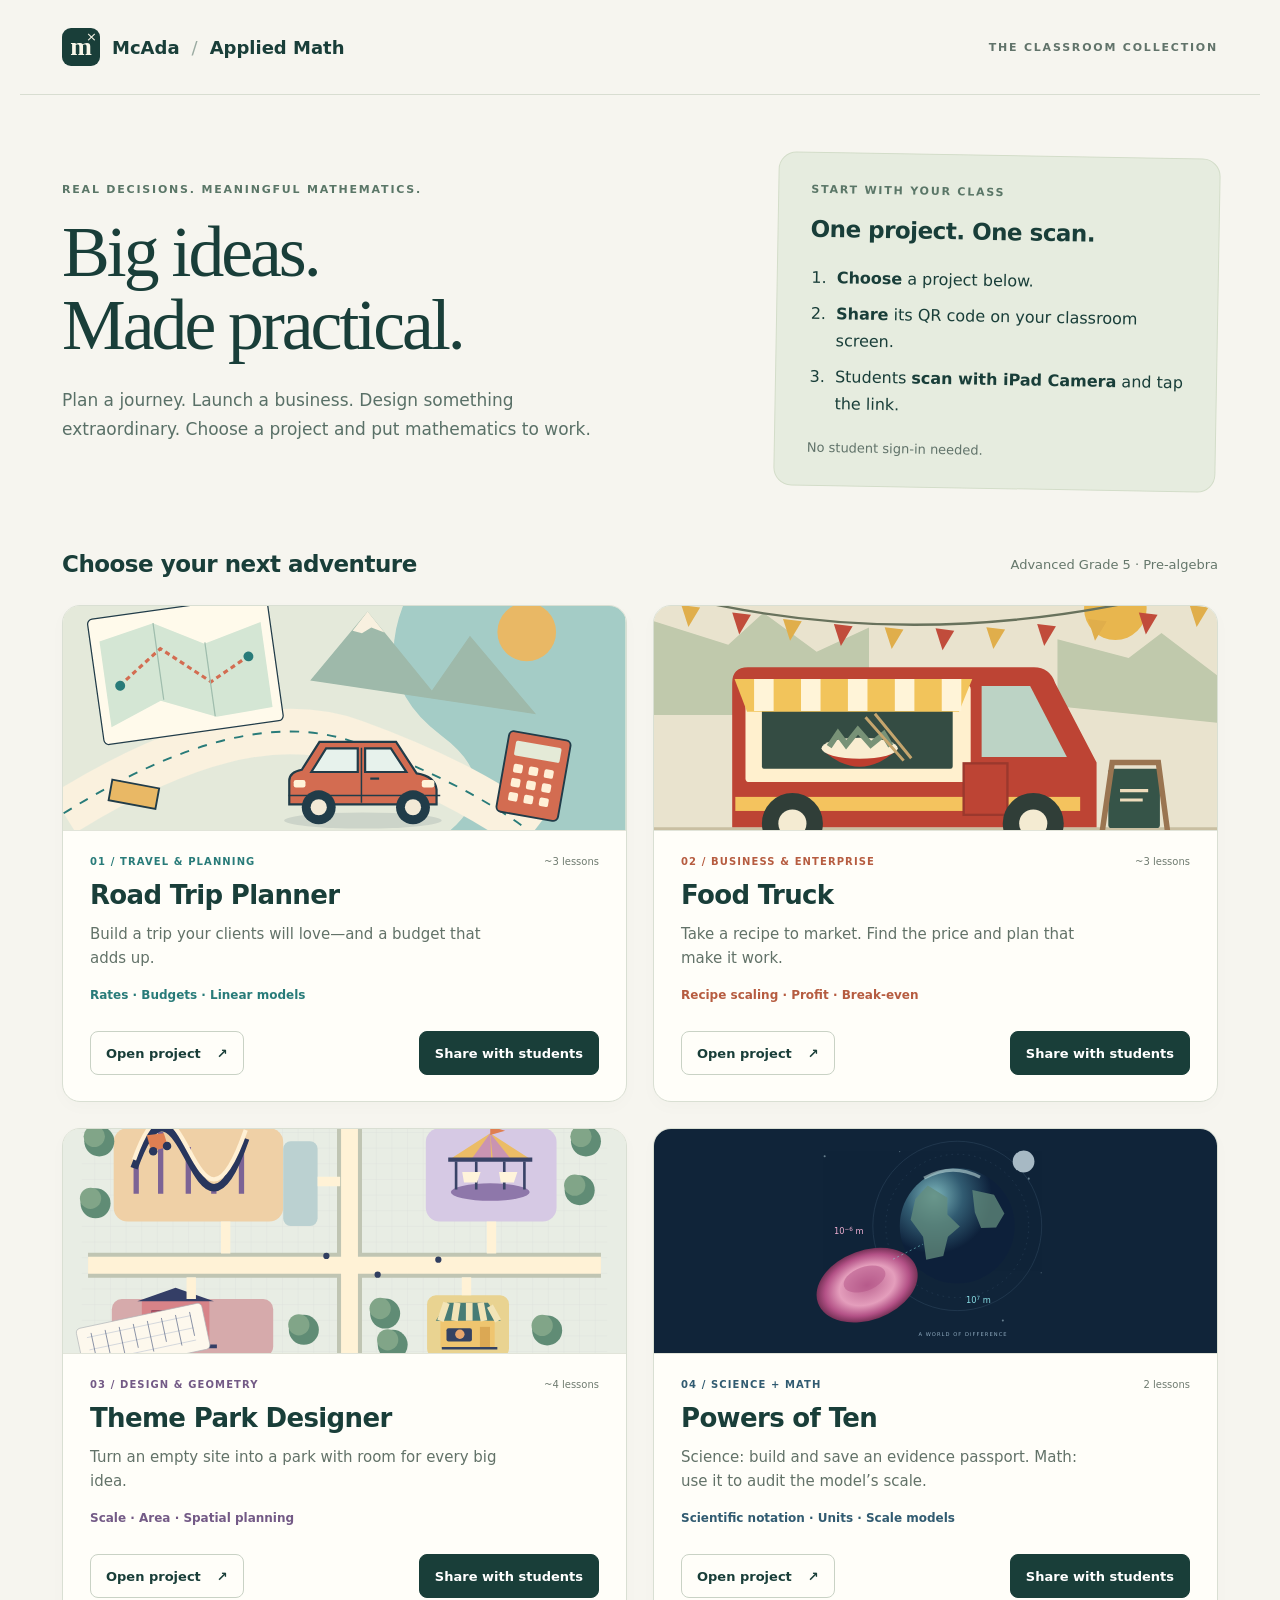
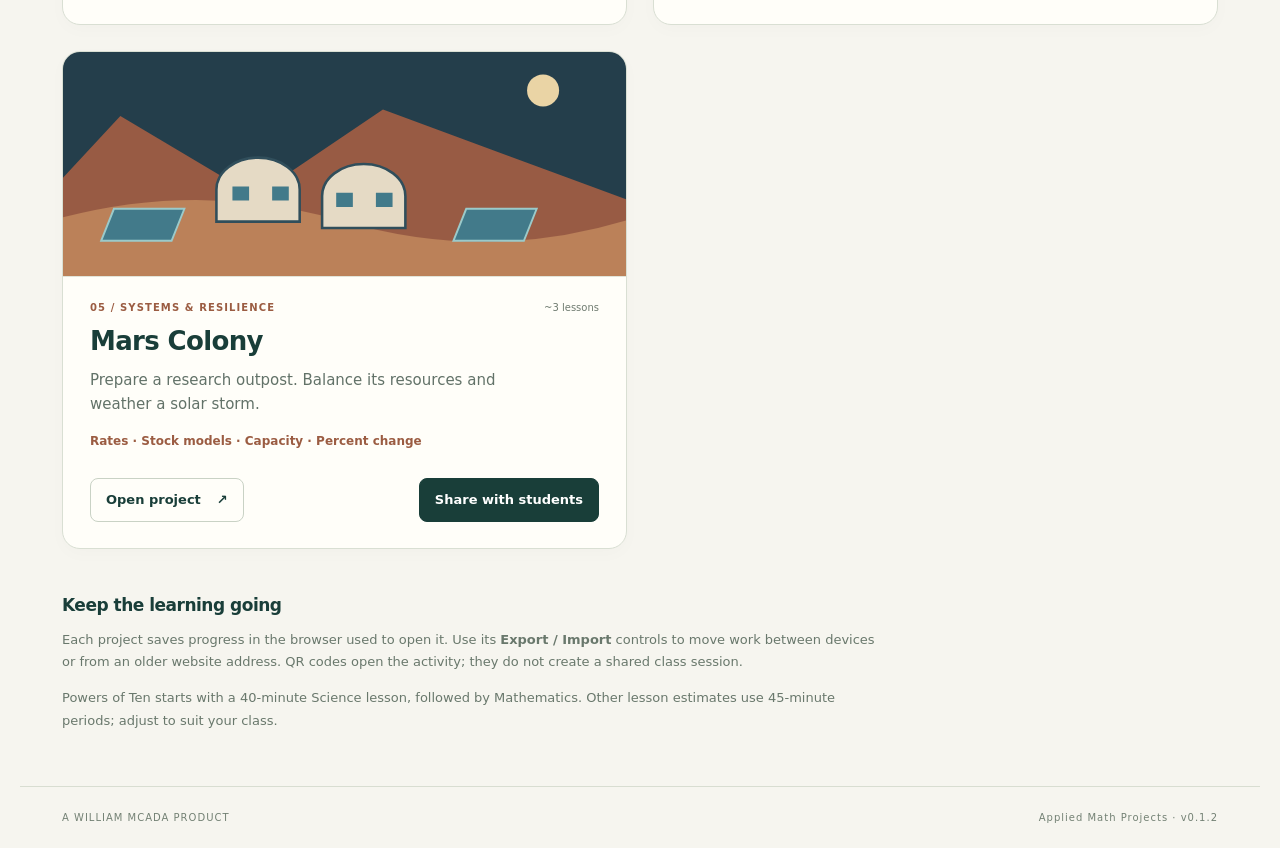
<file: index.html>
<!doctype html>
<html lang="en"><head><meta charset="utf-8"><meta name="viewport" content="width=device-width,initial-scale=1"><meta name="theme-color" content="#183e39"><title>Applied Math Projects · v0.1.2</title><link rel="stylesheet" href="launcher/style.css"><script src="launcher/vendor/qrcode.js" defer></script><script src="launcher/app.js" defer></script></head>
<body><a class="skip" href="#projects">Skip to projects</a><header><a class="brand" href="./"><span class="mark">m<span>×</span></span> McAda <b>/</b> Applied Math</a><span class="tag">THE CLASSROOM COLLECTION</span></header>
<main><section class="intro"><div><p class="eyebrow">REAL DECISIONS. MEANINGFUL MATHEMATICS.</p><h1>Big ideas.<br>Made practical.</h1><p class="lead">Plan a journey. Launch a business. Design something extraordinary. Choose a project and put mathematics to work.</p></div><aside aria-label="Teacher instructions"><p class="eyebrow">START WITH YOUR CLASS</p><h2>One project. One scan.</h2><ol><li><b>Choose</b> a project below.</li><li><b>Share</b> its QR code on your classroom screen.</li><li>Students <b>scan with iPad Camera</b> and tap the link.</li></ol><p>No student sign-in needed.</p></aside></section>
<section id="projects" aria-labelledby="projects-title"><div class="section-heading"><h2 id="projects-title">Choose your next adventure</h2><p>Advanced Grade 5 · Pre-algebra</p></div><div class="grid">
<article style="--accent:#287b79"><div class="art"><img src="launcher/art/road.svg" alt="Route map, car and travel calculator"></div><div class="card-body"><p class="meta">01 / TRAVEL &amp; PLANNING <span>~3 lessons</span></p><h3>Road Trip Planner</h3><p>Build a trip your clients will love—and a budget that adds up.</p><p class="skills">Rates · Budgets · Linear models</p><div class="actions"><a class="open" href="road-trip-planner/">Open project <span aria-hidden="true">↗</span></a><button data-project="road">Share with students</button></div></div></article>
<article style="--accent:#b65c40"><div class="art"><img src="launcher/art/food.svg" alt="An illustrated festival food truck"></div><div class="card-body"><p class="meta">02 / BUSINESS &amp; ENTERPRISE <span>~3 lessons</span></p><h3>Food Truck</h3><p>Take a recipe to market. Find the price and plan that make it work.</p><p class="skills">Recipe scaling · Profit · Break-even</p><div class="actions"><a class="open" href="food-truck-business-launch/">Open project <span aria-hidden="true">↗</span></a><button data-project="food">Share with students</button></div></div></article>
<article style="--accent:#735a86"><div class="art"><img src="launcher/art/park.svg" alt="Theme park plan with rides, paths and green spaces"></div><div class="card-body"><p class="meta">03 / DESIGN &amp; GEOMETRY <span>~4 lessons</span></p><h3>Theme Park Designer</h3><p>Turn an empty site into a park with room for every big idea.</p><p class="skills">Scale · Area · Spatial planning</p><div class="actions"><a class="open" href="theme-park-designer/">Open project <span aria-hidden="true">↗</span></a><button data-project="park">Share with students</button></div></div></article>
<article style="--accent:#315b71"><div class="art scale"><img src="launcher/art/scale.svg" alt="A cell and planet Earth shown at different scales"></div><div class="card-body"><p class="meta">04 / SCIENCE + MATH <span>2 lessons</span></p><h3>Powers of Ten</h3><p>Science: build and save an evidence passport. Math: use it to audit the model’s scale.</p><p class="skills">Scientific notation · Units · Scale models</p><div class="actions"><a class="open" href="powers-of-ten/">Open project <span aria-hidden="true">↗</span></a><button data-project="scale">Share with students</button></div></div></article>
<article style="--accent:#9b5c42"><div class="art"><img src="launcher/art/mars.svg" alt="Mars research outpost with habitats and solar arrays"></div><div class="card-body"><p class="meta">05 / SYSTEMS &amp; RESILIENCE <span>~3 lessons</span></p><h3>Mars Colony</h3><p>Prepare a research outpost. Balance its resources and weather a solar storm.</p><p class="skills">Rates · Stock models · Capacity · Percent change</p><div class="actions"><a class="open" href="mars-colony/">Open project <span aria-hidden="true">↗</span></a><button data-project="mars">Share with students</button></div></div></article></div></section>
<section class="note"><h2>Keep the learning going</h2><p>Each project saves progress in the browser used to open it. Use its <b>Export / Import</b> controls to move work between devices or from an older website address. QR codes open the activity; they do not create a shared class session.</p><p>Powers of Ten starts with a 40-minute Science lesson, followed by Mathematics. Other lesson estimates use 45-minute periods; adjust to suit your class.</p></section></main>
<footer><span>A WILLIAM MCADA PRODUCT</span><span>Applied Math Projects · v0.1.2</span></footer>
<dialog id="share" aria-labelledby="share-title" aria-describedby="scan-instructions"><button class="close" aria-label="Close sharing panel">✕</button><p class="eyebrow">YOUR NEXT PROJECT</p><h2 id="share-title"></h2><p id="scan-instructions">Open iPad Camera, scan the code, then tap the link.</p><div id="qr" role="img" aria-label="QR code for the selected project"></div><a id="project-url"></a><div class="share-actions"><button id="copy">Copy link</button><button id="fullscreen">Full-screen QR</button><a id="launch" class="open">Open project ↗</a></div><p id="status" role="status" aria-live="polite"></p></dialog>
<noscript><p class="note">Project links work without JavaScript. Enable JavaScript to display QR codes.</p></noscript></body></html>
</file>
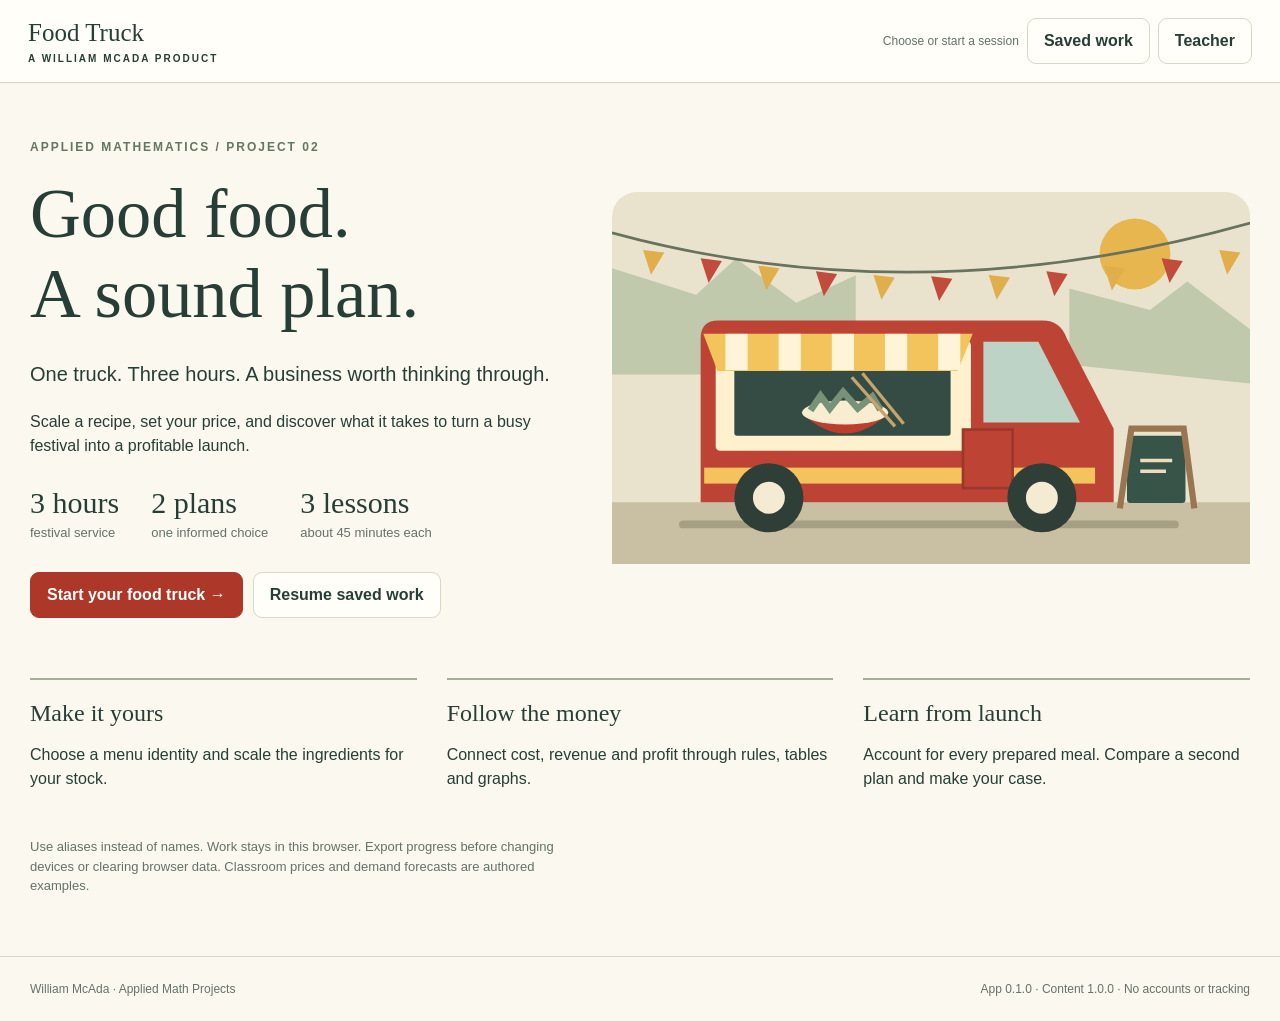
<file: food-truck-business-launch/index.html>
<!doctype html><html lang="en"><head><meta charset="utf-8"><meta name="viewport" content="width=device-width,initial-scale=1"><meta name="theme-color" content="#bb4434"><title>Food Truck • William McAda</title><style>:root{--ink:#273e36;--muted:#647269;--red:#ad382a;--gold:#eaba54;--paper:#fbf8ef;--line:#d6d8c8;--mint:#eaf0e4;--white:#fffef9;font-family:Arial,Helvetica,sans-serif;color:var(--ink);background:var(--paper);font-size:16px;line-height:1.5}*{box-sizing:border-box}body{margin:0}button,input,select,textarea{font:inherit}button,.btn{min-height:46px;cursor:pointer;border:1px solid var(--line);border-radius:9px;padding:10px 16px;background:var(--white);color:var(--ink);font-weight:600}button:hover{border-color:var(--ink);background:#f3eddc}button:disabled{opacity:.5;cursor:not-allowed}.primary{background:var(--red);border-color:var(--red);color:white}.primary:hover{background:#913124;color:white}.danger{color:#9e3027}.quiet{background:transparent}a{color:var(--red)}:focus-visible{outline:3px solid #236dac;outline-offset:3px}.skip{position:absolute;left:12px;top:-100px;z-index:30;background:white;padding:12px}.skip:focus{top:10px}header{padding:18px 28px;border-bottom:1px solid var(--line);display:flex;gap:20px;justify-content:space-between;align-items:center;background:var(--white)}.brand{font-family:Georgia,serif;font-size:25px;line-height:1.2}.credit{font:700 10px Arial;letter-spacing:2px;margin-top:5px}.toolbar{display:flex;align-items:center;gap:8px;flex-wrap:wrap}.save-status{font-size:12px;color:var(--muted);max-width:230px}.shell{max-width:1400px;margin:auto;padding:30px}.hero{display:grid;grid-template-columns:1fr 1.2fr;gap:50px;align-items:center;min-height:530px}.eyebrow{font-size:12px;letter-spacing:2px;font-weight:bold;text-transform:uppercase;color:#637660}h1,h2,h3{font-family:Georgia,serif;line-height:1.13;font-weight:normal}h1{font-size:clamp(40px,5.5vw,76px);margin:18px 0 24px}h2{font-size:30px}h3{font-size:24px;margin:0}p{max-width:75ch}.lead{font-size:20px;line-height:1.6}.hero svg{width:100%;display:block}.stats{display:flex;gap:32px;margin:28px 0}.stats strong{font:30px Georgia;display:block}.stats span{font-size:13px;color:var(--muted)}.features{display:grid;grid-template-columns:repeat(3,1fr);gap:30px;margin-top:35px}.features>div{border-top:2px solid #a4af96;padding-top:20px}.actions{display:flex;gap:10px;flex-wrap:wrap;margin-top:22px}.privacy{font-size:13px;color:var(--muted);margin:30px 0}footer{padding:23px 30px;border-top:1px solid var(--line);display:flex;justify-content:space-between;gap:20px;font-size:12px;color:var(--muted)}.stages{display:grid;grid-template-columns:repeat(8,1fr);gap:7px;margin-bottom:28px}.stages button{text-align:left;font-size:12px;padding:10px}.stages b{display:block;font-size:14px}.stages .active{background:var(--ink);color:white;border-color:var(--ink)}.workspace{display:grid;grid-template-columns:minmax(0,1fr) 240px;gap:30px}.workspace main{min-width:0}.workspace h1{font-size:46px;margin-top:10px}.sidebar{border-left:1px solid var(--line);padding-left:25px;align-self:start}.sidebar svg{width:100%}.sidebar dl{font-size:14px}.sidebar dt{color:var(--muted);margin-top:12px}.sidebar dd{margin:0;font-weight:bold}.note,.notice{padding:16px 20px;background:var(--mint);border-left:4px solid #638266;border-radius:0 8px 8px 0;margin:20px 0}.notice{background:#fff0ce;border-color:var(--gold)}.banner{padding:12px 18px;background:#f5e4b8;margin-bottom:20px;border-radius:8px}.error-summary{background:#f9e8e2;border-left:4px solid var(--red);padding:18px;margin:16px 0}.error-summary button{padding:5px 8px;text-align:left;background:none;border:0}.muted{color:var(--muted);font-size:14px}.group{background:var(--white);border:1px solid var(--line);border-radius:14px;padding:24px;margin:22px 0}.group-head{display:flex;align-items:center;justify-content:space-between;gap:14px;margin-bottom:16px}.group-head small{font-size:11px;letter-spacing:1.5px}.help{min-width:44px;padding:8px;font-family:Georgia,serif;font-size:21px}.fields{display:grid;grid-template-columns:repeat(2,minmax(0,1fr));gap:18px 22px}.field{min-width:0;display:block}.field label,.field legend{font-size:14px;font-weight:bold;display:block;margin-bottom:6px}.field input:not([type=checkbox]),.field select,.field textarea,input.text,select.text,textarea.text{width:100%;min-height:46px;border:1px solid #a8b3a3;border-radius:7px;padding:9px 11px;background:white;color:var(--ink)}.field textarea{min-height:90px;resize:vertical}.field small{font-size:11px;display:block;color:var(--muted);margin-top:4px}.field .feedback{font-size:12px;color:#486749;margin-top:5px}.field .bad{color:var(--red)}.field.wide{grid-column:1/-1}fieldset{border:0;padding:0;margin:0}.checks label{display:flex;gap:12px;align-items:center;min-height:44px}.checks input{width:22px;height:22px}.pill{display:inline-block;font-size:12px;border-radius:30px;background:#e5eddf;padding:5px 10px}.pill.stale{background:#fae8c3}.group-actions{display:flex;align-items:center;justify-content:space-between;gap:12px;margin-top:20px}.cards{display:grid;grid-template-columns:repeat(3,1fr);gap:14px}.card{border:1px solid var(--line);padding:15px;border-radius:12px;background:var(--white)}.card.selected{outline:3px solid var(--gold)}.card svg{width:100%;max-height:130px}.card strong{display:block}table{border-collapse:collapse;width:100%;margin:16px 0;font-size:14px}th,td{text-align:left;border-bottom:1px solid var(--line);padding:9px 8px;vertical-align:top}th{font-size:12px;background:#eeeeda}caption{text-align:left;font-weight:bold;padding:10px 0}.table-wrap{overflow-x:auto}.plan-controls{display:flex;gap:24px;flex-wrap:wrap;margin:20px 0}.plan-controls label{min-width:190px;flex:1}.plan-controls select{width:100%;margin-top:5px}.mini-art{float:right;width:130px;margin-left:16px}.ratio{display:flex;gap:5px;margin:20px 0}.ratio span{padding:10px 14px;background:#edc460;border-radius:5px;font-size:13px}.graph{width:100%;height:auto;background:#fffef9;border:1px solid var(--line);border-radius:10px}.graph text{font:14px Arial;fill:#2b4138}.graph .axis{stroke:#496054;fill:none}.graph .grid{stroke:#e1e3d8;fill:none}.formula{font-family:Georgia,serif;font-size:20px}.fraction{display:inline-flex;vertical-align:middle;flex-direction:column;text-align:center;font-size:.9em;line-height:1.15;margin:0 3px}.fraction span:first-child{border-bottom:1px solid;padding:0 3px}.fraction span:last-child{padding:1px 3px 0}.overlay{position:fixed;inset:0;background:#192e29a8;z-index:50;display:grid;place-items:center;padding:20px}.dialog{width:min(940px,100%);max-height:92dvh;overflow:auto;background:var(--paper);border-radius:16px;padding:26px;box-shadow:0 12px 80px #15271f50}.dialog-head{display:flex;justify-content:space-between;gap:20px;align-items:center}.dialog h2{margin:0}.dialog .row{padding:16px 0;border-bottom:1px solid var(--line)}.dialog .row strong{display:block}.review-form{display:grid;gap:12px;margin:20px 0}.report-preview{background:#d8dacb;padding:12px}.paper{background:white;color:#20392e;margin:14px auto;padding:18px;max-width:780px;break-after:page}.paper:last-child{break-after:auto}.paper h2{font-size:24px;margin:10px 0}.paper h3{font-size:18px;margin:13px 0 6px}.paper p{font-size:12px;margin:6px 0}.paper table{font-size:11px;margin:8px 0}.paper th,.paper td{padding:5px}.paper .paper-head{font-size:10px;border-bottom:1px solid #70866f;padding-bottom:8px}.paper svg{max-height:300px}.paper .graph{max-height:300px}.paper .evidence-table{font-size:9px}.paper .menu-art{width:160px;float:right}.paper .scene{max-width:460px;margin:auto}#print-root{display:none}.bad{color:var(--red)}.success{color:#476d45}.nowrap{white-space:nowrap}.section-rule{margin:25px 0;border:0;border-top:1px solid var(--line)}
@media(max-width:1000px){.workspace{grid-template-columns:minmax(0,1fr)}.sidebar{border-left:0;border-top:1px solid var(--line);padding:20px 0;display:none}.stages{grid-template-columns:repeat(4,1fr)}.hero{gap:25px}.hero h1{font-size:55px}.shell{padding:22px}.toolbar .save-status{max-width:160px}}
@media(max-width:650px){header{padding:15px;align-items:flex-start;flex-direction:column;gap:15px}.shell{padding:16px}.hero{grid-template-columns:1fr;gap:20px;min-height:0}.hero h1{font-size:46px}.hero .visual{grid-row:2}.features{grid-template-columns:1fr;gap:22px}.fields{grid-template-columns:1fr}.cards{grid-template-columns:1fr}.card{display:flex;gap:15px;align-items:center}.card svg{max-width:120px}.stages{grid-template-columns:repeat(2,1fr)}.group{padding:17px}.workspace h1{font-size:38px}footer{flex-direction:column;padding:20px}.stats{gap:25px}.dialog{padding:18px}.overlay{padding:8px}.paper{padding:12px}.mini-art{width:95px}.plan-controls{gap:10px}.toolbar{gap:6px}.toolbar button{padding:8px 12px}}
@media(prefers-reduced-motion:reduce){*{scroll-behavior:auto!important;animation:none!important;transition:none!important}}
@page{size:auto;margin:10mm}@media print{:root{background:white}body{background:white;font:11px Arial}#app,#modal-host,.skip,#import-file{display:none!important}#print-root{display:block}.paper{width:180mm;height:240mm;max-width:none;margin:0 auto;padding:4mm;overflow:visible;break-after:page;page-break-after:always}.paper:last-child{break-after:auto;page-break-after:auto}.paper h2{font-size:21px}.paper p{font-size:11px}.paper svg{max-height:70mm}.paper .graph{max-height:73mm}.paper th,.paper td{padding:4px}.paper .paper-head{font-size:9px}.paper .evidence-table{font-size:8.5px}.no-print{display:none!important}button{display:none!important}*{print-color-adjust:exact;-webkit-print-color-adjust:exact}}
</style></head><body><a class="skip" href="#main">Skip to your work</a><div id="app"></div><div id="modal-host"></div><div id="print-root"></div><input id="import-file" type="file" accept="application/json,.json" hidden><script>/* Food Truck — A WILLIAM MCADA PRODUCT. App 0.1.0, content/schema 1.0.0. */
(function(root){
'use strict';
const VERSION='0.1.0', CONTENT='1.0.0', PREFIX='mcada:food-truck:', clone=x=>JSON.parse(JSON.stringify(x));
const gcd=(a,b)=>{a=a<0n?-a:a;b=b<0n?-b:b;while(b){[a,b]=[b,a%b]}return a||1n};
class Q{
 constructor(n,d=1n){n=BigInt(n);d=BigInt(d);if(!d)throw Error('The denominator cannot be zero.');if(d<0n){n=-n;d=-d}let g=gcd(n,d);this.n=n/g;this.d=d/g}
 add(b){b=q(b);return new Q(this.n*b.d+b.n*this.d,this.d*b.d)} sub(b){return this.add(q(b).neg())} mul(b){b=q(b);return new Q(this.n*b.n,this.d*b.d)} div(b){b=q(b);return new Q(this.n*b.d,this.d*b.n)} neg(){return new Q(-this.n,this.d)} eq(b){b=q(b);return this.n===b.n&&this.d===b.d} cmp(b){b=this.sub(b);return b.n<0n?-1:b.n>0n?1:0} num(){return Number(this.n)/Number(this.d)} str(){return this.d===1n?String(this.n):this.n+'/'+this.d} toJSON(){return this.str()}
 round(places=2){const scale=10n**BigInt(places),n=(this.n<0n?-this.n:this.n)*scale,c=(2n*n+this.d)/(2n*this.d);return new Q(this.n<0n?-c:c,scale)}
 fixed(places=2){const v=this.round(places),scale=10n**BigInt(places),i=v.n*scale/v.d,a=i<0n?-i:i;return (i<0n?'-':'')+(a/scale)+(places?'.'+String(a%scale).padStart(places,'0'):'')}
}
function q(v){if(v instanceof Q)return v;if(typeof v==='number'&&!Number.isFinite(v))throw Error('Use a finite number.');let s=String(v).trim();if(!/^[+-]?(?:\d+(?:\.\d*)?|\.\d+)$/.test(s)||s.replace(/\D/g,'').length>12)throw Error('Use a decimal or a fraction such as 3/4.');let neg=s[0]==='-';s=s.replace(/^[+-]/,'');let [a,b='']=s.split('.');return new Q(BigInt((a||'0')+b)*(neg?-1n:1n),10n**BigInt(b.length))}
function clean(s){if(typeof s!=='string'||s.length>256)throw Error('Use an expression with at most 256 characters.');s=s.trim().replace(/[−–]/g,'-').replace(/[×·]/g,'*').replace(/÷/g,'/');if(s.includes(',')){s=s.replace(/\b\d[\d,]*(?:\.\d+)?/g,t=>{if(!t.includes(','))return t;if(!/^\d{1,3}(,\d{3})+(\.\d+)?$/.test(t))throw Error('Use a decimal point; commas only separate thousands.');return t.replace(/,/g,'')});}return s}
function linear(raw){if(String(raw).length>200)throw Error('Use at most 200 characters.');let s=clean(raw).replace(/\s/g,'');if(!s)throw Error('Enter your answer.');let ts=s.match(/(?:\d+(?:\.\d*)?|\.\d+)|x|[()+*/-]/g)||[];if(ts.join('')!==s)throw Error('Use numbers, x, parentheses, +, −, × and ÷ only.');if(ts.length>100)throw Error('Use at most 100 tokens.');let i=0,depth=0;const pair=(a,b)=>({m:q(a),b:q(b)}),add=(a,b)=>({m:a.m.add(b.m),b:a.b.add(b.b)}),neg=a=>({m:a.m.neg(),b:a.b.neg()});
 function mul(a,b){if(a.m.n&&b.m.n)throw Error('Use a linear rule; x × x is not linear.');return {m:a.m.mul(b.b).add(b.m.mul(a.b)),b:a.b.mul(b.b)}}
 function atom(){let t=ts[i++];if(t==='+'||t==='-'){let a=atom();return t==='-'?neg(a):a}if(t==='('){if(++depth>12)throw Error('Use fewer nested parentheses.');let a=expr();if(ts[i++]!==')')throw Error('Close each parenthesis.');depth--;return a}if(t==='x')return pair(1,0);if(t&&/^[\d.]/.test(t))return pair(0,q(t));throw Error('Check the numbers and operators in your expression.')}
 function term(){let a=atom();while(i<ts.length){let t=ts[i];if(t==='*'||t==='/'){i++;let b=atom();if(t==='/'){if(b.m.n)throw Error('Divide only by a constant number.');if(!b.b.n)throw Error('The denominator cannot be zero.');a={m:a.m.div(b.b),b:a.b.div(b.b)}}else a=mul(a,b)}else if(t==='x'||t==='('){a=mul(a,atom())}else break}return a}
 function expr(){let a=term();while(ts[i]==='+'||ts[i]==='-'){let t=ts[i++],b=term();a=add(a,t==='-'?neg(b):b)}return a}let ans=expr();if(i!==ts.length)throw Error('Check your parentheses and operators.');return ans;
}
function numeric(raw,unit=''){
 if(String(raw).length>64)throw Error('Use at most 64 characters.');
 let s=clean(String(raw));
 const endings={USD:/\s*(?:USD|dollars?)$/i,'USD/portion':/\s*(?:USD|dollars?)\s*\/\s*(?:portion|meal)$/i,kg:/\s*kg$/i,L:/\s*(?:L|liters?)$/i,units:/\s*(?:units?|packages?)$/i,portions:/\s*(?:portions?|meals?)$/i,'%':/\s*%$/};
 if(unit.startsWith('USD'))s=s.replace(/^\$\s*/,'');if(endings[unit])s=s.replace(endings[unit],'');
 const a=linear(s);if(a.m.n)throw Error('Enter a number, not a rule containing x.');return a.b;
}
function equivalent(raw,m,b){const a=linear(raw);return a.m.eq(m)&&a.b.eq(b)}
function equation(raw,m,b){const sides=clean(raw).split('=');if(sides.length!==2)throw Error('Use one equals sign.');const l=linear(sides[0]),r=linear(sides[1]),a=l.m.sub(r.m),c=l.b.sub(r.b);return !!a.n&&c.div(a).eq(q(b).div(m))}
const now=()=>new Date().toISOString(),id=()=>typeof crypto!=='undefined'&&crypto.randomUUID?crypto.randomUUID():'s-'+Date.now().toString(36)+'-'+Math.random().toString(36).slice(2);
const stages=['Festival invitation','Recipe bench','Purchasing ledger','Pricing desk','Investor pitch','Stock and service','Launch weekend','Business review'];
const labels={C01:'Scale the recipe',C02:'Purchase and cost',C03:'Contribution and markup',C04:'Three business functions',C05:'Break-even and first profit',C06:'Table, graph and loss',C07:'Stock, demand and service',C08:'Realized profit and waste',C09:'Compare and recommend',C10:'Individual transfer'};
const ingredients=[['grain','Grain / base','2','kg','5'],['vegetables','Vegetables','3','kg','6'],['protein','Protein','2','kg','20'],['sauce','Sauce','0.5','L','20'],['packaging','Packaging','20','units','0.60']];
const cuisines={bowl:'Rice bowl',wrap:'Wrap',noodle:'Noodles'},demand={9:120,12:90,15:60};
const help={
 C01:['Batch factor','Scale every quantity by the same factor. Use kg, L and whole packages.','Divide prepared portions by 20, then multiply each recipe quantity.','A 10-portion recipe using 1.5 kg needs 4.5 kg for 30 portions.'],
 C02:['Cost per portion','Variable costs grow with prepared stock. Fixed fees happen once.','Multiply quantity by its unit price. Include packaging. Divide variable total by prepared portions.','A $72 batch of 24 portions costs $3 per portion.'],
 C03:['Contribution and markup','Contribution is the amount from each sale available for fixed costs, then profit.','Subtract cost from price. For markup, divide that difference by cost and multiply by 100. Round to 0.1%.','Cost $8 and price $10 give $2 contribution and 25% markup.'],
 C04:['Sold-all functions','Here x means portions both prepared and sold. R is revenue, C expense, P profit.','Use x for the number of portions. Fixed expense is paid once. Enter an equivalent linear rule.','Price 11, variable cost 3 and fee 160 give R=11x, C=160+3x and P=8x−160.'],
 C05:['Break-even','At equality profit is zero. Positive profit requires revenue to be greater.','Enter the exact crossing as a fraction when necessary, then the two whole-number thresholds.','Fee 150 and contribution 6 give break-even 25 and first profit 26.'],
 C06:['Business graph','Horizontal: portions. Vertical: USD. Lines illustrate a sold-all model, not the actual festival.','Complete both tables, then enter their ordered pairs. Use exact fractions for a crossing.','Revenue 200 and expense 250 at 20 sales mean profit −50.'],
 C07:['Three sales limits','Stock, forecast demand and service capacity each limit sales.','Multiply meals/hour by hours. Sales are the smallest limit; select all limits tied at that value.','Stock 50, demand 70 and capacity 60 permit 50 sales, limited by stock.'],
 C08:['Unsold stock','Ingredients and packages for all prepared meals have been purchased.','Revenue uses sold portions. Expense uses prepared portions. Waste is prepared minus sold.','Prepare 50 at cost 3, sell 40 at price 9, fee 100: revenue 360, expense 250, profit 110, waste 10.'],
 C09:['Compare two plans','A revision can trade some profit for less waste. Either plan may be recommended.','Calculate Plan B minus Plan A. Choose a metric, enter its value, and give one short reason.','Profits 120/140 and waste 8/2 mean changes +20 profit and −6 waste.'],
 C10:['Individual transfer','Each learner submits a separate response. Paper or oral work needs a teacher record.','Apply the model or prepared-stock rule to the new given numbers.','Fee 100 with contribution 5 breaks even at 20; the next sale first earns a profit.']
};
function plan(name='A'){return {id:name,p:12,q:100,revision:0,frozen:false,raw:{xStep:'20',yStep:'200'},evidence:{},history:[]}}
function newSession(alias=''){return {schema:'mcada-project-progress',schemaVersion:'1.0.0',projectId:'food-truck',appVersion:VERSION,contentVersion:CONTENT,sessionId:id(),scenarioId:'FT-BASE',teamAlias:alias,truckName:'',cuisineId:'bowl',planner:'A',brief:false,lessonSwaps:[],currentStage:'FT-S01',maxStage:1,activePlan:'A',plans:{A:plan(),B:null},raw:{chosenPlan:'B',transferModeA:'digital',transferModeB:'digital'},evidence:{},attempts:[],reviews:[],support:[],teacherOverrides:[],completedAt:null,localRevision:0,updatedAt:now(),imported:false,duplicateOf:null}}
const stageNumber=s=>Number(s.currentStage.slice(-2));
function model(p=12,stock=100,F=450,v='4.5',D=demand[p],K=96){const price=q(p),variable=q(v),fixed=q(F),c=price.sub(variable),s=Math.min(stock,D,K),waste=stock-s,revenue=price.mul(s),expense=fixed.add(variable.mul(stock)),profit=revenue.sub(expense),crossing=c.cmp(0)>0?fixed.div(c):null;return {p:price,q:stock,v:variable,F:fixed,D,K,s,waste,revenue,expense,profit,c,crossing,firstNonLoss:crossing?Number((crossing.n+crossing.d-1n)/crossing.d):null,firstProfit:crossing?Number(crossing.n/crossing.d)+1:null,markup:c.div(variable).mul(100).round(1),wastePercent:stock?q(waste).div(stock).mul(100).round(1):null,sellThrough:stock?q(s).div(stock).mul(100).round(1):null,overstatement:variable.mul(waste),limits:['stock','demand','capacity'].filter((_,i)=>[stock,D,K][i]===s),R:x=>price.mul(x),C:x=>fixed.add(variable.mul(x)),P:x=>c.mul(x).sub(fixed)}}
const scenario=(s,pid=s.activePlan)=>{const a=s.plans[pid];if(!a)throw Error('Create Plan B first.');return model(a.p,a.q)};
const definitionCache=new WeakMap();
function definitions(s,pid=s.activePlan){const signature=JSON.stringify([pid,s.plans.A.p,s.plans.A.q,s.plans.B?.p,s.plans.B?.q,s.raw.chosenPlan,s.raw.evidenceMetric,s.raw.transferModeA,s.raw.transferModeB]);let cached=definitionCache.get(s);if(cached?.signature===signature)return cached.value;const a=s.plans[pid]||s.plans.A,m=model(a.p,a.q),D={};
const num=(g,k,label,value,unit='',hint='Recheck the calculation using the given values.')=>D[k]={g,label,kind:'numeric',expected:q(value),unit,hint};
const select=(g,k,label,expected,options,hint='Choose the statement that matches this quantity.')=>D[k]={g,label,kind:'select',expected,options,hint};
const expr=(g,k,label,slope,b,prefix)=>D[k]={g,label,kind:'expression',m:q(slope),b:q(b),prefix,hint:'Check both the coefficient of x and the constant.'};
num('C01','factor','Batch factor',a.q/20);for(const [k,n,v,u]of ingredients)num('C01','qty_'+k,n,q(v).mul(a.q/20),u,'Multiply the base recipe quantity by your batch factor.');
for(const [k,n,v,u,p]of ingredients){num('C02','base_'+k,n+' — one batch',q(v).mul(p),'USD');num('C02','prepared_'+k,n+' — prepared stock',q(v).mul(p).mul(a.q/20),'USD');select('C02','class_'+k,n+' cost type','variable',[['variable','Variable: per prepared portion'],['fixed','Fixed: once per launch']]);}
num('C02','baseTotal','One-batch variable cost',90,'USD');num('C02','preparedTotal','Prepared-stock variable cost',q('4.5').mul(a.q),'USD');num('C02','unitCost','Cost per prepared portion','4.5','USD/portion');num('C02','fixedTotal','Fixed launch expense',450,'USD');for(const k of ['stall','hire','setup'])select('C02','class_'+k,({stall:'Stall fee',hire:'Truck hire',setup:'Signs/setup'})[k]+' cost type','fixed',[['variable','Variable: per prepared portion'],['fixed','Fixed: once per launch']]);
num('C03','contribution','Contribution per sale',m.c,'USD/portion');num('C03','markup','Markup — nearest 0.1%',m.markup,'%','Divide the increase by cost, not by selling price.');select('C03','markupBase','Markup denominator','cost',[['cost','Cost per portion'],['price','Selling price']]);select('C03','contributionMeaning','Contribution means…','cover',[['cover','Available per sale for fixed costs, then profit'],['profit','Final profit for the entire event']]);
expr('C04','revenueRule','Revenue R(x)',m.p,0,'R');expr('C04','expenseRule','Expense C(x)',m.v,m.F,'C');expr('C04','profitRule','Profit P(x)',m.c,m.F.neg(),'P');num('C04','profitSlope','Profit coefficient',m.c,'USD/portion');num('C04','profitConstant','Profit constant',m.F.neg(),'USD');select('C04','domain','Available counts','whole',[['whole','Whole portions, 0–120'],['any','Any real number is a possible sale']]);select('C04','assumption','This model assumes…','all',[['all','x portions prepared and all x sold'],['free','Unsold portions have no cost']]);
D.breakEquation={g:'C05',label:'Break-even equality',kind:'equation',m:m.c,b:m.F.neg(),hint:'Set revenue equal to expense, or profit equal to zero.'};num('C05','crossing','Exact continuous crossing',m.crossing,'portions','Use an exact fraction if the crossing is not a whole number.');num('C05','firstNonLoss','First whole count with no loss',m.firstNonLoss,'portions');num('C05','firstProfit','First whole count with positive profit',m.firstProfit,'portions');num('C05','profitBefore','Profit at '+(m.firstProfit-1)+' portions',m.P(m.firstProfit-1),'USD');num('C05','profitAt','Profit at '+m.firstProfit+' portions',m.P(m.firstProfit),'USD');select('C05','breakMeaning','Break-even versus profit','strict',[['strict','Zero at equality; positive profit requires more revenue than expense'],['same','Break-even is always the first profitable sale']]);
for(const x of [0,60,100])for(const kind of ['R','C']){num('C06','table'+kind+x,kind+'('+x+')',m[kind](x),'USD');num('C06','point'+kind+x+'X',kind+' point at '+x+': horizontal',x,'portions');num('C06','point'+kind+x+'Y',kind+' point at '+x+': vertical',m[kind](x),'USD');}
select('C06','xAxis','Horizontal axis','portions',[['portions','Portions'],['USD','USD']]);select('C06','yAxis','Vertical axis','USD',[['portions','Portions'],['USD','USD']]);D.xStep={g:'C06',label:'Horizontal tick interval',kind:'choice',options:['10','20','30'].map(x=>[x,x]),hint:'Choose a uniform interval.'};D.yStep={g:'C06',label:'Vertical tick interval',kind:'choice',options:['100','200','300'].map(x=>[x,x]),hint:'Choose a uniform interval.'};num('C06','crossX','Crossing: horizontal',m.crossing,'portions');num('C06','crossY','Crossing: vertical',m.R(m.crossing),'USD');num('C06','lossAt30','Profit at 30 portions',m.P(30),'USD');select('C06','lossMeaning','A loss means…','expense',[['expense','Expense exceeds revenue'],['revenue','Revenue exceeds expense']]);
num('C07','capacity','Service capacity',96,'portions');num('C07','forecastDemand','Demand at your price',m.D,'portions');num('C07','sales','Predicted sales',m.s,'portions');D.limits={g:'C07',label:'All limits tied at predicted sales',kind:'set',expected:m.limits,options:[['stock','Prepared stock'],['demand','Forecast demand'],['capacity','Service capacity']],hint:'Choose every quantity equal to the smallest limit.'};
num('C08','actualRevenue','Revenue from sales',m.revenue,'USD');num('C08','actualExpense','Expense for all prepared stock',m.expense,'USD','Expense includes all prepared portions, not only sold portions.');num('C08','actualProfit','Realized profit',m.profit,'USD');num('C08','waste','Unsold portions',m.waste,'portions');num('C08','wastePercent','Waste — nearest 0.1%',m.wastePercent,'%');num('C08','sellThrough','Sell-through — nearest 0.1%',m.sellThrough,'%');select('C08','costBasis','Variable expense uses…','prepared',[['prepared','All prepared portions'],['sold','Only sold portions']]);num('C08','overstatement','Sold-all P(s) overstates profit by…',m.overstatement,'USD');
const A=scenario(s,'A'),B=s.plans.B?scenario(s,'B'):A,chosen=s.raw.chosenPlan==='A'?A:B;num('C09','deltaProfit','Profit change: B − A',B.profit.sub(A.profit),'USD');num('C09','deltaWaste','Waste change: B − A',B.waste-A.waste,'portions');D.chosenPlan={g:'C09',label:'Recommend this plan',kind:'choice',options:[['A','Plan A'],['B','Plan B']]};D.evidenceMetric={g:'C09',label:'Quantity supporting your choice',kind:'choice',options:[['profit','Chosen plan profit'],['waste','Chosen plan waste'],['wastePercent','Chosen plan waste %'],['sales','Chosen plan sales'],['deltaProfit','B − A profit'],['deltaWaste','B − A waste']]};const metrics={profit:[chosen.profit,'USD'],waste:[chosen.waste,'portions'],wastePercent:[chosen.wastePercent,'%'],sales:[chosen.s,'portions'],deltaProfit:[B.profit.sub(A.profit),'USD'],deltaWaste:[B.waste-A.waste,'portions']},metric=metrics[s.raw.evidenceMetric]||metrics.profit;num('C09','evidenceValue','Your numerical evidence',metric[0],metric[1]);D.reason={g:'C09',label:'One sentence supporting your recommendation',kind:'text',hint:'Give one short reason, or ask the teacher to record your oral response.'};
for(const who of ['A','B'])D['transferMode'+who]={g:'C10',label:'Learner '+who+' response mode',kind:'choice',options:[['digital','Digital'],['paper','Paper — teacher records submission'],['oral','Oral — teacher records submission']]};
expr('C10','transferARule','Learner A: profit rule',9,-360,'P');num('C10','transferACross','Learner A: break-even',40,'portions');num('C10','transferAFirst','Learner A: first positive profit',41,'portions');for(const [key,label,value,unit]of [['Revenue','revenue',560,'USD'],['Expense','expense',480,'USD'],['Profit','profit',80,'USD'],['Waste','waste',14,'portions'],['Sell','sell-through',80,'%']])num('C10','transferB'+key,'Learner B: '+label,value,unit);select('C10','transferBBasis','Learner B: expense basis','prepared',[['prepared','All prepared portions'],['sold','Only sold portions']]);
for(const [key,d]of Object.entries(D)){d.key=key;d.id='FT-F'+d.g.slice(1)+'.'+key;d.objectiveId='FT-'+d.g.slice(1);d.global=['C09','C10'].includes(d.g);d.reviewPolicy=d.kind==='text'?'submitted — teacher review':'exact mathematical/structural check';d.help=help[d.g];if(d.g==='C10'&&!key.startsWith('transferMode')){const who=key.startsWith('transferA')?'A':'B';if(s.raw['transferMode'+who]!=='digital')d.kind='notRequired';}}
definitionCache.set(s,{signature,value:D});return D;
}
function target(s,key,pid=s.activePlan){return definitions(s,pid)[key]?.global?s:s.plans[pid]}
function fingerprint(s,key,pid=s.activePlan){const d=definitions(s,pid)[key],val=d.kind==='numeric'?d.expected.str():['expression','equation'].includes(d.kind)?[d.m.str(),d.b.str()]:d.expected||d.options||d.kind;return JSON.stringify([CONTENT,key,d.kind,val,d.g==='C09'?[s.plans.A.p,s.plans.A.q,s.plans.B?.p,s.plans.B?.q,s.raw.chosenPlan,s.raw.evidenceMetric]:null])}
function evaluate(s,key,raw,pid=s.activePlan){const d=definitions(s,pid)[key];if(!d)return 'Unknown field.';try{if(d.kind==='notRequired')return null;if(!String(raw??'').trim())return 'Enter '+d.label.toLowerCase()+'.';if(d.kind==='numeric')return numeric(raw,d.unit).eq(d.expected)?null:d.hint;if(d.kind==='expression'){let text=String(raw).replace(new RegExp('^\\s*'+d.prefix+'\\s*\\(\\s*x\\s*\\)\\s*=','i'),'');return equivalent(text,d.m,d.b)?null:d.hint;}if(d.kind==='equation')return equation(raw,d.m,d.b)?null:d.hint;if(d.kind==='select')return raw===d.expected?null:d.hint;if(d.kind==='choice')return d.options.some(x=>x[0]===raw)?null:'Choose an option.';if(d.kind==='set')return JSON.stringify(String(raw).split(',').filter(Boolean).sort())===JSON.stringify([...d.expected].sort())?null:d.hint;if(d.kind==='text')return raw.trim().length<=600?null:'Use at most 600 characters.';}catch(e){return e.message}return null}
function fieldState(s,key,pid=s.activePlan){const d=definitions(s,pid)[key];if(d.kind==='notRequired')return 'notRequired';const t=target(s,key,pid),r=t.evidence[key];if(!r)return 'unstarted';if(r.fingerprint!==fingerprint(s,key,pid)||r.response!==(t.raw[key]||''))return 'needsRecheck';return r.status}
const valid=(s,key,pid=s.activePlan)=>['verified','overridden','notRequired'].includes(fieldState(s,key,pid));
const keys=(s,g,pid=s.activePlan)=>{const d=definitions(s,pid);return Object.keys(d).filter(k=>d[k].g===g)};
const groupOK=(s,g,pid=s.activePlan)=>keys(s,g,pid).every(k=>valid(s,k,pid));
function check(s,g,pid=s.activePlan){if(s.attempts.length+keys(s,g,pid).length>10000)throw Error('History limit reached. Export this session and begin a new one.');const errors=[];for(const k of keys(s,g,pid)){if(fieldState(s,k,pid)==='verified'||fieldState(s,k,pid)==='notRequired')continue;const t=target(s,k,pid),raw=t.raw[k]||'',error=evaluate(s,k,raw,pid),fp=fingerprint(s,k,pid),old=t.evidence[k],attempt={id:id(),key:k,checkpoint:g,plan:definitions(s,pid)[k].global?'session':pid,revision:s.plans[pid].revision,response:raw,passed:!error,timestamp:now(),fingerprint:fp,context:{p:s.plans[pid].p,q:s.plans[pid].q}};s.attempts.push(attempt);t.evidence[k]={status:error?'inProgress':'verified',response:raw,fingerprint:fp,firstAttemptId:old?.fingerprint===fp?old.firstAttemptId:attempt.id,lastAttemptId:attempt.id};if(error)errors.push({key:k,message:error});}return errors}
function setRaw(s,key,value){const d=definitions(s)[key];if(!d)throw Error('Unknown field.');if(!d.global&&s.plans[s.activePlan].frozen)throw Error('Plan A is preserved. Create Plan B or duplicate this session.');if(String(value).length>(d.kind==='text'?600:200))throw Error('This answer is too long.');target(s,key).raw[key]=String(value)}
function changePlan(s,key,value){const a=s.plans[s.activePlan];if(a.frozen)throw Error('Plan A is preserved. Change Plan B instead.');value=Number(value);if(key==='p'?![9,12,15].includes(value):key==='q'?![60,80,100,120].includes(value):true)throw Error('Choose a supported price or stock.');if(a[key]===value)return;if(a.history.length>=100)throw Error('Revision limit reached. Export and start a new comparison.');a.history.push({p:a.p,q:a.q,revision:a.revision,at:now()});a[key]=value;a.revision++;}
function allPlanOK(s,pid){return !!s.plans[pid]&&['C01','C02','C03','C04','C05','C06','C07','C08'].every(g=>groupOK(s,g,pid))}
function freeze(s){if(s.plans.A.frozen)return false;if(!allPlanOK(s,'A'))throw Error('Finish the Plan A checks first.');s.plans.A.frozen=true;return true}
function createB(s){if(!s.plans.A.frozen)throw Error('Finish the first launch first.');if(!s.plans.B){s.plans.B=clone(s.plans.A);s.plans.B.id='B';s.plans.B.frozen=false;s.plans.B.history=[];for(const r of Object.values(s.plans.B.evidence))r.carriedFrom='A';}s.activePlan='B';s.currentStage='FT-S06';return s.plans.B}
function different(s){return s.plans.B&&(s.plans.A.p!==s.plans.B.p||s.plans.A.q!==s.plans.B.q)}
function transferSubmitted(s,who){return s.raw['transferMode'+who]==='digital'||s.reviews.some(r=>r.key==='transferMode'+who&&r.response===s.raw['transferMode'+who]&&r.reviewer.trim()&&r.note.trim())}
function business(m){if(m.profit.cmp(0)<0)return {code:'rethink',title:'Business rethink'};if(m.profit.cmp(150)>=0&&10*m.waste<=m.q)return {code:'success',title:'Festival success'};return {code:'viable',title:'Viable first launch'}}
function outcome(s){if(!s.plans.A.frozen||!different(s)||!allPlanOK(s,'A')||!allPlanOK(s,'B')||!groupOK(s,'C09')||!groupOK(s,'C10')||!['A','B'].every(a=>transferSubmitted(s,a)))return {code:'draft',title:'Draft — finish checks'};const overridden=['A','B'].some(pid=>Object.keys(definitions(s,pid)).some(k=>!definitions(s,pid)[k].global&&fieldState(s,k,pid)==='overridden'))||Object.keys(s.evidence).some(k=>fieldState(s,k)==='overridden');if(overridden)return {code:'provisional',title:'Provisional — teacher review'};return business(scenario(s,s.raw.chosenPlan))}
function bypass(s,g,reviewer,reason){if(!reviewer.trim()||reviewer.length>64||!reason.trim()||reason.length>400)throw Error('Enter reviewer alias and a reason (up to 400 characters).');if(!labels[g])throw Error('Unknown checkpoint.');for(const key of keys(s,g)){const t=target(s,key);if(t.frozen)throw Error('Plan A is preserved; duplicate for a new comparison.');if(!valid(s,key))t.evidence[key]={status:'overridden',response:t.raw[key]||'',fingerprint:fingerprint(s,key),firstAttemptId:null,lastAttemptId:null};}s.teacherOverrides.push({checkpoint:g,plan:s.activePlan,reviewer,reason,at:now()})}
function review(s,key,reviewer,note,status='pending'){if(!['reason','transferModeA','transferModeB'].includes(key)||!reviewer.trim()||reviewer.length>64||!note.trim()||note.length>400||!['pending','verified','revise'].includes(status))throw Error('Enter reviewer alias, note and review status.');if(key==='reason'&&!s.raw.reason){s.raw.reason='Oral response recorded: '+note;check(s,'C09');}s.reviews.push({key,response:s.raw[key]||'',fingerprint:fingerprint(s,key),reviewer,note,status,at:now()})}
function reviewStatus(s,key){return [...s.reviews].reverse().find(r=>r.key===key&&r.response===(s.raw[key]||'')&&r.fingerprint===fingerprint(s,key))?.status||'pending'}
function stageGroups(n){return ({2:['C01'],3:['C02'],4:['C03'],5:['C04','C05','C06'],6:['C07'],7:['C08'],8:['C09','C10']})[n]||[]}
function missing(s,n){let gs=[];for(let i=2;i<n;i++)gs.push(...stageGroups(i));return gs.filter(g=>!groupOK(s,g))}
function duplicate(s,fresh=false){const c=clone(s);c.sessionId=id();c.localRevision=0;c.duplicateOf=s.sessionId;c.teamAlias=(s.teamAlias+' — copy').slice(0,64);if(fresh){const a=clone(s.plans[s.raw.chosenPlan]||s.plans.A);a.id='A';a.frozen=false;a.history=[];c.plans={A:a,B:null};c.activePlan='A';c.currentStage='FT-S02';c.raw={chosenPlan:'B',transferModeA:'digital',transferModeB:'digital'};c.evidence={};c.completedAt=null;}return c}
function validateSession(raw,imported=true){
const fail=msg=>{throw Error(msg)},obj=x=>x&&typeof x==='object'&&!Array.isArray(x),allowed=(o,ks)=>obj(o)&&Object.keys(o).every(k=>ks.includes(k)),str=(x,n)=>typeof x==='string'&&x.length<=n;
if(!obj(raw)||!allowed(raw,Object.keys(newSession())))fail('Unsupported session fields.');if(raw.schema!=='mcada-project-progress'||raw.projectId!=='food-truck')fail('This is not Food Truck progress.');if(raw.schemaVersion!=='1.0.0'||raw.contentVersion!==CONTENT||raw.appVersion!==VERSION)fail('Unsupported or future application/content/schema version.');
if(!str(raw.sessionId,100)||!/^[-\w]+$/.test(raw.sessionId)||!str(raw.teamAlias,64)||!str(raw.truckName,64)||!cuisines[raw.cuisineId]||!['A','B'].includes(raw.planner)||typeof raw.brief!=='boolean'||!/^FT-S0[1-8]$/.test(raw.currentStage)||!Number.isInteger(raw.maxStage)||raw.maxStage<stageNumber(raw)||raw.maxStage>8||!['A','B'].includes(raw.activePlan)||raw.scenarioId!=='FT-BASE')fail('Invalid session identity, choices or stage.');
if(!Array.isArray(raw.lessonSwaps)||raw.lessonSwaps.some(n=>![1,2].includes(n))||new Set(raw.lessonSwaps).size!==raw.lessonSwaps.length)fail('Invalid lesson boundary record.');
if(!allowed(raw.plans,['A','B'])||!raw.plans.A||!raw.plans[raw.activePlan])fail('Missing plan.');if(!Number.isSafeInteger(raw.localRevision)||raw.localRevision<0)fail('Invalid stored revision.');
for(const name of ['attempts','reviews','support','teacherOverrides'])if(!Array.isArray(raw[name])||raw[name].length>10000)fail('Invalid or oversized '+name+' history.');
function walk(v,d=0){if(d>15)fail('Save nesting is too deep.');if(typeof v==='number'&&!Number.isFinite(v))fail('Nonfinite saved value.');if(typeof v==='string'&&v.length>2000)fail('Oversized saved string.');if(v&&typeof v==='object')for(const k of Object.keys(v)){if(['__proto__','constructor','prototype'].includes(k))fail('Unsafe saved key.');walk(v[k],d+1)}}walk(raw);
const s=clone(raw),defs=definitions(s,'A');
function validateEvidence(t,isGlobal,pid){if(!obj(t.raw)||!obj(t.evidence))fail('Missing inputs or evidence.');for(const [key,value]of Object.entries(t.raw)){const d=defs[key];if(!d||d.global!==isGlobal||!str(value,d.kind==='text'?600:200))fail('Invalid saved answer: '+key)}for(const [key,r]of Object.entries(t.evidence)){if(!defs[key]||defs[key].global!==isGlobal||!allowed(r,['status','response','fingerprint','firstAttemptId','lastAttemptId','carriedFrom'])||!['verified','inProgress','overridden','needsRecheck'].includes(r.status)||!str(r.response,600)||!str(r.fingerprint,2000))fail('Invalid evidence record.');if(r.status==='overridden'&&!s.teacherOverrides.some(o=>o.checkpoint===defs[key].g&&(isGlobal||o.plan===pid||(pid==='B'&&r.carriedFrom==='A'&&o.plan==='A'&&s.plans.A.evidence[key]?.status==='overridden'))))fail('Bypass record is missing.');}}
for(const pid of ['A','B']){const p=s.plans[pid];if(!p){if(pid==='A')fail('Missing Plan A');continue}if(!allowed(p,['id','p','q','revision','frozen','raw','evidence','history'])||p.id!==pid||![9,12,15].includes(p.p)||![60,80,100,120].includes(p.q)||!Number.isSafeInteger(p.revision)||p.revision<0||typeof p.frozen!=='boolean'||!Array.isArray(p.history)||p.history.length>100)fail('Invalid plan or production choices.');if(pid==='B'&&(p.frozen||!s.plans.A.frozen))fail('Inconsistent comparison history.');for(const h of p.history)if(!allowed(h,['p','q','revision','at'])||![9,12,15].includes(h.p)||![60,80,100,120].includes(h.q)||!Number.isSafeInteger(h.revision)||h.revision<0||!str(h.at,64))fail('Invalid plan history.');validateEvidence(p,false,pid)}
validateEvidence(s,true,'A');
for(const r of s.attempts)if(!allowed(r,['id','key','checkpoint','plan','revision','response','passed','timestamp','fingerprint','context'])||!defs[r.key]||r.checkpoint!==defs[r.key].g||!['A','B','session'].includes(r.plan)||!str(r.id,100)||!str(r.response,600)||typeof r.passed!=='boolean'||!Number.isSafeInteger(r.revision)||r.revision<0||!allowed(r.context,['p','q'])||![9,12,15].includes(r.context.p)||![60,80,100,120].includes(r.context.q))fail('Invalid attempt history.');
for(const r of s.teacherOverrides)if(!allowed(r,['checkpoint','plan','reviewer','reason','at'])||!labels[r.checkpoint]||!['A','B'].includes(r.plan)||!str(r.reviewer,64)||!r.reviewer.trim()||!str(r.reason,400)||!r.reason.trim())fail('Invalid teacher bypass.');
for(const r of s.reviews)if(!allowed(r,['key','response','fingerprint','reviewer','note','status','at'])||!['reason','transferModeA','transferModeB'].includes(r.key)||!str(r.reviewer,64)||!r.reviewer.trim()||!str(r.note,400)||!r.note.trim()||!['pending','verified','revise'].includes(r.status)||!str(r.response,600)||!str(r.fingerprint,2000))fail('Invalid review.');
for(const r of s.support)if(!allowed(r,['group','plan','at'])||!labels[r.group]||!['A','B'].includes(r.plan)||!str(r.at,64))fail('Invalid support history.');
for(const pid of ['A','B'])if(s.plans[pid])for(const key of Object.keys(s.plans[pid].evidence)){const r=s.plans[pid].evidence[key];if(r.status==='verified'&&(r.fingerprint!==fingerprint(s,key,pid)||r.response!==(s.plans[pid].raw[key]||'')||evaluate(s,key,r.response,pid)))r.status='needsRecheck';}
for(const key of Object.keys(s.evidence)){const r=s.evidence[key];if(r.status==='verified'&&(r.fingerprint!==fingerprint(s,key)||r.response!==(s.raw[key]||'')||evaluate(s,key,r.response)))r.status='needsRecheck';}
s.imported=imported||raw.imported===true;return s;
}
function parseImport(text){if(typeof text!=='string'||new TextEncoder().encode(text).length>5*1024*1024)throw Error('Import files must be at most 5 MiB.');let p;try{p=JSON.parse(text)}catch{throw Error('The file is not valid JSON.');}if(p?.schema==='mcada-project-progress-bundle'){if(p.projectId!=='food-truck'||p.schemaVersion!=='1.0.0'||Object.keys(p).some(k=>!['schema','schemaVersion','projectId','exportedAt','sessions'].includes(k))||!Array.isArray(p.sessions)||!p.sessions.length||p.sessions.length>25)throw Error('Invalid Food Truck backup bundle.');if(new Set(p.sessions.map(s=>s.sessionId)).size!==p.sessions.length)throw Error('Duplicate session identities in backup.');return p.sessions.map(s=>validateSession(s));}return [validateSession(p)]}
function bundle(sessions){if(!sessions.length||sessions.length>25)throw Error('Choose between 1 and 25 sessions for a backup.');return {schema:'mcada-project-progress-bundle',schemaVersion:'1.0.0',projectId:'food-truck',exportedAt:now(),sessions}}
class Store{
 constructor(storage){this.storage=storage;this.available=false;try{storage.setItem(PREFIX+'probe','1');if(storage.getItem(PREFIX+'probe')!=='1')throw Error('Storage check failed');storage.removeItem(PREFIX+'probe');this.available=true}catch{}}
 ids(){const a=[];if(!this.available)return a;for(let i=0;i<this.storage.length;i++){let k=this.storage.key(i);if(k?.startsWith(PREFIX+'session:'))a.push(k.slice((PREFIX+'session:').length))}return a}
 read(id){const t=this.storage.getItem(PREFIX+'session:'+id);if(t===null)return null;return validateSession(JSON.parse(t),false)}
 list(){return this.ids().map(id=>{try{return {id,session:this.read(id)}}catch(e){return {id,error:e.message}}})}
 saveMany(sessions){if(!this.available)throw Error('Device storage is unavailable. Export progress before leaving.');const keys=sessions.map(s=>PREFIX+'session:'+s.sessionId),indexKey=PREFIX+'index',all=[...keys,indexKey],old=new Map(all.map(k=>[k,this.storage.getItem(k)]));try{for(let i=0;i<sessions.length;i++)this.storage.setItem(keys[i],JSON.stringify(sessions[i]));this.storage.setItem(indexKey,JSON.stringify(this.ids()));}catch(e){let rollback=true;for(const [k,v]of old){try{if(v===null)this.storage.removeItem(k);else this.storage.setItem(k,v)}catch{rollback=false}}throw Error(rollback?'Could not save. Existing saved work was retained. Export your current work.':'Storage failed during rollback. Keep this page open and export; inspect saved sessions before continuing.')}return true}
 save(s){let prev;try{prev=this.read(s.sessionId)}catch{}if(prev&&prev.localRevision>s.localRevision)throw Error('CONFLICT');const old=s.localRevision,oldTime=s.updatedAt;s.localRevision++;s.updatedAt=now();try{this.saveMany([s])}catch(e){s.localRevision=old;s.updatedAt=oldTime;throw e}return true}
 remove(ids){let failed=[];for(const id of ids){try{this.storage.removeItem(PREFIX+'session:'+id);if(this.storage.getItem(PREFIX+'session:'+id)!==null)failed.push(id)}catch{failed.push(id)}}try{const remain=this.ids();if(remain.length)this.storage.setItem(PREFIX+'index',JSON.stringify(remain));else this.storage.removeItem(PREFIX+'index')}catch{failed.push('session index')}if(failed.length)throw Error('Deletion was incomplete. Records remaining: '+failed.join(', '));return true}
}
function diagnostics(){const checks=[['Recipe cost',ingredients.reduce((a,r)=>a.add(q(r[2]).mul(r[4])),q(0)).eq(90)],['Baseline profit',model().profit.eq(180)],['First positive profit',model().firstProfit===61],['Fractional crossing',model(15,60).crossing.eq(q(300).div(7))],['Unsold expense',model(9,120).profit.eq(-126)],['Equivalent model',equivalent('12x-(450+4.5x)',7.5,-450)]];return checks.map(([name,passed])=>({name,passed}))}
root.FTCore={VERSION,CONTENT,PREFIX,Q,q,linear,numeric,equivalent,equation,now,id,clone,stages,labels,ingredients,cuisines,demand,help,newSession,stageNumber,model,scenario,definitions,target,fingerprint,evaluate,fieldState,valid,keys,groupOK,check,setRaw,changePlan,allPlanOK,freeze,createB,different,transferSubmitted,business,outcome,bypass,review,reviewStatus,stageGroups,missing,duplicate,validateSession,parseImport,bundle,Store,diagnostics};
if(typeof module!=='undefined')module.exports=root.FTCore;
})(typeof globalThis!=='undefined'?globalThis:this);
</script><script>/* Original inline SVG illustrations; mathematical values are supplied by code. */
const FTArt=(()=>{
const wrap=(body,label,view='0 0 720 420')=>`<svg xmlns="http://www.w3.org/2000/svg" viewBox="${view}" role="img" aria-label="${label}">${body}</svg>`;
const bowl=()=>`<path d="M35 86Q100 147 165 86" fill="#bd3d2e"/><ellipse cx="100" cy="85" rx="65" ry="18" fill="#f9edd1"/><path d="M48 82l15-22 14 19 20-25 22 25 22-18 12 20" fill="none" stroke="#789277" stroke-width="10"/><path d="M110 32l65 74M126 26l62 76" stroke="#c5a56d" stroke-width="5"/>`;
const wrapFood=()=>`<path d="M55 40L155 80 110 137 44 77Z" fill="#e3b75e"/><path d="M55 40Q102 30 155 80L142 93Q94 48 47 60Z" fill="#7e9369"/><path d="M66 48l30 1 22 17 22 5" fill="none" stroke="#c74b36" stroke-width="12"/><path d="M59 88l59 20-9 27-39-17Z" fill="#fff8e8"/>`;
const noodles=()=>`<path d="M40 81H162L145 126H59Z" fill="#efc260"/><ellipse cx="100" cy="80" rx="60" ry="16" fill="#fff5d4"/><path d="M57 75q22-25 35 0t32 0t28-2M57 83q22-25 35 0t32 0t28-2" fill="none" stroke="#d8a551" stroke-width="6"/><path d="M120 20l51 63M134 16l54 62" stroke="#4a4439" stroke-width="4"/><path d="M71 57l5-11m21 13 3-15" stroke="#688264" stroke-width="6"/>`;
function menu(c='bowl'){return wrap(({bowl,wrap:wrapFood,noodle:noodles})[c](),'Menu illustration: '+({bowl:'rice bowl',wrap:'wrap',noodle:'noodles'})[c],'0 0 200 155')}
function concept(kind){const shapes={ingredients:`<path d="M35 90h130l-20 42H55Z" fill="#b9905a"/><circle cx="72" cy="72" r="24" fill="#799775"/><circle cx="109" cy="81" r="21" fill="#c74b36"/><path d="M137 36l16 60-26-5Z" fill="#e6b95d"/><path d="M58 55l7-20 9 20" fill="#416752"/>`,sauce:`<path d="M64 37h61l10 98H55Z" fill="#bb3f31"/><rect x="69" y="25" width="51" height="22" rx="5" fill="#484738"/><rect x="62" y="71" width="66" height="37" rx="6" fill="#fff1d1"/><path d="M77 89h34" stroke="#ba3e31" stroke-width="5"/>`,packaging:`<path d="M40 66l59-28 60 30-59 30Z" fill="#f2dbac"/><path d="M40 66v52l60 26V98Z" fill="#caaa78"/><path d="M100 98l59-30v52l-59 24Z" fill="#b88c55"/>`,tray:`<rect x="21" y="38" width="156" height="98" rx="17" fill="#b6b9a4"/><rect x="32" y="49" width="66" height="75" rx="10" fill="#eae2c9"/><rect x="106" y="49" width="60" height="34" rx="8" fill="#789477"/><rect x="106" y="91" width="60" height="33" rx="8" fill="#d17b4a"/>`,capacity:`<path d="M54 37h94v107H54Z" fill="#edbd55"/><path d="M68 60h65M68 80h65M68 100h35" stroke="#3f493f" stroke-width="7"/><circle cx="51" cy="52" r="28" fill="#f8f2e4" stroke="#3f493f" stroke-width="5"/><path d="M51 33v20l14 7" fill="none" stroke="#3f493f" stroke-width="5"/>`};return wrap(shapes[kind]||shapes.tray,'Illustration: '+kind,'0 0 200 165')}
function scene(c='bowl',ending='welcome'){const color=ending==='rethink'?'#9c6557':ending==='viable'?'#c79639':'#bd4434';return wrap(`
<rect width="720" height="420" rx="28" fill="#e9e3ce"/><circle cx="590" cy="70" r="40" fill="#e8b64e"/>
<path d="M0 170L0 86 95 116 140 75 208 125 275 94V206H0M516 195V109l91 24 42-32 71 54v61" fill="#c0c9ac"/>
<path d="M0 46Q345 140 720 35" fill="none" stroke="#68725c" stroke-width="3"/>
${[35,100,165,230,295,360,425,490,555,620,685].map((x,i)=>`<path d="M${x} ${60+Math.sin(x/720*Math.PI)*35}l24 3-15 25Z" fill="${i%2?'#c14c3b':'#e0ae4b'}"/>`).join('')}
<path d="M0 350h720v70H0Z" fill="#c9bfa2"/><path d="M80 375h555" stroke="#a79f84" stroke-width="9" stroke-linecap="round"/>
<path d="M100 165q0-20 20-20h366q20 0 27 20l53 102v83H100Z" fill="${color}"/>
<rect x="117" y="168" width="288" height="124" rx="5" fill="#fff0ce"/><rect x="138" y="187" width="244" height="88" rx="3" fill="#344c43"/>
<path d="M419 169h62l47 91H419Z" fill="#bcd3c5"/><path d="M103 160h304l-17 42H119Z" fill="#f2c45b"/>
${[128,188,248,308,368].map(x=>`<path d="M${x} 160h25v41h-25Z" fill="#fff4d8"/>`).join('')}
<rect x="104" y="311" width="441" height="18" fill="#f4c35e"/><rect x="396" y="268" width="56" height="66" fill="${color}" stroke="#9b382d" stroke-width="3"/>
<circle cx="177" cy="345" r="39" fill="#303e38"/><circle cx="177" cy="345" r="18" fill="#f4ebd2"/><circle cx="485" cy="345" r="39" fill="#303e38"/><circle cx="485" cy="345" r="18" fill="#f4ebd2"/>
<g transform="translate(188,185) scale(.75)">${({bowl,wrap:wrapFood,noodle:noodles})[c]()}</g>
<rect x="581" y="275" width="66" height="76" rx="4" fill="#365448"/><path d="M573 357l13-90h59l12 90" fill="none" stroke="#9a7551" stroke-width="7"/>
${ending==='success'?'<path d="M564 223l12-13 14 7 8-14m-12-22 7-16m30 57 21-6" fill="none" stroke="#bd4434" stroke-width="6"/>':ending==='rethink'?'<rect x="595" y="295" width="39" height="30" fill="#eedcbc"/><path d="M600 302h25m-25 9h19" stroke="#9e6658" stroke-width="3"/>':'<path d="M596 303h36m-36 12h29" stroke="#eedcbc" stroke-width="4"/>'}
`,'Illustrated festival food truck — '+ending)}
return {menu,concept,scene};
})();
</script><script>(function(){'use strict';
const C=FTCore,$=sel=>document.querySelector(sel),esc=s=>String(s??'').replace(/[&<>"']/g,c=>({'&':'&amp;','<':'&lt;','>':'&gt;','"':'&quot;',"'":'&#39;'}[c]));let store;try{store=new C.Store(localStorage)}catch{store=new C.Store(null)}
let session=null,message='',errors=[],saveStatus=store.available?'Choose or start a session':'Storage unavailable — export progress before leaving',saveTimer=null,modalReturn=null,imported=null,printHTML='';
const money=x=>'$'+C.q(x).fixed(2),btn=(text,action,extra='',cls='')=>`<button class="${cls}" data-action="${action}" ${extra}>${text}</button>`,math=v=>{const a=String(v).split('/');return /^-?\d+(?:\.\d+)?\/\d+(?:\.\d+)?$/.test(String(v))?`${a[0].startsWith('-')?'−':''}<span class="fraction"><span>${esc(a[0].replace(/^-/,'').replace(/−/g,''))}</span><span>${esc(a[1])}</span></span>`:esc(String(v).replace(/-/g,'−'))},snum=()=>session?C.stageNumber(session):0;
function save(){if(!session)return false;clearTimeout(saveTimer);try{store.save(session);saveStatus='Saved on this device · '+new Date().toLocaleTimeString();return true}catch(e){saveStatus=e.message==='CONFLICT'?'Newer work exists in another tab':e.message;if(e.message==='CONFLICT')conflict();return false}finally{const el=$('#save-status');if(el)el.textContent=saveStatus}}
function scheduleSave(){clearTimeout(saveTimer);saveStatus='Unsaved edits';const el=$('#save-status');if(el)el.textContent=saveStatus;saveTimer=setTimeout(save,500)}
function header(){return `<header><div><div class="brand">Food Truck</div><div class="credit">A WILLIAM MCADA PRODUCT</div></div><div class="toolbar"><span id="save-status" class="save-status" role="status">${esc(saveStatus)}</span>${session?btn('Save','save')+btn('Export progress','export')+btn('Glossary','glossary'):''}${btn('Saved work','sessions')}${btn('Teacher','teacher')}</div></header>`}
function footer(){return `<footer><span>William McAda · Applied Math Projects</span><span>App ${C.VERSION} · Content ${C.CONTENT} · No accounts or tracking</span></footer>`}
function home(){return `<main id="main" class="shell" tabindex="-1"><div class="hero"><div><div class="eyebrow">Applied mathematics / project 02</div><h1>Good food.<br>A sound plan.</h1><p class="lead">One truck. Three hours. A business worth thinking through.</p><p>Scale a recipe, set your price, and discover what it takes to turn a busy festival into a profitable launch.</p><div class="stats"><div><strong>3 hours</strong><span>festival service</span></div><div><strong>2 plans</strong><span>one informed choice</span></div><div><strong>3 lessons</strong><span>about 45 minutes each</span></div></div><div class="actions">${btn('Start your food truck →','new','','primary')}${btn('Resume saved work','sessions')}</div></div><div class="visual">${FTArt.scene()}</div></div><div class="features"><div><h3>Make it yours</h3><p>Choose a menu identity and scale the ingredients for your stock.</p></div><div><h3>Follow the money</h3><p>Connect cost, revenue and profit through rules, tables and graphs.</p></div><div><h3>Learn from launch</h3><p>Account for every prepared meal. Compare a second plan and make your case.</p></div></div><p class="privacy">Use aliases instead of names. Work stays in this browser. Export progress before changing devices or clearing browser data. Classroom prices and demand forecasts are authored examples.</p></main>`}
function field(key){const d=C.definitions(session)[key],t=C.target(session,key),val=t.raw[key]||'',st=C.fieldState(session,key),error=errors.find(e=>e.key===key),readonly=!d.global&&session.plans[session.activePlan].frozen,attr=`id="f-${key}" data-field="${key}" ${readonly?'disabled':''}`;if(d.kind==='notRequired')return '';
let input;if(d.kind==='select'||d.kind==='choice')input=`<select ${attr}><option value="">Choose…</option>${d.options.map(([v,n])=>`<option value="${esc(v)}" ${val===v?'selected':''}>${esc(n)}</option>`).join('')}</select>`;else if(d.kind==='set')input=`<fieldset ${attr}><legend>${esc(d.label)}</legend><div class="checks">${d.options.map(([v,n])=>`<label><input type="checkbox" data-set="${key}" value="${v}" ${val.split(',').includes(v)?'checked':''} ${readonly?'disabled':''}>${esc(n)}</label>`).join('')}</div></fieldset>`;else if(d.kind==='text')input=`<textarea ${attr} maxlength="600">${esc(val)}</textarea>`;else input=`<input ${attr} value="${esc(val)}" maxlength="${d.kind==='numeric'?64:200}" inputmode="text" autocomplete="off" spellcheck="false" aria-describedby="hint-${key}" ${error?'aria-invalid="true"':''}>`;
return `<div class="field ${d.kind==='text'?'wide':''}">${d.kind!=='set'?`<label for="f-${key}">${esc(d.label)}${d.unit?' ('+esc(d.unit)+')':''}</label>`:''}${input}<small id="hint-${key}">${d.kind==='numeric'?'Calculator allowed · '+(d.unit==='%'?'round as labeled':'exact number or fraction'):d.kind==='expression'?'Enter a rule in x. Equivalent linear forms are accepted.':d.kind==='equation'?'Use =. Equivalent linear equalities are accepted.':d.kind==='text'?'Submitted for teacher review; grammar is not scored.':''}</small>${error?`<div class="feedback bad">${esc(error.message)}</div>`:['verified','overridden','needsRecheck'].includes(st)?`<div class="feedback ${st==='needsRecheck'?'bad':''}">${st==='verified'?'Checked':st==='overridden'?'Teacher bypass · provisional':'Needs recheck'}${t.evidence[key]?.carriedFrom?' · carried from Plan A':''}</div>`:''}</div>`}
function group(g,content=null){const ok=C.groupOK(session,g),a=session.plans[session.activePlan];return `<section class="group" id="group-${g}"><div class="group-head"><div><small>${g} · ${ok?'CURRENT':'YOUR WORK'}</small><h3>${C.labels[g]}</h3></div>${btn('?','help',`data-group="${g}" aria-label="Help: ${C.labels[g]}"`,'help')}</div>${content===null?`<div class="fields">${C.keys(session,g).map(field).join('')}</div>`:content}<div class="group-actions"><span class="muted">${ok?'Current checks recorded':g==='C09'?'Reasoning remains teacher-reviewed':'Check when you are ready.'}</span>${btn('Check '+g,'check',`data-group="${g}" ${a.frozen&&!['C09','C10'].includes(g)?'disabled':''}`,'primary')}</div></section>`}
function priceStock(kind){const a=session.plans[session.activePlan],frozen=a.frozen;return `<label>${kind==='p'?'Selling price (USD/portion)':'Prepared stock (portions)'}<select class="text" data-plan="${kind}" ${frozen?'disabled':''}>${(kind==='p'?[9,12,15]:[60,80,100,120]).map(n=>`<option value="${n}" ${a[kind]===n?'selected':''}>${kind==='p'?'$':''}${n}${kind==='q'?' · '+n/20+' batches':''}</option>`).join('')}</select></label>`}
const demandTable=()=>`<table><caption>Disclosed festival forecast</caption><thead><tr><th>Price per portion</th><th>Forecast demand</th></tr></thead><tbody>${Object.entries(C.demand).map(([p,d])=>`<tr><td>$${p}</td><td>${d} meals</td></tr>`).join('')}</tbody></table><p class="muted">Classroom assumptions—not predictions of a real market.</p>`;
function dataRecipe(){return `<table><caption>One classroom batch · 20 portions</caption><thead><tr><th>Item</th><th>Quantity</th><th>Price</th></tr></thead><tbody>${C.ingredients.map(([k,n,v,u,p])=>`<tr><td>${esc(n)}</td><td>${v} ${u}</td><td>${money(p)}/${u==='units'?'package':u}</td></tr>`).join('')}</tbody></table>`}
function graph(s,pid=s.activePlan,profit=false,teacher=false){const p=s.plans[pid],m=C.scenario(s,pid),ready=teacher||C.groupOK(s,'C06',pid),xs=[10,20,30].includes(Number(p.raw.xStep))?Number(p.raw.xStep):20,ys=profit?300:([100,200,300].includes(Number(p.raw.yStep))?Number(p.raw.yStep):200),xmin=0,xmax=120,ymin=profit?-600:0,ymax=profit?1200:1800,W=760,H=390,L=76,T=25,B=332,R=725,px=x=>L+(x-xmin)/(xmax-xmin)*(R-L),py=y=>B-(y-ymin)/(ymax-ymin)*(B-T);let body=`<rect width="760" height="390" fill="#fffef9"/>`;for(let x=0;x<=120;x+=xs)body+=`<path class="grid" d="M${px(x)} ${T}V${B}"/><text x="${px(x)}" y="${B+22}" text-anchor="middle">${x}</text>`;for(let y=ymin;y<=ymax;y+=ys)body+=`<path class="grid" d="M${L} ${py(y)}H${R}"/><text x="${L-10}" y="${py(y)+5}" text-anchor="end">${y}</text>`;body+=`<path class="axis" d="M${L} ${T}V${B}H${R}"/><text x="400" y="${H-10}" text-anchor="middle">Portions x · whole counts are feasible</text><text x="17" y="180" transform="rotate(-90 17 180)" text-anchor="middle">USD</text>`;if(profit){if(ready)body+=`<path d="M${px(0)} ${py(m.P(0).num())}L${px(120)} ${py(m.P(120).num())}" fill="none" stroke="#344e42" stroke-width="3"/><path d="M${L} ${py(0)}H${R}" stroke="#a54a38" stroke-dasharray="6 5"/><text x="650" y="50">Profit</text>`;}else{for(const kind of ['R','C']){const color=kind==='R'?'#aa3c2d':'#3c6b65';if(ready)body+=`<path d="M${px(0)} ${py(m[kind](0).num())}L${px(120)} ${py(m[kind](120).num())}" fill="none" stroke="${color}" stroke-width="3"/>`;for(const x of [0,60,100]){let xv,yv;try{xv=teacher?x:C.numeric(p.raw['point'+kind+x+'X']||'','portions').num();yv=teacher?m[kind](x).num():C.numeric(p.raw['point'+kind+x+'Y']||'','USD').num()}catch{continue}if(xv>=0&&xv<=120&&yv>=0&&yv<=1800)body+=`<circle cx="${px(xv)}" cy="${py(yv)}" r="5" fill="${color}"/>`;}body+=`<text x="${kind==='R'?480:600}" y="22" fill="${color}">${kind==='R'?'R revenue':'C expense'}</text>`;}if(ready)body+=`<circle cx="${px(m.crossing.num())}" cy="${py(m.R(m.crossing).num())}" r="8" fill="none" stroke="#b79532" stroke-width="3"/>`;}return `<svg class="graph" viewBox="0 0 ${W} ${H}" role="img" aria-label="${profit?'Signed profit graph':'Sold-all revenue and expense graph'}"><title>${profit?'Profit includes negative values':'Your table and ordered pairs have an equivalent data representation'}</title>${body}</svg>`}
function stageContent(){const s=session,n=snum(),a=s.plans[s.activePlan];
if(n===1)return `<p class="lead">Your pair has a trial stall at a community food festival. Plan one menu item for a three-hour service window.</p><div class="note"><strong>The sponsor's brief</strong><p>Earn at least $150 profit and leave no more than 10% of prepared stock unsold. A weaker plan is still worth analyzing.</p></div><div class="fields"><div class="field"><label for="team-alias">Team alias</label><input id="team-alias" data-meta="teamAlias" value="${esc(s.teamAlias)}" maxlength="64"></div><div class="field"><label for="truck-name">Truck name</label><input id="truck-name" data-meta="truckName" value="${esc(s.truckName)}" maxlength="64"></div><div class="field"><label for="planner">Who plans first?</label><select id="planner" data-meta="planner"><option value="A" ${s.planner==='A'?'selected':''}>Learner A — Planner</option><option value="B" ${s.planner==='B'?'selected':''}>Learner B — Planner</option></select></div></div><h2>Choose your menu identity</h2><div class="cards">${Object.entries(C.cuisines).map(([k,v])=>`<button class="card ${s.cuisineId===k?'selected':''}" data-action="cuisine" data-value="${k}" aria-pressed="${s.cuisineId===k}">${FTArt.menu(k)}<strong>${v}</strong></button>`).join('')}</div><p class="muted">All three fictional menu identities use the same classroom ingredient quantities and cost model. This is a mathematical plan, not a cooking recipe.</p><label class="checks"><input type="checkbox" data-meta="brief" ${s.brief?'checked':''}> We will consider both profit and unsold stock.</label><p>The Planner enters and explains. The Checker checks quantities, units and reasoning. Swap roles after lessons one and two.</p>`;
if(n===2)return `<p class="lead">Start with the prepared stock you intend to bring. You can confirm or revise it at Stock and service.</p><div class="plan-controls">${priceStock('q')}</div>${dataRecipe()}<div class="mini-art">${FTArt.concept('tray')}</div><div class="ratio" aria-label="Selected batch count">${Array.from({length:a.q/20},()=>'<span>20 portions</span>').join('')}</div>${group('C01')}`;
if(n===3)return `<p class="lead">Pay for every prepared meal—including its package. Keep those variable purchases separate from the fixed launch fees.</p>${dataRecipe()}<div class="note"><strong>Fixed once per launch</strong><p>Stall $200 · truck hire $150 · signs/setup $100</p></div>${group('C02',`<h4>One batch: line costs</h4><div class="fields">${C.ingredients.map(r=>field('base_'+r[0])).join('')}${field('baseTotal')}</div><hr class="section-rule"><h4>Your ${a.q} prepared portions</h4><div class="fields">${C.ingredients.map(r=>field('prepared_'+r[0])).join('')}${['preparedTotal','unitCost','fixedTotal'].map(field).join('')}</div><hr class="section-rule"><h4>Which costs vary with prepared stock?</h4><div class="fields">${[...C.ingredients.map(r=>'class_'+r[0]),'class_stall','class_hire','class_setup'].map(field).join('')}</div>`)}`;
if(n===4)return `<p class="lead">A price affects both contribution per sale and forecast demand. Read the whole table before choosing.</p>${demandTable()}<div class="plan-controls">${priceStock('p')}</div>${group('C03')}`;
if(n===5)return `<p class="lead">Build a theoretical sold-all model, then connect it to a table, a graph and the first profitable sale.</p><div class="notice"><strong>A different question from launch day</strong><p>Here x portions are prepared and all x are sold. The graph allows 0–120 whole portions. The real festival may sell fewer because of demand or service capacity.</p></div>${group('C04')}${group('C05')}${group('C06',`<h4>Revenue and expense table</h4><div class="fields">${[0,60,100].flatMap(x=>['R','C'].map(k=>field('table'+k+x))).join('')}</div><h4>Build the graph</h4><div class="fields">${['xAxis','yAxis','xStep','yStep'].map(field).join('')}</div><p class="muted">Enter each ordered pair independently. The verified lines appear after the graph check.</p><div class="fields">${[0,60,100].flatMap(x=>['R','C'].flatMap(k=>[field('point'+k+x+'X'),field('point'+k+x+'Y')])).join('')}</div><div style="margin-top:20px">${graph(s)}</div><div class="fields">${['crossX','crossY','lossAt30','lossMeaning'].map(field).join('')}</div>${C.groupOK(s,'C06')?'<h4>The same model as profit</h4>'+graph(s,s.activePlan,true):''}`)}`;
if(n===6)return `<p class="lead">How many meals can this truck actually sell? Preparation, demand and service are different limits.</p><div class="mini-art">${FTArt.concept('capacity')}</div><div class="note"><strong>Service notice</strong><p>32 meals per hour · 3 hours open</p><p>You can prepare food before opening. Preparing more than service capacity is allowed; selling more is not.</p></div><div class="plan-controls">${priceStock('q')}${priceStock('p')}</div>${demandTable()}${group('C07')}`;
if(n===7)return `<p class="lead">Launch follows the published forecast. There is no random sales roll.</p><div style="max-width:650px">${FTArt.scene(s.cuisineId)}</div><div class="note"><strong>${esc(s.truckName)} · Plan ${s.activePlan}</strong><p>${a.q} portions prepared · price ${money(a.p)} · ${C.valid(s,'sales')?esc(a.raw.sales)+' sales checked':'check predicted sales first'}</p></div>${group('C08')}`;
const A=C.scenario(s,'A'),B=s.plans.B?C.scenario(s,'B'):null;
return `<p class="lead">Keep the first launch. Explore a different price or stock quantity, then recommend either plan with evidence.</p>${!s.plans.A.frozen?'<div class="notice">Finish Plan A at Launch weekend before making the comparison.</div>':''}<div class="actions">${btn(s.plans.B?'Revise Plan B':'Create Plan B','createB','', 'primary')}${btn('View preserved Plan A','viewA')}${btn('Duplicate for a fresh comparison','freshCopy')}</div>${B?`<table><caption>Checked launch results</caption><thead><tr><th>Quantity</th><th>Plan A</th><th>Plan B</th></tr></thead><tbody>${[['Price',money(A.p),money(B.p)],['Prepared stock',A.q,B.q],['Sales',A.s,B.s],['Profit',money(A.profit),money(B.profit)],['Unsold portions',A.waste,B.waste],['Waste %',A.wastePercent.fixed(1)+'%',B.wastePercent.fixed(1)+'%']].map(([l,x,y],i)=>`<tr><th>${l}</th><td>${i<2||C.allPlanOK(s,'A')?x:'Needs checks'}</td><td>${i<2||C.allPlanOK(s,'B')?y:'Needs checks'}</td></tr>`).join('')}</tbody></table>${!C.different(s)?'<div class="notice">Plan B must change price or stock. Changing the cuisine does not change its mathematics.</div>':''}${group('C09')}${transferGroup()}${endingPanel()}`:'<p>Plan A is preserved when its launch checks are complete. Plan B begins with unchanged work carried forward; changed quantities require rechecking.</p>'}`;
}
function transferGroup(){return group('C10',`<p class="muted">Take turns. Each learner answers separately without the shared model on screen. Paper/oral submissions require a teacher record.</p><h4>Learner A</h4><p>Fixed fee $360; selling price $14; variable cost $5 per portion. Assume every prepared portion sells.</p><div class="fields">${['transferModeA','transferARule','transferACross','transferAFirst'].map(field).join('')}</div>${session.raw.transferModeA!=='digital'?`<p>Submission: ${C.transferSubmitted(session,'A')?'recorded · '+C.reviewStatus(session,'transferModeA'):'not recorded — ask the teacher'}</p>`:''}<hr class="section-rule"><h4>Learner B</h4><p>Prepare 70 portions at variable cost $4 each. Sell 56 at $10 each. Fixed fee is $200.</p><div class="fields">${['transferModeB','transferBRevenue','transferBExpense','transferBProfit','transferBWaste','transferBSell','transferBBasis'].map(field).join('')}</div>${session.raw.transferModeB!=='digital'?`<p>Submission: ${C.transferSubmitted(session,'B')?'recorded · '+C.reviewStatus(session,'transferModeB'):'not recorded — ask the teacher'}</p>`:''}`)}
function endingPanel(){const o=C.outcome(session),p=session.raw.chosenPlan||'B',m=C.scenario(session,session.plans[p]?p:'A');return `<section class="group"><div class="eyebrow">Your business decision</div><h2>${o.title}</h2>${FTArt.scene(session.cuisineId,o.code)}${!['draft','provisional'].includes(o.code)?`<p>Plan ${p} prepares ${m.q} portions at ${money(m.p)}. It serves ${m.s} customers, earns ${money(m.profit)} profit and leaves ${m.waste} portions unsold (${m.wastePercent.fixed(1)}%).</p><p>Sales limited by: ${m.limits.join(' and ')}.</p>`:'<p>Finish missing or stale evidence. Teacher bypass remains visible and provisional.</p>'}<p class="muted">Reasoning review: ${C.reviewStatus(session,'reason')}. First and final responses, assistance and imported history remain distinct.</p><div class="actions">${btn('Preview / print report','report')}${btn('Print menu / truck card','menu')}${btn('Export progress','export')}</div></section>`}
function sidebar(){const s=session,a=s.plans[s.activePlan];return `<aside class="sidebar" aria-label="Current truck plan">${FTArt.menu(s.cuisineId)}<div class="eyebrow">${esc(s.truckName||'Your food truck')}</div><h3>Plan ${s.activePlan}</h3><dl><dt>Menu identity</dt><dd>${C.cuisines[s.cuisineId]}</dd><dt>Prepared portions</dt><dd>${a.q}</dd><dt>Price per portion</dt><dd>${money(a.p)}</dd><dt>Planner / Checker</dt><dd>${s.planner} / ${s.planner==='A'?'B':'A'}</dd></dl><p class="muted">Classroom costing model. Actual quantities are revealed after their checks.</p>${a.frozen?'<p class="pill">Plan A preserved</p>':''}</aside>`}
function render(focus=false){$('#app').innerHTML=header()+(session?`<div class="shell"><nav class="stages" aria-label="Journey stages">${C.stages.map((name,i)=>btn(`<b>${String(i+1).padStart(2,'0')}</b>${name}`,'stage',`data-stage="${i+1}" ${snum()===i+1?'aria-current="step"':''}`,snum()===i+1?'active':'')).join('')}</nav>${message?`<div class="banner" role="status">${esc(message)}</div>`:''}${!store.available?'<div class="notice">Device storage is unavailable. Keep this page open and export progress frequently.</div>':''}<div class="workspace"><main id="main" tabindex="-1"><div class="eyebrow">Stage ${snum()} of 8 · ${esc(session.teamAlias||'Your team')} · Plan ${session.activePlan}</div><h1>${C.stages[snum()-1]}</h1>${errors.length?`<div class="error-summary" id="errors" role="alert" tabindex="-1"><strong>Check these fields</strong>${errors.map(e=>`<div>${btn(esc(e.message),'focus',`data-key="${esc(e.key)}"`)}</div>`).join('')}</div>`:''}${stageContent()}<div class="actions">${snum()>1?btn('← Back','back'):''}${snum()<8?btn('Check & continue →','next','','primary'):btn('Check final submission','finish','','primary')}${btn('Preview / print report','report')}</div></main>${sidebar()}</div></div>`:home())+footer();if(focus)($('#errors')||$('#main'))?.focus()}
function dialog(title,body){modalReturn=document.activeElement;$('#modal-host').innerHTML=`<div class="overlay"><section class="dialog" role="dialog" aria-modal="true" aria-labelledby="modal-title"><div class="dialog-head"><h2 id="modal-title">${esc(title)}</h2>${btn('Close','close','aria-label="Close dialog"')}</div><div id="dialog-error" role="alert"></div>${body}</section></div>`;$('.dialog button')?.focus()}
function close(){const el=modalReturn;$('#modal-host').innerHTML='';if(el?.isConnected)el.focus()}
function download(obj,name){const text=JSON.stringify(obj,null,2);if(new TextEncoder().encode(text).length>5*1024*1024)throw Error('Export exceeds 5 MiB. Keep the page open and contact the teacher.');const url=URL.createObjectURL(new Blob([text],{type:'application/json'})),a=document.createElement('a');a.href=url;a.download=name;document.body.appendChild(a);a.click();a.remove();setTimeout(()=>URL.revokeObjectURL(url),1500)}
function exportSession(){if(!session)throw Error('Start or resume a session.');save();download(session,'FoodTruck-'+session.sessionId+'.json');message='Progress download requested. Check that the file was saved before leaving.'}
function savedWork(){const rows=store.list();dialog('Saved work',`<p>Each session contains both plans, answers, attempts, reviews and report state. Downloaded backups are separate.</p><div class="actions">${btn('New session','new')}${btn('Import progress','import')}${btn('Export selected backup','backup')}</div><p class="muted">Select up to 25 sessions per backup. Export multiple batches for larger collections.</p>${rows.length?rows.map(row=>`<div class="row"><label class="checks"><input type="checkbox" data-backup="${esc(row.id)}" ${rows.length<=25&&!row.error?'checked':''} ${row.error?'disabled':''}>${row.error?'Unreadable saved session':esc(row.session.teamAlias||'Unnamed pair')}</label><p class="muted">${row.error?esc(row.error):`Stage ${C.stageNumber(row.session)} · ${esc(row.session.truckName)} · ${esc(row.session.updatedAt)}`}</p><div class="actions">${!row.error?btn('Resume','resume',`data-id="${esc(row.id)}"`)+btn('Duplicate','duplicate',`data-id="${esc(row.id)}"`):''}${btn('Delete','delete',`data-id="${esc(row.id)}"`,'danger')}</div></div>`).join(''):'<p>No saved Food Truck sessions on this device.</p>'}<div class="actions">${btn('Clear all Food Truck sessions','clearAll','','danger')}</div>`)}
function confirmDelete(ids){const entries=store.list().filter(r=>ids.includes(r.id));dialog('Delete saved work?',`<p>Delete <strong>${ids.length} Food Truck session(s)</strong>, including both plans, attempts and reviews?</p><p>${entries.map(r=>esc(r.session?.teamAlias||r.id)).join(', ')}</p><p>Local deletion cannot be undone without an exported backup. Downloaded files, Road Trip and fixed classroom content are not removed.</p><div class="actions">${btn('Cancel','sessions')}${btn('Export backup before deletion','deleteBackup')}${btn('Confirm deletion','confirmDelete','','danger')}</div>`);$('#modal-host').dataset.deleteIds=JSON.stringify(ids)}
function backupRows(ids){const rows=ids.map(id=>store.read(id));if(rows.some(x=>!x))throw Error('A selected record cannot be read.');download(C.bundle(rows),'FoodTruck-backup-'+Date.now()+'.json')}
function teacher(){dialog('Teacher workspace',`<p>Local classroom controls. Answers are not securely hidden; records are not tamper-proof. Use aliases.</p><div class="actions">${btn('Teacher reference','teacherPrint')}${btn('Individual transfer slips','slips')}${btn('Run diagnostics','diagnostics')}${btn('Export diagnostics','diagnosticExport')}</div>${session?`<hr class="section-rule"><h3>Review or record a submission</h3><div class="review-form"><label>Reviewer alias<input class="text" id="reviewer" maxlength="64"></label><label>Review target<select class="text" id="review-key"><option value="reason">Recommendation reasoning / oral response</option><option value="transferModeA">Learner A paper/oral submission</option><option value="transferModeB">Learner B paper/oral submission</option></select></label><label>Review status<select class="text" id="review-status"><option value="pending">Submitted — pending review</option><option value="verified">Reviewed</option><option value="revise">Revise</option></select></label><label>Observation / response note<textarea class="text" id="review-note" maxlength="400"></textarea></label>${btn('Record review / submission','review','','primary')}</div><h3>Bypass a faulty or inaccessible checkpoint</h3><p class="muted">Active Plan ${session.activePlan}. Bypassed evidence remains provisional.</p><label>Checkpoint<select class="text" id="bypass-group">${Object.entries(C.labels).map(([g,n])=>`<option value="${g}">${g} ${n}</option>`).join('')}</select></label><label>Reason<textarea class="text" id="bypass-reason" maxlength="400"></textarea></label>${btn('Record teacher bypass','bypass')}`:''}`)}
function value(s,key,pid){const d=C.definitions(s,pid)[key],t=C.target(s,key,pid),st=C.fieldState(s,key,pid),raw=t.raw[key]||'—';return `${math(raw)} <small>(${st==='verified'?'checked':st==='overridden'?'bypassed':st==='notRequired'?'paper/oral':st==='needsRecheck'?'needs recheck':'not checked'})</small>`}
function paperHead(page,title){return `<div class="paper-head">A WILLIAM MCADA PRODUCT · Food Truck · ${esc(session?.teamAlias||'Teacher reference')} · ${new Date().toISOString().slice(0,10)} · App ${C.VERSION} / Content ${C.CONTENT} · ${title} page ${page}</div>`}
function studentReport(){const s=session,pid=s.plans[s.raw.chosenPlan]?s.raw.chosenPlan:s.activePlan,a=s.plans[pid],o=C.outcome(s),v=k=>value(s,k,pid),m=C.scenario(s,pid);const pages=[];
pages.push(`<div class="paper">${paperHead(1,'Business report')}<div class="menu-art">${FTArt.menu(s.cuisineId)}</div><div class="eyebrow">${o.title}${s.imported?' · Imported evidence':''}</div><h2>${esc(s.truckName||'Our food truck')}</h2><p>Recommended/displayed Plan ${pid} · ${C.cuisines[s.cuisineId]} · ${money(a.p)} per portion · ${a.q} prepared</p><p>Planner ${s.planner}; Checker ${s.planner==='A'?'B':'A'}. Three-hour festival. Sponsor targets: profit ≥$150 and waste ≤10%. Classroom costing model.</p><h3>Recipe and purchasing ledger</h3><p>Batch factor: ${v('factor')}. One batch makes 20 portions.</p><table><thead><tr><th>Ingredient</th><th>Prepared quantity</th><th>Unit price</th><th>Base line cost</th><th>Prepared cost</th></tr></thead><tbody>${C.ingredients.map(([k,n,q,u,p])=>`<tr><td>${n}</td><td>${v('qty_'+k)} ${u}</td><td>${money(p)}/${u}</td><td>${v('base_'+k)}</td><td>${v('prepared_'+k)}</td></tr>`).join('')}</tbody></table><p>Batch variable total: ${v('baseTotal')} USD. Prepared variable total: ${v('preparedTotal')} USD.</p><p>Unit cost: ${v('unitCost')} USD/portion. Fixed launch expense: ${v('fixedTotal')} USD.</p><p>Fixed fees: stall 200 + hire 150 + setup 100 USD. Packaging is included for every prepared portion.</p><h3>Price and contribution</h3><p>Contribution: ${v('contribution')} USD/portion. Markup: ${v('markup')}%.</p><p>Markup denominator: ${esc(a.raw.markupBase||'—')}. Contribution interpretation: ${esc(a.raw.contributionMeaning||'—')}.</p><h3>Cost classification</h3><p>${[...C.ingredients.map(r=>[r[0],r[1]]),['stall','Stall'],['hire','Hire'],['setup','Setup']].map(([k,n])=>`${n}: ${esc(a.raw['class_'+k]||'—')}`).join(' · ')}</p><p>This draft/report records submitted work; unchecked values are not certified.</p></div>`);
pages.push(`<div class="paper">${paperHead(2,'Business report')}<h2>Show how the numbers work</h2><p>Sold-all assumption: x portions prepared and all x sold. Whole counts 0–120. Actual festival sales may be lower.</p><p class="formula">R(x) = ${v('revenueRule')} · C(x) = ${v('expenseRule')}</p><p class="formula">P(x) = ${v('profitRule')}</p><p>Profit coefficient: ${v('profitSlope')} USD/portion; constant: ${v('profitConstant')} USD.</p><table><thead><tr><th>Portions</th><th>Revenue</th><th>Expense</th><th>R point entered</th><th>C point entered</th></tr></thead><tbody>${[0,60,100].map(x=>`<tr><td>${x}</td><td>${v('tableR'+x)}</td><td>${v('tableC'+x)}</td><td>(${esc(a.raw['pointR'+x+'X']||'—')}, ${esc(a.raw['pointR'+x+'Y']||'—')})</td><td>(${esc(a.raw['pointC'+x+'X']||'—')}, ${esc(a.raw['pointC'+x+'Y']||'—')})</td></tr>`).join('')}</tbody></table>${graph(s,pid)}<p>Crossing (${v('crossX')}, ${v('crossY')}); profit at 30: ${v('lossAt30')} USD. ${C.groupOK(s,'C06',pid)?'Verified lines shown.':'Only entered points shown; plotting checks pending.'}</p><p>Equality: ${v('breakEquation')}. Exact crossing: ${v('crossing')}.</p><p>First whole non-loss: ${v('firstNonLoss')}; first positive profit: ${v('firstProfit')}. Before: ${v('profitBefore')} USD; at: ${v('profitAt')} USD.</p></div>`);
pages.push(`<div class="paper">${paperHead(3,'Business report')}<h2>A launch. A revision. A decision.</h2><table><thead><tr><th>Quantity</th><th>Plan A</th><th>Plan B</th></tr></thead><tbody>${[['Price','p'],['Prepared stock','q']].map(([l,k])=>`<tr><td>${l}</td><td>${s.plans.A[k]}</td><td>${s.plans.B?.[k]??'Not created'}</td></tr>`).join('')}${[['Capacity','capacity'],['Demand','forecastDemand'],['Sales','sales'],['Revenue USD','actualRevenue'],['Expense USD','actualExpense'],['Profit USD','actualProfit'],['Unsold portions','waste'],['Waste %','wastePercent'],['Sell-through %','sellThrough'],['P(s) overstatement USD','overstatement']].map(([l,k])=>`<tr><td>${l}</td><td>${value(s,k,'A')}</td><td>${s.plans.B?value(s,k,'B'):'—'}</td></tr>`).join('')}</tbody></table><p>Limits A: ${esc(s.plans.A.raw.limits||'—')}; B: ${esc(s.plans.B?.raw.limits||'—')}. Expense uses all prepared portions.</p><p>Profit B−A: ${v('deltaProfit')}; waste B−A: ${v('deltaWaste')}.</p><h3>Recommendation: Plan ${esc(s.raw.chosenPlan||'—')}</h3><p>${esc(s.raw.evidenceMetric||'—')}: ${v('evidenceValue')}</p><p style="overflow-wrap:anywhere">${esc(s.raw.reason||'No recommendation submitted.')}</p><p>Reasoning review: ${C.reviewStatus(s,'reason')}. ${o.title}. ${!['draft','provisional'].includes(o.code)?`Profit ${money(m.profit)}; ${m.waste} portions unsold; sales limited by ${m.limits.join(' and ')}.`:'Complete current checks or review active bypasses.'}</p></div>`);
pages.push(`<div class="paper">${paperHead(4,'Business report')}<h2>Individual work and learning evidence</h2><h3>Learner A</h3><p>Fee $360, price $14, variable cost $5. Mode: ${esc(s.raw.transferModeA)}. P(x): ${v('transferARule')}; break-even: ${v('transferACross')}; first positive profit: ${v('transferAFirst')}.</p><p>Submission: ${C.transferSubmitted(s,'A')?'digital/recorded':'not recorded'} · review ${C.reviewStatus(s,'transferModeA')}.</p><h3>Learner B</h3><p>Prepare 70, sell 56, price $10, variable cost $4, fee $200. Mode: ${esc(s.raw.transferModeB)}. Revenue: ${v('transferBRevenue')}; expense: ${v('transferBExpense')}; profit: ${v('transferBProfit')}; waste: ${v('transferBWaste')}; sell-through: ${v('transferBSell')}%.</p><p>Submission: ${C.transferSubmitted(s,'B')?'digital/recorded':'not recorded'} · review ${C.reviewStatus(s,'transferModeB')}.</p><h3>First attempts and final evidence</h3><table class="evidence-table"><thead><tr><th>Checkpoint</th><th>First checked fields correct</th><th>Final current</th><th>Attempts / help</th></tr></thead><tbody>${Object.entries(C.labels).map(([g,n])=>{const list=s.attempts.filter(a=>a.checkpoint===g),first=new Map();for(const a of list){const key=a.plan+':'+a.key+':'+a.fingerprint;if(!first.has(key))first.set(key,a)}return `<tr><td>${g} ${n}</td><td>${[...first.values()].filter(a=>a.passed).length}/${first.size} field/context first checks</td><td>${C.groupOK(s,g,pid)?'current':'needs checks'}</td><td>${list.length} / ${s.support.filter(x=>x.group===g).length}</td></tr>`}).join('')}</tbody></table><p>Counts describe field submissions, not a mastery score. Plan B may carry unchanged evidence from A. The JSON export preserves raw first/final answers, timestamps, contexts, revisions and reviews.</p><p>${s.teacherOverrides.length} historical bypass records. Imported history: ${s.imported?'yes':'no'}. Separate learner work requires teacher observation; this browser does not certify independence.</p><p>First complete analyzed submission: ${esc(s.completedAt||'not yet complete')}.</p></div>`);return pages.join('')}
function teacherReport(){const rows=[];for(const p of [9,12,15])for(const q of [60,80,100,120]){const m=C.model(p,q);rows.push(`<tr><td>${p}</td><td>${q}</td><td>${m.s}</td><td>${m.revenue.fixed(2)}</td><td>${m.expense.fixed(2)}</td><td>${m.profit.fixed(2)}</td><td>${m.waste} / ${m.wastePercent.fixed(1)}%</td><td>${C.business(m).title}</td></tr>`)}return `<div class="paper">${paperHead(1,'Teacher reference')}<h2>Food Truck · answer reference</h2><p>Classroom constants: batch 20; ingredient line costs 10, 18, 40, 10, 12 → batch $90 → variable $4.50. Fixed $450. Service 32×3=96.</p><p>At q=100: quantities 10 kg, 15 kg, 10 kg, 2.5 L, 100 packages; prepared lines 50, 90, 200, 50, 60; variable total $450.</p><table><thead><tr><th>p</th><th>Contribution</th><th>Markup</th><th>Crossing</th><th>First non-loss / profit</th></tr></thead><tbody>${[9,12,15].map(p=>{const m=C.model(p);return `<tr><td>${p}</td><td>${m.c.fixed(2)}</td><td>${m.markup.fixed(1)}%</td><td>${math(m.crossing.str())}</td><td>${m.firstNonLoss} / ${m.firstProfit}</td></tr>`}).join('')}</tbody></table><p>R=px; C=450+4.5x; P=(p−4.5)x−450. Accept equivalent forms, e.g. 12x−(450+4.5x). A right value at one x is insufficient. Markup divides by cost, not selling price.</p><table><thead><tr><th>p</th><th>q</th><th>s</th><th>Revenue</th><th>Expense</th><th>Profit</th><th>Waste</th><th>Business outcome</th></tr></thead><tbody>${rows.join('')}</tbody></table><p>Outcomes assume complete current evidence with no bypass. $9 break-even 100 cannot be reached with service capacity 96; correct losses must not be rejected.</p></div><div class="paper">${paperHead(2,'Teacher reference')}<h2>Representations, revision and review</h2><p>At p=12, R(0,60,100)=0,720,1200; C=450,720,900; crossing (60,720). At p=15 crossing (${math('300/7')},${math('4500/7')}). Exact fraction required.</p><p>Launch s=min(q,D,96); expense 450+4.5q. At p=12,q=100:90 sold, revenue 1080, expense 900, profit 180, waste 10, sell-through 90%. P(90)=225 overstates by 45.</p><p>A=(12,100),B=(12,80): profit change −30, waste change −10. B=(15,60): profit change 0, waste change −10. Either recommendation may be defensible.</p><h3>Individual transfer</h3><p>A: P(x)=9x−360; equality 40; first positive 41. B: revenue 560, expense 480, profit 80, waste 14, sell-through 80%, prepared stock basis.</p><h3>Accepted forms</h3><p>4.5=4.50=9/2. Linear expanded/factored equivalents pass. $150 or 150 USD in a total-money field; USD/portion is not a total. Counts require exact integer values; percentages rounded half-up to the stated 0.1%.</p><h3>Misconceptions to inspect</h3><p>Revenue is not profit. Fixed fees are paid once. Unsold prepared food still costs money. Break-even is not always the first profitable sale. Demand is not capacity. Check all tied limits.</p><h3>Teacher review</h3><p>Record reasoning or oral/paper transfer with an alias and observation. Structural submission does not grade prose. Teacher bypass remains provisional. First attempts, assistance, carried-forward and imported evidence do not establish independent mastery.</p><h3>Classroom operation</h3><p>Pairs swap roles after lessons 1/2 and export progress. Test the actual iPad, school network and printer. Print A4/Letter portrait 100%, browser headers/footers off. Keep student reports, answer reference and transfer slips separate.</p></div>`}
function slips(){return ['A','B'].map((a,i)=>`<div class="paper">${paperHead(i+1,'Individual transfer')}<h2>Learner ${a} · individual work</h2><p>Alias: _______________________ Date: _______________________</p>${a==='A'?'<p>Fixed fee $360. Price $14 per portion. Variable cost $5 per portion. Assume all prepared portions sell.</p><h3>Write the profit rule.</h3><p>P(x) = __________________________________________</p><h3>Find break-even.</h3><p>________________________________________________</p><h3>Find the first whole count with positive profit.</h3><p>________________________________________________</p>':'<p>Prepare 70 portions at variable cost $4 each. Sell 56 at $10 each. Fixed fee $200.</p>'+['Revenue','Expense','Profit','Unsold portions','Sell-through percent','Does variable expense use prepared or sold portions?'].map(x=>`<h3>${x}</h3><p>________________________________________________</p>`).join('')}<p>Show your work separately. Teacher review: ______________________</p></div>`).join('')}
function menuReport(){const s=session,p=s.plans[s.raw.chosenPlan]?s.raw.chosenPlan:s.activePlan,a=s.plans[p];return `<div class="paper">${paperHead(1,'Menu / truck display card')}<div class="eyebrow">Our festival concept · Plan ${p}</div><h1>${esc(s.truckName||'Food Truck')}</h1><div class="scene">${FTArt.scene(s.cuisineId,C.outcome(s).code)}</div><h2>${C.cuisines[s.cuisineId]} · ${money(a.p)}</h2><p>Three-hour festival · ${a.q} portions planned · ${esc(s.teamAlias)}</p><p>${C.outcome(s).title}. Fictional classroom menu and pricing; not a real food service offer.</p><p>A WILLIAM MCADA PRODUCT · William McAda</p></div>`}
function preview(kind){if(['student','menu'].includes(kind)&&!session)throw Error('Start or resume a session first.');printHTML=kind==='teacher'?teacherReport():kind==='slips'?slips():kind==='menu'?menuReport():studentReport();$('#print-root').innerHTML=printHTML;dialog('Print preview',`<p>Use A4 or Letter, portrait, 100% scale. Disable browser headers/footers. ${kind==='student'?'Four student pages.':kind==='teacher'?'Two teacher reference pages.':kind==='slips'?'Two separate learner slips; no answers.':'One menu/display page.'}</p><div class="actions">${btn('Print / save PDF','print','','primary')}${btn('Close preview','close')}</div><div class="report-preview">${printHTML}</div>`)}
function prereqs(g){const order=['C01','C02','C03','C04','C05','C06','C07','C08'];if(g==='C09')return C.different(session)&&C.allPlanOK(session,'A')&&C.allPlanOK(session,'B')?[]:['Check both distinct plans first.'];if(g==='C10')return C.groupOK(session,'C09')?[]:['Submit the comparison first.'];return order.slice(0,order.indexOf(g)).filter(x=>!C.groupOK(session,x)).map(x=>'Finish '+x+' '+C.labels[x]+' first.');}
function checkGroup(g){const missing=prereqs(g);if(missing.length){errors=missing.map(message=>({key:'group-'+g,message}));return false;}errors=C.check(session,g);save();return !errors.length}
function next(){const n=snum();errors=[];if(n===1){for(const [k,label]of [['teamAlias','team alias'],['truckName','truck name']])if(!session[k].trim())errors.push({key:k,message:'Enter a '+label+'.'});if(!session.brief)errors.push({key:'brief',message:'Confirm both sponsor targets.'});}else{const missing=C.missing(session,n);if(missing.length)errors=missing.map(g=>({key:'group-'+g,message:'Recheck '+g+' '+C.labels[g]+' before continuing.'}));else for(const g of C.stageGroups(n)){if(!C.groupOK(session,g)&&!checkGroup(g))break;}}
if(errors.length){render(true);return;}if(n===7&&session.activePlan==='A')C.freeze(session);if((n===3||n===5)&&!session.lessonSwaps.includes(n===3?1:2)){session.lessonSwaps.push(n===3?1:2);message='Lesson '+(n===3?'1':'2')+' complete. Export progress and swap Planner/Checker roles.';session.planner=session.planner==='A'?'B':'A';}else message='';session.currentStage='FT-S'+String(Math.min(n+1,8)).padStart(2,'0');session.maxStage=Math.max(session.maxStage,n+1);save();render(true)}
function conflict(){dialog('Newer saved work found',`<p>Another tab saved a newer revision. Keep your current edits as a separate copy, or reload the stored session.</p><div class="actions">${btn('Reload stored session','conflictReload')}${btn('Save as copy','conflictCopy','','primary')}${btn('Export current edits','export')}</div>`)}
function focusField(key){const ids={teamAlias:'team-alias',truckName:'truck-name',brief:'main'};const el=document.getElementById('f-'+key)||document.getElementById(key)||document.getElementById(ids[key]||'main');el?.scrollIntoView({block:'center'});el?.focus()}
$('#app').addEventListener('input',e=>{const el=e.target;try{if(el.dataset.field){C.setRaw(session,el.dataset.field,el.value);scheduleSave();}else if(el.dataset.meta&&el.tagName!=='SELECT'&&el.type!=='checkbox'){session[el.dataset.meta]=el.value;scheduleSave();}}catch(err){message=err.message;render();}});
$('#app').addEventListener('change',e=>{const el=e.target;try{if(el.dataset.plan){C.changePlan(session,el.dataset.plan,el.value);message='Plan '+session.activePlan+' updated. Only affected answers need rechecking; earlier responses are retained.';errors=[];save();render();}else if(el.dataset.set){const name=el.dataset.set,values=[...document.querySelectorAll(`input[data-set="${name}"]:checked`)].map(x=>x.value);C.setRaw(session,name,values.join(','));scheduleSave();}else if(el.dataset.field){C.setRaw(session,el.dataset.field,el.value);save();if(['transferModeA','transferModeB','chosenPlan','evidenceMetric','xStep','yStep'].includes(el.dataset.field))render();}else if(el.dataset.meta){session[el.dataset.meta]=el.type==='checkbox'?el.checked:el.value;save();}}catch(err){message=err.message;render();}});
document.addEventListener('click',async e=>{const b=e.target.closest('[data-action]');if(!b)return;const action=b.dataset.action;try{
if(action==='close'){close();return;}
if(action==='new'){clearTimeout(saveTimer);session=C.newSession();message='';errors=[];close();save();render(true);return;}
if(action==='save'){save();return;}
if(action==='sessions'){savedWork();return;}
if(action==='export'){exportSession();if(!$('.dialog'))render();return;}
if(action==='resume'){clearTimeout(saveTimer);session=store.read(b.dataset.id);if(!session)throw Error('This session no longer exists.');errors=[];message='Saved work resumed.';saveStatus='Loaded saved work';close();render(true);return;}
if(action==='duplicate'||action==='freshCopy'){const source=action==='duplicate'?store.read(b.dataset.id):session;session=C.duplicate(source,action==='freshCopy');message='Separate copy created. The original session remains.';errors=[];save();close();render(true);return;}
if(action==='backup'){const ids=[...document.querySelectorAll('[data-backup]:checked')].map(x=>x.dataset.backup);backupRows(ids);$('#dialog-error').textContent='Backup download requested. Check the file before deleting any work.';return;}
if(action==='delete'){confirmDelete([b.dataset.id]);return;}
if(action==='clearAll'){const ids=store.ids();if(!ids.length)throw Error('There are no stored Food Truck sessions to clear.');confirmDelete(ids);return;}
if(action==='deleteBackup'){backupRows(JSON.parse($('#modal-host').dataset.deleteIds));$('#dialog-error').textContent='Backup download requested. Confirm that it exists before choosing deletion.';return;}
if(action==='confirmDelete'){const ids=JSON.parse($('#modal-host').dataset.deleteIds);clearTimeout(saveTimer);try{store.remove(ids);}finally{if(session&&ids.includes(session.sessionId)&&!store.ids().includes(session.sessionId))session=null;}saveStatus='Saved-work list updated';render();savedWork();return;}
if(action==='import'){$('#import-file').click();return;}
if(action==='importCopies'||action==='importReplace'){if(!imported)throw Error('Choose a progress file first.');const rows=imported.map(x=>C.clone(x));for(const r of rows){if(action==='importCopies'){r.duplicateOf=r.sessionId;r.sessionId=C.id();r.localRevision=0;r.teamAlias=(r.teamAlias+' — copy').slice(0,64);}else{const existing=store.read(r.sessionId);r.localRevision=(existing?.localRevision||0)+1;}r.imported=true;}store.saveMany(rows);session=rows[0];imported=null;message='Imported '+rows.length+' session(s). History is labeled imported; current mathematics was revalidated.';errors=[];close();render(true);return;}
if(action==='confirmReplace'){dialog('Replace matching sessions?',`<p>Replace matching Food Truck identities from these validated sessions: ${imported.map(s=>esc(s.teamAlias)).join(', ')}. Original local records will be overwritten; recovery requires a backup.</p><div class="actions">${btn('Cancel','sessions')}${btn('Export matching originals','replaceBackup')}${btn('Confirm replacement','importReplace','','danger')}</div>`);return;}
if(action==='replaceBackup'){backupRows(imported.map(s=>s.sessionId).filter(id=>store.ids().includes(id)));$('#dialog-error').textContent='Originals download requested. Confirm the backup was saved.';return;}
if(action==='teacher'){teacher();return;}
if(action==='diagnostics'){const r=C.diagnostics();dialog('Local diagnostic',`<p>Pure mathematics checks only; no student work is changed.</p>${r.map(x=>`<p>${x.passed?'Passed':'Failed'} · ${x.name}</p>`).join('')}`);return;}
if(action==='diagnosticExport'){download({project:'food-truck',appVersion:C.VERSION,contentVersion:C.CONTENT,checks:C.diagnostics(),stage:session?.currentStage||null,status:session?C.outcome(session).code:null},'FoodTruck-diagnostic.json');return;}
if(action==='teacherPrint'){preview('teacher');return;}
if(action==='slips'){preview('slips');return;}
if(action==='review'){C.review(session,$('#review-key').value,$('#reviewer').value,$('#review-note').value,$('#review-status').value);save();close();render();message='Review recorded.';return;}
if(action==='bypass'){C.bypass(session,$('#bypass-group').value,$('#reviewer').value,$('#bypass-reason').value);save();close();message='Teacher bypass recorded. Required completion remains provisional.';render();return;}
if(action==='conflictReload'){clearTimeout(saveTimer);session=store.read(session.sessionId);close();errors=[];message='Loaded the newer saved revision.';render();return;}
if(action==='conflictCopy'){session=C.duplicate(session);save();close();message='Current edits saved as a separate copy.';render();return;}
if(action==='help'){const g=b.dataset.group;if(session.support.length>=10000)throw Error('Support history is full. Export this session.');session.support.push({group:g,plan:session.activePlan,at:C.now()});save();const h=C.help[g];dialog('Help: '+h[0],['Meaning and format','What to do','Different-number example'].map((t,i)=>`<h3>${t}</h3><p>${h[i+1]}</p>`).join(''));return;}
if(action==='glossary'){dialog('Business glossary',`<div class="cards">${FTArt.concept('ingredients')}${FTArt.concept('sauce')}${FTArt.concept('packaging')}</div><dl>${Object.entries({Batch:'One complete recipe quantity.',Portion:'One meal offered for sale.','Fixed cost':'Expense paid once for the launch.','Variable cost':'Expense for each prepared portion.',Revenue:'Money from sales.',Contribution:'Price minus variable cost per portion.',Markup:'Increase above cost, as a percent of cost.',Profit:'Revenue minus all expenses.','Break-even':'Revenue equals expense; profit is zero.',Demand:'Forecast number of customers wanting a meal.',Capacity:'Maximum meals served during the opening window.',Waste:'Prepared portions left unsold.','Sell-through':'Sold portions as a percent of prepared stock.'}).map(([k,v])=>`<dt><strong>${k}</strong></dt><dd>${v}</dd>`).join('')}</dl>`);return;}
if(action==='report'){preview('student');return;}
if(action==='menu'){preview('menu');return;}
if(action==='print'){$('#print-root').innerHTML=printHTML;window.print();return;}
if(action==='focus'){focusField(b.dataset.key);return;}
if(action==='cuisine'){session.cuisineId=b.dataset.value;save();render();return;}
if(action==='next'){next();return;}
if(action==='back'){session.currentStage='FT-S'+String(Math.max(1,snum()-1)).padStart(2,'0');errors=[];message='';save();render(true);return;}
if(action==='stage'){const n=Number(b.dataset.stage);if(n>session.maxStage){message='Complete the preceding stage to open '+C.stages[n-1]+'.';render();return;}session.currentStage='FT-S'+String(n).padStart(2,'0');errors=[];message='';save();render(true);return;}
if(action==='check'){checkGroup(b.dataset.group);render(true);return;}
if(action==='createB'){C.createB(session);errors=[];message='Plan B starts as a copy. Change its price or stock, then recheck affected work.';save();render(true);return;}
if(action==='viewA'){session.activePlan='A';session.currentStage='FT-S07';errors=[];message='Plan A is preserved. Its inputs cannot be changed; create or revise Plan B.';save();render(true);return;}
if(action==='finish'){errors=[];if(!C.allPlanOK(session,'A')||!C.allPlanOK(session,'B')||!C.different(session)){message='Complete two distinct checked plans before the final submission.';render(true);return;}for(const g of ['C09','C10'])if(!C.groupOK(session,g)&&!checkGroup(g))break;for(const who of ['A','B'])if(!C.transferSubmitted(session,who))errors.push({key:'transferMode'+who,message:'Ask the teacher to record learner '+who+' paper/oral submission.'});const o=C.outcome(session);if(!['draft'].includes(o.code)&&!session.completedAt)session.completedAt=C.now();message=errors.length?'Complete the remaining fields.':o.title+'. Review status stays visible.';save();render(true);return;}
}catch(err){if($('.dialog'))$('#dialog-error').textContent=err.message;else{message=err.message;render();}}});
$('#import-file').addEventListener('change',async e=>{try{const file=e.target.files[0];if(!file)return;if(file.size>5*1024*1024)throw Error('Import files must be at most 5 MiB.');imported=C.parseImport(await file.text());dialog('Review import',`<p>${imported.length} session(s) validated. Existing work has not changed.</p>${imported.map(s=>`<div class="row"><strong>${esc(s.teamAlias)}</strong><p>Stage ${C.stageNumber(s)} · App ${esc(s.appVersion)} · ${store.ids().includes(s.sessionId)?'Identity matches saved work':'New identity'}</p></div>`).join('')}<p>Current answers are rechecked. Reported history is labeled imported and does not certify independent work.</p><div class="actions">${btn('Cancel','sessions')}${btn('Import as new copies','importCopies','','primary')}${btn('Replace matching sessions…','confirmReplace')}</div>`);}catch(err){dialog('Import not applied',`<p class="bad">${esc(err.message)}</p><p>Existing work has not changed.</p>`);}finally{e.target.value=''}});
document.addEventListener('keydown',e=>{if(!$('.dialog'))return;if(e.key==='Escape'){e.preventDefault();close();}if(e.key==='Tab'){const els=[...$('.dialog').querySelectorAll('button,input,select,textarea,a[href]')].filter(x=>!x.disabled);if(!els.length)return;if(e.shiftKey&&document.activeElement===els[0]){e.preventDefault();els.at(-1).focus();}else if(!e.shiftKey&&document.activeElement===els.at(-1)){e.preventDefault();els[0].focus();}}});
$('#modal-host').addEventListener('click',e=>{if(e.target.classList.contains('overlay'))close()});
window.addEventListener('storage',e=>{if(session&&e.key===C.PREFIX+'session:'+session.sessionId){try{const newer=store.read(session.sessionId);if(newer&&newer.localRevision>session.localRevision){clearTimeout(saveTimer);saveStatus='Newer saved work exists in another tab';conflict();}}catch{}}});
window.addEventListener('pagehide',()=>{if(session&&saveTimer)save()});render();
})();
</script></body></html>
</file>
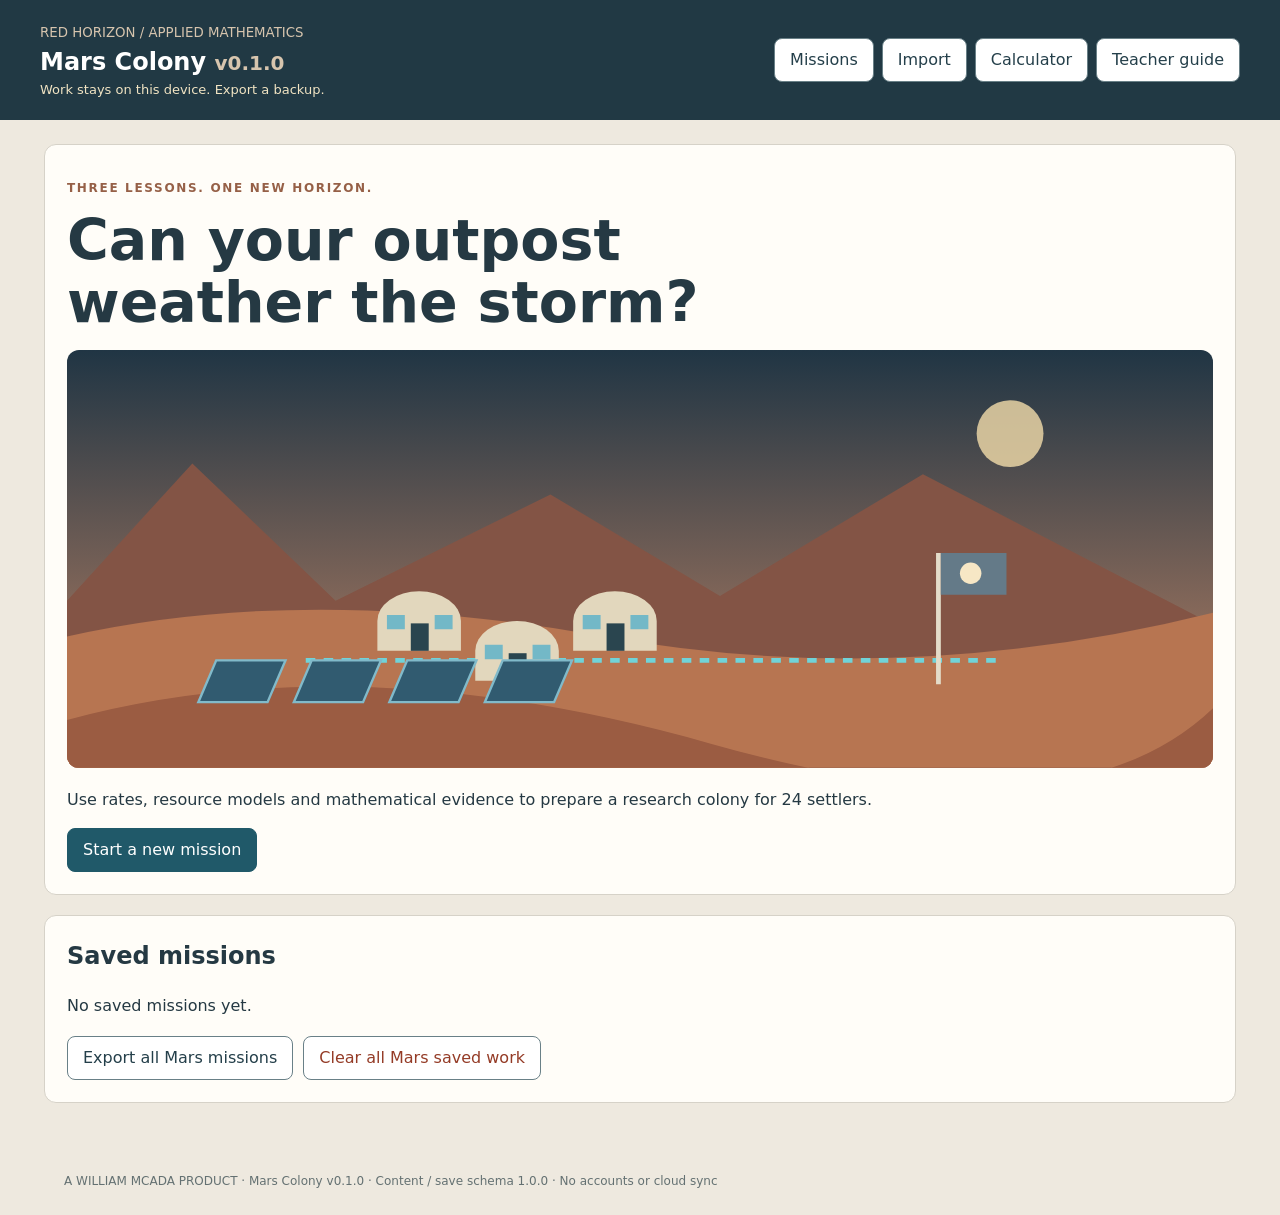
<file: mars-colony/index.html>
<!doctype html><html lang="en"><head><meta charset="utf-8"><meta name="viewport" content="width=device-width,initial-scale=1"><title>Mars Colony · Red Horizon · v0.1.0</title><style>:root{font-family:system-ui,-apple-system,Segoe UI,sans-serif;color:#253943;background:#eee9df;font-size:16px;line-height:1.5}*{box-sizing:border-box}body{margin:0}button,input,select,textarea{font:inherit}button,a.btn{min-height:44px;border:1px solid #698087;border-radius:8px;padding:9px 15px;background:#fff;color:#243f4a;cursor:pointer;text-decoration:none;display:inline-flex;align-items:center;justify-content:center}button:hover{background:#e3f0ef}button.primary{background:#205969;color:white;border-color:#205969}button.danger{color:#943b26}button:disabled{opacity:.55;cursor:default}button:focus-visible,a:focus-visible,input:focus-visible,select:focus-visible,textarea:focus-visible{outline:3px solid #ca6e37;outline-offset:3px}header{background:#213944;color:#fff;padding:20px max(20px,calc((100vw - 1200px)/2));display:flex;align-items:center;justify-content:space-between;gap:20px;flex-wrap:wrap}header h1{font-size:24px;margin:0}header small{color:#d7c5ae}.toolbar{display:flex;gap:8px;flex-wrap:wrap}.shell{max-width:1240px;margin:auto;padding:24px;display:grid;grid-template-columns:220px minmax(0,1fr);gap:24px}nav{align-self:start;position:sticky;top:12px}nav button{width:100%;justify-content:flex-start;margin-bottom:7px;background:transparent;text-align:left}nav [aria-current]{background:#205969;color:white}main{min-width:0}.card,.story,.task{padding:22px;border-radius:12px;margin-bottom:20px}.card,.task{background:#fffdf8;border:1px solid #d6d2c8}.story{background:#314d57;color:#f6ede0;border-left:5px solid #c58a5e}.story h3,.task h3{margin:0 0 8px}.task{border-left:5px solid #2d9295}.eyebrow{font-size:12px;letter-spacing:.14em;text-transform:uppercase;font-weight:750;color:#966047}.hero h2{font-size:clamp(32px,5vw,57px);line-height:1.1;margin:6px 0 16px}.hero{overflow:hidden}.scene{display:block;width:100%;border-radius:12px;margin-bottom:20px}.grid{display:grid;grid-template-columns:repeat(2,minmax(0,1fr));gap:16px}.field{padding:14px;background:#f4f2ec;border:1px solid #ddd9cf;border-radius:9px;min-width:0}.field label{font-weight:600;display:block}.entry{display:flex;gap:8px;align-items:center;margin-top:8px}.entry input,.entry select{min-width:0;width:100%}.help{min-width:44px;width:44px;padding:5px;font-weight:bold}input,select,textarea{border:1px solid #91a0a0;border-radius:6px;padding:10px;min-height:44px;background:white;color:#243943}textarea{width:100%;min-height:80px}label input[type=checkbox]{min-height:auto;width:20px;height:20px;margin-right:10px}.unit,.status{font-size:13px;color:#586a70;margin-top:6px}.checked{color:#216c56}.stale{color:#8b571e}.invalid{border:2px solid #a9422f}.error{color:#9b3525;font-size:14px}.errors{background:#fff0e7;border:2px solid #a95232;padding:18px;margin-bottom:18px;border-radius:8px}.errors a{color:#813722}.actions{display:flex;gap:10px;flex-wrap:wrap;margin-top:18px}h2{margin-top:0}.icon{width:48px;height:48px;flex-shrink:0}.equipment{display:flex;align-items:center;gap:14px;padding:12px;border-bottom:1px solid #ddd}.equipment .detail{flex:1}.equipment input{width:80px}.table-wrap{overflow:auto}table{border-collapse:collapse;width:100%;font-size:15px}th,td{padding:9px;border-bottom:1px solid #d6d9d6;text-align:left}th{background:#e6eeeb}caption{text-align:left;font-weight:700;padding:8px 0}.graph{width:100%;background:white}.notice{padding:12px;background:#f7e5bd;border-radius:8px;margin:12px 0}.badge{border:3px solid #987451;border-radius:50%;width:180px;height:180px;display:flex;flex-direction:column;align-items:center;justify-content:center;text-align:center;margin:20px auto;background:#edf2e5;color:#2e5b5f}.badge strong{font-size:20px}dialog{max-width:640px;width:calc(100% - 30px);max-height:90vh;border:1px solid #8c9b99;border-radius:13px;padding:25px;color:#253943}dialog::backdrop{background:#142d36ba}dialog h2{margin-top:0}.row{display:flex;justify-content:space-between;align-items:center;gap:10px;flex-wrap:wrap}.save{font-size:13px;color:#f1e4c3;max-width:550px}footer{max-width:1200px;margin:25px auto;padding:0 24px;color:#647172;font-size:12px}.subtle{color:#63757a}#print{display:none}.full{grid-column:1/-1}hr{border:0;border-top:1px solid #dad8ce;margin:20px 0}@media(max-width:850px){.shell{display:block;padding:14px}nav{position:static;display:flex;overflow-x:auto;gap:6px;margin-bottom:18px}nav button{min-width:150px;width:auto}header{padding:16px}.grid{grid-template-columns:1fr 1fr}.card,.task,.story{padding:16px}}@media(max-width:540px){.grid{grid-template-columns:1fr}.toolbar button{padding:8px}.equipment{gap:8px}.equipment input{width:65px}}@media print{@page{margin:14mm}body{background:white;font-size:10pt}#app,dialog,footer{display:none!important}#print{display:block}.card{border:none;padding:0}.scene{max-height:60mm}.graph{max-height:70mm}h2,h3,caption{break-after:avoid}tr,.badge,.field{break-inside:avoid}table{font-size:9pt}th,td{padding:4px}.pagebreak{break-before:page}.print-header{font-size:20pt}.grid{display:block}}
</style></head><body><div id="app"></div><dialog id="dialog"></dialog><div id="print"></div><input id="import" type="file" accept="application/json,.json" hidden><script>'use strict';
const MC=(()=>{
const VERSION='0.1.0', KEYS=['water','oxygen','habitat','solar','battery'], BASE={water:3,oxygen:3,habitat:3,solar:4,battery:1,crate:'standard'}, EQUIP={water:[30,8,150,1500],oxygen:[8,12,200,2000],habitat:[24,10,400,3000],solar:[36,0,100,1000],battery:[36,0,80,800]};
const round=x=>Math.round(x*1e8)/1e8;
function number(v){if(typeof v!=='string'&&typeof v!=='number')return NaN;let t=String(v).trim().replace(/−/g,'-');if(!t||t.length>60)return NaN;let a=t.split('/');if(a.length>2)return NaN;const parse=s=>{s=s.trim();if(!/^[+-]?(?:\d{1,3}(?:,\d{3})+|\d+)(?:\.\d+)?$/.test(s))return NaN;return Number(s.replace(/,/g,''))};let n=parse(a[0]);if(a.length===2){let d=parse(a[1]);if(!d)return NaN;n/=d}return Number.isFinite(n)?n:NaN}
function validPlan(p){return p&&KEYS.every(k=>Number.isInteger(p[k])&&p[k]>=0&&p[k]<=12)&&['standard','lean'].includes(p.crate)}
function model(p){if(!validPlan(p))throw Error('Choose whole module counts from 0 to 12.');let food=p.crate==='lean'?158.4:172.8,mass=144+38.4+food+100,cost=p.crate==='lean'?800:1000,load=24;for(let k of KEYS){mass+=p[k]*EQUIP[k][2];cost+=p[k]*EQUIP[k][3];load+=p[k]*EQUIP[k][1]}const rates={water:30*p.water-72,oxygen:8*p.oxygen-19.2,food:-14.4},initial={water:144,oxygen:38.4,food},caps={water:400,oxygen:100,food:200},days=[{day:0,...initial,battery:36*p.battery,unserved:0,resourceShortage:0}];for(let d=1;d<=10;d++){let prev=days[d-1],r={day:d,unserved:0,resourceShortage:0};for(let k of ['water','oxygen','food']){let raw=prev[k]+rates[k];r[k]=round(Math.max(0,Math.min(caps[k],raw)));r.resourceShortage+=Math.max(0,-raw)}let balance=(d>=4&&d<=6?27:36)*p.solar-load,raw=prev.battery+balance;r.battery=round(Math.max(0,Math.min(36*p.battery,raw)));r.unserved=round(Math.max(0,-raw));days.push(r)}let reasons=[];if(p.habitat*8<24||p.habitat*24<72)reasons.push('Habitat capacity or floor area is too small.');if(p.water*30<72)reasons.push('Daily water production is below 72 L/day.');if(p.oxygen*8<19.2)reasons.push('Daily oxygen production is below 19.2 kg/day.');if(days.some(x=>x.resourceShortage>0))reasons.push('A resource runs out during the mission.');if(days.some(x=>x.unserved>0))reasons.push('Stored energy and solar output cannot cover every modeled day.');if(cost>26000)reasons.push('Cost exceeds the 26,000 cr budget.');if(mass>3400)reasons.push('Cargo exceeds 3,400 kg.');let last=days[10],resilient=last.water>=144&&last.oxygen>=38.4&&last.food>=28.8;return {mass:round(mass),cost,load,rates,initial,caps,days,reasons,ending:reasons.length?'Deployment delayed':resilient?'Resilient outpost':'Mission ready',budget:26000-cost,cargo:round(3400-mass),area:24*p.habitat,occupancy:8*p.habitat,perPerson:p.habitat,storm:27*p.solar,normal:36*p.solar,balance:27*p.solar-load}}
const F={};function def(id,stage,label,unit,expected,deps=[],help='Multiply the rate by the number of people or days. Example: 5 people × 2 L/person/day = 10 L/day.',options=null){F[id]={id,stage,label,unit,expected,deps,help,options};}
def('waterDaily',2,'Daily water demand','L/day',()=>72);def('oxygenDaily',2,'Daily oxygen demand','kg/day',()=>19.2);def('foodDaily',2,'Daily food demand','kg/day',()=>14.4);def('waterTotal',2,'Ten-day water demand','L',()=>720);def('oxygenTotal',2,'Ten-day oxygen demand','kg',()=>192);def('foodTotal',2,'Ten-day food demand','kg',()=>144);
for(let [id,u,value]of [['liters','L','stock'],['waterRate','L/day','rate'],['kilograms','kg','stock'],['massRate','kg/day','rate'],['energy','kWh','stock'],['energyRate','kWh/day','rate']])def(id,2,'Classify '+u,'',()=>value,[],'Stock is an amount at a moment; rate is an amount per time. Example: 5 L is stock; 5 L/day is a rate.',['stock','rate']);
def('grams',2,'Convert 0.8 kg to grams','g',()=>800,[],'Multiply kilograms by 1,000. Example: 1.2 kg = 1,200 g.');def('milliliters',2,'Convert 3 L to milliliters','mL',()=>3000,[],'Multiply liters by 1,000. Example: 2 L = 2,000 mL.');
const ceilHelp='Divide demand by one module’s capacity, then round upward to a whole module. Example: 13 ÷ 6 needs 3 modules, whose capacity is 18.';
for(let [id,label,value,unit]of [['minWater','Minimum water modules',3,'modules'],['minOxygen','Minimum oxygen modules',3,'modules'],['minHabitat','Minimum habitats',3,'habitats'],['waterCapacity','Water capacity at the minimum count',90,'L/day'],['oxygenCapacity','Oxygen capacity at the minimum count',24,'kg/day'],['housingCapacity','Occupancy at the minimum count',24,'people']])def(id,3,label,unit,()=>value,[],ceilHelp);
def('area',3,'Selected habitat floor area','m²',s=>model(s.plan).area,['habitat'],'Multiply floor area by habitat count. Example: 2 habitats × 20 m² = 40 m².');def('occupancy',3,'Selected habitat occupancy','people',s=>model(s.plan).occupancy,['habitat'],'Multiply occupancy per habitat by count. Example: 2 habitats × 6 people = 12 people.');def('perPerson',3,'Selected floor area per settler','m²/person',s=>model(s.plan).perPerson,['habitat'],'Divide total area by 24 settlers. Example: 60 m² ÷ 20 people = 3 m²/person.');
for(let[id,label,unit]of [['mass','Total cargo','kg'],['cost','Total cost','cr'],['cargo','Cargo capacity remaining (may be negative)','kg'],['budget','Budget remaining (may be negative)','cr']])def(id,4,label,unit,s=>model(s.plan)[id],[...KEYS,'crate'],'Multiply each equipment count by its mass/cost, add crate contents, then subtract from the limit. Example: a 100 cr limit − 120 cr cost = −20 cr.');
const forecastDeps=['resource','water','oxygen','crate'];
def('initial',5,'Stock equation: initial amount','selected resource units',s=>model(s.plan).initial[s.resource],forecastDeps,'Write stock = initial + net daily change × t. Example: S(t)=50+3t. Enter 50 as initial and 3 as net.');def('net',5,'Stock equation: signed net daily change','units/day',s=>round(model(s.plan).rates[s.resource]),forecastDeps,'Subtract daily use from production. Example: 12 L/day − 15 L/day = −3 L/day. Food has no daily production.');
def('xAxis',5,'Horizontal axis','',()=> 'Earth days',[],'The horizontal axis measures time in 24-hour Earth days.',['Earth days','Resource amount']);def('yAxis',5,'Vertical axis unit','',s=>s.resource==='water'?'L':'kg',forecastDeps,'Use the selected resource’s stock unit; do not use its per-day rate.',['L','kg','kWh','L/day','kg/day']);
for(let d of [0,5,10]){def('table'+d,5,'Table: stock after day '+d,'selected resource units',s=>model(s.plan).days[d][s.resource],forecastDeps,'Start with the initial amount; add net daily change each day. Apply the stated tank cap and record any unmet demand separately. Example: min(100,80+5×6)=100.');def('point'+d,5,'Plot point: y-value at x = '+d,'selected resource units',s=>model(s.plan).days[d][s.resource],forecastDeps,'Enter the ordered pair’s y coordinate from your table. Example: at day 2 with 40 L, plot (2,40).')}
def('percent',6,'Percentage of solar yield remaining','%',()=>75,[],'Subtract the loss from 100%. Example: a 10% reduction leaves 90%.');def('perArray',6,'Storm yield per array','kWh/day',()=>27,[],'Multiply normal yield by the remaining percentage as a decimal. Example: 40 × 0.8 = 32.');
for(let[id,label]of [['load','Total daily electrical load'],['normal','Normal solar output'],['storm','Storm solar output'],['balance','Signed storm surplus / deficit']])def(id,6,label,'kWh/day',s=>model(s.plan)[id],['water','oxygen','habitat','solar'],'Load = fixed load + equipment use. Balance = generation − load. Batteries store kWh; they do not generate kWh/day. Example: 80 − 90 = −10 kWh/day.');
for(let d of [3,4,5,6,7])def('battery'+d,7,'Stored energy at end of day '+d,'kWh',s=>model(s.plan).days[d].battery,KEYS,'Start full. Add daily generation minus load, bounded by zero and usable capacity. Record uncovered shortages separately. Example: 20 stored − 8 deficit = 12 kWh.');
def('unserved',7,'Total unserved energy during days 4–6','kWh',s=>round(model(s.plan).days.slice(4,7).reduce((a,x)=>a+x.unserved,0)),KEYS,'When the battery is empty, record any remaining deficit as unserved. Example: 3 stored − 8 needed leaves 5 kWh unserved.');
for(let[id,label,unit,val]of [['compareCost','Reference B minus A: cost','cr',200],['compareMass','Reference B minus A: cargo','kg',20],['compareBattery','Reference A: stored energy after day 6','kWh',18],['compareSurplus','Reference B: storm daily surplus','kWh/day',21]])def(id,7,label,unit,()=>val,[],'Compare the two standard-crate reference configurations, each with three water, oxygen and habitat modules. A: 4 arrays + 1 battery. B: 5 arrays + 0 batteries. Subtract A from B for differences. Example: 500 − 450 = 50.');
for(let[who,n]of [['A',30],['B',28]]){def('transfer'+who+'Water',8,'Partner '+who+': daily water for '+n+' settlers','L/day',()=>n*3,[],'Apply the per-person rate to the new population. Example: 12 people × 3 L/day = 36 L/day.');def('transfer'+who+'Modules',8,'Partner '+who+': minimum 30 L/day water modules','modules',()=>Math.ceil(n*3/30),[],ceilHelp)}
function fingerprint(s,f){let deps=f.deps;if(f.stage===5&&deps.includes('resource'))deps=['resource',...(s.resource==='food'?['crate']:[s.resource])];return JSON.stringify(deps.map(k=>k==='resource'?s.resource:s.plan[k]))}
function current(s,id){let c=s.checkpoints[id];return !!c&&c.ok&&c.response===s.inputs[id]&&c.fp===fingerprint(s,F[id])}
function fields(stage){return Object.values(F).filter(f=>f.stage===stage)}
function check(s,stage,filter=null){let errors=[];for(let f of fields(stage).filter(f=>!filter||filter.includes(f.id))){let raw=s.inputs[f.id]??'',exp=f.expected(s),got=typeof exp==='string'?raw:number(raw),ok=typeof exp==='string'?got===exp:Number.isFinite(got)&&Math.abs(got-exp)<1e-9;let a={field:f.id,response:raw,ok,fp:fingerprint(s,f),plan:{...s.plan},resource:s.resource,at:new Date().toISOString()};s.attempts.push(a);s.checkpoints[f.id]={ok,response:raw,fp:a.fp,first:s.checkpoints[f.id]?.first??raw};if(!ok)errors.push({id:f.id,message:f.label+': '+(String(raw).trim()===''?'enter an answer.':'recheck the calculation or unit. ')+f.help})}return errors}
function newSession(){return {schema:'mcada-project-progress',schemaVersion:'1.0.0',contentVersion:'1.0.0',projectId:'mars-colony',appVersion:VERSION,sessionId:'mc-'+Date.now()+'-'+Math.random().toString(36).slice(2,8),teamAlias:'',currentStage:1,unlocked:1,plan:{...BASE},resource:'water',inputs:{},checkpoints:{},attempts:[],help:[],notes:{},revision:0,brief:false,completedAt:null}}
function validate(s){if(!s||s.schema!=='mcada-project-progress'||s.schemaVersion!=='1.0.0'||s.contentVersion!=='1.0.0'||s.projectId!=='mars-colony')throw Error('Wrong project or unsupported schema/content version.');if(!validPlan(s.plan)||!['water','oxygen','food'].includes(s.resource)||typeof s.teamAlias!=='string'||s.teamAlias.length>60||!Number.isInteger(s.currentStage)||s.currentStage<1||s.currentStage>8||!Number.isInteger(s.unlocked)||s.unlocked<1||s.unlocked>8||s.currentStage>s.unlocked||!Number.isInteger(s.revision)||s.revision<0||typeof s.sessionId!=='string'||!/^mc-[a-zA-Z0-9-]+$/.test(s.sessionId))throw Error('Invalid mission configuration.');if(!s.inputs||!s.notes||!s.checkpoints||!Array.isArray(s.attempts)||s.attempts.length>10000||!Array.isArray(s.help)||s.help.length>10000)throw Error('Invalid evidence records.');for(let[k,v]of Object.entries(s.inputs))if(!F[k]||typeof v!=='string'||v.length>120)throw Error('Invalid response field.');for(let[k,v]of Object.entries(s.notes))if(!['choice','reason','limitation'].includes(k)||typeof v!=='string'||v.length>1500)throw Error('Invalid reflection.');for(let[k,c]of Object.entries(s.checkpoints))if(!F[k]||!c||typeof c.ok!=='boolean'||typeof c.response!=='string'||typeof c.fp!=='string'||typeof c.first!=='string')throw Error('Invalid checkpoint.');for(let a of s.attempts)if(!a||!F[a.field]||typeof a.response!=='string'||typeof a.ok!=='boolean'||!validPlan(a.plan)||typeof a.at!=='string')throw Error('Invalid attempt.');for(let h of s.help)if(!h||!F[h.field]||typeof h.at!=='string')throw Error('Invalid help record.');const keys=Object.keys(newSession());if(Object.keys(s).some(k=>!keys.includes(k)))throw Error('Unsupported save field.');return JSON.parse(JSON.stringify(s))}
return {VERSION,BASE,KEYS,EQUIP,F,number,round,model,newSession,validate,current,check,fields,fingerprint};
})();
if(typeof module!=='undefined')module.exports=MC;
</script><script>const Art={
icon(k){const shapes={water:'<path d="M32 6C20 25 12 31 12 41a20 20 0 0040 0C52 31 44 25 32 6Z" fill="#268aab"/><path d="M22 42q0 12 12 12" fill="none" stroke="white" stroke-width="3"/>',oxygen:'<rect x="17" y="14" width="30" height="44" rx="12" fill="#81b7a2"/><path d="M26 14V6h12v8" stroke="#c9e8e0" stroke-width="5"/><text x="32" y="43" text-anchor="middle" font-size="19" fill="#173f40">O₂</text>',food:'<path d="M10 23h44v35H10z" fill="#c3934c"/><path d="M8 23l12-13h26l10 13" fill="#e9be73"/><path d="M32 25v27M26 36l6 6 7-12" stroke="#faf1d5" stroke-width="4" fill="none"/>',habitat:'<path d="M5 51V34a27 27 0 0154 0v17Z" fill="#e4ded0"/><path d="M11 35h12v11H11zm30 0h12v11H41z" fill="#5593a2"/><path d="M27 51V32h10v19" fill="#334e62"/>',solar:'<path d="M8 13h46l-5 32H3z" fill="#326378" stroke="#a7e4ed" stroke-width="2"/><path d="M20 14l-5 30m20-30l-5 30M6 28h45M27 46v10m-12 1h26" stroke="#8ed1dd" stroke-width="2"/>',battery:'<rect x="15" y="12" width="36" height="47" rx="5" fill="#688889"/><path d="M26 11V5h14v6" stroke="#d6dacf" stroke-width="5"/><path d="M35 19L24 37h9l-4 15 14-21h-10Z" fill="#f3d277"/>'};return `<svg viewBox="0 0 64 64" role="img" aria-label="${k}" class="icon">${shapes[k]}</svg>`},
scene(p,kind='arrival'){let storm=kind==='storm',ready=kind==='Resilient outpost',limited=kind==='Mission ready',delayed=kind==='Deployment delayed';let modules='';for(let i=0;i<Math.min(p.habitat,6);i++)modules+=`<g transform="translate(${260+i*82},${202+(i%2)*25})"><path d="M0 50V25a35 25 0 0170 0v25Z" fill="${delayed?'#b4a394':'#e2d7bd'}"/><path d="M8 20h15v12H8zm40 0h15v12H48z" fill="#73b8c7"/><path d="M28 50V27h15v23" fill="#2a454f"/></g>`;for(let i=0;i<Math.min(p.solar,7);i++)modules+=`<path d="M${110+i*80} 295l15-35h58l-15 35Z" fill="#315b70" stroke="#81baca" stroke-width="2"/>`;return `<svg class="scene" viewBox="0 0 960 350" role="img" aria-label="Illustrated Mars research outpost: ${kind}. Habitat and solar counts are shown separately in the manifest."><defs><linearGradient id="sky" x2="0" y2="1"><stop stop-color="${storm?'#7b6654':'#203544'}"/><stop offset="1" stop-color="#c18666"/></linearGradient></defs><rect width="960" height="350" fill="url(#sky)"/><circle cx="790" cy="70" r="28" fill="#f3ddaa" opacity=".8"/><path d="M0 210L105 95l120 115 180-89 142 85 170-102 243 126v120H0Z" fill="#835445"/><path d="M0 240q200-45 450 0t510-20v130H0Z" fill="#b77551"/><path d="M0 310q240-65 540 20t420-30v50H0Z" fill="#9b5c42"/><path d="M200 260H780" stroke="#70d3d8" stroke-width="4" stroke-dasharray="8 7"/>${modules}<g transform="translate(730,170)"><path d="M0 110V0" stroke="#e4dcc9" stroke-width="4"/><path d="M2 0h55v35H2" fill="${delayed?'#d9a86b':limited?'#ccba70':ready?'#5bafa2':'#647a88'}"/><circle cx="27" cy="17" r="9" fill="#f7e7c5"/></g>${storm?'<path d="M0 80l960 90M0 120l960 90M0 160l960 90" stroke="#dbc3a0" stroke-width="12" opacity=".22"/>':''}</svg>`},
graph(s){let m=MC.model(s.plan),r=s.resource,values=m.days.map(x=>x[r]),max=Math.max(10,...values)*1.1,points=values.map((v,i)=>`${65+i*43},${225-v/max*175}`).join(' '),unit=r==='water'?'L':'kg';return `<svg class="graph" viewBox="0 0 560 280" role="img" aria-label="${r} stock by Earth day. Values are in the adjacent table."><path d="M65 40V225H505" fill="none" stroke="#334c57" stroke-width="2"/>${[0,1,2,3,4].map(i=>`<text x="58" y="${229-i*43.75}" text-anchor="end" font-size="12">${MC.round(max*i/4).toFixed(1)}</text>`).join('')}<polyline points="${points}" fill="none" stroke="#187c88" stroke-width="3"/>${values.map((v,i)=>`<circle cx="${65+i*43}" cy="${225-v/max*175}" r="4" fill="#ab593a"/><text x="${65+i*43}" y="245" text-anchor="middle" font-size="12">${i}</text>`).join('')}<text x="280" y="270" text-anchor="middle">Earth days (24 hours)</text><text x="65" y="23">${r} stock (${unit})</text></svg>`}
};
</script><script>'use strict';
const App=(()=>{
const PREFIX='mcada:mars-colony:session:',names=['Arrival request','Demand console','Module bay','Supply manifest','Resource forecast','Storm briefing','Resilience test','Mission control'],esc=x=>String(x??'').replace(/[&<>"']/g,c=>({'&':'&amp;','<':'&lt;','>':'&gt;','"':'&quot;',"'":'&#39;'}[c]));
let s=null,errors=[],saveMessage='Work stays on this device. Export a backup.',memory={},pendingImport=[],opener=null,conflict=false;
const $=q=>document.querySelector(q),btn=(a,t,cls='',extra='')=>`<button data-action="${a}" class="${cls}" ${extra}>${t}</button>`;
function sessions(){let all={...memory};try{for(let i=0;i<localStorage.length;i++){let k=localStorage.key(i);if(k.startsWith(PREFIX)){try{let x=MC.validate(JSON.parse(localStorage.getItem(k)));all[x.sessionId]=x}catch{saveMessage='An unreadable saved record was retained. Export other work before clearing Mars records.'}}}}catch{}return Object.values(all)}
function save(){if(!s)return;try{let stored=localStorage.getItem(PREFIX+s.sessionId);if(stored&&JSON.parse(stored).revision>s.revision){conflict=true;saveMessage='Another tab saved a newer version. Reload that version or save your work as a copy.';memory[s.sessionId]=structuredClone(s);return}if(conflict)return;s.revision++;localStorage.setItem(PREFIX+s.sessionId,JSON.stringify(s));memory[s.sessionId]=structuredClone(s);saveMessage='Saved on this device · '+new Date().toLocaleTimeString()}catch{memory[s.sessionId]=structuredClone(s);saveMessage='Device storage unavailable. Work is in memory—export progress before closing.'}const e=$('#save-status');if(e)e.textContent=saveMessage}
function modal(html){opener=document.activeElement;$('#dialog').innerHTML=html+`<div class="actions">${btn('close','Close')}</div>`;$('#dialog').showModal()}
function close(){$('#dialog').close();opener?.focus()}
function story(text){return `<section class="story"><h3>Story</h3><p>${text}</p></section>`}function task(text){return `<section class="task"><h3>Your task</h3><p>${text}</p></section>`}
function field(f){let ok=MC.current(s,f.id),c=s.checkpoints[f.id],e=errors.find(x=>x.id===f.id),value=s.inputs[f.id]??'';return `<div class="field ${e?'invalid':''}"><label for="f-${f.id}">${esc(f.label)}</label><div class="entry">${f.options?`<select id="f-${f.id}" data-field="${f.id}"><option value="">Choose…</option>${f.options.map(x=>`<option ${value===x?'selected':''}>${esc(x)}</option>`).join('')}</select>`:`<input id="f-${f.id}" data-field="${f.id}" inputmode="decimal" value="${esc(value)}" autocomplete="off" maxlength="120">`}${btn('help','?','help',`data-id="${f.id}" aria-label="Help: ${esc(f.label)}"`)}</div><div class="unit">${esc(f.unit)} · Exact value; equivalent fractions accepted.</div><div class="status ${ok?'checked':c?.ok?'stale':''}">${ok?'✓ Checked':c?.ok?'Needs recheck — answer or source inputs changed.':'Not yet checked'}</div>${e?`<p class="error">${esc(e.message)}</p>`:''}</div>`}
const fields=(stage,filter=null)=>`<div class="grid">${MC.fields(stage).filter(f=>!filter||filter(f)).map(field).join('')}</div>`;
function table(rows,heads,caption=''){return `<div class="table-wrap"><table>${caption?'<caption>'+esc(caption)+'</caption>':''}<thead><tr>${heads.map(h=>'<th>'+esc(h)+'</th>').join('')}</tr></thead><tbody>${rows.map(r=>'<tr>'+r.map(v=>'<td>'+esc(v)+'</td>').join('')+'</tr>').join('')}</tbody></table></div>`}
function equipment(edit=true){return `<div class="card"><h3>Equipment catalog</h3><p>Invented classroom values. Counts may be 0–12 whole modules.</p>${MC.KEYS.map(k=>`<div class="equipment">${Art.icon(k)}<div class="detail"><strong>${k[0].toUpperCase()+k.slice(1)}</strong><div>${{water:'30 L/day · uses 8 kWh/day',oxygen:'8 kg/day · uses 12 kWh/day',habitat:'8 people · 24 m² · uses 10 kWh/day',solar:'36 kWh/day normally · 27 in storm',battery:'36 kWh usable storage · starts full'}[k]}</div><small>${MC.EQUIP[k][2]} kg · ${MC.EQUIP[k][3]} cr each</small></div>${edit?`<label><span class="unit">Count</span><input aria-label="${k} count" data-plan="${k}" type="number" min="0" max="12" step="1" value="${s.plan[k]}"></label>`:`<strong>× ${s.plan[k]}</strong>`}</div>`).join('')}</div>`}
function timeline(){let m=MC.model(s.plan);return table(m.days.map(x=>[x.day,x.water,x.oxygen,x.food,x.battery,x.unserved]),['Earth day','Water (L)','Oxygen (kg)','Food (kg)','Battery (kWh)','Unserved energy (kWh)'],'Daily end-of-day stores; excess production spills at the cap')}
function diagram(){let m=MC.model(s.plan);return `<div class="card"><h3>System diagram · ${MC.current(s,'load')?'checked':'reference'}</h3>${table([['Water',s.plan.water*30+' L/day','72 L/day','144 L initially; 400 L cap'],['Oxygen',s.plan.oxygen*8+' kg/day','19.2 kg/day','38.4 kg initially; 100 kg cap'],['Food','0 kg/day','14.4 kg/day',m.initial.food+' kg initially; 200 kg cap'],['Energy',m.normal+' normally / '+m.storm+' storm kWh/day',m.load+' kWh/day',36*s.plan.battery+' kWh usable battery']],['System','Production →','→ Daily use','Storage'])}<p>Production → daily use → storage change. Storage is an amount, not an extra daily production rate. This is daily accounting, not a model of continuous electrical supply.</p></div>`}
function reflection(){return `<div class="card"><h3>Defend your choice · teacher review</h3><p>Reference A: standard crate, 3 water + 3 oxygen + 3 habitats, 4 arrays + 1 battery. Reference B: same, but 5 arrays + 0 batteries.</p><label>Which reference design would you choose?<select data-note="choice"><option value="">Choose…</option>${['A','B'].map(x=>`<option ${s.notes.choice===x?'selected':''}>${x}</option>`).join('')}</select></label><p><label>One benefit and one cost, with numerical evidence<textarea data-note="reason" maxlength="1500">${esc(s.notes.reason)}</textarea></label></p><label>One limitation of this simplified model<textarea data-note="limitation" maxlength="1500">${esc(s.notes.limitation)}</textarea></label><p class="subtle">Submitted writing or a teacher-transcribed oral response is reviewed by your teacher. The app checks completion, not the quality of your argument.</p></div>`}
function allChecked(){return Object.keys(MC.F).every(id=>MC.current(s,id))&&s.brief&&s.teamAlias.trim()&&['A','B'].includes(s.notes.choice)&&s.notes.reason?.trim()&&s.notes.limitation?.trim()}
function end(){let m=MC.model(s.plan);if(!allChecked())return `<div class="notice">Mission report pending. Complete or recheck all fields and both partners’ transfer work. Earlier entries are retained.</div>`;return `<div class="card"><p class="eyebrow">Mission decision</p><h2>${m.ending}</h2>${Art.scene(s.plan,m.ending)}${story(m.reasons.length?'The arrival team will wait in orbit while mission control revises the outpost plan.':m.ending==='Mission ready'?'The outpost is ready, with a smaller reserve for an extended stay.':'The outpost is ready, with at least two days of each resource remaining.')}<div class="task"><h3>Your task</h3>${m.reasons.length?'<ul>'+m.reasons.map(r=>'<li>'+esc(r)+'</li>').join('')+'</ul><p>Return to Module bay, revise, and recheck the affected fields.</p>':'<p>Compare the final resource reserves and explain one model limitation to your teacher.</p>'}</div><div class="badge"><span>RED HORIZON</span><strong>${esc(s.teamAlias)}</strong><span>${s.plan.water}W · ${s.plan.oxygen}O · ${s.plan.habitat}H<br>${s.plan.solar}S · ${s.plan.battery}B</span><small>Mars Colony v${MC.VERSION}</small></div>${btn('report','Print mission report & patch','primary')}${diagram()}${timeline()}</div>`}
function stage(){let n=s.currentStage;let content='';if(n===1)content=`<div class="card hero"><p class="eyebrow">A mission in systems thinking</p><h2>Make a new<br>world add up.</h2>${Art.scene(s.plan)}<p>Red Horizon · 24 settlers · 10 Earth days</p></div>${story('Twenty-four settlers are waiting to occupy a small research outpost. A dust storm is approaching. Their arrival depends on a resource system that balances.')}${task('Work in pairs. Alternate Planner and Checker each stage. Calculate resources, choose equipment, test the storm, and defend your design. Save or export at any time.')}<div class="card"><h3>Mission constraints</h3><p>Budget: <b>26,000 cr</b> · Cargo: <b>3,400 kg</b> · Habitat: <b>at least 3 m²/person</b>.</p><p>Days 4–6 have 25% less solar output. All days are 24-hour Earth days.</p><p class="notice">All rates, equipment capacities, prices, masses and the storm are invented classroom values. This model does not establish real human needs or prove a Mars colony is safe. Food is pre-delivered; demand is constant; no battery efficiency losses are modeled.</p><label>Pair alias (no real names)<input id="alias" value="${esc(s.teamAlias)}" maxlength="60"></label><p><label><input id="brief" type="checkbox" ${s.brief?'checked':''}>We understand the mission limits and fictional model.</label></p></div>`;
if(n===2)content=story('The supply team needs a clear distinction between what the settlers use each day and what must be stored.')+task('Calculate daily and ten-day demands. Then classify the units and complete both conversions. All values are exact.')+`<div class="card"><p>Per person per day: water <b>3 L</b>, oxygen <b>0.8 kg</b>, food <b>0.6 kg</b>. Population <b>24</b>; mission <b>10 days</b>.</p>${fields(2)}</div>`;
if(n===3)content=story('The first equipment shipment is ready. Whole modules must provide enough water, oxygen and living space.')+task('Calculate the minimum counts and their capacities. Choose your equipment, then calculate the floor area and occupancy of your selected habitats. A weak choice can still be analyzed.')+equipment()+fields(3);
if(n===4)content=story('The cargo lander has strict mass and credit limits. Every module and every supply item must be counted.')+task('Choose a supply crate. Total the equipment and all crate contents. Report signed budget and cargo reserves—even if a reserve is negative.')+equipment(false)+`<div class="card"><label>Supply crate <select data-plan="crate"><option value="standard" ${s.plan.crate==='standard'?'selected':''}>Standard — 1,000 cr</option><option value="lean" ${s.plan.crate==='lean'?'selected':''}>Lean — 800 cr</option></select></label><p>Both crates: 144 L water + 38.4 kg oxygen + 100 kg crate/other supplies. Standard food: 172.8 kg. Lean food: 158.4 kg. For cargo, 1 L water = 1 kg. Include all contents in mass.</p></div>`+fields(4);
if(n===5){let checked=MC.fields(5).every(f=>MC.current(s,f.id));content=story('Mission control needs a resource timeline. Production, consumption and storage tell different parts of the story.')+task('Choose one resource. Construct stock = initial + net change × t before caps. Complete the table, label the axes and enter three graph points. Apply storage caps when building the table.')+`<div class="card"><label>Resource <select id="resource">${['water','oxygen','food'].map(x=>`<option ${s.resource===x?'selected':''}>${x}</option>`).join('')}</select></label><p>Initial: water 144 L; oxygen 38.4 kg; food ${s.plan.crate==='lean'?158.4:172.8} kg. Caps: water 400 L; oxygen 100 kg; food 200 kg. Production: ${s.plan.water} × 30 L/day water; ${s.plan.oxygen} × 8 kg/day oxygen; no food production. Use: 72 L/day, 19.2 kg/day, 14.4 kg/day.</p><p>For whole days 0–10: each next stock = previous stock + net change, capped at capacity and zero. If demand cannot be met, flag the shortage. A capped timeline can flatten even though the uncapped equation is linear.</p>${fields(5)}</div>${checked?Art.graph(s)+table([0,5,10].map(d=>[d,MC.model(s.plan).days[d][s.resource]]),['Earth day',s.resource+' stock ('+(s.resource==='water'?'L':'kg')+')']):''}`}
if(n===6)content=Art.scene(s.plan,'storm')+story('A dust front crosses the landing region. Solar yield falls for days four, five and six. The equipment keeps using energy.')+task('Apply a 25% reduction to solar yield. Calculate the equipment load, normal and storm production, then the signed daily storm balance.')+`<div class="card"><p>Fixed demand: 24 kWh/day. Water: ${s.plan.water} modules × 8. Oxygen: ${s.plan.oxygen} × 12. Habitats: ${s.plan.habitat} × 10. Arrays: ${s.plan.solar} × 36 kWh/day normally. Battery stores energy; it adds no production.</p>${fields(6)}</div>`;
if(n===7)content=story('The storm tests the reserve. Mission control is considering a battery-based design and an extra-array design.')+task('Track your battery from a full start through normal days 1–3, storm days 4–6 and normal day 7. Compare the two reference designs. To change your own plan, return to Module bay; dependent answers will need rechecking.')+`<div class="card"><p>Your battery capacity: ${36*s.plan.battery} kWh. Add generation minus load each day. Discard excess above capacity; never report negative storage. Record energy demand that remains unserved after the battery empties.</p><p>Reference A: 3 water, 3 oxygen, 3 habitats, 4 arrays, 1 battery, standard crate. Reference B: same but 5 arrays, no battery.</p>${fields(7)}</div>`+reflection();
if(n===8)content=story('The mission team has submitted its proposal. Each planner now checks a new population independently.')+task('Partner A works first while B looks away. Submit A, then swap. Do not copy the earlier totals. Your teacher checks independent participation. Afterwards, finalize and print the report.')+['A','B'].map(w=>{let ids=['transfer'+w+'Water','transfer'+w+'Modules'],done=ids.every(id=>MC.current(s,id));return `<div class="card"><h3>Partner ${w} · individual transfer</h3>${done?'<p>Submitted. Responses are covered in student view; the teacher report retains them.</p>'+btn('retryTransfer','Revise response','',`data-who="${w}"`):fields(8,f=>ids.includes(f.id))+btn('transfer','Submit partner '+w,'primary',`data-who="${w}"`)}</div>`}).join('')+end();return content}
function render(){let list=sessions();$('#app').innerHTML=`<header><div><small>RED HORIZON / APPLIED MATHEMATICS</small><h1>Mars Colony <small>v${MC.VERSION}</small></h1><div id="save-status" class="save" role="status">${esc(saveMessage)}</div></div><div class="toolbar">${btn('home','Missions')}${s?btn('save','Save')+btn('export','Export progress')+btn('duplicate','Duplicate'):''}${btn('import','Import')}${btn('calculator','Calculator')}${btn('teacher','Teacher guide')}</div></header>${conflict?'<div class="notice">Newer work exists in another tab. '+btn('reload','Reload stored version')+btn('duplicate','Save as new copy')+'</div>':''}<div class="shell">${s?`<nav aria-label="Mission stages">${names.map((x,i)=>btn('stage',`${i+1}. ${x}`,'',`data-stage="${i+1}" ${s.currentStage===i+1?'aria-current="step"':''} ${i+1>s.unlocked?'disabled title="Complete preceding stage first"':''}`)).join('')}</nav><main id="main"><p class="eyebrow">${s.currentStage}/8 · ${esc(s.teamAlias||'New mission')}</p><h2>${names[s.currentStage-1]}</h2>${errors.length?`<div id="errors" class="errors" tabindex="-1" role="alert"><strong>Check these fields</strong><ul>${errors.map(e=>`<li><a href="#${e.id==='brief'?'brief':'f-'+e.id}">${esc(e.message)}</a></li>`).join('')}</ul></div>`:''}${stage()}<div class="actions">${s.currentStage>1?btn('back','Back'):''}${s.currentStage<8?btn('check','Check & continue','primary'):btn('finish','Finalize mission','primary')}${s.currentStage>1&&s.currentStage<8?btn('checkOnly','Check this stage'):''}</div></main>`:`<main class="full"><div class="card hero"><p class="eyebrow">Three lessons. One new horizon.</p><h2>Can your outpost<br>weather the storm?</h2>${Art.scene(MC.BASE)}<p>Use rates, resource models and mathematical evidence to prepare a research colony for 24 settlers.</p>${btn('new','Start a new mission','primary')}</div><div class="card"><h2>Saved missions</h2>${list.length?list.map(x=>`<div class="row"><p><strong>${esc(x.teamAlias||'Unnamed pair')}</strong> · Stage ${x.currentStage}/8</p><div>${btn('resume','Resume','',`data-id="${x.sessionId}"`)} ${btn('delete','Delete','danger',`data-id="${x.sessionId}"`)}</div></div>`).join(''):'<p>No saved missions yet.</p>'}<div class="actions">${btn('backup','Export all Mars missions')}${btn('clear','Clear all Mars saved work','danger')}</div></div></main>`}</div><footer>A WILLIAM MCADA PRODUCT · Mars Colony v${MC.VERSION} · Content / save schema 1.0.0 · No accounts or cloud sync</footer>`;if(errors.length)$('#errors')?.focus()}
function required(stage){let e=MC.check(s,stage);if(stage===7){if(!['A','B'].includes(s.notes.choice)||!s.notes.reason?.trim()||!s.notes.limitation?.trim())e.push({id:'compareCost',message:'Choose A or B and give a numerical reason and a model limitation for teacher review.'})}return e}
function download(data,name){let blob=new Blob([JSON.stringify(data,null,2)],{type:'application/json'}),url=URL.createObjectURL(blob),a=document.createElement('a');a.href=url;a.download=name;a.click();setTimeout(()=>URL.revokeObjectURL(url),1000)}
function printReport(){let m=MC.model(s.plan);$('#print').innerHTML=`<h1 class="print-header">Mars Colony · Mission readiness report · v${MC.VERSION}</h1><p>A WILLIAM MCADA PRODUCT · Pair ${esc(s.teamAlias)} · ${esc(m.ending)} · Teacher review of reasoning and independent work pending</p>${end()}${table(MC.KEYS.map(k=>[k,s.plan[k],MC.EQUIP[k][2]*s.plan[k],MC.EQUIP[k][3]*s.plan[k]]).concat([['Crate',s.plan.crate,MC.round(m.mass-MC.KEYS.reduce((a,k)=>a+MC.EQUIP[k][2]*s.plan[k],0)),s.plan.crate==='lean'?800:1000],['TOTAL','',m.mass,m.cost],['REMAINING','',m.cargo,m.budget]]),['Cargo item','Count / choice','Mass (kg)','Cost (cr)'],'Cargo manifest')}${Art.graph(s)}<p>Uncapped ${s.resource} stock rule: S(t)=${esc(s.inputs.initial)} + (${esc(s.inputs.net)})t; whole Earth days 0–10. Daily storage capped; shortages flagged.</p><h2 class="pagebreak">Learning evidence</h2>${table(Object.values(MC.F).map(f=>[f.id,f.label,s.checkpoints[f.id]?.first,s.inputs[f.id],MC.current(s,f.id)?'Checked':'Needs recheck']),['Field','Task','First response','Current response','Status'])}<h2>Design defense — teacher review</h2><p>Choice ${esc(s.notes.choice)}: ${esc(s.notes.reason)}</p><p>Limitation: ${esc(s.notes.limitation)}</p><p>Help used: ${s.help.map(h=>esc(h.field)).join(', ')||'None recorded'}. Model quantities are invented classroom assumptions.</p><h2 class="pagebreak">Attempt history</h2>${table(s.attempts.map(a=>[a.field,a.response,a.ok?'Correct':'Recheck',Object.entries(a.plan).map(([k,v])=>k+':'+v).join(' ')]),['Field','Response','Result','Scenario'])}`;$('#print').querySelectorAll('button').forEach(x=>x.remove());window.print()}
function teacher(){modal(`<h2>Teacher guide · v${MC.VERSION}</h2><p>Open reference—not a protected teacher login. Three estimated 45-minute lessons: demand/modules; manifest/models; storm/revision/report. Alternate pair roles. Independent transfer and reasoning need teacher review.</p><p>Demand: 72 L,19.2 kg oxygen,14.4 kg food daily; ten-day totals 720 L,192 kg,144 kg. Minimum water/oxygen/habitats:3 each. Habitat:72 m²,24 people,3 m²/person.</p><p>Baseline:25,300 cr,3,185.2 kg; reserves700 cr/214.8 kg. Load114 kWh/day; normal144; storm108; balance−6. Battery days3–7:36,30,24,18,36. Unserved0. W=144+18t; O=38.4+4.8t; F=172.8−14.4t before caps.</p><p>Baseline day10:324 L/86.4 kg/28.8 kg. Five arrays/no battery:25,500 cr,3,205.2 kg; storm surplus21 kWh/day. Both resilient. Lean crate baseline:25,100 cr,3,170.8 kg; final food14.4 kg, Mission ready. Two habitats or inadequate power:Deployment delayed.</p><p>Transfer A:90 L/day and3 water modules; B:84 L/day and3 modules. Prose, participation and real classroom timing are not automatically assessed.</p><p>All supplies/capacities are fictional. Report no physical iPad, school-network or printer result until tested. Export before device/browser changes. Clear-all affects only this project.</p>`) }
function deletion(id){let ids=id?[id]:sessions().map(x=>x.sessionId);if(!id){try{for(let i=0;i<localStorage.length;i++){let k=localStorage.key(i);if(k.startsWith(PREFIX)&&!ids.includes(k.slice(PREFIX.length)))ids.push(k.slice(PREFIX.length))}}catch{}}modal(`<h2>Delete ${ids.length} Mars mission record${ids.length===1?'':'s'}?</h2><p>This removes all progress, responses, attempts and reflections for ${id?'this pair’s entire mission':'every Mars mission on this browser'}. Other projects and downloaded backups remain unchanged. Export a backup first; deletion has no undo.</p>${btn('backup','Export backup first')} ${btn('confirmDelete','Delete '+ids.length+' records','danger')} ${btn('close','Cancel')}`);$('#dialog').dataset.ids=JSON.stringify(ids)}
async function action(a,b){errors=[];switch(a){case'new':s=MC.newSession();save();break;case'home':save();s=null;break;case'resume':s=structuredClone(sessions().find(x=>x.sessionId===b.dataset.id));conflict=false;break;case'save':save();break;case'duplicate':s=structuredClone(s);s.sessionId=MC.newSession().sessionId;s.revision=0;s.completedAt=null;conflict=false;save();break;case'reload':try{s=MC.validate(JSON.parse(localStorage.getItem(PREFIX+s.sessionId)));conflict=false}catch{saveMessage='Could not reload; export your current work.'}break;case'stage':s.currentStage=Number(b.dataset.stage);save();break;case'back':s.currentStage--;save();break;case'check':case'checkOnly':if(s.currentStage===1){if(!s.teamAlias.trim()||!s.brief)errors=[{id:'brief',message:'Enter a pair alias and confirm the mission briefing.'}]}else errors=required(s.currentStage);if(!errors.length&&a==='check'){s.currentStage++;s.unlocked=Math.max(s.unlocked,s.currentStage)}save();break;case'finish':if(!allChecked())errors=[{id:'transferAWater',message:'Complete both transfers and recheck pending fields in earlier stages.'}];else{s.completedAt=new Date().toISOString()}save();break;case'transfer':errors=MC.check(s,8,['transfer'+b.dataset.who+'Water','transfer'+b.dataset.who+'Modules']);save();break;case'retryTransfer':for(let id of ['transfer'+b.dataset.who+'Water','transfer'+b.dataset.who+'Modules']){s.checkpoints[id].ok=false}save();break;case'help':{let f=MC.F[b.dataset.id];s.help.push({field:f.id,at:new Date().toISOString()});save();modal(`<h2>${esc(f.label)}</h2><h3>Meaning & format</h3><p>${esc(f.label)}. ${esc(f.unit)}. ${f.options?'Select the appropriate label.':'Use an exact number or equivalent fraction.'}</p><h3>Method & different-number example</h3><p>${esc(f.help)}</p>`);return}case'export':download(s,'MarsColony-v0.1.0-progress.json');return;case'backup':download({projectId:'mars-colony',backupVersion:1,sessions:sessions()},'MarsColony-v0.1.0-backup.json');return;case'import':$('#import').click();return;case'commitImport':{let old=[];try{for(let x of pendingImport){let y=structuredClone(x);y.sessionId=MC.newSession().sessionId;y.revision=1;localStorage.setItem(PREFIX+y.sessionId,JSON.stringify(y));old.push(y.sessionId)}pendingImport=[];saveMessage='Imported new mission copies; existing work retained.';close();s=null}catch{for(let id of old){try{localStorage.removeItem(PREFIX+id)}catch{}}modal('<h2>Import not saved</h2><p>Device storage is unavailable or full. Current work was not replaced. Keep the original backup.</p>');return}break}case'delete':deletion(b.dataset.id);return;case'clear':deletion();return;case'confirmDelete':{let ids=JSON.parse($('#dialog').dataset.ids);try{for(let id of ids){localStorage.removeItem(PREFIX+id);delete memory[id]}saveMessage='Selected Mars records deleted.'}catch{saveMessage='Deletion could not complete. Remaining records are still shown.'}close();break}case'close':close();return;case'teacher':teacher();return;case'report':printReport();return;case'calculator':modal(`<h2>Calculator</h2><p>Enter exact decimals or fractions; copy a result into your work. This tool does not mark answers.</p><input id="calcA" aria-label="First number"><select id="calcOp" aria-label="Operation"><option>+</option><option>−</option><option>×</option><option>÷</option></select><input id="calcB" aria-label="Second number">${btn('calculate','Calculate')}<p id="calcResult" role="status"></p>`);return;case'calculate':{let x=MC.number($('#calcA').value),y=MC.number($('#calcB').value),op=$('#calcOp').value,z=op==='+'?x+y:op==='−'?x-y:op==='×'?x*y:y===0?NaN:x/y;$('#calcResult').textContent=Number.isFinite(z)?String(MC.round(z)):'Enter valid values; division by zero is undefined.';return}}
render();}
document.addEventListener('click',e=>{let b=e.target.closest('[data-action]');if(b)action(b.dataset.action,b)});
document.addEventListener('change',e=>{let x=e.target;if(!s)return;if(x.dataset.field){s.inputs[x.dataset.field]=x.value;s.completedAt=null;save();return}if(x.dataset.note){s.notes[x.dataset.note]=x.value;s.completedAt=null;save();return}if(x.dataset.plan){let k=x.dataset.plan,v=k==='crate'?x.value:Number(x.value);if(k!=='crate'&&(x.value===''||!Number.isInteger(v)||v<0||v>12)){x.setCustomValidity('Use a whole count from 0 to 12.');x.reportValidity();x.value=s.plan[k];return}x.setCustomValidity('');s.plan[k]=v;s.completedAt=null;save();render()}if(x.id==='resource'){s.resource=x.value;save();render()}if(x.id==='alias'){s.teamAlias=x.value;save()}if(x.id==='brief'){s.brief=x.checked;save()}});
$('#dialog').addEventListener('click',e=>{if(e.target===$('#dialog')){let r=e.target.getBoundingClientRect();if(e.clientX<r.left||e.clientX>r.right||e.clientY<r.top||e.clientY>r.bottom)close()}});
$('#dialog').addEventListener('close',()=>opener?.focus());
$('#import').addEventListener('change',async e=>{let f=e.target.files[0];e.target.value='';if(!f)return;try{if(f.size>2*1024*1024)throw Error('Import limit is 2 MB.');let data=JSON.parse(await f.text()),arr=data.backupVersion===1&&data.projectId==='mars-colony'?data.sessions:[data];if(!Array.isArray(arr)||!arr.length||arr.length>100)throw Error('Import 1–100 missions at a time.');pendingImport=arr.map(MC.validate);modal(`<h2>Review import</h2><p>${pendingImport.length} validated Mars missions will be added as new copies. Existing work stays unchanged. Only schema/content 1.0.0 is supported; compatible app patches are accepted.</p>${btn('commitImport','Import copies','primary')}`)}catch(err){modal('<h2>Import rejected</h2><p>'+esc(err.message)+'</p><p>Your existing work is unchanged.</p>')}});
window.addEventListener('storage',e=>{if(s&&e.key===PREFIX+s.sessionId){conflict=true;saveMessage='Another tab changed this mission. Reload or save as a copy.';render()}});
render();return {get session(){return s},get errors(){return errors},render,save,allChecked};
})();
</script></body></html>
</file>
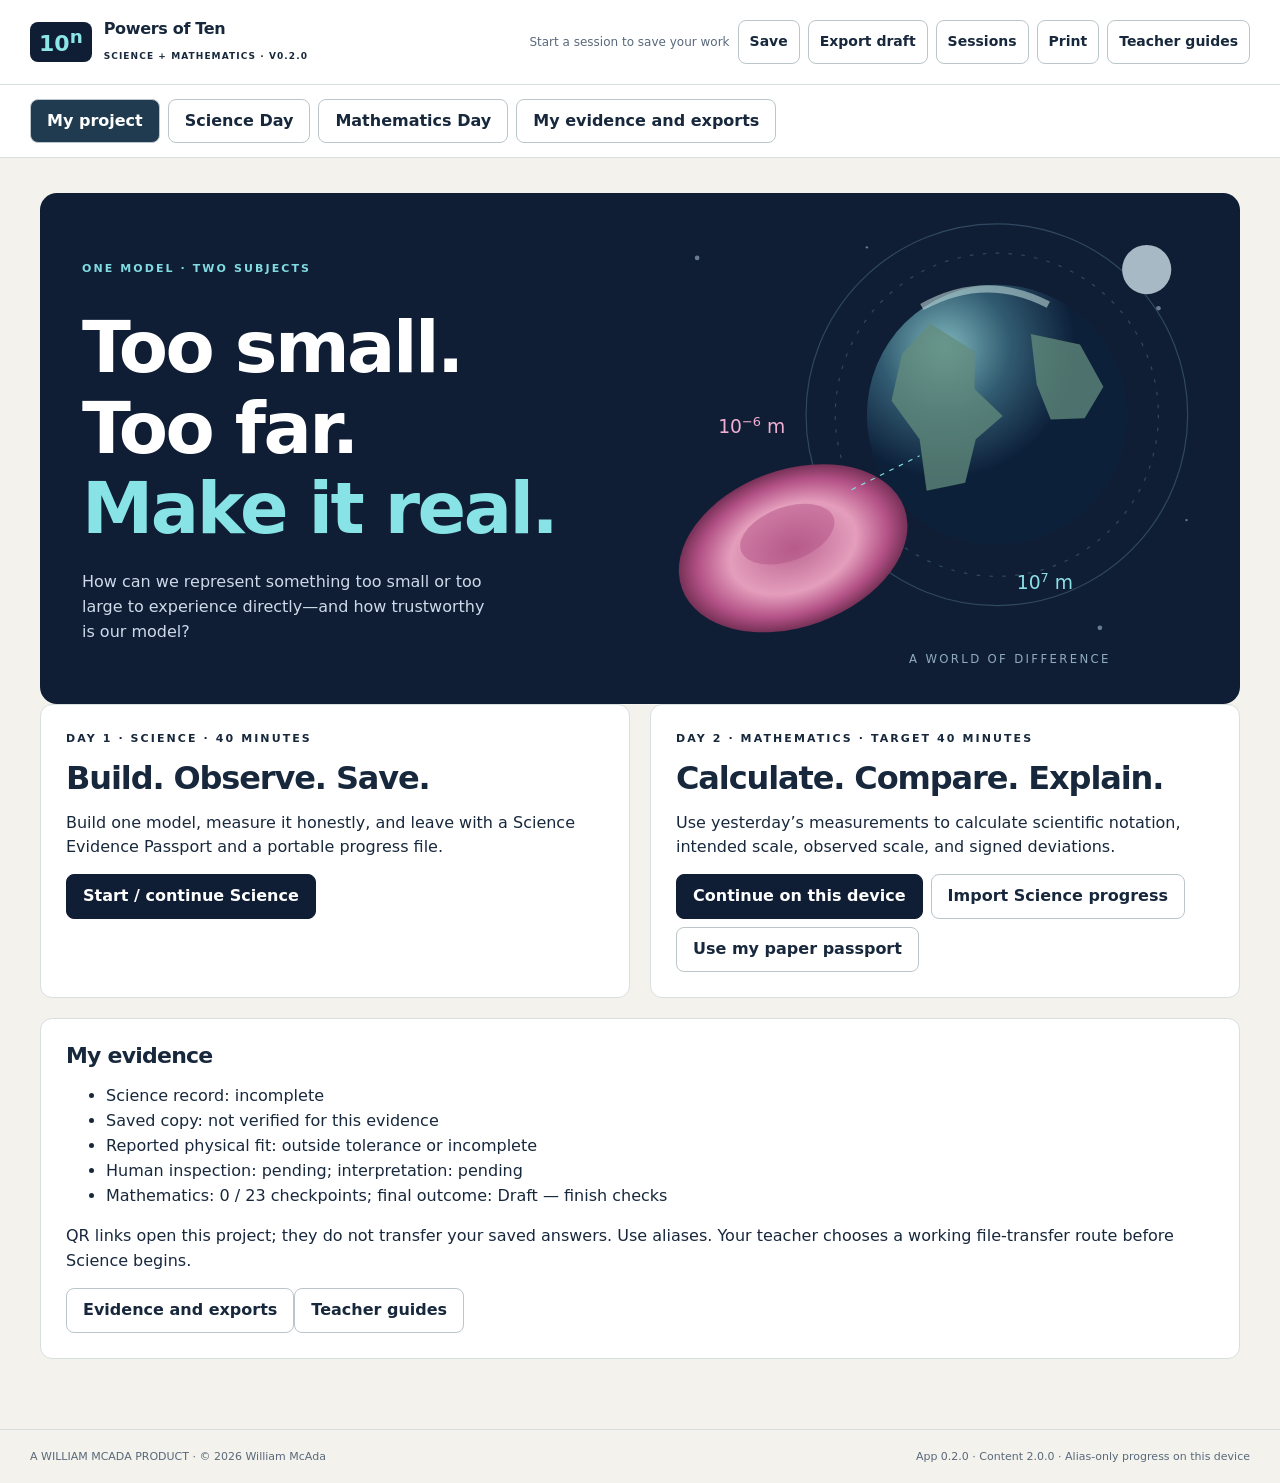
<file: powers-of-ten/index.html>
<!doctype html>
<html lang="en"><head><meta charset="utf-8"><meta name="viewport" content="width=device-width,initial-scale=1"><meta name="theme-color" content="#101e35"><meta name="description" content="Build a museum exhibit across microscopic and astronomical scales. A William McAda product."><title>Powers of Ten v0.2.0 · Science + Mathematics</title><link rel="icon" href="data:image/svg+xml,%3Csvg xmlns='http://www.w3.org/2000/svg' viewBox='0 0 40 40'%3E%3Crect width='40' height='40' rx='8' fill='%23101e35'/%3E%3Ctext x='6' y='28' font-size='23' fill='%236fe1ea'%3E10%3C/text%3E%3Ccircle cx='31' cy='8' r='4' fill='%23ff75ba'/%3E%3C/svg%3E"><style>:root{--navy:#101e35;--ink:#18283c;--muted:#59697b;--paper:#f3f2ec;--line:#d8dfdf;--cyan:#0b6b7a;--ice:#c9f3f1;--pink:#a2316b;--rose:#ffe5ef;--good:#216653;--warn:#865318}*{box-sizing:border-box}body{margin:0;background:var(--paper);color:var(--ink);font:16px/1.55 system-ui,-apple-system,BlinkMacSystemFont,"Segoe UI",sans-serif}button,input,select,textarea{font:inherit}button,a,input,select,textarea{touch-action:manipulation}button{cursor:pointer;min-height:44px;border:1px solid #bac6ca;border-radius:8px;background:white;color:var(--ink);padding:9px 16px;font-weight:650}button:hover{background:#eaf3f2;border-color:var(--cyan)}button:disabled{cursor:not-allowed;opacity:.55}button.primary{background:var(--navy);color:white;border-color:var(--navy)}button.primary:hover{background:#24405c}button.danger{color:#973847;border-color:#cb9ba3}button.small{font-size:14px;padding:8px 11px}button.help{border-radius:50%;width:44px;min-width:44px;padding:0;font-weight:750;background:#f8f9f6}a{color:var(--cyan);text-underline-offset:3px}a.skip{position:fixed;left:12px;top:-80px;background:white;padding:12px;z-index:20}a.skip:focus{top:12px}:focus-visible{outline:3px solid #168a9c;outline-offset:3px}h1,h2,h3,p{margin:0 0 14px}h1,h2,h3{line-height:1.12;letter-spacing:-.035em}h1{font-size:clamp(40px,5.6vw,74px);font-weight:750}h2{font-size:32px}h3{font-size:22px}small,.smallprint{font-size:13px}.muted{color:var(--muted)}.eyebrow{text-transform:uppercase;font-size:11px;font-weight:800;letter-spacing:.19em}.masthead{background:#fff;border-bottom:1px solid var(--line);padding:17px 30px;display:flex;justify-content:space-between;align-items:center;gap:20px}.brand{display:flex;align-items:center;gap:12px}.brand-icon{background:var(--navy);color:#8ce5e7;border-radius:8px;font-size:22px;font-weight:700;padding:5px 9px;line-height:1.1}.brand strong{display:block;letter-spacing:-.02em}.brand .eyebrow{font-size:9px;letter-spacing:.12em}.toolbar{display:flex;flex-wrap:wrap;gap:8px;align-items:center}.toolbar #save-status{font-size:12px;color:var(--muted);max-width:220px}.steps{display:flex;overflow-x:auto;background:#fff;border-bottom:1px solid var(--line);padding:0 30px;gap:4px}.step{flex:1;min-width:118px;border:0;border-radius:0;border-bottom:3px solid transparent;padding:14px 9px;text-align:left;background:white;font-size:12px;line-height:1.35;white-space:normal}.step span{font-size:10px;color:var(--muted);display:block;margin-bottom:4px}.step.active{border-color:var(--cyan);background:#eef6f5}.step.active span{color:var(--cyan)}main{max-width:1260px;margin:auto;padding:35px 30px 50px}.hero{background:var(--navy);color:#fff;position:relative;overflow:hidden;border-radius:17px;display:grid;grid-template-columns:1.05fr 1fr;min-height:440px}.hero-copy{padding:45px 42px;position:relative;z-index:1}.hero .eyebrow{color:#80dce2;margin-bottom:30px}.hero h1 em{font-style:normal;color:#87e3e5}.hero p{color:#cedae9;max-width:420px;margin-top:22px}.hero-art{min-width:0;display:flex;align-items:center}.hero-art svg{width:100%;height:auto}.hero .hero-count{display:flex;gap:28px;color:#d2dbe6;margin-top:32px;font-size:12px}.hero-count b{font-size:23px;color:white;display:block}.sectiontop{display:flex;justify-content:space-between;align-items:center;gap:20px;margin-bottom:25px}.sectiontop .eyebrow{color:var(--cyan);margin-bottom:10px}.sectiontop p{max-width:760px;color:var(--muted);margin-bottom:0}.layout{display:grid;grid-template-columns:1fr 300px;gap:24px}.panel,.card{background:white;border:1px solid var(--line);border-radius:12px;padding:25px;margin-bottom:20px}.panel.soft{background:#e9efea}.panel.dark{background:var(--navy);color:#fff}.panel.dark p{color:#cedae9}.cards{display:grid;grid-template-columns:1fr 1fr;gap:20px}.cards>.card{margin-bottom:0}.intro-grid{display:grid;grid-template-columns:1.25fr 1fr;gap:24px;margin-top:25px}.cardhead{display:flex;justify-content:space-between;gap:12px;margin-bottom:12px}.cardhead h3{margin:4px 0 8px}.tag{font-size:10px;font-weight:800;letter-spacing:.11em;text-transform:uppercase;color:var(--muted)}.badge{display:inline-block;font-size:11px;font-weight:700;border-radius:4px;background:#edf0f3;color:#43505e;padding:4px 8px;letter-spacing:.02em}.badge.checked{background:#dcf1e9;color:#205e49}.badge.needs-recheck,.badge.bypassed{background:#fff0d1;color:#794c17}.badge.needs-correction{background:#ffe5e9;color:#913d4a}.fields{display:grid;grid-template-columns:repeat(2,minmax(0,1fr));gap:15px;margin:20px 0}.fields.single{grid-template-columns:1fr}.field{display:flex;flex-direction:column;min-width:0;gap:6px}.field.wide{grid-column:1/-1}.field label{font-size:13px;font-weight:650;line-height:1.4}.field input,.field select,.field textarea{width:100%;min-width:0;border:1px solid #b8c6ca;border-radius:6px;padding:11px;background:#fcfcfa;color:var(--ink);min-height:46px}.field textarea{min-height:95px;resize:vertical}.field [aria-invalid=true]{border:2px solid #9c3f50}.field .error{font-size:12px;color:#a42d47;line-height:1.4}.numeric-wrap{display:flex;gap:4px}.numeric-wrap input{flex:1}.minus{width:38px;padding:0;min-width:38px;font-size:18px}.expression{background:#eef5f5;padding:16px 18px;border-left:3px solid #69c2cb;font-size:20px;letter-spacing:.02em;margin:16px 0;overflow-wrap:anywhere}.micro .expression{background:#fff0f5;border-color:#d986b3}.micro .tag{color:var(--pink)}.macro .tag{color:var(--cyan)}.checkline{display:flex;gap:12px;align-items:center;flex-wrap:wrap}.result{font-size:13px;color:var(--good)}.science-note{font-size:12px;color:var(--muted);border-top:1px solid var(--line);padding-top:12px;margin-top:16px}.navbottom{display:flex;justify-content:space-between;gap:12px;margin-top:28px;padding-top:22px;border-top:1px solid var(--line)}.navbottom .toolbar{justify-content:flex-end}.error-summary{background:#fff0f2;border:1px solid #d78e9d;border-radius:8px;padding:18px;margin-bottom:20px}.error-summary:empty{display:none}.error-summary h3{font-size:18px}.error-summary a{color:#8c2844}.sourcegrid{display:grid;grid-template-columns:repeat(4,1fr);gap:12px}.sourcecard{background:#f9faf8;border:1px solid var(--line);border-radius:10px;padding:14px;min-width:0}.sourcecard svg{height:90px;width:100%;display:block}.sourcecard h3{font-size:15px;margin-top:8px}.sourcecard p{font-size:12px;margin:4px 0}.sourcecard b{font-size:14px}.track-options{display:grid;grid-template-columns:1fr 1fr;gap:20px}.track-option{border:2px solid transparent;border-radius:12px;background:white;padding:20px;text-align:left}.track-option[aria-pressed=true]{border-color:var(--cyan);box-shadow:0 0 0 3px #d5eae9}.track-option svg{width:100%;height:190px}.track-option h3{margin-top:15px}.track-option p{font-size:14px;font-weight:400;color:var(--muted)}.track-option .badge{margin-bottom:10px}.track-banner{display:flex;gap:20px;align-items:center;background:#e9efef;border-radius:12px;padding:22px;margin-bottom:22px}.track-banner svg{width:180px;height:130px;flex-shrink:0}.track-banner h3{margin-bottom:10px}.track-banner p{font-size:14px;margin:0}.stats{display:grid;grid-template-columns:repeat(3,1fr);gap:14px;margin:22px 0}.stat{padding:15px;background:#eef3f2;border-radius:8px}.stat b{display:block;font-size:25px;color:var(--cyan)}.stat span{font-size:12px}.hint{background:#fff6dc;border:1px solid #eadcb5;border-radius:9px;padding:14px 17px;font-size:14px;margin:14px 0}.tabs{display:flex;gap:10px;margin:18px 0}.tabs button[aria-pressed=true]{background:var(--navy);color:white}table{border-collapse:collapse;width:100%;font-size:14px;margin:15px 0}th,td{text-align:left;border-bottom:1px solid var(--line);padding:10px 8px;vertical-align:top;overflow-wrap:anywhere}th{font-size:11px;text-transform:uppercase;letter-spacing:.05em;color:var(--muted)}.scrolltable{overflow:auto}.verdict{background:var(--navy);color:white;border-radius:14px;display:grid;grid-template-columns:1fr 340px;overflow:hidden;margin:22px 0}.verdict .copy{padding:32px}.verdict h2{font-size:38px;color:#91e8df}.verdict p{color:#dde6f2}.verdict svg{width:100%;height:260px}.placard{border:1px solid #b7c7cc;border-left:8px solid var(--cyan);padding:28px;background:white;margin:18px 0}.placard h3{font-size:30px}.footer{border-top:1px solid var(--line);padding:18px 30px;color:var(--muted);font-size:11px;display:flex;justify-content:space-between;gap:20px}.notice{position:fixed;bottom:15px;left:50%;transform:translateX(-50%);padding:13px 20px;background:#183945;color:white;border-radius:8px;box-shadow:0 4px 30px #10213830;max-width:90vw;z-index:12}.notice:empty{display:none}dialog{border:0;border-radius:14px;max-width:900px;width:calc(100% - 36px);max-height:90vh;padding:0;background:var(--paper);color:var(--ink);box-shadow:0 30px 90px #0005}dialog::backdrop{background:#0b1a34aa}#dialog-content{padding:28px}.dialoghead{display:flex;justify-content:space-between;align-items:center;gap:20px;margin-bottom:20px}.dialoghead h2{font-size:25px;margin:0}.dialogbody{max-height:70vh;overflow:auto;padding:3px}.session-row{display:flex;justify-content:space-between;gap:20px;align-items:center;padding:16px 0;border-top:1px solid var(--line)}.session-row strong{display:block}.inlinecheck{display:flex;gap:12px;align-items:center;padding:15px 0}.inlinecheck input{width:22px;height:22px}.reading{max-width:760px}details{border-top:1px solid var(--line);padding:16px 0}summary{cursor:pointer;font-weight:700;min-height:40px}ol.stepslist li{margin:14px 0;padding-left:5px}.progressbar{height:5px;background:#cbd7db;border-radius:4px;overflow:hidden;margin:10px 0}.progressbar i{display:block;background:#277b84;height:100%}.mathpreview{font-size:15px;color:var(--cyan);margin:8px 0;min-height:23px}.fraction{display:inline-flex;flex-direction:column;vertical-align:middle;text-align:center;line-height:1.25}.fraction>span:first-child{border-bottom:1px solid;padding:0 3px}.print-sheet{background:white;padding:25px;margin:20px 0;border:1px solid var(--line)}.print-sheet h1{font-size:28px}.print-sheet h2{font-size:21px}.print-sheet h3{font-size:17px}.print-sheet .fields{margin:10px 0}.print-sheet .art-preview{max-width:240px;max-height:150px}#print-root{display:none}.printfooter{border-top:1px solid #bbb;margin-top:15px;padding-top:8px;font-size:10px}.printheader{font-size:10px;letter-spacing:.07em;border-bottom:1px solid #bbb;padding-bottom:8px;margin-bottom:20px}.template-svg{display:block;flex:none;max-width:none!important}.answers dt{font-weight:650}.answers dd{margin:3px 0 15px}.factbox{font-size:14px;padding:12px 16px;background:#e8f4f3;border-radius:8px}.axis-wrap{overflow-x:auto}.axis-wrap svg{width:100%;min-width:500px;height:auto}.reviewrow{padding:16px 0;border-top:1px solid #ced7d9}
@media(max-width:950px){.masthead{align-items:flex-start}.toolbar #save-status{width:100%;max-width:100%}.layout{grid-template-columns:1fr}.hero-copy{padding:34px 25px}.hero{min-height:390px}.sourcegrid{grid-template-columns:repeat(2,1fr)}.verdict{grid-template-columns:1fr 240px}.steps{padding:0 15px}.intro-grid{grid-template-columns:1fr 1fr}}
@media(max-width:650px){.masthead{padding:14px 16px;display:block}.masthead .toolbar{margin-top:13px}.toolbar button{font-size:13px;padding:8px 10px}main{padding:25px 16px}.hero{display:flex;flex-direction:column}.hero-copy{padding:30px 25px}.hero-art{height:220px;justify-content:center}.hero-art svg{height:260px;width:auto;max-width:100%}.hero h1{font-size:49px}.hero .eyebrow{margin-bottom:20px}.intro-grid,.cards,.track-options{grid-template-columns:1fr}.track-option svg{height:160px}.panel,.card{padding:20px}.fields{gap:12px}.sectiontop{display:block}.sectiontop .toolbar{margin-top:15px}.verdict{display:block}.verdict svg{height:180px}.track-banner{display:block}.stats{grid-template-columns:1fr}.footer{display:block}dialog{width:calc(100% - 20px)}#dialog-content{padding:20px}.session-row{display:block}.session-row .toolbar{margin-top:10px}}
@media(prefers-reduced-motion:reduce){*{scroll-behavior:auto!important;animation:none!important;transition:none!important}}
@page{size:auto;margin:14mm}
@media print{body{background:white;color:#111;font-size:10pt}#app,#notice,dialog,.skip{display:none!important}#print-root{display:block!important}#print-root *{color:#111!important;box-shadow:none!important}#print-root .print-sheet{border:0;margin:0;padding:0;break-after:page;page-break-after:always;min-height:0}#print-root .print-sheet:last-child{break-after:auto;page-break-after:auto}.print-sheet h1{font-size:24pt}.print-sheet h2{font-size:17pt}.print-sheet h3{font-size:12pt}.print-sheet table{font-size:9pt;table-layout:fixed}.print-sheet th,.print-sheet td{padding:5px 4px}.print-sheet tr,.print-sheet svg,.print-sheet .keep{break-inside:avoid}.print-sheet .placard{border:1px solid black;border-left:5px solid black;padding:16px}.print-sheet a{color:black;text-decoration:none}.print-sheet p{margin-bottom:8px}.print-sheet .fields{gap:8px}.print-sheet .printfooter{font-size:8pt}.print-sheet .printheader{font-size:8pt}.print-sheet .template-svg{max-width:none!important;break-inside:avoid}.print-sheet .hint{background:white;border:1px solid #aaa}.print-sheet .fraction{line-height:1.1}.print-sheet .art-preview{width:170px;height:100px}.print-sheet .field{font-size:9pt}}

@media print{.dimension-sheet .printheader{margin-bottom:4px;padding-bottom:3px;font-size:7pt}.dimension-sheet .printfooter{margin-top:0;padding-top:3px;font-size:7pt}.dimension-sheet h1{font-size:15pt;margin:5px 0 10px}.dimension-sheet p{font-size:9pt}}

.gallery-report{table-layout:auto}.gallery-report>tbody>tr>td{padding:5px 0;border:0}.gallery-report table{margin:2px 0}.gallery-report p{margin:3px 0}.gallery-report h2{margin:3px 0}.gallery-report>thead>tr>th{font-size:7pt;padding:3px 0}
/* v0.2 subject navigation and bounded Science passport */
.steps{display:flex;gap:8px;flex-wrap:wrap;padding:14px 30px}.steps button{min-height:44px}.steps .active{background:#203b50;color:white}.toolbar{flex-wrap:wrap}.passport{max-width:185mm;background:white;color:#16212a;padding:8mm;margin:20px auto;border:1px solid #b8c7cd;overflow-wrap:anywhere}.passport h1{font-size:22px;margin:10px 0}.passport p{margin:7px 0;font-size:12px;line-height:1.35}.passport table{font-size:12px}.passport td,.passport th{padding:6px}.passport .factbox{padding:9px;margin:8px 0;background:#f3f5f5}.passport dl{display:grid;grid-template-columns:125px 1fr;gap:5px 10px;font-size:12px;line-height:1.35;margin:10px 0}.passport dt{font-weight:700}.passport dd{margin:0;white-space:normal}.passport .smallprint{font-size:10px}.passport a{overflow-wrap:anywhere}.passport .printheader{font-size:10px}.toolbar+section,.toolbar+.cards{margin-top:20px}textarea{min-height:68px}button{touch-action:manipulation}details .fields{margin-top:12px}
@media(max-width:650px){.passport{padding:16px}.passport dl{grid-template-columns:1fr}.passport dt{margin-top:5px}.steps{padding:12px 16px}.steps button{flex:1 1 40%}}
@media print{.passport{max-width:none;padding:0!important;margin:0!important;break-inside:avoid}.passport h1{font-size:17pt}.passport p,.passport table,.passport dl{font-size:9pt;line-height:1.25}.passport p{margin:5px 0}.passport td,.passport th{padding:4px}.passport dl{grid-template-columns:35mm 1fr;gap:4px 8px}.passport .factbox{padding:6px;margin:6px 0;border:1px solid #999}.passport .smallprint,.passport .printheader{font-size:7.5pt}.passport dt{margin:0}.passport a{font-size:8pt}}
</style></head>
<body><a href="#main" class="skip">Skip to investigation</a><div id="app"></div><div id="notice" role="status" aria-live="polite"></div><dialog id="dialog"><div id="dialog-content"></div></dialog><div id="print-root"></div><script>/* Powers of Ten — A WILLIAM MCADA PRODUCT. Exact mathematics and evidence model. */
(function(root){'use strict';
const VERSION='0.1.0',CONTENT='1.0.0',PREFIX='mcada:powers-of-ten:',now=()=>new Date().toISOString(),clone=x=>JSON.parse(JSON.stringify(x)),uid=()=>globalThis.crypto?.randomUUID?.()||'sn-'+Date.now().toString(36)+'-'+Math.random().toString(36).slice(2);
const gcd=(a,b)=>{a=a<0n?-a:a;b=b<0n?-b:b;while(b)[a,b]=[b,a%b];return a||1n};
class Q{constructor(n,d=1n){n=BigInt(n);d=BigInt(d);if(!d)throw Error('A denominator cannot be zero.');if(d<0n){n=-n;d=-d}let g=gcd(n,d);this.n=n/g;this.d=d/g}add(b){b=q(b);return new Q(this.n*b.d+b.n*this.d,this.d*b.d)}sub(b){b=q(b);return new Q(this.n*b.d-b.n*this.d,this.d*b.d)}mul(b){b=q(b);return new Q(this.n*b.n,this.d*b.d)}div(b){b=q(b);return new Q(this.n*b.d,this.d*b.n)}eq(b){b=q(b);return this.n===b.n&&this.d===b.d}cmp(b){const x=this.sub(b);return x.n<0n?-1:x.n>0n?1:0}abs(){return new Q(this.n<0n?-this.n:this.n,this.d)}str(){return this.d===1n?String(this.n):this.n+'/'+this.d}num(){return Number(this.n)/Number(this.d)}toJSON(){return this.str()}}
const ten=n=>n>=0?new Q(10n**BigInt(n)):new Q(1n,10n**BigInt(-n));
function clean(raw){let s=String(raw??'').trim().replace(/[−–]/g,'-');if(s.length>100)throw Error('Use at most 100 characters.');if(s.includes(',')){if(!/^[+-]?\d{1,3}(,\d{3})+(\.\d+)?$/.test(s))throw Error('Use a decimal point; commas only group thousands.');s=s.replaceAll(',','')}return s}
function dec(raw){const s=clean(raw);if(!s)throw Error('Enter a value.');if(!/^[+-]?(?:\d+(?:\.\d*)?|\.\d+)$/.test(s))throw Error('Use ordinary decimal notation.');const neg=s.startsWith('-'),[a,b='']=s.replace(/^[+-]/,'').split('.');return new Q(BigInt((a||'0')+b)*(neg?-1n:1n),10n**BigInt(b.length))}
function integer(raw){const s=clean(raw);if(!/^[+-]?\d+$/.test(s))throw Error('Use a whole-number exponent.');const n=Number(s);if(!Number.isSafeInteger(n)||n< -24||n>24)throw Error('Use an exponent from −24 to 24.');return n}
function q(raw){if(raw instanceof Q)return raw;const s=clean(raw);if(s.includes('/')){const p=s.split('/');if(p.length!==2)throw Error('Use one fraction bar.');return dec(p[0]).div(dec(p[1]))}const m=s.match(/^(.+?)(?:[eE]|\s*[×*]\s*10\s*\^\s*)([+-]?\d+)$/);return m?dec(m[1]).mul(ten(integer(m[2]))):dec(s)}
function sci(a,n,normalized=true,allowInteger=false){const aa=clean(a);if(aa.replace(/^[+-]/,'').replace('.','').replace(/^0+/,'').length>12)throw Error('Use at most 12 significant coefficient digits.');const c=dec(a),e=allowInteger&&String(n??'').trim()===''?0:integer(n);if(normalized&&c.n!==0n&&(c.abs().cmp(1)<0||c.abs().cmp(10)>=0))throw Error('Normalize: the coefficient must be at least 1 and less than 10.');return c.mul(ten(e))}
function eq(raw,want){if(!q(raw).eq(want))throw Error('Recheck the calculation using the supplied values.');return true}
const unitFactors={m:'1000',cm:'10',mm:'1','µm':'0.001','μm':'0.001',um:'0.001',nm:'0.000001'};
function mm(v,u){if(!unitFactors[u])throw Error('Choose a supported length unit.');return q(v).mul(unitFactors[u])}
const stages=['Museum commission','Notation lab','Scientific calculations','Exhibit planning','Construction bench','Verification desk','Mini gallery','Publish exhibit'];
const objects=[['dna','DNA helix','width','2 × 10⁻⁹','m','R1'],['cell','Red blood cell','diameter','8 × 10⁻⁶','m','R2'],['earth','Earth','diameter','1.28 × 10⁷','m','R3'],['moon','Moon','diameter','3.5 × 10⁶','m','R4'],['distance','Earth–Moon','distance','3.84 × 10⁸','m','R4'],['sun','Sun','diameter','1.4 × 10⁹','m','R5'],['orbit','Earth–Sun','distance','1.5 × 10¹¹','m','R3'],['light','Light in vacuum','speed','3 × 10⁸','m/s','R6']];
const sources={R1:['NHGRI — DNA width','https://www.genome.gov/27550069/2012-release-new-nihnhgri-grants-to-harness-nanoscale-technologies-to-cut-dna-sequencing-costs'],R2:['Histology Guide — blood cells','https://histologyguide.com/slideview/MH-033hr-blood-smear/07-slide-1.html'],R3:['NASA — Earth facts','https://science.nasa.gov/earth/facts/'],R4:['NASA — Moon facts','https://science.nasa.gov/moon/facts/'],R5:['NASA — Sun facts','https://science.nasa.gov/sun/facts/'],R6:['NIST — meter','https://www.nist.gov/si-redefinition/meter']};
const ops=[
{id:'C04a',title:'A row of cells',domain:'Microscopic',op:'×',x:['8',-6],y:['2.5',1],unit:'m',prompt:'Place 25 cell diameters end to end. Calculate the total length.',expression:'(8 × 10⁻⁶ m) × (2.5 × 10¹)',c:'20',e:-5,a:'2',n:-4},
{id:'C04b',title:'A pulse of light',domain:'Astronomical',op:'×',x:['3',8],y:['1.28',0],unit:'m',prompt:'Light travels for 1.28 seconds in our model. How far does it travel?',expression:'(3 × 10⁸ m/s) × (1.28 s)',c:'3.84',e:8,a:'3.84',n:8},
{id:'C05a',title:'Across a viewing window',domain:'Microscopic',op:'÷',x:['6.4',-5],y:['8',-6],unit:'widths',prompt:'How many cell diameters span this viewing width? This counts a straight row, not cells packed into an area.',expression:'(6.4 × 10⁻⁵ m) ÷ (8 × 10⁻⁶ m)',c:'0.8',e:1,a:'8',n:0},
{id:'C05b',title:'Sunlight travel time',domain:'Astronomical',op:'÷',x:['1.5',11],y:['3',8],unit:'s',prompt:'Use our mean distance and rounded light speed to calculate the travel time.',expression:'(1.5 × 10¹¹ m) ÷ (3 × 10⁸ m/s)',c:'0.5',e:3,a:'5',n:2},
{id:'C06a',title:'A microscopic path',domain:'Microscopic',op:'+',x:['2.4',-5],y:['7.5',-6],unit:'m',prompt:'Add two straight microchannel segments. Rewrite both using the same power of ten.',expression:'2.4 × 10⁻⁵ m + 7.5 × 10⁻⁶ m',a:'3.15',n:-5},
{id:'C06b',title:'A probe’s logged journey',domain:'Astronomical',op:'+',x:['3.84',8],y:['6',7],unit:'m',prompt:'Add two sequential path lengths. These are logged travel distances, not orbital radii.',expression:'3.84 × 10⁸ m + 6 × 10⁷ m',a:'4.44',n:8},
{id:'C07a',title:'Beneath the coating',domain:'Microscopic',op:'−',x:['8',-6],y:['2',-6],unit:'m',prompt:'A specimen is 8 × 10⁻⁶ m deep. A coating occupies 2 × 10⁻⁶ m. Find the uncoated depth.',expression:'8 × 10⁻⁶ m − 2 × 10⁻⁶ m',a:'6',n:-6},
{id:'C07b',title:'Two very different diameters',domain:'Astronomical',op:'−',x:['1.4',9],y:['1.28',7],unit:'m',prompt:'Find the difference between the supplied Sun and Earth diameters.',expression:'1.4 × 10⁹ m − 1.28 × 10⁷ m',a:'1.3872',n:9}
];
const measurements={A:[['cell','Cell diameter','160','2']],B:[['earth','Earth diameter','20','1'],['moon','Moon diameter','5.5','1'],['centers','Center-to-center distance','600','5']]};
const help={
notation:['Coefficient and exponent','A coefficient tells how many; an exponent tells the power of ten.','Enter the coefficient and a signed whole-number exponent.','0.00045 = 4.5 × 10⁻⁴. For ordinary notation, write every digit.'],
magnitude:['Magnitude','One decade is a factor of ten, not an increase of ten.','Compare the complete values, including coefficients.','3 × 10⁻⁵ is smaller than 7 × 10⁻⁵; ten times 3 × 10⁻⁵ is 3 × 10⁻⁴.'],
units:['Preserve the quantity','The number changes with the unit; the length does not.','Use 1 m = 100 cm = 1000 mm = 10⁶ µm = 10⁹ nm.','12 µm = 0.012 mm = 0.000012 m.'],
multiply:['Multiply in scientific notation','Multiply coefficients; add exponents. Units multiply too.','Keep the raw coefficient/exponent work, then normalize.','(4 × 10⁻³)(3 × 10²) = 12 × 10⁻¹ = 1.2 × 10⁰.'],
divide:['Divide in scientific notation','Divide coefficients; subtract the second exponent.','Normalize afterwards. Length ÷ length is a count; length ÷ speed is time.','(9 × 10⁴)/(3 × 10⁻²) = 3 × 10⁶.'],
add:['Match powers before combining','Adding or subtracting needs the same power of ten.','Choose one exponent and rewrite both coefficients without changing either quantity.','2 × 10⁻³ + 4 × 10⁻⁴ = (2 + 0.4) × 10⁻³.'],
scale:['Model compared with actual','k = model length ÷ actual length, in the same units.','A ratio is model:actual. k > 1 enlarges; 0 < k < 1 reduces.','A 0.3 m model of a 0.003 m object gives k = 100 and model:actual = 100:1.'],
measure:['Report what you measured','A measurement records your physical model, not the ideal target.','Convert to mm; deviation = measured − target. Compare the absolute deviation with tolerance.','Target 50 mm, tolerance ±2 mm: 48 mm is within tolerance; 47 mm needs repair.'],
limit:['A model has limits','A linear scale preserves length ratios; it cannot make every detail practical.','Calculate a predicted size, then compare it with the available space or smallest visible detail.','A 4 m display with a 5 mm visible minimum has a size ratio of 800.'],
science:['Data, pictures, and evidence','Width, diameter, distance, and speed describe different properties.','A diagram explains; a measured observation needs a reliable method and scale. Name your source.','“The model preserves length ratios, but this illustration does not show surface detail.”'],
transfer:['Your own exit response','This is separate evidence for each learner.','Work independently; your first response is retained even if you revise.','For paper/oral work, a teacher records receipt and reviews the actual response.']};
function newSession(){return{schema:'mcada-project-progress',schemaVersion:'1.0.0',projectId:'powers-of-ten',appVersion:VERSION,contentVersion:CONTENT,sessionId:uid(),scenarioId:'SN-BASE',teamAlias:'',students:['',''],currentStage:1,track:'A',inputs:{},checkpoints:{},attempts:[],support:[],teacherOverrides:[],reviews:[],buildRevisions:{A:0,B:0},built:{A:false,B:false},roles:{planner:'1',builder:'1'},completedAt:null,localRevision:0,updatedAt:now(),imported:false,duplicateOf:null}}
const textfield=(id,label,expected,kind='num',options=null)=>({id,label,expected,kind,options});
function groups(s){const gs=[];const add=(id,stage,title,prompt,fields,type='normal',h='notation')=>gs.push({id,stage,title,prompt,fields,type,help:h});const f=textfield,choice=(id,label,w,options)=>f(id,label,w,'select',options);
[['a','0.000008 m → scientific notation','8',-6],['b','12,800,000 m → scientific notation','1.28',7]].forEach(([k,label,a,n])=>add('C01'+k,2,label,'Write the value in normalized scientific notation.',[f('a','Coefficient',a,'coefficient'),f('n','Exponent',n,'exponent')],'sci'));
add('C01c',2,'2 × 10⁻⁹ m → ordinary notation','Write every digit, using a decimal point.',[f('value','Length in meters','0.000000002','decimal')]);add('C01d',2,'3.84 × 10⁸ m → ordinary notation','Write the ordinary decimal value.',[f('value','Length in meters','384000000','decimal')]);
const order=[['dna','DNA • 2 × 10⁻⁹ m'],['depth','Specimen • 6 × 10⁻⁶ m'],['cell','Cell • 8 × 10⁻⁶ m']];add('C02',2,'Small, smaller, smallest','Order the three lengths, then multiply the cell diameter by ten.',[choice('first','Smallest','dna',order),choice('second','Middle','depth',order),choice('third','Largest','cell',order),f('a','Ten times cell: coefficient','8','coefficient'),f('n','Ten times cell: exponent',-5,'exponent'),choice('decade','Magnitude change','one',[['one','One decade larger'],['ten','Ten decades larger'],['same','Same decade']])],'normal','magnitude');
add('C03a',2,'One cell, three units','Convert 8 µm to the requested units.',[f('m','Meters','8e-6'),f('mm','Millimeters','0.008'),f('nm','Nanometers','8000')],'normal','units');add('C03b',2,'Centimeters to meters','Convert 1.28 × 10⁹ cm to meters.',[f('m','Meters','1.28e7')],'normal','units');
for(const o of ops){let fs;if(['×','÷'].includes(o.op))fs=[f('c','Coefficient '+(o.op==='×'?'product':'quotient'),o.c),f('e','Exponent '+(o.op==='×'?'sum':'difference'),o.e,'exponent')];else fs=[f('common','Chosen common exponent',null,'exponent'),f('left','Rewritten first coefficient',null),f('right','Rewritten second coefficient',null)];fs.push(f('a','Final coefficient',o.a,'coefficient'),f('n',o.id==='C05a'?'Final exponent (0 or blank)':'Final exponent',o.n,'exponent'),choice('unit','Result unit',o.unit,[['m','m — length'],['s','s — time'],['widths','diameter-widths — no length unit'],['m/s','m/s — speed']]));add(o.id,3,o.title,o.prompt,fs,'operation',o.op==='×'?'multiply':o.op==='÷'?'divide':'add');gs.at(-1).operation=o}
for(const t of ['A','B']){add('C08'+t,4,t==='A'?'Enlarge a cell':'Reduce Earth and Moon',t==='A'?'Use 16 cm for the model and 8 × 10⁻⁶ m for the actual diameter.':'Use 20 mm for Earth and 1.28 × 10⁷ m for its actual diameter.',[f('model','Model Earth/cell diameter (m)',t==='A'?'0.16':'0.02'),f('k','Scale factor k (fraction allowed)',t==='A'?'20000':'1/640000000'),f('ratioM','Model side of ratio',t==='A'?'20000':'1'),f('ratioA','Actual side of ratio',t==='A'?'1':'640000000'),choice('direction','Scale direction',t==='A'?'enlarge':'reduce',[['enlarge','Enlargement'],['reduce','Reduction']]),...(t==='B'?[f('moon','Exact Moon diameter (mm)','5.46875'),f('rounded','Moon construction target, nearest 0.1 mm','5.5'),f('distance','Earth–Moon center distance (mm)','600')]:[])],'scale','scale');
let fs=[];for(const [id,label]of measurements[t])fs.push(f(id,label+' — measured',null),choice(id+'Unit',label+' — unit',null,Object.keys(unitFactors).filter(x=>!['μm','um'].includes(x)).map(x=>[x,x])),f(id+'Deviation',label+' — deviation in mm',null));fs.push(f('tool','Measuring tool',null,'text'),f('resolution','Tool resolution / estimate (mm)',null));add('C09'+t,6,'Measure your '+(t==='A'?'cell':'Earth–Moon model'),'Enter actual measurements. A correctly reported mismatch is a repair opportunity.',fs,'measurement','measure');
add('C10'+t,7,'Where this scale stops working','Select a comparison and calculate its model size. Then compare the museum’s available ratio with Earth/cell.',[choice('comparison','Comparison',null,t==='A'?[['person','Hypothetical 1.7 m person (answer in m)'],['dna','2 nm DNA width (answer in mm)']]:[['sun','Sun diameter (answer in m)'],['orbit','Earth–Sun distance (answer in m)']]),f('size','Predicted model size in the selected unit',null),f('available','3 m display ÷ 2 mm minimum: ratio','1500'),f('actual','Earth diameter ÷ cell diameter: ratio','1.6e12'),choice('conclusion','One shared linear scale is…','impractical',[['impractical','Possible mathematically, impractical here'],['impossible','Mathematically impossible'],['practical','Practical within these limits']])],'limitation','limit');
add('C11'+t,7,'Tell visitors what your model means','Use one numerical fact and a source. Examine the other track or teacher example.',[f('interpretation','My model preserves… / cannot show…',null,'text'),f('visitor','Other model observed: one preserved or omitted feature',null,'text'),choice('otherDirection','Other model’s direction',t==='A'?'reduce':'enlarge',[['enlarge','Enlargement'],['reduce','Reduction']])],'normal','science');}
add('C11match',7,'Read the science labels','Match each quantity with the measured property. Every picture in this app is an original explanatory diagram.',objects.map(o=>choice(o[0],o[1],o[2],[['width','Width'],['diameter','Diameter'],['distance','Distance'],['speed','Speed']])).concat(choice('image','These original drawings are…','diagram',[['diagram','Explanatory diagrams'],['observation','New measured observations']])),'normal','science');
for(const t of ['1','2'])add('C12'+t,7,'Independent response — learner '+t,t==='1'?'Five strips are each 6 × 10⁻⁶ m long. Find the total. Interpret model:actual = 5000:1.':'A probe travels at 2 × 10⁷ m/s for 30 s. Find the distance. Interpret model:actual = 1:5000.',[choice('mode','Response mode',null,[['digital','On this device'],['paper','Paper / oral submission']]),f('a','Normalized coefficient',t==='1'?'3':'6','coefficient'),f('n','Exponent',t==='1'?-5:8,'exponent'),f('decimal','Ordinary decimal (m)',t==='1'?'0.00003':'600000000','decimal'),choice('direction','Scale direction',t==='1'?'enlarge':'reduce',[['enlarge','Enlargement'],['reduce','Reduction']]),f('scale',t==='1'?'1 mm actual → how many model mm?':'1 mm model → how many actual mm?','5000'),f('submission','Teacher receipt / oral response record',null,'text')],'transfer','transfer');return gs}
const getGroup=(s,id)=>groups(s).find(g=>g.id===id),key=(g,f)=>g+'.'+f;
function raw(s,g){return Object.fromEntries(getGroup(s,g).fields.map(f=>[f.id,s.inputs[key(g,f.id)]||'']))}
function activeGroups(s,stage=null){return groups(s).filter(g=>(stage===null||g.stage===stage)&&(!/^C(?:08|09|10|11)[AB]$/.test(g.id)||g.id.endsWith(s.track)))}
function fingerprint(s,g){const r=raw(s,g),t=/[AB]$/.test(g)?g.slice(-1):null;const dependency=t&&/^C(?:09|10|11)/.test(g)?{plan:raw(s,'C08'+t),build:s.buildRevisions[t]}:null;return JSON.stringify([CONTENT,r,dependency])}
function evaluate(s,gid){const g=getGroup(s,gid),r=raw(s,gid),errors={};const attempt=(f,fn)=>{try{fn()}catch(e){errors[f]=e.message}};
for(const f of g.fields){if(g.type==='transfer'&&((r.mode==='paper'&&!['mode','submission'].includes(f.id))||(r.mode!=='paper'&&f.id==='submission')))continue;
attempt(f.id,()=>{const v=r[f.id];if(f.kind==='text'){if(!v.trim())throw Error('Enter a short response or a teacher-recorded oral response.');if(v.length>600)throw Error('Use at most 600 characters.');return}if(f.kind==='select'){if(!f.options.some(o=>o[0]===v))throw Error('Choose an option.');if(f.expected!==null&&v!==f.expected)throw Error('Choose the property or statement that matches.');return}if(g.id==='C05a'&&f.id==='n'&&v.trim()==='')return;
let x=f.kind==='exponent'?new Q(integer(v)):f.kind==='decimal'?dec(v):q(v);if(f.kind==='coefficient')sci(v,'0');if(f.expected!==null&&!['ratioM','ratioA'].includes(f.id)&&!x.eq(f.expected))throw Error('Recheck the calculation using the supplied values.');});}
if(g.type==='scale')attempt('ratioA',()=>{if(q(r.ratioM).cmp(0)<=0||q(r.ratioA).cmp(0)<=0||!q(r.ratioM).div(r.ratioA).eq(g.id.endsWith('A')?'20000':'1/640000000'))throw Error('Use a positive model:actual ratio in the stated direction.');});
if(g.type==='operation'&&!['×','÷'].includes(g.operation.op)){const o=g.operation;attempt('common',()=>integer(r.common));for(const [name,pair]of [['left',o.x],['right',o.y]])attempt(name,()=>{if(!q(r[name]).mul(ten(integer(r.common))).eq(q(pair[0]).mul(ten(pair[1]))))throw Error('Rewrite this quantity using your chosen common exponent.');});}
if(g.type==='measurement'){for(const [id,,target]of measurements[gid.slice(-1)])attempt(id+'Deviation',()=>{const x=mm(r[id],r[id+'Unit']);if(x.cmp(0)<=0||x.cmp(10000)>0)throw Error('Measured length must be positive and at most 10,000 mm.');if(!q(r[id+'Deviation']).eq(x.sub(target)))throw Error('Deviation is measured length minus the target, in mm.');});attempt('resolution',()=>{if(q(r.resolution).cmp(0)<=0||q(r.resolution).cmp(100)>0)throw Error('State a positive tool resolution, at most 100 mm.');});}
if(g.type==='limitation')attempt('size',()=>eq(r.size,({person:'34000',dna:'0.04',sun:'2.1875',orbit:'234.375'})[r.comparison]||'0'));
return errors}
function status(s,id){const cp=s.checkpoints[id];if(!cp)return 'not-started';if(cp.fingerprint!==fingerprint(s,id))return 'needs-recheck';if(cp.bypass&&s.teacherOverrides.some(o=>o.id===cp.overrideId))return 'bypassed';return Object.keys(evaluate(s,id)).length?'needs-correction':cp.passed?'checked':'needs-correction'}
const ok=(s,id)=>['checked','bypassed'].includes(status(s,id));
function check(s,id){if(s.attempts.length>=10000)throw Error('Attempt limit reached. Export this session and start a new one.');const errors=evaluate(s,id),fp=fingerprint(s,id);s.attempts.push({id:uid(),group:id,track:s.track,buildRevision:s.buildRevisions[s.track],response:raw(s,id),fingerprint:fp,passed:!Object.keys(errors).length,at:now()});s.checkpoints[id]={fingerprint:fp,passed:!Object.keys(errors).length,bypass:false,overrideId:null};return errors}
function setInput(s,k,v){const validKeys=new Set(groups(s).flatMap(g=>g.fields.map(f=>key(g.id,f.id))));if(!validKeys.has(k)&&!/^placard[AB]\.(title|property|source|scaleConfirmed)$/.test(k))throw Error('Unknown field.');if(typeof v!=='string'||v.length>600)throw Error('Invalid or overlong field.');s.inputs[k]=v;}
function fit(s,t=s.track){const r=raw(s,'C09'+t);try{return measurements[t].every(([id,,target,tol])=>mm(r[id],r[id+'Unit']).sub(target).abs().cmp(tol)<=0)}catch{return false}}
function reviewFingerprint(s,type,t=s.track){if(type==='inspection')return JSON.stringify([s.buildRevisions[t],raw(s,'C08'+t),raw(s,'C09'+t)]);if(type==='interpretation')return JSON.stringify([raw(s,'C08'+t),raw(s,'C10'+t),raw(s,'C11'+t),placardData(s,t)]);return fingerprint(s,type)}
function reviewState(s,type,t=s.track){return [...s.reviews].reverse().find(r=>r.type===type&&(type.startsWith('C12')||r.track===t)&&r.fingerprint===reviewFingerprint(s,type,t))?.status||'pending'}
function review(s,type,reviewer,role,state,note,t=s.track){if(!['inspection','interpretation','C121','C122'].includes(type)||!['accepted','pending','repair-needed'].includes(state)||!['teacher','peer'].includes(role)||!reviewer.trim()||reviewer.length>64||!note.trim()||note.length>400)throw Error('Enter reviewer alias, role, status and an inspection/review note.');if(type!=='inspection'&&role!=='teacher')throw Error('Interpretation and transfer reviews need a teacher record.');if(type==='inspection'&&!ok(s,'C09'+t))throw Error('Check the actual measurement record before recording inspection.');s.reviews.push({type,track:t,reviewer,role,status:state,note,fingerprint:reviewFingerprint(s,type,t),at:now()});}
function bypass(s,id,reviewer,reason){if(!getGroup(s,id)||!reviewer.trim()||reviewer.length>64||!reason.trim()||reason.length>400)throw Error('Choose a checkpoint and enter reviewer alias and reason.');const oid=uid();s.teacherOverrides.push({id:oid,group:id,reviewer,reason,at:now()});s.checkpoints[id]={fingerprint:fingerprint(s,id),passed:false,bypass:true,overrideId:oid};}
function placardData(s,t=s.track){return Object.fromEntries(['title','property','source','scaleConfirmed'].map(f=>[f,s.inputs['placard'+t+'.'+f]||'']))}
function labelsOK(s){const p=placardData(s);return !!p.title.trim()&&p.property===(s.track==='A'?'diameter':'diameter-distance')&&p.source===(s.track==='A'?'R2':'R3/R4')&&p.scaleConfirmed==='yes'}
function submissionOK(s,id){const r=raw(s,id);return r.mode==='paper'?!!r.submission.trim():ok(s,id)}
function outcome(s){const required=activeGroups(s).filter(g=>g.type!=='transfer');if(required.some(g=>!ok(s,g.id))||!s.built[s.track]||!['C121','C122'].every(g=>submissionOK(s,g)))return 'Draft — finish checks';if(activeGroups(s).some(g=>status(s,g.id)==='bypassed'))return 'Provisional — teacher review';if(!fit(s)||!labelsOK(s)||['inspection','interpretation','C121','C122'].some(k=>reviewState(s,k)==='repair-needed'))return 'Calibration required';if(['inspection','interpretation'].some(k=>reviewState(s,k)!=='accepted')||['C121','C122'].some(k=>raw(s,k).mode==='paper'&&reviewState(s,k)!=='accepted'))return 'Exhibit ready for review';return 'Featured exhibit'}
function missing(s,stage){const ids=[];if(stage>1&&(!s.teamAlias.trim()||s.students.some(x=>!x.trim())||s.students[0]===s.students[1]))ids.push('Team and two different learner aliases');for(let n=2;n<stage;n++){if(n===5){if(!s.built[s.track])ids.push('Build confirmation');continue}for(const g of activeGroups(s,n))if(g.type==='transfer'?!submissionOK(s,g.id):!ok(s,g.id))ids.push(g.id)}return ids}
function duplicate(s){const c=clone(s);c.duplicateOf=s.sessionId;c.sessionId=uid();c.localRevision=0;c.teamAlias=(s.teamAlias+' — copy').slice(0,64);return c}
function validateSession(raw,imported=true){const obj=v=>v&&typeof v==='object'&&!Array.isArray(v),err=m=>{throw Error(m)},keys=(o,ks)=>obj(o)&&Object.keys(o).every(k=>ks.includes(k)),str=(s,n)=>typeof s==='string'&&s.length<=n,stamp=s=>str(s,40)&&Number.isFinite(Date.parse(s));if(!keys(raw,Object.keys(newSession())))err('Unsupported session fields.');if(raw.schema!=='mcada-project-progress'||raw.projectId!=='powers-of-ten')err('This is not Powers of Ten progress.');if(raw.schemaVersion!=='1.0.0'||raw.contentVersion!==CONTENT||!/^0\.1\.\d+$/.test(raw.appVersion))err('Unsupported application/content/schema version.');
if(!str(raw.sessionId,100)||!/^[-\w]+$/.test(raw.sessionId)||raw.scenarioId!=='SN-BASE'||!str(raw.teamAlias,64)||!Array.isArray(raw.students)||raw.students.length!==2||raw.students.some(x=>!str(x,64))||![1,2,3,4,5,6,7,8].includes(raw.currentStage)||!['A','B'].includes(raw.track)||!Number.isSafeInteger(raw.localRevision)||raw.localRevision<0||!stamp(raw.updatedAt)||!(raw.completedAt===null||stamp(raw.completedAt))||typeof raw.imported!=='boolean'||!(raw.duplicateOf===null||str(raw.duplicateOf,100)))err('Invalid session identity or stage.');
if(!keys(raw.buildRevisions,['A','B'])||!keys(raw.built,['A','B'])||['A','B'].some(t=>!Number.isInteger(raw.buildRevisions[t])||raw.buildRevisions[t]<0||raw.buildRevisions[t]>100||typeof raw.built[t]!=='boolean')||!keys(raw.roles,['planner','builder'])||!['1','2'].includes(raw.roles.planner)||!['1','2'].includes(raw.roles.builder))err('Invalid build or role records.');
function walk(v,d=0){if(d>15)err('Save nesting too deep.');if(typeof v==='number'&&!Number.isFinite(v))err('Nonfinite saved number.');if(typeof v==='string'&&v.length>12000)err('Oversized saved string.');if(obj(v)||Array.isArray(v))for(const k of Object.keys(v)){if(['__proto__','constructor','prototype'].includes(k))err('Unsafe saved key.');walk(v[k],d+1)}}walk(raw);
for(const k of ['attempts','support','teacherOverrides','reviews'])if(!Array.isArray(raw[k])||raw[k].length>10000)err('Invalid or oversized '+k);const s=clone(raw),defs=groups(s),ids=defs.map(g=>g.id),fieldMap=new Map(defs.flatMap(g=>g.fields.map(f=>[key(g.id,f.id),f])));
if(!obj(s.inputs)||!obj(s.checkpoints))err('Missing input/check records.');for(const [k,v]of Object.entries(s.inputs)){const f=fieldMap.get(k);if(!f&&!/^placard[AB]\.(title|property|source|scaleConfirmed)$/.test(k))err('Unknown answer field.');if(!str(v,f?.kind==='text'?600:f?100:64))err('Overlong answer field.');}
for(const [id,c]of Object.entries(s.checkpoints)){if(!ids.includes(id)||!keys(c,['fingerprint','passed','bypass','overrideId'])||!str(c.fingerprint,12000)||typeof c.passed!=='boolean'||typeof c.bypass!=='boolean'||!(c.overrideId===null||str(c.overrideId,100)))err('Invalid checkpoint record.');if(c.bypass&&!s.teacherOverrides.some(o=>o.id===c.overrideId&&o.group===id))err('Missing bypass history.');}
for(const a of s.attempts){if(!keys(a,['id','group','track','buildRevision','response','fingerprint','passed','at'])||!ids.includes(a.group)||!str(a.id,100)||!['A','B'].includes(a.track)||!Number.isInteger(a.buildRevision)||a.buildRevision<0||a.buildRevision>100||!obj(a.response)||!str(a.fingerprint,12000)||typeof a.passed!=='boolean'||!stamp(a.at))err('Invalid attempt.');const g=getGroup(s,a.group);if(!keys(a.response,g.fields.map(f=>f.id))||Object.entries(a.response).some(([k,v])=>!str(v,g.fields.find(f=>f.id===k)?.kind==='text'?600:100)))err('Invalid attempt response.');}
for(const a of s.support)if(!keys(a,['group','at'])||!ids.includes(a.group)||!stamp(a.at))err('Invalid help history.');
for(const a of s.teacherOverrides)if(!keys(a,['id','group','reviewer','reason','at'])||!ids.includes(a.group)||!str(a.id,100)||!str(a.reviewer,64)||!a.reviewer.trim()||!str(a.reason,400)||!a.reason.trim()||!stamp(a.at))err('Invalid override history.');
for(const a of s.reviews)if(!keys(a,['type','track','reviewer','role','status','note','fingerprint','at'])||!['inspection','interpretation','C121','C122'].includes(a.type)||!['A','B'].includes(a.track)||!str(a.reviewer,64)||!a.reviewer.trim()||!['teacher','peer'].includes(a.role)||(a.type!=='inspection'&&a.role!=='teacher')||!['pending','accepted','repair-needed'].includes(a.status)||!str(a.note,400)||!a.note.trim()||!str(a.fingerprint,12000)||!stamp(a.at))err('Invalid review history.');
s.imported=imported||s.imported;for(const id of Object.keys(s.checkpoints))if(s.checkpoints[id].passed&&Object.keys(evaluate(s,id)).length)s.checkpoints[id].passed=false;return s}
function parseImport(text){const size=new TextEncoder().encode(text).length;if(size>25*1024*1024)throw Error('Backup files must be at most 25 MiB.');let p;try{p=JSON.parse(text)}catch{throw Error('Choose a valid JSON progress file.')}if(p?.schema==='mcada-project-progress-bundle'){if(p.schemaVersion!=='1.0.0'||p.projectId!=='powers-of-ten'||!Array.isArray(p.sessions)||p.sessions.length<1||p.sessions.length>25||Object.keys(p).some(k=>!['schema','schemaVersion','projectId','exportedAt','sessions'].includes(k)))throw Error('Invalid Powers of Ten backup.');if(new Set(p.sessions.map(s=>s.sessionId)).size!==p.sessions.length)throw Error('Duplicate session IDs in backup.');return p.sessions.map(s=>{if(new TextEncoder().encode(JSON.stringify(s)).length>5*1024*1024)throw Error('Each session must be at most 5 MiB.');return validateSession(s)})}if(size>5*1024*1024)throw Error('A session file must be at most 5 MiB.');return [validateSession(p)]}
function bundle(sessions){if(!sessions.length||sessions.length>25)throw Error('A backup supports 1–25 sessions; export individual sessions if more exist.');return {schema:'mcada-project-progress-bundle',schemaVersion:'1.0.0',projectId:'powers-of-ten',exportedAt:now(),sessions}}
class Store{constructor(storage){this.storage=storage;this.available=false;try{storage.setItem(PREFIX+'probe','1');this.available=storage.getItem(PREFIX+'probe')==='1';storage.removeItem(PREFIX+'probe')}catch{}}ids(){const a=[];if(!this.available)return a;for(let i=0;i<this.storage.length;i++){const k=this.storage.key(i);if(k?.startsWith(PREFIX+'session:'))a.push(k.slice((PREFIX+'session:').length))}return a}read(id){const x=this.storage.getItem(PREFIX+'session:'+id);return x===null?null:validateSession(JSON.parse(x),false)}list(){return this.ids().map(id=>{try{return{id,session:this.read(id)}}catch(e){return{id,error:e.message}}})}saveMany(sessions){if(!this.available)throw Error('Storage unavailable. Export progress before closing.');const ks=sessions.map(s=>PREFIX+'session:'+s.sessionId),ix=PREFIX+'index',old=new Map([...ks,ix].map(k=>[k,this.storage.getItem(k)]));try{sessions.forEach((s,i)=>this.storage.setItem(ks[i],JSON.stringify(s)));this.storage.setItem(ix,JSON.stringify(this.ids()))}catch{let restored=true;for(const [k,v]of old){try{v===null?this.storage.removeItem(k):this.storage.setItem(k,v)}catch{restored=false}}throw Error(restored?'Saving failed. Previous records retained; export current work.':'Saving and rollback failed. Keep this page open and export current work.')}}save(s){const prior=this.read(s.sessionId);if(prior&&prior.localRevision>s.localRevision)throw Error('CONFLICT');const rev=s.localRevision,date=s.updatedAt;s.localRevision++;s.updatedAt=now();try{this.saveMany([s])}catch(e){s.localRevision=rev;s.updatedAt=date;throw e}}remove(ids){let bad=[];for(const id of ids)try{this.storage.removeItem(PREFIX+'session:'+id);if(this.storage.getItem(PREFIX+'session:'+id)!==null)bad.push(id)}catch{bad.push(id)}try{this.storage.setItem(PREFIX+'index',JSON.stringify(this.ids()))}catch{bad.push('index')}if(bad.length)throw Error('Deletion incomplete. Remaining records: '+bad.join(', '))}}
function diagnostics(){return [['Tiny exact value',q('2e-4').eq(q('8e-6').mul(25))],['Zero rejected',!q(0).eq('8e-6')],['Cosmic scale',q('.02').div('1.28e7').eq('1/640000000')],['Moon exact diameter',q('3.5e6').div(640000000).mul(1000).eq('5.46875')],['Common scale',q('1.28e7').div('8e-6').eq('1.6e12')],['Signed exponent',sci('3.15','−5').eq('0.0000315')]].map(([name,passed])=>({name,passed}))}
root.SNLegacy={VERSION,CONTENT,PREFIX,Q,q,dec,integer,sci,ten,eq,mm,now,clone,uid,stages,objects,sources,ops,measurements,help,newSession,groups,getGroup,key,raw,activeGroups,fingerprint,evaluate,status,ok,check,setInput,fit,reviewFingerprint,reviewState,review,bypass,placardData,labelsOK,submissionOK,outcome,missing,duplicate,validateSession,parseImport,bundle,Store,diagnostics};if(typeof module!=='undefined')module.exports=root.SNLegacy;
})(globalThis);
</script><script>/* Powers of Ten — A WILLIAM MCADA PRODUCT. Exact mathematics and evidence model. */
(function(root){'use strict';
const Legacy=root.SNLegacy||(typeof require!=='undefined'?require('./legacy-core.js'):null);
const VERSION='0.2.0',CONTENT='2.0.0',PREFIX='mcada:powers-of-ten:',now=()=>new Date().toISOString(),clone=x=>JSON.parse(JSON.stringify(x)),uid=()=>globalThis.crypto?.randomUUID?.()||'sn-'+Date.now().toString(36)+'-'+Math.random().toString(36).slice(2);
const gcd=(a,b)=>{a=a<0n?-a:a;b=b<0n?-b:b;while(b)[a,b]=[b,a%b];return a||1n};
class Q{constructor(n,d=1n){n=BigInt(n);d=BigInt(d);if(!d)throw Error('A denominator cannot be zero.');if(d<0n){n=-n;d=-d}let g=gcd(n,d);this.n=n/g;this.d=d/g}add(b){b=q(b);return new Q(this.n*b.d+b.n*this.d,this.d*b.d)}sub(b){b=q(b);return new Q(this.n*b.d-b.n*this.d,this.d*b.d)}mul(b){b=q(b);return new Q(this.n*b.n,this.d*b.d)}div(b){b=q(b);return new Q(this.n*b.d,this.d*b.n)}eq(b){b=q(b);return this.n===b.n&&this.d===b.d}cmp(b){const x=this.sub(b);return x.n<0n?-1:x.n>0n?1:0}abs(){return new Q(this.n<0n?-this.n:this.n,this.d)}str(){return this.d===1n?String(this.n):this.n+'/'+this.d}num(){return Number(this.n)/Number(this.d)}toJSON(){return this.str()}}
const ten=n=>n>=0?new Q(10n**BigInt(n)):new Q(1n,10n**BigInt(-n));
function clean(raw){let s=String(raw??'').trim().replace(/[−–]/g,'-');if(s.length>100)throw Error('Use at most 100 characters.');if(s.includes(',')){if(!/^[+-]?\d{1,3}(,\d{3})+(\.\d+)?$/.test(s))throw Error('Use a decimal point; commas only group thousands.');s=s.replaceAll(',','')}return s}
function dec(raw){const s=clean(raw);if(!s)throw Error('Enter a value.');if(!/^[+-]?(?:\d+(?:\.\d*)?|\.\d+)$/.test(s))throw Error('Use ordinary decimal notation.');const neg=s.startsWith('-'),[a,b='']=s.replace(/^[+-]/,'').split('.');return new Q(BigInt((a||'0')+b)*(neg?-1n:1n),10n**BigInt(b.length))}
function integer(raw){const s=clean(raw);if(!/^[+-]?\d+$/.test(s))throw Error('Use a whole-number exponent.');const n=Number(s);if(!Number.isSafeInteger(n)||n< -24||n>24)throw Error('Use an exponent from −24 to 24.');return n}
function q(raw){if(raw instanceof Q)return raw;const s=clean(raw);if(s.includes('/')){const p=s.split('/');if(p.length!==2)throw Error('Use one fraction bar.');return dec(p[0]).div(dec(p[1]))}const m=s.match(/^(.+?)(?:[eE]|\s*[×*]\s*10\s*\^\s*)([+-]?\d+)$/);return m?dec(m[1]).mul(ten(integer(m[2]))):dec(s)}
function sci(a,n,normalized=true,allowInteger=false){const aa=clean(a);if(aa.replace(/^[+-]/,'').replace('.','').replace(/^0+/,'').length>12)throw Error('Use at most 12 significant coefficient digits.');const c=dec(a),e=allowInteger&&String(n??'').trim()===''?0:integer(n);if(normalized&&c.n!==0n&&(c.abs().cmp(1)<0||c.abs().cmp(10)>=0))throw Error('Normalize: the coefficient must be at least 1 and less than 10.');return c.mul(ten(e))}
function eq(raw,want){if(!q(raw).eq(want))throw Error('Recheck the calculation using the supplied values.');return true}
const unitFactors={m:'1000',cm:'10',mm:'1','µm':'0.001','μm':'0.001',um:'0.001',nm:'0.000001'};
function mm(v,u){if(!unitFactors[u])throw Error('Choose a supported length unit.');return q(v).mul(unitFactors[u])}
const stages=['Museum commission','Notation lab','Scientific calculations','Exhibit planning','Construction bench','Verification desk','Mini gallery','Publish exhibit'];
const objects=[['dna','DNA helix','width','2 × 10⁻⁹','m','R1'],['cell','Red blood cell','diameter','8 × 10⁻⁶','m','R2'],['earth','Earth','diameter','1.28 × 10⁷','m','R3'],['moon','Moon','diameter','3.5 × 10⁶','m','R4'],['distance','Earth–Moon','distance','3.84 × 10⁸','m','R4'],['sun','Sun','diameter','1.4 × 10⁹','m','R5'],['orbit','Earth–Sun','distance','1.5 × 10¹¹','m','R3'],['light','Light in vacuum','speed','3 × 10⁸','m/s','R6']];
const sources={R1:['NHGRI — DNA width','https://www.genome.gov/27550069/2012-release-new-nihnhgri-grants-to-harness-nanoscale-technologies-to-cut-dna-sequencing-costs'],R2:['Histology Guide — blood cells','https://histologyguide.com/slideview/MH-033hr-blood-smear/07-slide-1.html'],R3:['NASA — Earth facts','https://science.nasa.gov/earth/facts/'],R4:['NASA — Moon facts','https://science.nasa.gov/moon/facts/'],R5:['NASA — Sun facts','https://science.nasa.gov/sun/facts/'],R6:['NIST — meter','https://www.nist.gov/si-redefinition/meter']};
const ops=[
{id:'C04a',title:'A row of cells',domain:'Microscopic',op:'×',x:['8',-6],y:['2.5',1],unit:'m',prompt:'Place 25 cell diameters end to end. Calculate the total length.',expression:'(8 × 10⁻⁶ m) × (2.5 × 10¹)',c:'20',e:-5,a:'2',n:-4},
{id:'C04b',title:'A pulse of light',domain:'Astronomical',op:'×',x:['3',8],y:['1.28',0],unit:'m',prompt:'Light travels for 1.28 seconds in our model. How far does it travel?',expression:'(3 × 10⁸ m/s) × (1.28 s)',c:'3.84',e:8,a:'3.84',n:8},
{id:'C05a',title:'Across a viewing window',domain:'Microscopic',op:'÷',x:['6.4',-5],y:['8',-6],unit:'widths',prompt:'How many cell diameters span this viewing width? This counts a straight row, not cells packed into an area.',expression:'(6.4 × 10⁻⁵ m) ÷ (8 × 10⁻⁶ m)',c:'0.8',e:1,a:'8',n:0},
{id:'C05b',title:'Sunlight travel time',domain:'Astronomical',op:'÷',x:['1.5',11],y:['3',8],unit:'s',prompt:'Use our mean distance and rounded light speed to calculate the travel time.',expression:'(1.5 × 10¹¹ m) ÷ (3 × 10⁸ m/s)',c:'0.5',e:3,a:'5',n:2},
{id:'C06a',title:'A microscopic path',domain:'Microscopic',op:'+',x:['2.4',-5],y:['7.5',-6],unit:'m',prompt:'Add two straight microchannel segments. Rewrite both using the same power of ten.',expression:'2.4 × 10⁻⁵ m + 7.5 × 10⁻⁶ m',a:'3.15',n:-5},
{id:'C06b',title:'A probe’s logged journey',domain:'Astronomical',op:'+',x:['3.84',8],y:['6',7],unit:'m',prompt:'Add two sequential path lengths. These are logged travel distances, not orbital radii.',expression:'3.84 × 10⁸ m + 6 × 10⁷ m',a:'4.44',n:8},
{id:'C07a',title:'Beneath the coating',domain:'Microscopic',op:'−',x:['8',-6],y:['2',-6],unit:'m',prompt:'A specimen is 8 × 10⁻⁶ m deep. A coating occupies 2 × 10⁻⁶ m. Find the uncoated depth.',expression:'8 × 10⁻⁶ m − 2 × 10⁻⁶ m',a:'6',n:-6},
{id:'C07b',title:'Two very different diameters',domain:'Astronomical',op:'−',x:['1.4',9],y:['1.28',7],unit:'m',prompt:'Find the difference between the supplied Sun and Earth diameters.',expression:'1.4 × 10⁹ m − 1.28 × 10⁷ m',a:'1.3872',n:9}
];
const measurements={A:[['cell','Cell diameter','160','2']],B:[['earth','Earth diameter','20','1'],['moon','Moon diameter','5.5','1'],['centers','Center-to-center distance','600','5']]};
const help={
notation:['Coefficient and exponent','A coefficient tells how many; an exponent tells the power of ten.','Enter the coefficient and a signed whole-number exponent.','0.00045 = 4.5 × 10⁻⁴. For ordinary notation, write every digit.'],
magnitude:['Magnitude','One decade is a factor of ten, not an increase of ten.','Compare the complete values, including coefficients.','3 × 10⁻⁵ is smaller than 7 × 10⁻⁵; ten times 3 × 10⁻⁵ is 3 × 10⁻⁴.'],
units:['Preserve the quantity','The number changes with the unit; the length does not.','Use 1 m = 100 cm = 1000 mm = 10⁶ µm = 10⁹ nm.','12 µm = 0.012 mm = 0.000012 m.'],
multiply:['Multiply in scientific notation','Multiply coefficients; add exponents. Units multiply too.','Keep the raw coefficient/exponent work, then normalize.','(4 × 10⁻³)(3 × 10²) = 12 × 10⁻¹ = 1.2 × 10⁰.'],
divide:['Divide in scientific notation','Divide coefficients; subtract the second exponent.','Normalize afterwards. Length ÷ length is a count; length ÷ speed is time.','(9 × 10⁴)/(3 × 10⁻²) = 3 × 10⁶.'],
add:['Match powers before combining','Adding or subtracting needs the same power of ten.','Choose one exponent and rewrite both coefficients without changing either quantity.','2 × 10⁻³ + 4 × 10⁻⁴ = (2 + 0.4) × 10⁻³.'],
scale:['Model compared with actual','k = model length ÷ actual length, in the same units.','A ratio is model:actual. k > 1 enlarges; 0 < k < 1 reduces.','A 0.3 m model of a 0.003 m object gives k = 100 and model:actual = 100:1.'],
measure:['Report what you measured','A measurement records your physical model, not the ideal target.','Convert to mm; deviation = measured − target. Compare the absolute deviation with tolerance.','Target 50 mm, tolerance ±2 mm: 48 mm is within tolerance; 47 mm needs repair.'],
limit:['A model has limits','A linear scale preserves length ratios; it cannot make every detail practical.','Calculate a predicted size, then compare it with the available space or smallest visible detail.','A 4 m display with a 5 mm visible minimum has a size ratio of 800.'],
science:['Data, pictures, and evidence','Width, diameter, distance, and speed describe different properties.','A diagram explains; a measured observation needs a reliable method and scale. Name your source.','“The model preserves length ratios, but this illustration does not show surface detail.”'],
transfer:['Your own exit response','This is separate evidence for each learner.','Work independently; your first response is retained even if you revise.','For paper/oral work, a teacher records receipt and reviews the actual response.']};
function newSession(){return{schema:'mcada-project-progress',schemaVersion:'2.0.0',projectId:'powers-of-ten',appVersion:VERSION,contentVersion:CONTENT,sessionId:uid(),scenarioId:'SN-BASE',teamAlias:'',students:['',''],currentStage:1,track:'A',inputs:{},checkpoints:{},attempts:[],support:[],teacherOverrides:[],reviews:[],buildRevisions:{A:0,B:0},built:{A:false,B:false},roles:{planner:'1',builder:'1'},completedAt:null,localRevision:0,updatedAt:now(),imported:false,duplicateOf:null,lesson:'dashboard',scienceStep:1,science:{A:newScience(),B:newScience()},handoff:{exported:null,verified:null},legacy:null}}
const textfield=(id,label,expected,kind='num',options=null)=>({id,label,expected,kind,options});
function groups(s){const gs=[];const add=(id,stage,title,prompt,fields,type='normal',h='notation')=>gs.push({id,stage,title,prompt,fields,type,help:h});const f=textfield,choice=(id,label,w,options)=>f(id,label,w,'select',options);
[['a','0.000008 m → scientific notation','8',-6],['b','12,800,000 m → scientific notation','1.28',7]].forEach(([k,label,a,n])=>add('C01'+k,2,label,'Write the value in normalized scientific notation.',[f('a','Coefficient',a,'coefficient'),f('n','Exponent',n,'exponent')],'sci'));
add('C01c',2,'2 × 10⁻⁹ m → ordinary notation','Write every digit, using a decimal point.',[f('value','Length in meters','0.000000002','decimal')]);add('C01d',2,'3.84 × 10⁸ m → ordinary notation','Write the ordinary decimal value.',[f('value','Length in meters','384000000','decimal')]);
const order=[['dna','DNA • 2 × 10⁻⁹ m'],['depth','Specimen • 6 × 10⁻⁶ m'],['cell','Cell • 8 × 10⁻⁶ m']];add('C02',2,'Small, smaller, smallest','Order the three lengths, then multiply the cell diameter by ten.',[choice('first','Smallest','dna',order),choice('second','Middle','depth',order),choice('third','Largest','cell',order),f('a','Ten times cell: coefficient','8','coefficient'),f('n','Ten times cell: exponent',-5,'exponent'),choice('decade','Magnitude change','one',[['one','One decade larger'],['ten','Ten decades larger'],['same','Same decade']])],'normal','magnitude');
add('C03a',2,'One cell, three units','Convert 8 µm to the requested units.',[f('m','Meters','8e-6'),f('mm','Millimeters','0.008'),f('nm','Nanometers','8000')],'normal','units');add('C03b',2,'Centimeters to meters','Convert 1.28 × 10⁹ cm to meters.',[f('m','Meters','1.28e7')],'normal','units');
for(const o of ops){let fs;if(['×','÷'].includes(o.op))fs=[f('c','Coefficient '+(o.op==='×'?'product':'quotient'),o.c),f('e','Exponent '+(o.op==='×'?'sum':'difference'),o.e,'exponent')];else fs=[f('common','Chosen common exponent',null,'exponent'),f('left','Rewritten first coefficient',null),f('right','Rewritten second coefficient',null)];fs.push(f('a','Final coefficient',o.a,'coefficient'),f('n',o.id==='C05a'?'Final exponent (0 or blank)':'Final exponent',o.n,'exponent'),choice('unit','Result unit',o.unit,[['m','m — length'],['s','s — time'],['widths','diameter-widths — no length unit'],['m/s','m/s — speed']]));add(o.id,3,o.title,o.prompt,fs,'operation',o.op==='×'?'multiply':o.op==='÷'?'divide':'add');gs.at(-1).operation=o}
for(const t of ['A','B']){add('C08'+t,4,t==='A'?'Enlarge a cell':'Reduce Earth and Moon',t==='A'?'Use 16 cm for the model and 8 × 10⁻⁶ m for the actual diameter.':'Use 20 mm for Earth and 1.28 × 10⁷ m for its actual diameter.',[f('model','Model Earth/cell diameter (m)',t==='A'?'0.16':'0.02'),f('k','Scale factor k (fraction allowed)',t==='A'?'20000':'1/640000000'),f('ratioM','Model side of ratio',t==='A'?'20000':'1'),f('ratioA','Actual side of ratio',t==='A'?'1':'640000000'),choice('direction','Scale direction',t==='A'?'enlarge':'reduce',[['enlarge','Enlargement'],['reduce','Reduction']]),...(t==='B'?[f('moon','Exact Moon diameter (mm)','5.46875'),f('rounded','Moon construction target, nearest 0.1 mm','5.5'),f('distance','Earth–Moon center distance (mm)','600')]:[])],'scale','scale');
let fs=[];for(const [id,label]of measurements[t])fs.push(f(id,label+' — measured',null),choice(id+'Unit',label+' — unit',null,Object.keys(unitFactors).filter(x=>!['μm','um'].includes(x)).map(x=>[x,x])),f(id+'Deviation',label+' — deviation in mm',null));fs.push(f('tool','Measuring tool',null,'text'),f('resolution','Tool resolution / estimate (mm)',null));add('C09'+t,6,'Measure your '+(t==='A'?'cell':'Earth–Moon model'),'Enter actual measurements. A correctly reported mismatch is a repair opportunity.',fs,'measurement','measure');
add('C10'+t,7,'Where this scale stops working','Select a comparison and calculate its model size. Then compare the museum’s available ratio with Earth/cell.',[choice('comparison','Comparison',null,t==='A'?[['person','Hypothetical 1.7 m person (answer in m)'],['dna','2 nm DNA width (answer in mm)']]:[['sun','Sun diameter (answer in m)'],['orbit','Earth–Sun distance (answer in m)']]),f('size','Predicted model size in the selected unit',null),f('available','3 m display ÷ 2 mm minimum: ratio','1500'),f('actual','Earth diameter ÷ cell diameter: ratio','1.6e12'),choice('conclusion','One shared linear scale is…','impractical',[['impractical','Possible mathematically, impractical here'],['impossible','Mathematically impossible'],['practical','Practical within these limits']])],'limitation','limit');
add('C11'+t,7,'Tell visitors what your model means','Use one numerical fact and a source. Examine the other track or teacher example.',[f('interpretation','My model preserves… / cannot show…',null,'text'),f('visitor','Other model observed: one preserved or omitted feature',null,'text'),choice('otherDirection','Other model’s direction',t==='A'?'reduce':'enlarge',[['enlarge','Enlargement'],['reduce','Reduction']])],'normal','science');}
add('C11match',7,'Read the science labels','Match each quantity with the measured property. Every picture in this app is an original explanatory diagram.',objects.map(o=>choice(o[0],o[1],o[2],[['width','Width'],['diameter','Diameter'],['distance','Distance'],['speed','Speed']])).concat(choice('image','These original drawings are…','diagram',[['diagram','Explanatory diagrams'],['observation','New measured observations']])),'normal','science');
for(const t of ['1','2'])add('C12'+t,7,'Independent response — learner '+t,t==='1'?'Five strips are each 6 × 10⁻⁶ m long. Find the total. Interpret model:actual = 5000:1.':'A probe travels at 2 × 10⁷ m/s for 30 s. Find the distance. Interpret model:actual = 1:5000.',[choice('mode','Response mode',null,[['digital','On this device'],['paper','Paper / oral submission']]),f('a','Normalized coefficient',t==='1'?'3':'6','coefficient'),f('n','Exponent',t==='1'?-5:8,'exponent'),f('decimal','Ordinary decimal (m)',t==='1'?'0.00003':'600000000','decimal'),choice('direction','Scale direction',t==='1'?'enlarge':'reduce',[['enlarge','Enlargement'],['reduce','Reduction']]),f('scale',t==='1'?'1 mm actual → how many model mm?':'1 mm model → how many actual mm?','5000'),f('submission','Teacher receipt / oral response record',null,'text')],'transfer','transfer');for(const t of ['A','B'])add('C13'+t,6,'Audit the observed scale','Use the Science measurements, converted to mm. Observed k = measured model / supplied actual. Fractions or model:actual ratios are accepted.',measurements[t].map(([id,label])=>f(id,label+' — observed k',null)).concat(t==='B'?[choice('consistency','How should we compare the cosmic dimensions?','tolerances',[['tolerances','Compare each with its target and tolerance; rounding prevents exact equality'],['equal','All inferred ratios must be exactly equal']])]:[]),'observed','scale');return gs}
const getGroup=(s,id)=>groups(s).find(g=>g.id===id),key=(g,f)=>g+'.'+f;
function raw(s,g){return Object.fromEntries(getGroup(s,g).fields.map(f=>[f.id,s.inputs[key(g,f.id)]||'']))}
function activeGroups(s,stage=null){return groups(s).filter(g=>(stage===null||g.stage===stage)&&(!/^C(?:08|09|10|11|13)[AB]$/.test(g.id)||g.id.endsWith(s.track)))}
function fingerprint(s,g){const r=raw(s,g),t=/[AB]$/.test(g)?g.slice(-1):null;const dependency=t&&/^C(?:09|10|11|13)/.test(g)?{plan:raw(s,'C08'+t),build:s.buildRevisions[t],evidence:scienceSnapshot(s,t)}:null;return JSON.stringify([CONTENT,r,dependency])}
function evaluate(s,gid){const g=getGroup(s,gid),r=raw(s,gid),errors={};const attempt=(f,fn)=>{try{fn()}catch(e){errors[f]=e.message}};
for(const f of g.fields){if(g.type==='operation'&&!['a','n','unit'].includes(f.id))continue;if(g.type==='transfer'&&((r.mode==='paper'&&!['mode','submission'].includes(f.id))||(r.mode!=='paper'&&f.id==='submission')))continue;
attempt(f.id,()=>{const v=r[f.id];if(f.kind==='text'){if(!v.trim())throw Error('Enter a short response or a teacher-recorded oral response.');if(v.length>600)throw Error('Use at most 600 characters.');return}if(f.kind==='select'){if(!f.options.some(o=>o[0]===v))throw Error('Choose an option.');if(f.expected!==null&&v!==f.expected)throw Error('Choose the property or statement that matches.');return}if(g.id==='C05a'&&f.id==='n'&&v.trim()==='')return;
let x=g.type==='observed'?ratio(v):f.kind==='exponent'?new Q(integer(v)):f.kind==='decimal'?dec(v):q(v);if(f.kind==='coefficient')sci(v,'0');if(f.expected!==null&&!['ratioM','ratioA'].includes(f.id)&&!x.eq(f.expected))throw Error('Recheck the calculation using the supplied values.');});}
if(g.type==='scale')attempt('ratioA',()=>{if(q(r.ratioM).cmp(0)<=0||q(r.ratioA).cmp(0)<=0||!q(r.ratioM).div(r.ratioA).eq(g.id.endsWith('A')?'20000':'1/640000000'))throw Error('Use a positive model:actual ratio in the stated direction.');});
if(false&&g.type==='operation'&&!['×','÷'].includes(g.operation.op)){const o=g.operation;attempt('common',()=>integer(r.common));for(const [name,pair]of [['left',o.x],['right',o.y]])attempt(name,()=>{if(!q(r[name]).mul(ten(integer(r.common))).eq(q(pair[0]).mul(ten(pair[1]))))throw Error('Rewrite this quantity using your chosen common exponent.');});}
if(g.type==='measurement'){for(const [id,,target]of measurements[gid.slice(-1)])attempt(id+'Deviation',()=>{const x=mm(r[id],r[id+'Unit']);if(x.cmp(0)<=0||x.cmp(10000)>0)throw Error('Measured length must be positive and at most 10,000 mm.');if(!q(r[id+'Deviation']).eq(x.sub(target)))throw Error('Deviation is measured length minus the target, in mm.');});attempt('resolution',()=>{if(q(r.resolution).cmp(0)<=0||q(r.resolution).cmp(100)>0)throw Error('State a positive tool resolution, at most 100 mm.');});}
if(g.type==='observed')for(const [id]of measurements[gid.slice(-1)])attempt(id,()=>{if(!ratio(r[id]).eq(observed(s,gid.slice(-1),id)))throw Error('Divide your recorded measurement in mm by the actual length in mm.');});
if(g.type==='limitation')attempt('size',()=>eq(r.size,({person:'34000',dna:'0.04',sun:'2.1875',orbit:'234.375'})[r.comparison]||'0'));
return errors}
function status(s,id){const cp=s.checkpoints[id];if(!cp)return 'not-started';if(cp.fingerprint!==fingerprint(s,id))return 'needs-recheck';if(cp.bypass&&s.teacherOverrides.some(o=>o.id===cp.overrideId))return 'bypassed';return Object.keys(evaluate(s,id)).length?'needs-correction':cp.passed?'checked':'needs-correction'}
const ok=(s,id)=>['checked','bypassed'].includes(status(s,id));
function check(s,id){if(s.attempts.length>=10000)throw Error('Attempt limit reached. Export this session and start a new one.');const errors=evaluate(s,id),fp=fingerprint(s,id);s.attempts.push({id:uid(),group:id,track:s.track,buildRevision:s.buildRevisions[s.track],response:raw(s,id),fingerprint:fp,passed:!Object.keys(errors).length,at:now()});s.checkpoints[id]={fingerprint:fp,passed:!Object.keys(errors).length,bypass:false,overrideId:null};return errors}
function setInput(s,k,v){const validKeys=new Set(groups(s).flatMap(g=>g.fields.map(f=>key(g.id,f.id))));if(!validKeys.has(k)&&!/^placard[AB]\.(title|property|source|scaleConfirmed)$/.test(k))throw Error('Unknown field.');if(typeof v!=='string'||v.length>600)throw Error('Invalid or overlong field.');s.inputs[k]=v;}
function fit(s,t=s.track){const r=raw(s,'C09'+t);try{return measurements[t].every(([id,,target,tol])=>mm(r[id],r[id+'Unit']).sub(target).abs().cmp(tol)<=0)}catch{return false}}
function reviewFingerprint(s,type,t=s.track){if(type==='inspection')return JSON.stringify([s.buildRevisions[t],scienceSnapshot(s,t)]);if(type==='interpretation')return JSON.stringify([raw(s,'C08'+t),raw(s,'C10'+t),raw(s,'C11'+t),placardData(s,t),scienceSnapshot(s,t)]);return fingerprint(s,type)}
function reviewState(s,type,t=s.track){return [...s.reviews].reverse().find(r=>r.type===type&&(type.startsWith('C12')||r.track===t)&&r.fingerprint===reviewFingerprint(s,type,t))?.status||'pending'}
function review(s,type,reviewer,role,state,note,t=s.track){if(!['inspection','interpretation','C121','C122'].includes(type)||!['accepted','pending','repair-needed'].includes(state)||!['teacher','peer'].includes(role)||!reviewer.trim()||reviewer.length>64||!note.trim()||note.length>400)throw Error('Enter reviewer alias, role, status and an inspection/review note.');if(type!=='inspection'&&role!=='teacher')throw Error('Interpretation and transfer reviews need a teacher record.');if(type==='inspection'&&Object.keys(scienceErrors(s,t)).length)throw Error('Complete the Science evidence record before recording inspection.');s.reviews.push({type,track:t,reviewer,role,status:state,note,fingerprint:reviewFingerprint(s,type,t),at:now()});}
function bypass(s,id,reviewer,reason){if(!getGroup(s,id)||!reviewer.trim()||reviewer.length>64||!reason.trim()||reason.length>400)throw Error('Choose a checkpoint and enter reviewer alias and reason.');const oid=uid();s.teacherOverrides.push({id:oid,group:id,reviewer,reason,at:now()});s.checkpoints[id]={fingerprint:fingerprint(s,id),passed:false,bypass:true,overrideId:oid};}
function placardData(s,t=s.track){return Object.fromEntries(['title','property','source','scaleConfirmed'].map(f=>[f,s.inputs['placard'+t+'.'+f]||'']))}
function labelsOK(s){const p=placardData(s);return !!p.title.trim()&&p.property===(s.track==='A'?'diameter':'diameter-distance')&&p.source===(s.track==='A'?'R2':'R3/R4')&&p.scaleConfirmed==='yes'}
function submissionOK(s,id){const r=raw(s,id);return r.mode==='paper'?!!r.submission.trim():ok(s,id)}
function outcome(s){const required=activeGroups(s).filter(g=>g.type!=='transfer');if(Object.keys(scienceErrors(s)).length||required.some(g=>!ok(s,g.id))||!s.built[s.track]||!['C121','C122'].every(g=>submissionOK(s,g)))return 'Draft — finish checks';if(activeGroups(s).some(g=>status(s,g.id)==='bypassed'))return 'Provisional — teacher review';if(!fit(s)||!labelsOK(s)||['inspection','interpretation','C121','C122'].some(k=>reviewState(s,k)==='repair-needed'))return 'Calibration required';if(['inspection','interpretation'].some(k=>reviewState(s,k)!=='accepted')||['C121','C122'].some(k=>raw(s,k).mode==='paper'&&reviewState(s,k)!=='accepted'))return 'Exhibit ready for review';return 'Featured exhibit'}
function missing(s,stage){const ids=[];if(stage>1&&(!s.teamAlias.trim()||s.students.some(x=>!x.trim())||s.students[0]===s.students[1]))ids.push('Team and two different learner aliases');for(let n=2;n<stage;n++){if(n===5){if(!s.built[s.track])ids.push('Build confirmation');continue}for(const g of activeGroups(s,n))if(g.type==='transfer'?!submissionOK(s,g.id):!ok(s,g.id))ids.push(g.id)}return ids}
function duplicate(s){const c=clone(s);c.duplicateOf=s.sessionId;c.sessionId=uid();c.localRevision=0;c.handoff={exported:null,verified:null};c.teamAlias=(s.teamAlias+' — copy').slice(0,64);return c}
function validateSession(raw,imported=true){if(raw?.schemaVersion==='1.0.0')return migrate(raw);validateScienceState(raw);const obj=v=>v&&typeof v==='object'&&!Array.isArray(v),err=m=>{throw Error(m)},keys=(o,ks)=>obj(o)&&Object.keys(o).every(k=>ks.includes(k)),str=(s,n)=>typeof s==='string'&&s.length<=n,stamp=s=>str(s,40)&&Number.isFinite(Date.parse(s));if(!keys(raw,Object.keys(newSession())))err('Unsupported session fields.');if(raw.schema!=='mcada-project-progress'||raw.projectId!=='powers-of-ten')err('This is not Powers of Ten progress.');if(raw.schemaVersion!=='2.0.0'||raw.contentVersion!==CONTENT||!/^0\.2\.\d+$/.test(raw.appVersion))err('Unsupported application/content/schema version.');
if(!str(raw.sessionId,100)||!/^[-\w]+$/.test(raw.sessionId)||raw.scenarioId!=='SN-BASE'||!str(raw.teamAlias,64)||!Array.isArray(raw.students)||raw.students.length!==2||raw.students.some(x=>!str(x,64))||![1,2,3,4,5,6,7,8].includes(raw.currentStage)||!['A','B'].includes(raw.track)||!Number.isSafeInteger(raw.localRevision)||raw.localRevision<0||!stamp(raw.updatedAt)||!(raw.completedAt===null||stamp(raw.completedAt))||typeof raw.imported!=='boolean'||!(raw.duplicateOf===null||str(raw.duplicateOf,100)))err('Invalid session identity or stage.');
if(!keys(raw.buildRevisions,['A','B'])||!keys(raw.built,['A','B'])||['A','B'].some(t=>!Number.isInteger(raw.buildRevisions[t])||raw.buildRevisions[t]<0||raw.buildRevisions[t]>100||typeof raw.built[t]!=='boolean')||!keys(raw.roles,['planner','builder'])||!['1','2'].includes(raw.roles.planner)||!['1','2'].includes(raw.roles.builder))err('Invalid build or role records.');
function walk(v,d=0){if(d>15)err('Save nesting too deep.');if(typeof v==='number'&&!Number.isFinite(v))err('Nonfinite saved number.');if(typeof v==='string'&&v.length>12000)err('Oversized saved string.');if(obj(v)||Array.isArray(v))for(const k of Object.keys(v)){if(['__proto__','constructor','prototype'].includes(k))err('Unsafe saved key.');walk(v[k],d+1)}}walk(raw);
for(const k of ['attempts','support','teacherOverrides','reviews'])if(!Array.isArray(raw[k])||raw[k].length>10000)err('Invalid or oversized '+k);const s=clone(raw),defs=groups(s),ids=defs.map(g=>g.id),fieldMap=new Map(defs.flatMap(g=>g.fields.map(f=>[key(g.id,f.id),f])));
if(!obj(s.inputs)||!obj(s.checkpoints))err('Missing input/check records.');for(const [k,v]of Object.entries(s.inputs)){const f=fieldMap.get(k);if(!f&&!/^placard[AB]\.(title|property|source|scaleConfirmed)$/.test(k))err('Unknown answer field.');if(!str(v,f?.kind==='text'?600:f?100:64))err('Overlong answer field.');}
for(const [id,c]of Object.entries(s.checkpoints)){if(!ids.includes(id)||!keys(c,['fingerprint','passed','bypass','overrideId'])||!str(c.fingerprint,12000)||typeof c.passed!=='boolean'||typeof c.bypass!=='boolean'||!(c.overrideId===null||str(c.overrideId,100)))err('Invalid checkpoint record.');if(c.bypass&&!s.teacherOverrides.some(o=>o.id===c.overrideId&&o.group===id))err('Missing bypass history.');}
for(const a of s.attempts){if(!keys(a,['id','group','track','buildRevision','response','fingerprint','passed','at'])||!ids.includes(a.group)||!str(a.id,100)||!['A','B'].includes(a.track)||!Number.isInteger(a.buildRevision)||a.buildRevision<0||a.buildRevision>100||!obj(a.response)||!str(a.fingerprint,12000)||typeof a.passed!=='boolean'||!stamp(a.at))err('Invalid attempt.');const g=getGroup(s,a.group);if(!keys(a.response,g.fields.map(f=>f.id))||Object.entries(a.response).some(([k,v])=>!str(v,g.fields.find(f=>f.id===k)?.kind==='text'?600:100)))err('Invalid attempt response.');}
for(const a of s.support)if(!keys(a,['group','at'])||!ids.includes(a.group)||!stamp(a.at))err('Invalid help history.');
for(const a of s.teacherOverrides)if(!keys(a,['id','group','reviewer','reason','at'])||!ids.includes(a.group)||!str(a.id,100)||!str(a.reviewer,64)||!a.reviewer.trim()||!str(a.reason,400)||!a.reason.trim()||!stamp(a.at))err('Invalid override history.');
for(const a of s.reviews)if(!keys(a,['type','track','reviewer','role','status','note','fingerprint','at'])||!['inspection','interpretation','C121','C122'].includes(a.type)||!['A','B'].includes(a.track)||!str(a.reviewer,64)||!a.reviewer.trim()||!['teacher','peer'].includes(a.role)||(a.type!=='inspection'&&a.role!=='teacher')||!['pending','accepted','repair-needed'].includes(a.status)||!str(a.note,400)||!a.note.trim()||!str(a.fingerprint,12000)||!stamp(a.at))err('Invalid review history.');
s.imported=imported||s.imported;for(const id of Object.keys(s.checkpoints))if(s.checkpoints[id].passed&&Object.keys(evaluate(s,id)).length)s.checkpoints[id].passed=false;return s}
function parseImport(text){const size=new TextEncoder().encode(text).length;if(size>25*1024*1024)throw Error('Backup files must be at most 25 MiB.');let p;try{p=JSON.parse(text)}catch{throw Error('Choose a valid JSON progress file.')}if(p?.schema==='mcada-project-progress-bundle'){if(!['1.0.0','2.0.0'].includes(p.schemaVersion)||p.projectId!=='powers-of-ten'||!Array.isArray(p.sessions)||p.sessions.length<1||p.sessions.length>25||Object.keys(p).some(k=>!['schema','schemaVersion','projectId','exportedAt','sessions'].includes(k)))throw Error('Invalid Powers of Ten backup.');if(new Set(p.sessions.map(s=>s.sessionId)).size!==p.sessions.length)throw Error('Duplicate session IDs in backup.');return p.sessions.map(s=>{if(new TextEncoder().encode(JSON.stringify(s)).length>5*1024*1024)throw Error('Each session must be at most 5 MiB.');return validateSession(s)})}if(size>5*1024*1024)throw Error('A session file must be at most 5 MiB.');return [validateSession(p)]}
function bundle(sessions){if(!sessions.length||sessions.length>25)throw Error('A backup supports 1–25 sessions; export individual sessions if more exist.');return {schema:'mcada-project-progress-bundle',schemaVersion:'2.0.0',projectId:'powers-of-ten',exportedAt:now(),sessions}}
class Store{constructor(storage){this.storage=storage;this.available=false;try{storage.setItem(PREFIX+'probe','1');this.available=storage.getItem(PREFIX+'probe')==='1';storage.removeItem(PREFIX+'probe')}catch{}}ids(){const a=[];if(!this.available)return a;for(let i=0;i<this.storage.length;i++){const k=this.storage.key(i);if(k?.startsWith(PREFIX+'session:'))a.push(k.slice((PREFIX+'session:').length))}return a}read(id){const x=this.storage.getItem(PREFIX+'session:'+id);return x===null?null:validateSession(JSON.parse(x),false)}list(){return this.ids().map(id=>{try{return{id,session:this.read(id)}}catch(e){return{id,error:e.message}}})}saveMany(sessions){if(!this.available)throw Error('Storage unavailable. Export progress before closing.');const ks=sessions.map(s=>PREFIX+'session:'+s.sessionId),ix=PREFIX+'index',old=new Map([...ks,ix].map(k=>[k,this.storage.getItem(k)]));try{sessions.forEach((s,i)=>this.storage.setItem(ks[i],JSON.stringify(s)));this.storage.setItem(ix,JSON.stringify(this.ids()))}catch{let restored=true;for(const [k,v]of old){try{v===null?this.storage.removeItem(k):this.storage.setItem(k,v)}catch{restored=false}}throw Error(restored?'Saving failed. Previous records retained; export current work.':'Saving and rollback failed. Keep this page open and export current work.')}}save(s){const prior=this.read(s.sessionId);if(prior&&prior.localRevision>s.localRevision)throw Error('CONFLICT');const rev=s.localRevision,date=s.updatedAt;s.localRevision++;s.updatedAt=now();try{this.saveMany([s])}catch(e){s.localRevision=rev;s.updatedAt=date;throw e}}remove(ids){let bad=[];for(const id of ids)try{this.storage.removeItem(PREFIX+'session:'+id);if(this.storage.getItem(PREFIX+'session:'+id)!==null)bad.push(id)}catch{bad.push(id)}try{this.storage.setItem(PREFIX+'index',JSON.stringify(this.ids()))}catch{bad.push('index')}if(bad.length)throw Error('Deletion incomplete. Remaining records: '+bad.join(', '))}}
function diagnostics(){return [['Tiny exact value',q('2e-4').eq(q('8e-6').mul(25))],['Zero rejected',!q(0).eq('8e-6')],['Cosmic scale',q('.02').div('1.28e7').eq('1/640000000')],['Moon exact diameter',q('3.5e6').div(640000000).mul(1000).eq('5.46875')],['Common scale',q('1.28e7').div('8e-6').eq('1.6e12')],['Signed exponent',sci('3.15','−5').eq('0.0000315')]].map(([name,passed])=>({name,passed}))}

// v2 schema: measurements remain in C09 inputs (one editable source of truth).
const scienceLimits={label:40,property:60,source:30,prediction:100,preserved:180,omitted:180,other:140,peer:120};
function newScience(){return {label:'',property:'',source:'',prediction:'',preserved:'',omitted:'',other:'',peer:'',route:'measured',measuredBuild:-1};}
function ratio(v){return q(String(v).replace(':','/'));}
const actualMM={cell:'0.008',earth:'12800000000',moon:'3500000000',centers:'384000000000'};
function observed(s,t,id){return mm(s.inputs['C09'+t+'.'+id],s.inputs['C09'+t+'.'+id+'Unit']).div(actualMM[id]);}
function scienceSnapshot(s,t=s.track){const r=raw(s,'C09'+t);return {track:t,build:s.buildRevisions[t],built:s.built[t],evidence:s.science[t],measurements:Object.fromEntries(Object.entries(r).filter(([k])=>!k.endsWith('Deviation')))};}
function handoffFingerprint(s){return JSON.stringify([s.sessionId,s.teamAlias,s.students,scienceSnapshot(s)]);}
function scienceErrors(s,t=s.track){const e={},a=s.science[t],r=raw(s,'C09'+t);if(!s.teamAlias.trim()||s.students.some(x=>!x.trim())||s.students[0]===s.students[1])e.aliases='Enter a team and two different learner aliases.';
for(const [k,n]of Object.entries(scienceLimits))if(!a[k].trim()||a[k].length>n)e[k]='Complete '+k+' (maximum '+n+' characters).';
if(a.property!==(t==='A'?'diameter':'diameter-distance'))e.property='Identify the measured property.';
if(a.source!==(t==='A'?'R2':'R3/R4'))e.source='Identify the supplied reference.';
if(!s.built[t])e.build='Confirm the physical model was built.';
if(a.measuredBuild!==s.buildRevisions[t])e.measure='Confirm these measurements belong to this build.';
for(const [id,label]of measurements[t])try{const v=mm(r[id],r[id+'Unit']);if(v.cmp(0)<=0||v.cmp(10000)>0)throw Error();}catch{e[id]='Record '+label+' with a valid unit (positive, at most 10,000 mm).';}
if(!r.tool.trim()||r.tool.length>60)e.tool='Name the measuring tool (maximum 60 characters).';
try{if(q(r.resolution).cmp(0)<=0||q(r.resolution).cmp(100)>0)throw Error();}catch{e.resolution='Enter a positive resolution/estimate in mm, at most 100.';}return e;}
function methodErrors(s,id){const g=getGroup(s,id),r=raw(s,id),e={};if(!g.operation)return e;const fs=g.fields.filter(f=>!['a','n','unit'].includes(f.id));if(!fs.some(f=>r[f.id]))return null;
for(const f of fs)try{const v=f.kind==='exponent'?new Q(integer(r[f.id])):q(r[f.id]);if(f.expected!==null&&!v.eq(f.expected))throw Error('Recheck this method step.');}catch(x){e[f.id]=x.message;}
if(['+','−'].includes(g.operation.op))for(const [name,pair]of [['left',g.operation.x],['right',g.operation.y]])try{if(!q(r[name]).mul(ten(integer(r.common))).eq(q(pair[0]).mul(ten(pair[1]))))throw Error('Preserve the quantity at the chosen common exponent.');}catch(x){e[name]=x.message;}return e;}
function validateScienceState(s){const err=()=>{throw Error('Invalid Science / handoff record.');},obj=x=>x&&typeof x==='object'&&!Array.isArray(x),keys=(x,ks)=>obj(x)&&Object.keys(x).length===ks.length&&Object.keys(x).every(k=>ks.includes(k));
if(!s||!['dashboard','science','math'].includes(s.lesson)||![1,2,3,4].includes(s.scienceStep)||!keys(s.science,['A','B'])||!keys(s.handoff,['exported','verified']))err();
for(const t of ['A','B']){const a=s.science[t];if(!keys(a,[...Object.keys(scienceLimits),'route','measuredBuild']))err();for(const [k,n]of Object.entries(scienceLimits))if(typeof a[k]!=='string'||a[k].length>n)err();if(!['measured','paper','teacher-example','legacy'].includes(a.route)||!Number.isInteger(a.measuredBuild)||a.measuredBuild< -1||a.measuredBuild>100)err();}
for(const x of Object.values(s.handoff))if(x!==null&&(!keys(x,['fingerprint','revision','at'])||typeof x.fingerprint!=='string'||x.fingerprint.length>12000||!Number.isSafeInteger(x.revision)||x.revision<0||typeof x.at!=='string'||!Number.isFinite(Date.parse(x.at))))err();
if(s.legacy!==null)Legacy.validateSession(s.legacy,false);}
function migrate(raw){const old=Legacy.validateSession(raw,false),s=newSession();for(const k of ['teamAlias','students','currentStage','track','inputs','checkpoints','attempts','support','teacherOverrides','reviews','buildRevisions','built','roles'])s[k]=clone(old[k]);s.duplicateOf=old.sessionId;s.imported=true;s.legacy=clone(old);for(const t of ['A','B'])s.science[t].route='legacy';return s;}
function verifyCopy(s,candidate){if(candidate.sessionId!==s.sessionId||!s.handoff.exported||candidate.localRevision!==s.handoff.exported.revision||handoffFingerprint(candidate)!==handoffFingerprint(s)||s.handoff.exported.fingerprint!==handoffFingerprint(s))throw Error('This file does not match the latest exported Science evidence. Export again, then choose that file.');s.handoff.verified={fingerprint:handoffFingerprint(s),revision:candidate.localRevision,at:now()};return true;}

root.SN={scienceLimits,actualMM,newScience,ratio,observed,scienceSnapshot,handoffFingerprint,scienceErrors,methodErrors,migrate,verifyCopy,VERSION,CONTENT,PREFIX,Q,q,dec,integer,sci,ten,eq,mm,now,clone,uid,stages,objects,sources,ops,measurements,help,newSession,groups,getGroup,key,raw,activeGroups,fingerprint,evaluate,status,ok,check,setInput,fit,reviewFingerprint,reviewState,review,bypass,placardData,labelsOK,submissionOK,outcome,missing,duplicate,validateSession,parseImport,bundle,Store,diagnostics};if(typeof module!=='undefined')module.exports=root.SN;
})(globalThis);
</script><script>(function(root){'use strict';let seq=0;
function svg(body,view='0 0 400 250',title='Explanatory diagram'){return `<svg xmlns="http://www.w3.org/2000/svg" viewBox="${view}" role="img" aria-label="${title}">${body}</svg>`}
function object(name){const id='a'+(++seq),defs=`<defs><radialGradient id="${id}p" cx="35%" cy="25%"><stop stop-color="#82cad7"/><stop offset=".5" stop-color="#357888"/><stop offset="1" stop-color="#152f4b"/></radialGradient><radialGradient id="${id}c"><stop stop-color="#bd5889"/><stop offset=".52" stop-color="#f4a0c1"/><stop offset=".82" stop-color="#cc5b95"/><stop offset="1" stop-color="#79345f"/></radialGradient><radialGradient id="${id}s" cx="40%" cy="30%"><stop stop-color="#fff4ba"/><stop offset=".6" stop-color="#f8c562"/><stop offset="1" stop-color="#cf7945"/></radialGradient></defs>`;
let b='';if(name==='cell')b=`<ellipse cx="200" cy="132" rx="88" ry="62" fill="#d894b0" opacity=".18"/><ellipse cx="200" cy="120" rx="85" ry="58" fill="url(#${id}c)"/><ellipse cx="200" cy="112" rx="39" ry="20" fill="#b74681" opacity=".36"/><path d="M135 94 Q173 54 230 71" fill="none" stroke="#ffe1ed" stroke-width="4" opacity=".7"/>`;
else if(name==='dna'){b='<g transform="translate(120,25)">';for(let i=0;i<12;i++){const y=i*16,x=40+40*Math.sin(i*.6),z=40-40*Math.sin(i*.6);b+=`<path d="M${x} ${y}H${z}" stroke="#73abb9" stroke-width="4"/><circle cx="${x}" cy="${y}" r="6" fill="#cd669f"/><circle cx="${z}" cy="${y}" r="6" fill="#51acbb"/>`}b+='</g>'}
else if(name==='sun')b=`<circle cx="200" cy="120" r="82" fill="#edb053" opacity=".15"/><circle cx="200" cy="120" r="69" fill="url(#${id}s)"/><path d="M147 110 Q166 67 204 73" fill="none" stroke="#fff7ca" stroke-width="3"/>`;
else if(name==='moon')b='<circle cx="200" cy="120" r="68" fill="#a8b9bc"/><path d="M207 53 A68 68 0 0 1 207 187 Q251 121 207 53" fill="#617c88"/><g fill="#81999f"><circle cx="177" cy="101" r="16"/><circle cx="205" cy="146" r="19"/><circle cx="161" cy="140" r="8"/></g>';
else if(name==='earth')b=`<circle cx="200" cy="120" r="71" fill="url(#${id}p)"/><path d="M147 79L165 73L176 92L198 85L215 109L198 120L195 143L172 163L165 128L144 115Z M232 90L254 98L261 128L243 139L227 117Z" fill="#77ae9a"/><path d="M156 67 Q204 47 238 76" fill="none" stroke="#def7ef" stroke-width="6" opacity=".6"/>`;
else if(name==='distance'||name==='orbit')b=`<circle cx="90" cy="128" r="36" fill="url(#${id}p)"/><circle cx="318" cy="128" r="${name==='orbit'?53:17}" fill="${name==='orbit'?'#e8b567':'#a1b9bf'}"/><path d="M90 128H318" stroke="#7a9faa" stroke-dasharray="5 5"/><path d="M90 180H318M90 172V188M318 172V188" stroke="#367887" stroke-width="2"/>`;
else if(name==='light')b='<path d="M40 130 Q65 50 90 130T140 130T190 130T240 130T290 130T340 130" fill="none" stroke="#318eaa" stroke-width="5"/><path d="M300 65H357L345 56M357 65L345 74" fill="none" stroke="#bf647e" stroke-width="3"/>';
return svg(defs+b,'0 0 400 250',name+' — original explanatory diagram, not a measured image')}
function hero(){return svg(`<defs><radialGradient id="heroEarth" cx="30%" cy="24%"><stop stop-color="#7db6bb"/><stop offset=".5" stop-color="#315b71"/><stop offset="1" stop-color="#0d203a"/></radialGradient><radialGradient id="heroCell"><stop stop-color="#bc6591"/><stop offset=".55" stop-color="#e49ebc"/><stop offset=".83" stop-color="#b35186"/><stop offset="1" stop-color="#773157"/></radialGradient></defs><g fill="#aecad5" opacity=".55"><circle cx="36" cy="52" r="2"/><circle cx="430" cy="95" r="2"/><circle cx="380" cy="368" r="2"/><circle cx="181" cy="43" r="1"/><circle cx="454" cy="276" r="1"/><circle cx="60" cy="346" r="1"/></g><circle cx="292" cy="186" r="163" fill="none" stroke="#2f4960"/><circle cx="292" cy="186" r="138" fill="none" stroke="#2f4960" stroke-dasharray="3 8"/><circle cx="292" cy="186" r="111" fill="url(#heroEarth)"/><path d="M211 134L235 108L273 132L273 164L297 187L274 207L265 244L232 251L226 207L202 174Z M321 117L363 126L383 162L367 189L338 190L326 160Z" fill="#638d7d" opacity=".75"/><path d="M228 94Q282 64 336 92" fill="none" stroke="#c7e2e0" stroke-width="6" opacity=".55"/><ellipse cx="118" cy="300" rx="101" ry="67" fill="url(#heroCell)" transform="rotate(-20 118 300)"/><ellipse cx="113" cy="288" rx="42" ry="23" fill="#af4e83" opacity=".45" transform="rotate(-20 113 288)"/><circle cx="420" cy="62" r="21" fill="#a7b9c4"/><path d="M168 250L226 221" stroke="#82e0dd" stroke-dasharray="4 5"/><text x="309" y="335" fill="#8be0e7" font-family="system-ui" font-size="16">10<tspan baseline-shift="super" font-size="11">7</tspan> m</text><text x="54" y="202" fill="#f1b0d2" font-family="system-ui" font-size="16">10<tspan baseline-shift="super" font-size="11">−6</tspan> m</text><text x="217" y="398" fill="#8fabc0" font-family="system-ui" font-size="10" letter-spacing="2">A WORLD OF DIFFERENCE</text>`,'0 0 500 430','Illustrative cell and Earth on different scales')}
function track(t){return t==='A'?object('cell'):object('distance')}
function outcome(name,t){const base=track(t).replace(/<\/svg>$/,'');const color=name==='Featured exhibit'?'#83dfbd':name==='Calibration required'?'#e5ba7c':'#a4bdce';return base+`<rect x="76" y="218" width="248" height="7" rx="3" fill="${color}"/><path d="M185 204H215L207 184H193Z" fill="${color}"/></svg>`}
function axis(){const dots=[[-9,'DNA'],[-6,'Cell'],[7,'Earth'],[8,'Moon distance'],[9,'Sun'],[11,'Sun distance']];return svg(`<path d="M25 100H975" stroke="#708b9a"/>`+Array.from({length:21},(_,i)=>{const x=25+i*47.5;return `<path d="M${x} 95V107" stroke="#708b9a"/><text x="${x}" y="128" font-size="12" text-anchor="middle" fill="#334b5d">10<tspan baseline-shift="super" font-size="8">${i-9}</tspan></text>`}).join('')+dots.map(([n,label],i)=>{const x=25+(n+9)*47.5;return `<path d="M${x} 100V${i%2?58:32}" stroke="#839cac"/><circle cx="${x}" cy="100" r="5" fill="${n<0?'#b75188':'#24768a'}"/><text x="${x}" y="${i%2?50:24}" text-anchor="${x<50?'start':x>940?'end':'middle'}" font-family="system-ui" font-size="12" fill="#334b5d">${label}</text>`}).join(''),'0 0 1000 150','Decade bins in meters. Equal spacing means multiply by ten, not equal physical distance.')}
root.SNArt={svg,object,hero,track,outcome,axis};})(globalThis);
</script><script>(function(){'use strict';
const C=SN,A=SNArt,$=s=>document.querySelector(s),esc=v=>String(v??'').replace(/[&<>"']/g,c=>({'&':'&amp;','<':'&lt;','>':'&gt;','"':'&quot;',"'":'&#39;'}[c]));
let storage;try{storage=localStorage}catch{}const db=new C.Store(storage);let s=C.newSession(),teacher=false,learner='1',errors={},saveMessage='Start a session to save your work',noticeTimer=null,pendingImport=null,printMode='report',saveFailed=false;
const btn=(action,label,cls='',extra='')=>`<button type="button" data-action="${action}" class="${cls}" ${extra}>${label}</button>`;
const src=(id)=>C.sources[id]?`<a href="${C.sources[id][1]}" target="_blank" rel="noopener">${esc(C.sources[id][0])}</a>`:esc(id);
const fieldId=(g,f)=>'field-'+g+'-'+f;
function toast(text){$('#notice').className='notice';$('#notice').textContent=text;clearTimeout(noticeTimer);noticeTimer=setTimeout(()=>$('#notice').textContent='',6500)}
function save(){try{db.save(s);saveFailed=false;saveMessage='Saved on this device · '+new Date(s.updatedAt).toLocaleTimeString([], {hour:'2-digit',minute:'2-digit'});$('#save-status')&&($('#save-status').textContent=saveMessage);return true}catch(e){saveFailed=true;saveMessage=e.message==='CONFLICT'?'Newer work exists in another tab. Open Sessions to reload or duplicate.':e.message;$('#save-status')&&($('#save-status').textContent=saveMessage);return false}}
function openDialog(title,body,footer=''){const d=$('#dialog');$('#dialog-content').innerHTML=`<div class="dialoghead"><h2>${esc(title)}</h2>${btn('close','Close','small')}</div><div class="dialogbody">${body}</div>${footer?'<div class="navbottom">'+footer+'</div>':''}`;if(!d.open)d.showModal();}
function summary(message=''){const items=Object.entries(errors);return `<div id="error-summary" class="error-summary" tabindex="-1">${message?'<p>'+esc(message)+'</p>':''}${items.length?'<h3>Let’s check these fields</h3><ul>'+items.map(([k,v])=>`<li><a href="#${esc(k)}">${esc(v)}</a></li>`).join('')+'</ul>':''}</div>`}
function inputHTML(g,f){const id=fieldId(g.id,f.id),k=C.key(g.id,f.id),v=s.inputs[k]||'',err=errors[id],attrs=`id="${id}" data-input="${k}" aria-invalid="${!!err}" ${err?`aria-describedby="${id}-error"`:''}`;let control;
if(f.kind==='select')control=`<select ${attrs}><option value="">Choose…</option>${f.options.map(([value,label])=>`<option value="${esc(value)}" ${v===value?'selected':''}>${esc(label)}</option>`).join('')}</select>`;
else if(f.kind==='text')control=`<textarea ${attrs} maxlength="600">${esc(v)}</textarea>`;
else control=`<div class="numeric-wrap"><input ${attrs} type="text" inputmode="${['exponent','coefficient','decimal'].includes(f.kind)?'decimal':'text'}" autocomplete="off" spellcheck="false" maxlength="100" value="${esc(v)}">${f.kind==='exponent'||f.id.endsWith('Deviation')?btn('minus','−','minus',`data-target="${id}" aria-label="Toggle minus sign for ${esc(f.label)}"`):''}</div>`;
return `<div class="field ${f.kind==='text'?'wide':''}"><label for="${id}">${esc(f.label)}</label>${control}${err?`<span class="error" id="${id}-error">${esc(err)}</span>`:''}</div>`}
function groupHTML(g){const state=C.status(s,g.id),r=C.raw(s,g.id),o=g.operation;let fields=g.fields;if(g.type==='measurement')fields=fields.filter(f=>f.id.endsWith('Deviation'));if(g.type==='transfer')fields=fields.filter(f=>r.mode==='paper'?['mode','submission'].includes(f.id):f.id!=='submission');const op=!!o;const method=op?fields.filter(f=>!['a','n','unit'].includes(f.id)):[];if(op)fields=fields.filter(f=>['a','n','unit'].includes(f.id));
return `<section class="card ${op?(o.domain==='Microscopic'?'micro':'macro'):''}" id="group-${g.id}"><div class="cardhead"><div><div class="tag">${esc(op?o.domain+' · '+o.op:g.id.replace(/[abAB]$/,''))}</div><h3>${esc(g.title)}</h3><span class="badge ${state}">${esc(state.replaceAll('-',' '))}</span></div>${g.type==='transfer'?'':btn('help','?','help',`data-group="${g.id}" aria-label="Help: ${esc(g.title)}"`)}</div><p>${esc(g.prompt)}</p>${o?'<div class="expression">'+esc(o.expression)+'</div>':''}${g.type==='scale'&&s.track==='B'?'<p class="smallprint muted">Moon diameter: 3.5 × 10⁶ m. Mean Earth–Moon distance: 3.84 × 10⁸ m.</p>':''}${g.type==='measurement'?measurementTargets():''}<div class="fields">${fields.map(f=>inputHTML(g,f)).join('')}</div>${op?`<details><summary>Show my method (optional)</summary><p>Method entries are checked separately; a blank method does not block the final-answer check.</p><div class="fields">${method.map(f=>inputHTML(g,f)).join('')}</div><p>${methodStatus(g.id)}</p></details>`:''}${fields.some(f=>f.id==='a')?`<div class="mathpreview" id="preview-${g.id}">${r.a?esc(r.a)+' × 10<sup>'+esc(r.n)+'</sup>':''}</div>`:''}<div class="checkline">${btn('check','Check work','primary',`data-group="${g.id}"`)}${state==='checked'?'<span class="result">Checked against the supplied model.</span>':state==='bypassed'?'<span class="result">Teacher bypass recorded; outcome stays provisional.</span>':''}</div>${op?'<p class="science-note">'+(o.id==='C04a'||o.id==='C05a'?'Ideal diameter model.':o.id==='C04b'||o.id==='C05b'||o.id==='C07b'?'Use the supplied rounded scientific values.':'Authored science-context example, not an experimental observation.')+'</p>':''}</section>`}
function measurementTargets(){return `<div class="factbox">${C.measurements[s.track].map(([,label,target,tol])=>esc(label)+': '+target+' mm, tolerance ±'+tol+' mm').join('<br>')}<br>Deviation = measured − target. Endpoints count as within tolerance.</div>`}
function countDone(){const gs=C.activeGroups(s);return [gs.filter(g=>g.type==='transfer'?C.submissionOK(s,g.id):C.ok(s,g.id)).length,gs.length]}
function header(){const [done,total]=countDone();return `<header class="masthead"><div class="brand"><div class="brand-icon">10<sup>n</sup></div><div><strong>Powers of Ten</strong><span class="eyebrow">Science + Mathematics · v${C.VERSION}</span></div></div><div class="toolbar"><span id="save-status">${esc(saveMessage)}</span>${btn('save','Save','small')}${btn('export','Export draft','small')}${btn('sessions','Sessions','small')}${btn('print-menu','Print','small')}${btn('guides','Teacher guides','small')}</div></header><nav class="steps" aria-label="Subject dashboard">${[['dashboard','My project'],['science','Science Day'],['math','Mathematics Day']].map(([id,name])=>btn('lesson',name,s.lesson===id?'active':'',`data-lesson="${id}"`)).join('')}${btn('evidence','My evidence and exports')}</nav>${!db.available?'<p class="hint">Storage unavailable. Keep this page open and export your progress before closing.</p>':''}<main id="main" tabindex="-1">${summary()}${s.lesson==='math'?`<div class="sectiontop"><h2>Mathematics Day</h2><span class="badge">${done}/${total} checks · ${Object.keys(C.scienceErrors(s)).length?'Science evidence incomplete':'Science record ready'}</span></div><nav class="toolbar" aria-label="Math tasks">${[[2,'Quantities'],[3,'8 calculations'],[4,'Intended scale'],[6,'Scale audit'],[7,'Exhibit & exits'],[8,'Final record']].map(([id,label])=>btn('math-stage',label,s.currentStage===id?'primary':'',`data-stage="${id}"`)).join('')}</nav><p>Use your labeled model and Science passport. Pair roles alternate Calculator/Checker after each calculation.</p>`:''}`;}
function nav(){if(s.lesson!=='math')return '';return `<div class="navbottom">${btn('lesson','Science evidence','',`data-lesson="science"`)}${s.currentStage<8?btn('next','Check & continue →','primary'):btn('export','Export final record','primary')}</div>`;}
function render(){const bodies={2:notation,3:calculations,4:planning,6:verification,7:gallery,8:publish};$('#app').innerHTML=header()+(s.lesson==='dashboard'?dashboard():s.lesson==='science'?scienceDay():(bodies[s.currentStage]||notation)())+nav()+`</main><footer class="footer"><span>A WILLIAM MCADA PRODUCT · © 2026 William McAda</span><span>App ${C.VERSION} · Content ${C.CONTENT} · Alias-only progress on this device</span></footer>`;}

function notation(){return `<div class="panel"><h3>Move between worlds</h3><p>Use the complete values, not the exponent alone. These are decade bins for lengths in meters; icons are not drawn at one physical scale.</p><div class="axis-wrap">${A.axis()}</div><details><summary>Accessible magnitude-map description</summary><p>DNA width is in the 10⁻⁹ m decade; a cell diameter in 10⁻⁶; Earth diameter in 10⁷; Earth–Moon distance in 10⁸; Sun diameter in 10⁹; Earth–Sun distance in 10¹¹. Each step multiplies length by ten.</p></details><p class="factbox">Unit reference: 1 m = 100 cm = 1000 mm = 10⁶ µm = 10⁹ nm.</p></div><div class="cards">${C.activeGroups(s,2).map(groupHTML).join('')}</div>`}
function calculations(){return `<div class="panel"><div class="sectiontop"><div><h3>Eight repairs for the museum</h3><p>Work in both worlds. Give a normalized result and its unit. Open optional method fields when they help explain your reasoning.</p></div>${btn('calculator','Coefficient calculator')}</div><p class="smallprint muted">A calculator may help with coefficients. You still choose the exponent, units, and normalized representation. Alternate Calculator and Checker after each task.</p></div><div class="cards">${C.activeGroups(s,3).map(groupHTML).join('')}</div>`}
function planning(){return `<section class="panel"><h3>Derive the intended scale</h3><p>Science supplied the construction targets. Now calculate their intended model:actual ratio. Your actual model may differ; the next task audits what you measured.</p>${passportSummary()}</section>${groupHTML(C.getGroup(s,'C08'+s.track))}`;}
function trackBanner(){return `<div class="track-banner">${A.track(s.track)}<div><p class="eyebrow">${s.track==='A'?'Microscopic enlargement':'Desktop reduction'}</p><h3>${s.track==='A'?'A cell you can hold':'The space between worlds'}</h3><p>Original explanatory diagram. Responsive screen pictures are not physical rulers.</p></div></div>`}
function construction(){return trackBanner()+`<div class="layout"><section class="panel"><h3>Build from supplied Science dimensions</h3><ol class="stepslist">${s.track==='A'?'<li>Draw or use the calibrated guide for a 160 mm diameter paper/card cell.</li><li>Suggest a biconcave disc with a shallow depression. Keep the center intact: no nucleus and no hole.</li><li>Only diameter is part of the scale claim. Any thickness is illustrative.</li><li>Measure your finished model with a ruler; do not copy the planned target into the measurement record.</li>':'<li>Prepare a 20 mm Earth and a Moon with a 5.5 mm construction target. Day 2 will explain the rounded Moon target.</li><li>Mark both circle centers. Join three 200 mm distance segments, or measure 600 mm on a string/strip.</li><li>Put the centers at the endpoints. Edges can extend beyond the strip. The gap is measured center to center.</li><li>A larger Moon symbol must be labeled “not to size scale” and cannot replace the scaled Moon.</li>'}</ol><div class="hint">Print at 100%, not Fit to page. Measure the 50 mm calibration line first. If it differs by more than 0.5 mm, reprint or construct using a ruler.</div><label class="inlinecheck"><input type="checkbox" data-meta="built" ${s.built[s.track]?'checked':''}>The physical model represented in this record has been constructed.</label><div class="field"><label for="builder">Builder (the other learner verifies)</label><select id="builder" data-meta="builder"><option value="1" ${s.roles.builder==='1'?'selected':''}>${esc(s.students[0]||'Learner 1')}</option><option value="2" ${s.roles.builder==='2'?'selected':''}>${esc(s.students[1]||'Learner 2')}</option></select></div><p style="margin-top:18px">${btn('rebuild','Record a rebuild / physical change')}</p></section><aside class="panel"><h3>Materials</h3><p>Paper/card, ruler, pencil, eraser, markers, tape, and child-appropriate scissors.</p>${s.track==='B'?'<p>Also: 60 cm string or joined paper strip.</p>':''}<p class="smallprint muted">A screen picture is not evidence of physical construction. Printer scaling and joins must be checked with a real ruler.</p>${btn('print-direct','Print build sheet','primary',`data-mode="build"`)}<p style="margin-top:12px">${btn('print-direct','Print dimensional templates','',`data-mode="templates"`)}</p></aside></div>`}
function verification(){return `<section class="panel"><h3>Audit the model you actually built</h3><p>Measured model length ÷ actual length, both in mm. Accept exact fractions such as 598/384000000000, or an equivalent model:actual ratio. Deviation = measured − construction target.</p>${passportSummary()}<p>${s.track==='B'?'The exact Moon target is 5.46875 mm; construction rounds it to 5.5 mm. Its inferred ratio need not equal Earth’s exactly. Compare every dimension with its own target and tolerance.':'A 159 mm cell gives k = 19,875 and deviation −1 mm. This is a diameter scale, not a thickness claim.'}</p>${btn('lesson','Correct / review Science evidence','',`data-lesson="science"`)}</section>${groupHTML(C.getGroup(s,'C09'+s.track))}${groupHTML(C.getGroup(s,'C13'+s.track))}<section class="panel"><h3>Physical fit and human review</h3>${measurementTable()}<p>Reported fit: ${C.fit(s)?'within stated tolerances':'outside tolerance or incomplete'}. Inspection: ${esc(C.reviewState(s,'inspection'))}.</p><p>An honest measurement outside tolerance is usable evidence. Keep it and explain the mismatch.</p>${btn('teacher','Record a real inspection')}</section>`;}
function sourceCards(){return `<div class="sourcegrid">${C.objects.map(o=>`<article class="sourcecard">${A.object(o[0])}<h3>${esc(o[1])}</h3><p>${esc(o[2])}</p><b>${esc(o[3])} ${esc(o[4])}</b><p>${src(o[5])}</p><p>Rounded teaching value · diagram</p></article>`).join('')}</div>`}
function placardFields(){const t=s.track,p=C.placardData(s);function sel(f,label,opts){return `<div class="field"><label for="p-${f}">${label}</label><select id="p-${f}" data-input="placard${t}.${f}"><option value="">Choose…</option>${opts.map(([v,l])=>`<option value="${v}" ${p[f]===v?'selected':''}>${l}</option>`).join('')}</select></div>`}return `<section class="panel"><h3>Exhibit labels</h3><p>Missing or inconsistent labels lead to Calibration required. Your other checked mathematics stays intact.</p><div class="fields"><div class="field wide"><label for="p-title">Exhibit title</label><input id="p-title" maxlength="64" data-input="placard${t}.title" value="${esc(p.title)}"></div>${sel('property','What does the model show?',[['diameter','Cell diameter'],['diameter-distance','Earth/Moon diameters and center distance'],['mass','Mass']])}${sel('source','Source credit',[['R2','Histology Guide — cell'],['R3/R4','NASA — Earth and Moon'],['none','No source']])}${sel('scaleConfirmed','Confirm scale label',[['yes','I checked model:actual and direction'],['no','Needs checking']])}</div></section>`}
function gallery(){return `<div class="panel"><h3>The museum’s reference collection</h3><p class="muted">Use supplied rounded values consistently. Drawings explain; they are not new observations. The cell is a teaching exemplar, and orbital distances are mean values.</p>${sourceCards()}</div>${groupHTML(C.getGroup(s,'C10'+s.track))}${groupHTML(C.getGroup(s,'C11match'))}${groupHTML(C.getGroup(s,'C11'+s.track))}${placardFields()}<section class="panel"><div class="sectiontop"><div><p class="eyebrow">Separate evidence</p><h3>Each learner’s exit response</h3><p>Complete your own response without your partner’s help. Revisions are allowed and the first checked response is retained.</p></div>${btn('print-direct','Print answer-free slips','',`data-mode="transfers"`)}</div><div class="tabs">${['1','2'].map(t=>btn('learner',esc(s.students[Number(t)-1]||'Learner '+t),'',`data-learner="${t}" aria-pressed="${learner===t}"`)).join('')}</div>${groupHTML(C.getGroup(s,'C12'+learner))}</section>`}
function measurementTable(){const r=C.raw(s,'C09'+s.track);return `<table><thead><tr><th>Quantity</th><th>Target / tolerance</th><th>Reported measurement</th><th>Deviation (mm)</th></tr></thead><tbody>${C.measurements[s.track].map(([id,label,target,tol])=>`<tr><td>${label}</td><td>${target} ± ${tol} mm</td><td>${esc(r[id]||'Not recorded')} ${esc(r[id+'Unit'])}</td><td>${esc(r[id+'Deviation']||'Not checked')}</td></tr>`).join('')}</tbody></table>`}
function placard(){const p=C.placardData(s),r=C.raw(s,'C08'+s.track),m=C.raw(s,'C09'+s.track),l=C.raw(s,'C10'+s.track),text=C.raw(s,'C11'+s.track),source=s.track==='A'?'R2':'R3/R4';return `<article class="placard"><p class="eyebrow">Too Small, Too Far · ${esc(s.teamAlias)}</p><h3>${esc(p.title||'Untitled exhibit')}</h3><p>${s.track==='A'?'Red blood cell exemplar — supplied diameter 8 × 10⁻⁶ m.':'Earth: 1.28 × 10⁷ m diameter. Moon: 3.5 × 10⁶ m diameter. Mean center distance: 3.84 × 10⁸ m.'}</p><p><strong>Model:actual = ${esc(r.ratioM||'?')}:${esc(r.ratioA||'?')}</strong> · ${esc(r.direction==='enlarge'?'Enlargement':r.direction==='reduce'?'Reduction':'Direction not recorded')}</p><p>Reported ${s.track==='A'?'cell diameter: '+esc(m.cell||'not recorded')+' '+esc(m.cellUnit):'Earth diameter: '+esc(m.earth||'not recorded')+' '+esc(m.earthUnit)+'; Moon: '+esc(m.moon||'not recorded')+' '+esc(m.moonUnit)+'; center distance: '+esc(m.centers||'not recorded')+' '+esc(m.centersUnit)}.</p><p><strong>Model limit:</strong> ${esc(l.comparison||'Not selected')} → ${esc(l.size||'?')} ${l.comparison==='dna'?'mm':'m'}. ${esc(text.interpretation||'Interpretation not submitted.')}</p><p class="smallprint">Source credit entered: ${esc(p.source||'Missing')}. ${p.source===source?source.split('/').map(src).join(' / '):'Check source label.'}</p><p class="smallprint"><strong>${esc(C.outcome(s))}</strong> · Physical inspection: ${esc(C.reviewState(s,'inspection'))} · Interpretation: ${esc(C.reviewState(s,'interpretation'))}${s.imported?' · Imported evidence':''}</p></article>`}
function publish(){const out=C.outcome(s),[done,total]=countDone();return `<section class="verdict"><div class="copy"><p class="eyebrow">Your museum verdict</p><h2>${esc(out)}</h2><p>${out==='Featured exhibit'?'Your calculations, reported measurements, labels, and review records are current. Your exhibit can explain both what its scale preserves and what it leaves out.':out==='Calibration required'?'Your analyzed exhibit needs a repair. Check the measurements, labels, and review notes below; you can print this honest record and return to improve it.':out==='Exhibit ready for review'?'The submitted calculations and model measurements are current. A required human review is still pending.':out.startsWith('Provisional')?'A teacher bypass is active. The report preserves that context and does not treat it as checked mathematics.':'Finish or recheck the required evidence. You can still print a clearly labeled draft and export your work.'}</p></div>${A.outcome(out,s.track)}</section><div class="stats"><div class="stat"><b>${done}/${total}</b><span>Current/submitted checkpoints</span></div><div class="stat"><b>${s.attempts.length}</b><span>Retained checks · not a mastery score</span></div><div class="stat"><b>${C.fit(s)?'Within tolerance':'Check fit'}</b><span>Self-reported physical measurements</span></div></div>${placard()}<div class="cards"><section class="panel"><h3>Review desk</h3>${measurementTable()}<p>Physical inspection: <strong>${C.reviewState(s,'inspection')}</strong></p><p>Interpretation: <strong>${C.reviewState(s,'interpretation')}</strong></p><p>Labels: <strong>${C.labelsOK(s)?'Complete and consistent':'Repair required'}</strong></p>${btn('teacher','Open teacher review')}</section><section class="panel"><h3>Publish and preserve</h3><p>Print your exhibit, keep the progress file, and retain first-response evidence alongside corrected work.</p><div class="toolbar">${btn('print-direct','Student report','primary',`data-mode="report"`)}${btn('print-direct','Exhibit placard','',`data-mode="placard"`)}${btn('print-direct','Visitor passport','',`data-mode="visitor"`)}${btn('export','Export progress')}</div><p class="smallprint muted" style="margin-top:18px">Teacher review records are local classroom evidence, not tamper-proof certification. Pair work is not individual mastery.</p></section></div><details><summary>Checkpoint and review history</summary>${evidenceTable()}${reviewTable()}</details>`}
function evidenceTable(){return `<table><thead><tr><th>Checkpoint</th><th>Current state</th><th>Checks</th><th>First check</th><th>Help</th></tr></thead><tbody>${C.activeGroups(s).map(g=>{const a=s.attempts.filter(x=>x.group===g.id);return `<tr><td>${g.id}</td><td>${esc(C.status(s,g.id))}</td><td>${a.length}</td><td>${a.length?(a[0].passed?'Correct':'Needed revision'):'Not checked'}</td><td>${s.support.filter(h=>h.group===g.id).length}</td></tr>`}).join('')}</tbody></table>`}
function reviewTable(){return `<table><thead><tr><th>Review / track</th><th>Reviewer / status</th><th>Note</th></tr></thead><tbody>${s.reviews.map(r=>`<tr><td>${esc(r.type)} / ${r.track}</td><td>${esc(r.reviewer)} (${r.role}) — ${esc(r.status)}${r.fingerprint!==C.reviewFingerprint(s,r.type,r.track)?' · stale':''}</td><td>${esc(r.note)}</td></tr>`).join('')||'<tr><td colspan="3">No review recorded.</td></tr>'}</tbody></table>`}
function showHelp(gid){const g=C.getGroup(s,gid),h=C.help[g.help];s.support.push({group:gid,at:C.now()});save();openDialog('Help · '+g.title,`<dl class="answers"><dt>${esc(h[0])}</dt><dd>${esc(h[1])}</dd><dt>What to do</dt><dd>${esc(h[2])}</dd><dt>Different-number example</dt><dd>${esc(h[3])}</dd></dl>`)}
function checkGroup(id){const e=C.check(s,id);for(const k of Object.keys(errors))if(k.startsWith('field-'+id+'-'))delete errors[k];for(const [f,m]of Object.entries(e))errors[fieldId(id,f)]=C.getGroup(s,id).fields.find(x=>x.id===f).label+': '+m;save();render();if(Object.keys(e).length){$('#error-summary').focus();$('#error-summary').scrollIntoView({block:'start',behavior:'auto'})}else{toast('Work checked. Your first response and revisions are retained.');$('#group-'+id)?.scrollIntoView({block:'nearest'})}}
function proceed(){errors={};for(const g of C.activeGroups(s,s.currentStage)){if(g.type==='transfer'&&C.submissionOK(s,g.id))continue;if(!C.ok(s,g.id)){const e=C.check(s,g.id);for(const [f,m]of Object.entries(e))errors[fieldId(g.id,f)]=g.title+': '+m;}}if(Object.keys(errors).length){save();render();$('#error-summary').focus();return;}const order=[2,3,4,6,7,8];s.currentStage=order[Math.min(order.length-1,order.indexOf(s.currentStage)+1)];save();render();window.scrollTo(0,0);$('#main').focus();}
function download(obj,name){const b=new Blob([JSON.stringify(obj,null,2)],{type:'application/json'}),url=URL.createObjectURL(b),a=document.createElement('a');a.href=url;a.download=name;document.body.append(a);a.click();a.remove();setTimeout(()=>URL.revokeObjectURL(url),1000)}
function exportCurrent(){s.handoff.exported={fingerprint:C.handoffFingerprint(s),revision:s.localRevision+1,at:C.now()};if(!save())s.handoff.exported.revision=s.localRevision;download(s,'PowersOfTen_'+(s.teamAlias.replace(/[^\w-]/g,'_')||'session')+'.json');toast('Download requested. Choose Test saved copy and reopen the file to verify it.');}
function sessions(){let records=[];try{records=db.list()}catch(e){toast(e.message)}openDialog('Saved sessions',`${s.legacy?'<p>Legacy original retained inside this migrated copy.</p>'+btn('legacy-export','Export original v0.1 save'):''}<p>Each session includes both track drafts, attempts, reviews, and learner responses. Other applications use separate storage.</p><div class="toolbar">${btn('new','New session','primary')}${btn('duplicate','Duplicate current session')}${btn('import','Import progress')}${btn('backup','Export all as backup')}</div><p class="hint">If another tab holds newer work, choose its saved session below to reload, or duplicate your current in-memory work.</p>${records.map(r=>`<div class="session-row"><div><strong>${esc(r.session?.teamAlias||'Unreadable session')}</strong><span class="smallprint">${r.error?esc(r.error):esc(C.stages[r.session.currentStage-1])+' · '+esc(r.session.updatedAt)}</span></div><div class="toolbar">${r.session?btn('resume','Resume','small',`data-id="${esc(r.id)}"`):''}${btn('delete','Delete','small danger',`data-id="${esc(r.id)}"`)}</div></div>`).join('')||'<p style="margin-top:20px">No saved sessions yet.</p>'}<div class="navbottom">${btn('clear','Clear all Powers of Ten sessions','danger')}</div>`)}
function confirmDelete(ids){openDialog('Delete saved work?',`<p><strong>${ids.length} Powers of Ten session(s)</strong> will be deleted from this browser, including both track drafts, attempts, reviews, and transfers.</p><p>This is permanent locally. Recovery requires a previously exported progress file. Downloaded files and other apps remain unchanged.</p><div class="toolbar">${btn('backup','Export all as backup')}${btn('close','Cancel')}</div>`,btn('confirm-delete','Delete '+ids.length+' session(s)','danger',`data-ids="${esc(JSON.stringify(ids))}"`))}
function importFile(){const i=document.createElement('input');i.type='file';i.accept='.json,application/json';i.onchange=async()=>{try{if(!i.files[0])return;if(i.files[0].size>25*1024*1024)throw Error('File exceeds 25 MiB.');pendingImport=C.parseImport(await i.files[0].text());openDialog('Review imported progress',`<p>${pendingImport.length} valid session(s). Calculations are rechecked; imported reviews remain labeled as reported evidence.</p><ul>${pendingImport.map(x=>'<li>'+esc(x.teamAlias)+' · '+esc(C.stages[x.currentStage-1])+' · v'+esc(x.appVersion)+'</li>').join('')}</ul><p>Import as new copies preserves existing work. Replacing matching IDs requires a separate confirmation.</p><div class="toolbar">${btn('import-copies','Import as new copies','primary')}${btn('import-replace-preview','Replace matching IDs')}${btn('close','Cancel')}</div>`)}catch(e){openDialog('Import could not continue','<p>'+esc(e.message)+'</p><p>Current work has not been changed.</p>')}};i.click()}
function commitImport(replace){if(!pendingImport)return;const records=replace?pendingImport:pendingImport.map(x=>{const copy=C.duplicate(x);copy.teamAlias=x.teamAlias;return copy;});if(db.available)db.saveMany(records);s=records[0];if(!db.available){saveFailed=true;saveMessage="Imported in memory only. Export before closing.";}pendingImport=null;$('#dialog').close();errors={};render();toast('Imported '+records.length+' session(s).'+(!db.available?' Storage unavailable: export before closing.':''))}
function teacherPanel(){teacher=true;openDialog('Teacher & inspection desk',`<p class="hint">Local classroom controls. Answers and records are not securely hidden or tamper-proof. Record an actual inspection or review; never substitute a software result for seeing the model.</p><div class="toolbar">${btn('print-direct','Teacher reference','',`data-mode="reference"`)}${btn('diagnostics','Run diagnostics')}${btn('diagnostic-export','Export diagnostics')}</div><h3 style="margin-top:25px">Record review for track ${s.track}</h3><p>Measurement truth is checked in person. The note must identify dimensions inspected and any disagreement. Amend the measurement record with a reason before accepting corrected data.</p><div class="fields"><div class="field"><label for="review-type">Review type</label><select id="review-type"><option value="inspection">Physical inspection</option><option value="interpretation">Scientific interpretation / labels</option><option value="C121">Learner 1 paper/oral transfer</option><option value="C122">Learner 2 paper/oral transfer</option></select></div><div class="field"><label for="reviewer">Reviewer alias</label><input id="reviewer" maxlength="64"></div><div class="field"><label for="review-role">Reviewer role</label><select id="review-role"><option value="teacher">Teacher</option><option value="peer">Peer (physical inspection only)</option></select></div><div class="field"><label for="review-status">Status</label><select id="review-status"><option value="pending">Pending</option><option value="accepted">Accepted</option><option value="repair-needed">Repair needed</option></select></div><div class="field wide"><label for="review-note">Actual inspection / review note (required)</label><textarea id="review-note" maxlength="400" placeholder="Name the measured quantities, values/units inspected, or reviewed interpretation. Record any mismatch."></textarea></div></div>${btn('record-review','Record review','primary')}${reviewTable()}<details><summary>Assistance / oral response / faulty checkpoint</summary><p>Oral responses can be transcribed in the corresponding response field before review. Bypass is for a faulty or inaccessible academic gate, with a recorded reason. It always produces a provisional outcome.</p><div class="fields"><div class="field"><label for="bypass-group">Checkpoint</label><select id="bypass-group">${C.activeGroups(s).map(g=>`<option value="${g.id}">${g.id} · ${esc(g.title)}</option>`).join('')}</select></div><div class="field"><label for="bypass-reviewer">Reviewer alias</label><input id="bypass-reviewer" maxlength="64"></div><div class="field wide"><label for="bypass-reason">Reason</label><textarea id="bypass-reason" maxlength="400"></textarea></div></div>${btn('bypass','Record provisional bypass','danger')}<p class="smallprint">Optional teacher rubric: math 8, representations 4, evidence/interpretation 4, usable documentation 4. Apply separately; no automatic gradebook mark.</p></details>`)}
function calculator(){openDialog('Coefficient calculator',`<p>Use this for coefficient arithmetic. You still enter and explain powers, units, and normalization.</p><div class="fields"><div class="field"><label for="calc-a">First number</label><input id="calc-a" inputmode="decimal"></div><div class="field"><label for="calc-b">Second number</label><input id="calc-b" inputmode="decimal"></div><div class="field"><label for="calc-op">Operation</label><select id="calc-op"><option>+</option><option>−</option><option>×</option><option>÷</option></select></div></div>${btn('calculate','Calculate','primary')}<p id="calc-result" role="status" style="margin-top:15px"></p>`)}
function printHeader(label,page){return `<div class="printheader">POWERS OF TEN / ${esc(label)} · ${esc(s.teamAlias||'Draft')} · ${esc(C.outcome(s))}</div><div class="printfooter">A WILLIAM MCADA PRODUCT · App ${C.VERSION} · Content ${C.CONTENT} · ${new Date().toLocaleDateString()} · Page ${page}</div>`}
function sheet(title,body,page){return `<section class="print-sheet">${printHeader(title,page)}<h1>${esc(title)}</h1>${body}</section>`}
function responseSummary(g,r){if(!r)return '';const pow=(a,n)=>esc(a||'?')+' × 10<sup>'+esc(n||'0')+'</sup>';if(g.operation){const o=g.operation;return (o.c?'Optional method: '+esc(r.c||'not submitted')+' × 10<sup>'+esc(r.e||'?')+'</sup>':'Rewrite: ('+esc(r.left||'?')+' '+o.op+' '+esc(r.right||'?')+') × 10<sup>'+esc(r.common||'?')+'</sup>')+'<br>Method evidence: '+esc(methodStatus(g.id,r))+'<br>Final: '+pow(r.a,r.n)+' '+esc(r.unit||'?');}if(g.type==='sci')return pow(r.a,r.n)+' m';if(g.type==='transfer'&&r.mode!=='paper')return pow(r.a,r.n)+' m = '+esc(r.decimal||'?')+' m<br>'+esc(r.direction||'?')+'; scale interpretation '+esc(r.scale||'?')+' mm';return g.fields.filter(f=>r[f.id]).map(f=>esc(f.id)+': '+esc(r[f.id])).join('; ')}
function responseTable(gs){return `<table><thead><tr><th>Task</th><th>Current response / work</th><th>First checked response</th><th>State</th></tr></thead><tbody>${gs.map(g=>{const r=C.raw(s,g.id),first=s.attempts.find(a=>a.group===g.id),response=o=>responseSummary(g,o);return `<tr><td>${g.id}<br>${esc(g.title)}</td><td>${response(r)||'Not entered'}</td><td>${first?response(first.response):'Not checked'}</td><td>${esc(C.status(s,g.id))}<br>${s.support.filter(h=>h.group===g.id).length} help opens</td></tr>`}).join('')}</tbody></table>`}
function calibration(){return `<p>Print at <strong>100%, not Fit to page</strong>. Check this line: 50 mm (acceptable 49.5–50.5 mm). If incorrect, reprint or build with a ruler.</p><svg class="template-svg" xmlns="http://www.w3.org/2000/svg" width="60mm" height="12mm" viewBox="0 0 60 12" role="img" aria-label="50 millimeter calibration line"><path d="M5 6H55M5 2V10M55 2V10" stroke="black" stroke-width="0.3" fill="none"/></svg>`}
function buildPrint(){return sheet('Science · supplied construction brief',`<p>Use prepared components. Build one model; do not calculate the scale until Mathematics.</p>${supplied()}<p>${s.track==='A'?'Keep the cell center intact, with a shallow depression: no nucleus or hole. State that paper omits three-dimensional form; thickness has no assigned scale.':'Mark the two centers 600 mm apart. Measure center to center, not edge to edge. Orbital motion and the full three-dimensional system are omitted.'}</p>${calibration()}<p>Pair / model label: ___________________________________</p><p>Actual measurement(s) + units: ______________________________</p><p>Tool / resolution: ______________________________________</p><p>Never copy a target into the observed measurement record. Use the Science passport for the class handoff.</p>`,1)}
function templates(){let pages=[];if(s.track==='A'){pages.push(sheet('Cell model guide',calibration()+`<p>160 mm diameter. Depict a shallow depression; leave the center intact. Measure your finished model.</p><svg class="template-svg" xmlns="http://www.w3.org/2000/svg" width="170mm" height="170mm" viewBox="0 0 170 170" role="img" aria-label="160 mm cell diameter guide"><circle cx="85" cy="85" r="80" fill="none" stroke="black" stroke-width=".25"/><ellipse cx="85" cy="85" rx="33" ry="21" fill="none" stroke="#888" stroke-dasharray="1 2" stroke-width=".2"/><path d="M5 85H165M85 5V165" stroke="#aaa" stroke-width=".15"/></svg>`,1))}else{pages.push(sheet('Earth and Moon size guides',calibration()+`<p>Earth diameter 20 mm; Moon target 5.5 mm. Exact Moon calculation is 5.46875 mm, rounded once for construction.</p><svg class="template-svg" xmlns="http://www.w3.org/2000/svg" width="80mm" height="35mm" viewBox="0 0 80 35" role="img" aria-label="Earth 20 mm and Moon 5.5 mm diameter templates"><g fill="none" stroke="black" stroke-width=".2"><circle cx="20" cy="18" r="10"/><circle cx="58" cy="18" r="2.75"/><path d="M18 18H22M20 16V20M56 18H60M58 16V20"/></g></svg><p>Distance strips follow: three measured 200 mm segments = 600 mm. Extra tabs join the paper and do not add distance. Align the marked endpoints exactly, then measure the assembled center-to-center distance with a ruler.</p>`,1));for(let i=0;i<3;i++)pages.push(sheet('Distance segment '+(i+1)+' of 3',`<div style="display:flex;gap:8mm;align-items:flex-start"><svg class="template-svg" xmlns="http://www.w3.org/2000/svg" width="55mm" height="220mm" viewBox="0 0 55 220" role="img" aria-label="200 mm distance segment with joining tabs"><rect x="8" y="0.2" width="25" height="219.6" fill="none" stroke="#777" stroke-width=".2"/><path d="M20 10V210M10 10H30M10 210H30" stroke="black" stroke-width=".3"/><path d="M8 10H33M8 210H33" stroke="#888" stroke-width=".2" stroke-dasharray="1 1"/><text x="36" y="12" font-size="3">${i*200} mm</text><text x="36" y="211" font-size="3">${(i+1)*200} mm</text><text x="21" y="100" font-size="3" transform="rotate(90 21 100)">Segment ${i+1}: 200 mm</text></svg><div style="width:95mm"><p>200 mm measured length. Join endpoint to endpoint. Do not include the 10 mm tabs in the measured length.</p>${calibration()}<p>Assemble three segments and measure 600 mm between the two model centers. Do not measure between circle edges.</p></div></div>`,i+2))}return pages.join('').replaceAll('class="print-sheet"','class="print-sheet dimension-sheet"')}
function reference(){const data=C.objects.map(o=>`<tr><td>${esc(o[1])} — ${o[2]}</td><td>${esc(o[3])} ${esc(o[4])}</td><td>${src(o[5])}</td></tr>`).join('');return sheet('Teacher reference · notation and operations',`<p>Use exact classroom arithmetic on the rounded supplied values. Normalization is a separate requirement. No hidden significant-figure rule.</p><table><tr><th>Task</th><th>Answer / work</th></tr><tr><td>C01</td><td>8 × 10⁻⁶; 1.28 × 10⁷; 0.000000002; 384,000,000 m</td></tr><tr><td>C02</td><td>DNA &lt; specimen &lt; cell; ten times cell = 8 × 10⁻⁵ m; one decade larger.</td></tr><tr><td>C03</td><td>8 µm = 0.000008 m = 0.008 mm = 8000 nm; 1.28 × 10⁹ cm = 1.28 × 10⁷ m.</td></tr>${C.ops.map(o=>`<tr><td>${o.id}<br>${esc(o.expression)}</td><td>${o.c?`Raw coefficient ${o.c}, exponent ${o.e}. `:'Match either common exponent without changing inputs. '}Final ${o.a} × 10<sup>${o.n}</sup> ${o.unit==='widths'?'diameter-widths (dimensionless)':o.unit}.</td></tr>`).join('')}</table><p>C05a allows 8 or 8 × 10⁰; other operation finals require normalized notation. C06a equivalent 31.5 × 10⁻⁶ needs normalization. Zero is never accepted for a nonzero microscopic result.</p>`,1)+sheet('Teacher reference · models and review',`<h2>Microscopic Enlargement</h2><p>0.16 m ÷ (8 × 10⁻⁶ m) = 20,000; model:actual = 20,000:1. Target 160 mm ±2 mm. Person at scale: 34,000 m = 34 km; DNA width: 0.04 mm.</p><h2>Earth–Moon reduction</h2><p>k = 1/640,000,000 = 1.5625 × 10⁻⁹. Model:actual = 1:640,000,000. Earth 20 ±1 mm; Moon exact 5.46875 mm, construction 5.5 ±1 mm; centers 600 ±5 mm. Sun 2.1875 m; Earth–Sun distance 234.375 m.</p><h2>Common scale / transfers</h2><p>3 m ÷ 2 mm = 1500. Earth/cell = 1.6 × 10¹². One common linear scale exists mathematically but is impractical within the supplied limits.</p><p>Learner 1: 3 × 10⁻⁵ m = 0.00003 m; enlargement 5000:1; 1 mm actual → 5000 mm model. Learner 2: 6 × 10⁸ m = 600,000,000 m; reduction 1:5000; 1 mm model → 5000 mm actual.</p><h2>Review honestly</h2><p>All cell/Earth/Moon/Sun labels measure diameter; DNA measures width; Earth–Moon/Earth–Sun measure distance; light measures speed. Drawings are explanatory diagrams. Inspect a real model and record measured quantities/units, reviewer, and status. A correct report of an out-of-tolerance model is not bad arithmetic.</p><p>Featured requires all current academic checks, in-tolerance measurements, correct labels, accepted physical/interpretation reviews and required transfer review. Missing work is Draft; bypass is Provisional; known mismatch is Calibration required; pending human review is Exhibit ready for review.</p><p>Interpretations must use the selected numerical limitation and state what the model preserves/omits. Grammar and craftsmanship are not scored. Peer physical inspection is allowed; interpretation and paper/oral transfer review require a teacher record.</p>`,2)+sheet('Teacher reference · scientific sources',`<table><tr><th>Quantity / property</th><th>Teaching value</th><th>Reference</th></tr>${data}</table><p>8 µm is a chosen cell exemplar, not every cell’s diameter. Original illustrations are not observations. Microchannels, probe paths, and transfer scenarios are authored models. Data sources are optional reference links; core work runs offline.</p><p>Optional rubric (teacher-applied only): math 8, representations 4, evidence/interpretation 4, communication/documentation 4. Pair scores do not establish individual mastery.</p>`,3)}
function galleryReport(){const t=s.track,r=C.raw(s,'C11'+t),l=C.raw(s,'C10'+t),p=C.placardData(s),latest=[...s.reviews].reverse().find(x=>x.type==='interpretation'&&x.track===t);const rows=[`<h2>${esc(C.outcome(s))}</h2><p><strong>${esc(p.title||'Untitled exhibit')}</strong> · Source label ${esc(p.source||'missing')} · Scale/property labels ${C.labelsOK(s)?'consistent':'need repair'}.</p>`,responseTable([C.getGroup(s,'C10'+t)]),`<p><strong>Scientific interpretation (teacher review: ${C.reviewState(s,'interpretation')}):</strong> ${esc(r.interpretation||'Not submitted')}</p>`,`<p><strong>Other-track visit:</strong> ${esc(r.visitor||'Not submitted')} · ${esc(r.otherDirection||'direction missing')}.</p>`,`<p><strong>Property matching (${C.status(s,'C11match')}):</strong> ${responseSummary(C.getGroup(s,'C11match'),C.raw(s,'C11match'))}</p>`,responseTable([C.getGroup(s,'C121'),C.getGroup(s,'C122')]),`<p><strong>Latest interpretation reviewer:</strong> ${latest?esc(latest.reviewer)+' ('+latest.role+'), '+esc(latest.status)+'. '+esc(latest.note):'Pending'}</p><p>Help opens ${s.support.length}; bypass records ${s.teacherOverrides.length}. Complete original contexts and review histories remain in the progress export. Corrected pair work is not independent mastery.</p>`];return `<table class="gallery-report"><thead><tr><th>Gallery evidence · ${esc(s.teamAlias)} · v${C.VERSION} · continued on further pages if needed</th></tr></thead><tbody>${rows.map(x=>'<tr><td>'+x+'</td></tr>').join('')}</tbody></table>`}
function printHTML(mode){if(mode==='passport')return passport();if(mode==='blank-passport'){const old=s;s=C.newSession();s.track=old.track;const html=passport();s=old;return html;}if(mode==='science-guide')return scienceGuide();if(mode==='math-guide')return mathGuide()+reference();if(mode==='coordination')return coordination();if(mode==='templates')return templates();if(mode==='build')return buildPrint();if(mode==='placard')return sheet('Museum exhibit placard',placard(),1);if(mode==='reference')return reference();if(mode==='visitor')return sheet('Visitor passport',`<p>Visit the other model type or a teacher example.</p><p>Model examined: __________________________________</p><p>Scale ratio and enlargement/reduction: ___________________________</p><p>One quantity/property preserved: _________________________________</p><p>One feature omitted or impractical: _______________________________</p><p>Numerical evidence: _____________________________________________</p>`,1);if(mode==='transfers')return ['1','2'].map((t,i)=>sheet('Independent exit · learner '+t,`<p>Alias: ________________________ · Complete independently.</p><p>${esc(C.getGroup(s,'C12'+t).prompt)}</p><p>Normalized result: ________________________ m</p><p>Ordinary decimal: _________________________ m</p><p>Scale direction: ___________________________</p><p>${t==='1'?'1 mm actual represents how many model mm?':'1 mm model represents how many actual mm?'} __________________</p><p>Work / explanation:</p><div style="height:75mm"></div><p>Teacher receipt / review: _____________________________</p>`,i+1)).join('');
return passport()+sheet('Investigation record · notation',`<p>Team ${esc(s.teamAlias)} · Learners ${s.students.map(esc).join(' / ')}. Track ${s.track}. ${s.imported?'Imported evidence; not newly observed.':''}</p>${responseTable(C.activeGroups(s,2))}`,1)+sheet('Scientific calculations',`<p>All eight operations apply to both tracks. Current and first checked responses are retained separately.</p>${responseTable(C.activeGroups(s,3))}`,2)+sheet('Physical exhibit · plan and measurement',`<p>${s.track==='A'?'Microscopic Enlargement':'Earth–Moon Desktop Model'} · Original explanatory diagram, not physical measurement.</p><div class="art-preview">${A.track(s.track)}</div>${responseTable(C.activeGroups(s,4))}${measurementTable()}${responseTable([C.getGroup(s,'C13'+s.track)])}<p>Tool: ${esc(C.raw(s,'C09'+s.track).tool)}. Resolution/estimate: ${esc(C.raw(s,'C09'+s.track).resolution)} mm. Physical fit: ${C.fit(s)?'Within tolerance (self-report)':'Needs checking/repair'}. Inspection: ${C.reviewState(s,'inspection')}.</p><p>Inspector / note: ${(()=>{const r=[...s.reviews].reverse().find(x=>x.type==='inspection'&&x.track===s.track);return r?esc(r.reviewer)+' ('+r.role+') — '+esc(r.note):'Pending'})()}</p><p>Exact calculation and construction targets remain separate; distance is center to center.</p>`,3)+sheet('Gallery, transfer, and museum outcome',galleryReport(),4)}
function printMenu(mode='report'){printMode=mode;openDialog('Print studio',`<p>Choose one output. Student views exclude the teacher reference. Use A4 or Letter, portrait, 100% scale; turn off browser headers/footers.</p><div class="toolbar">${[['passport','Science passport'],['blank-passport','Blank passport'],['report','Student report'],['build','Build sheet'],['templates','Dimensional templates'],['placard','Exhibit placard'],['visitor','Visitor passport'],['transfers','Exit slips'],...(teacher?[['reference','Teacher reference']]:[])].map(([m,l])=>btn('preview-print',l,m===mode?'primary':'',`data-mode="${m}"`)).join('')}</div><div id="print-preview">${printHTML(mode)}</div>`,btn('print-now','Print / Save PDF','primary'))}

function methodStatus(id,response=null){const state=response?{...s,inputs:{...s.inputs,...Object.fromEntries(C.getGroup(s,id).fields.map(f=>[id+'.'+f.id,response[f.id]||'']))}}:s;const e=C.methodErrors(state,id);return e===null?'Not submitted':Object.keys(e).length?'Needs revision: '+Object.values(e).join(' '):'Submitted method checked';}
function dashboard(){return `<section class="hero"><div class="hero-copy"><p class="eyebrow">One model · two subjects</p><h1>Too small.<br>Too far.<br><em>Make it real.</em></h1><p>How can we represent something too small or too large to experience directly—and how trustworthy is our model?</p></div><div class="hero-art">${A.hero()}</div></section><div class="cards"><section class="panel"><p class="eyebrow">Day 1 · Science · 40 minutes</p><h2>Build. Observe. Save.</h2><p>Build one model, measure it honestly, and leave with a Science Evidence Passport and a portable progress file.</p>${btn('lesson','Start / continue Science','primary',`data-lesson="science"`)}</section><section class="panel"><p class="eyebrow">Day 2 · Mathematics · target 40 minutes</p><h2>Calculate. Compare. Explain.</h2><p>Use yesterday’s measurements to calculate scientific notation, intended scale, observed scale, and signed deviations.</p><div class="toolbar">${btn('lesson','Continue on this device','primary',`data-lesson="math"`)}${btn('import','Import Science progress')}${btn('paper','Use my paper passport')}</div></section></div><section class="panel"><h3>My evidence</h3>${statusSummary()}<p>QR links open this project; they do not transfer your saved answers. Use aliases. Your teacher chooses a working file-transfer route before Science begins.</p>${btn('evidence','Evidence and exports')}${btn('guides','Teacher guides')}</section>`;}
function statusSummary(){return `<ul><li>Science record: ${Object.keys(C.scienceErrors(s)).length?'incomplete':'ready for mathematics (not teacher approval)'}</li><li>Saved copy: ${s.handoff.verified?.fingerprint===C.handoffFingerprint(s)?'reopened and matched at '+esc(s.handoff.verified.at):'not verified for this evidence'}</li><li>Reported physical fit: ${C.fit(s)?'within tolerance':'outside tolerance or incomplete'}</li><li>Human inspection: ${esc(C.reviewState(s,'inspection'))}; interpretation: ${esc(C.reviewState(s,'interpretation'))}</li><li>Mathematics: ${countDone().join(' / ')} checkpoints; final outcome: ${esc(C.outcome(s))}</li></ul>`;}
function supplied(){return `<div class="factbox"><strong>Supplied references and targets — not observations</strong><p>${s.track==='A'?'Red blood cell exemplar: diameter 8 µm (0.008 mm), R2. Model target: 160 mm diameter.':'Earth diameter 1.28 × 10⁷ m, Moon diameter 3.5 × 10⁶ m, mean center distance 3.84 × 10⁸ m (R3/R4). Construction targets: Earth 20 mm, Moon 5.5 mm, centers 600 mm apart.'}</p><p>${(s.track==='A'?['R2']:['R3','R4']).map(src).join(' · ')}</p><p>These are rounded teaching values. App pictures are explanatory diagrams, not new observations.</p></div>`;}
function scienceField(k,label,options=null){const v=s.science[s.track][k],n=C.scienceLimits[k],id='science-'+k;return `<div class="field"><label for="${id}">${label} (max ${n} characters)</label>${options?`<select id="${id}" data-science="${k}"><option value="">Choose…</option>${options.map(([x,l])=>`<option value="${x}" ${v===x?'selected':''}>${l}</option>`).join('')}</select>`:`<textarea id="${id}" data-science="${k}" maxlength="${n}">${esc(v)}</textarea>`}</div>`;}
function scienceDay(){const step=s.scienceStep,a=s.science[s.track];return `<div class="sectiontop"><h2>Science Day · ${['Brief','Build','Observe','Passport'][step-1]}</h2><span class="badge">40-minute lesson</span></div><nav class="toolbar" aria-label="Science tasks">${['Brief · 0–8 min','Build · 8–22 min','Observe · 22–34 min','Passport · 34–40 min'].map((label,i)=>btn('science-step',label,step===i+1?'primary':'',`data-step="${i+1}"`)).join('')}</nav>${a.route==='teacher-example'?'<p class="hint">Teacher-example data: identify the supplied model and enter the teacher’s actual evidence. This record is not the pair’s own measurement. Reviews remain pending.</p>':a.route==='paper'?'<p class="hint">Paper recovery: transcribe the passport. Confirm the build and measurement record from that paper; you do not need to rebuild. Human reviews remain pending.</p>':a.route==='legacy'?'<p class="hint">Migrated copy: original answers and history are retained. Complete the new Science fields; old approvals remain historical.</p>':''}${step===1?scienceBrief():step===2?construction():step===3?scienceObserve():finishScience()}${step<4?`<div class="navbottom">${btn('science-step','Continue →','primary',`data-step="${step+1}"`)}</div>`:''}`;}
function scienceBrief(){return `<section class="panel"><p class="eyebrow">Museum story</p><h3>Make the invisible understandable</h3><p>A museum needs a model visitors can trust. Choose a cell or the Earth–Moon system. Later, mathematics will test how closely the model represents the supplied dimensions.</p></section><section class="panel"><p class="eyebrow">Your directions · 0–8 minutes</p><p>Use aliases, confirm one track, identify its property/source, and predict one feature your model will preserve. Work as Builder and Verifier; swap at minute 15.</p><div class="fields">${[['teamAlias','Team alias',s.teamAlias],['student1','Learner 1 alias',s.students[0]],['student2','Learner 2 alias',s.students[1]]].map(([k,l,v])=>`<div class="field"><label for="meta-${k}">${l}</label><input id="meta-${k}" data-meta="${k}" maxlength="64" value="${esc(v)}"></div>`).join('')}</div><div class="track-options">${['A','B'].map(t=>`<button class="track-option" data-action="track" data-track="${t}" aria-pressed="${s.track===t}">${A.track(t)}<h3>${t==='A'?'Cell model':'Earth–Moon model'}</h3></button>`).join('')}</div>${supplied()}<div class="fields">${scienceField('label','Short label to attach to your model')}${scienceField('property','Property represented',[['diameter','Cell diameter'],['diameter-distance','Earth/Moon diameters and center distance']])}${scienceField('source','Supplied source',[['R2','R2 · Histology Guide'],['R3/R4','R3/R4 · NASA Earth and Moon']])}${scienceField('prediction','I predict the model will preserve…')}</div></section>`;}
function scienceObserve(){const g=C.getGroup(s,'C09'+s.track);return `<section class="panel"><p class="eyebrow">Directions · 22–34 minutes</p><h3>Measure what you made</h3><p>Enter actual measurements, not the targets. A mismatch is useful evidence. No scale or deviation calculation is needed today. Tool name: maximum 60 characters.</p>${supplied()}<div class="fields">${g.fields.filter(f=>!f.id.endsWith('Deviation')).map(f=>inputHTML(g,f).replace('maxlength="600"','maxlength="60"')).join('')}</div>${btn('confirm-measurements','These measurements belong to this build','primary')}<p>${s.science[s.track].measuredBuild===s.buildRevisions[s.track]?'Measurements linked to build revision '+s.buildRevisions[s.track]:'Confirm after measuring the current build.'}</p></section><section class="panel"><h3>Interpret the science</h3><p>Ask another pair to check one dimension if time permits; otherwise record “not checked.” Inspect the teacher’s other-track example.</p><div class="fields">${scienceField('preserved','One feature preserved is…')}${scienceField('omitted','One feature omitted or distorted is…')}${scienceField('other','The other-track model preserves / omits…')}${scienceField('peer','Peer check: alias, dimension and disagreement, or “not checked”')}</div><p>Cell: describe a biconcave disc with an intact center. A flat model omits 3D shape. Earth–Moon: distinguish center distance from the gap between edges.</p></section>`;}
function passportSummary(){const r=C.raw(s,'C09'+s.track);return `<p><strong>Model ${esc(s.science[s.track].label||'not labeled')}</strong> · Track ${s.track} · ${esc(s.science[s.track].route)} evidence</p><table><thead><tr><th>Quantity</th><th>Supplied target</th><th>Observed</th></tr></thead><tbody>${C.measurements[s.track].map(([id,label,target])=>`<tr><td>${label}</td><td>${target} mm</td><td>${esc(r[id]||'—')} ${esc(r[id+'Unit'])}</td></tr>`).join('')}</tbody></table><p>Tool: ${esc(r.tool.length>60?'See labeled tool continuation':r.tool||'—')}; resolution/estimate ${esc(r.resolution||'—')} mm.</p>`;}
function passport(){const a=s.science[s.track],e=C.scienceErrors(s),tool=C.raw(s,'C09'+s.track).tool;return `<section class="print-sheet passport"><div class="printheader">POWERS OF TEN · SCIENCE EVIDENCE PASSPORT · v${C.VERSION}</div><h1>One model. Evidence for tomorrow.</h1><p><strong>Pair:</strong> ${esc(s.teamAlias||'________________')} · ${s.students.map(x=>esc(x||'________')).join(' / ')}<br><strong>Model label:</strong> ${esc(a.label||'________________')} · Track ${s.track} · build ${s.buildRevisions[s.track]}</p>${supplied()}${passportSummary()}<dl>${[['property','Property'],['source','Source IDs'],['prediction','Prediction'],['preserved','Preserved feature'],['omitted','Omitted/distorted feature'],['other','Other-track observation'],['peer','Peer check']].map(([k,l])=>`<dt>${l}</dt><dd>${esc(a[k]||'________________________________________________')}</dd>`).join('')}</dl><p><strong>Next class:</strong> What scale did we intend, and what scale did we actually produce?</p><p><strong>Science status:</strong> ${Object.keys(e).length?'Incomplete record':'Ready for mathematics — interpretation not automatically approved'}. Physical build: ${s.built[s.track]?'confirmed by pair':'not confirmed'}. Human inspection: ${esc(C.reviewState(s,'inspection'))}.</p><p class="smallprint">Session ${esc(s.sessionId)} · revision ${s.localRevision}<br>Updated ${esc(s.updatedAt)} · export requested ${esc(s.handoff.exported?.at||'not yet')}<br>Source route: ${esc(a.route)}. A WILLIAM MCADA PRODUCT.</p></section>`+(tool.length>60?sheet('Science passport · legacy tool continuation',`<p>Model ${esc(a.label)} · original tool response retained in full:</p><p>${esc(tool)}</p><p>Shorten the tool name in this migrated copy to at most 60 characters to complete the new one-page record. The original remains available for export.</p>`,2):'');}
function finishScience(){const missing=C.scienceErrors(s);return `<section class="panel"><p class="eyebrow">Directions · 34–40 minutes</p><h3>Finish Science Day</h3><p>Label and pack the model. Save, download progress, then use Test saved copy to reopen that exact file. Print/save the passport as PDF or copy it onto the teacher’s preprinted passport. Collect model and passport together.</p>${Object.keys(missing).length?'<div class="hint"><strong>Still needed</strong><ul>'+Object.values(missing).map(x=>'<li>'+esc(x)+'</li>').join('')+'</ul></div>':'<p class="result">Science evidence ready for Mathematics. Arithmetic and human review are separate.</p>'}<div class="toolbar">${btn('save','Save')}${btn('export','Download progress','primary')}${btn('test-copy','Test saved copy')}${btn('print-direct','Print / Save passport PDF','',`data-mode="passport"`)}${btn('lesson','Continue to Mathematics','',`data-lesson="math"`)}</div>${statusSummary()}<p>No download success is assumed. If file transfer fails, keep this page open and complete the paper passport. Export incomplete work honestly if time runs out.</p></section><div id="passport-preview">${passport()}</div>`;}
function testCopy(){const i=document.createElement('input');i.type='file';i.accept='.json,application/json';i.onchange=async()=>{try{if(!i.files[0])return;if(i.files[0].size>5*1024*1024)throw Error('Choose one session file, at most 5 MiB.');const candidates=C.parseImport(await i.files[0].text());if(candidates.length!==1)throw Error('Choose the single-session Science export.');C.verifyCopy(s,candidates[0]);save();render();openDialog('Saved copy matched','<p>The file was reopened and its session, export revision and Science handoff fields match. Your active answers were not replaced. Keep this file for Mathematics.</p>'+passportSummary());}catch(e){openDialog('Saved copy did not match','<p>'+esc(e.message)+'</p><p>Your current work is unchanged.</p>');}};i.click();}
function scienceGuide(){return sheet('Science teacher guide · 40 minutes',`<p><strong>Purpose:</strong> construct a representation, measure honestly, and distinguish supplied references, observations and scientific claims.</p><h2>Before class</h2><p>Prepare card/discs, tape, millimeter rulers, labels and a 600 mm workspace for cosmic pairs; reusable material is optional for cells. Supply a teacher model of the other track. Preprint one blank passport per pair. Calibrate printed templates: 50 mm line within 0.5 mm. Test site and the chosen iPad Files transfer route. Scientific notation and ratio prerequisites belong before these lessons.</p><table><tr><th>Minutes</th><th>Directions / evidence</th></tr><tr><td>0–4</td><td>Brief, source/model distinction, prediction.</td></tr><tr><td>4–8</td><td>One track; pair aliases, source/property and model label. Assign Builder/Verifier.</td></tr><tr><td>8–22</td><td>Build from supplied dimensions; swap at minute 15. Prepared components, no decoration requirement.</td></tr><tr><td>22–29</td><td>Measure actual dimensions; tool/resolution. Peer check if possible.</td></tr><tr><td>29–34</td><td>Preserved/omitted feature and other-track observation.</td></tr><tr><td>34–40</td><td>Pack, passport, export and reopen file. Collect labeled models and passports.</td></tr></table><h2>Prompts and misconceptions</h2><p>“What did we observe? What was supplied?” A cell is a biconcave disc, not a hole; paper omits 3D form. Scale applies to diameter, not thickness. Cosmic distance is center to center; orbit/motion is omitted. Screen diagrams are not measurements.</p><h2>Accessible alternatives and finish</h2><p>Use prepared components, a scribe or teacher-transcribed oral claims. Reserve the last six minutes. Rough/out-of-tolerance models can complete Science. Never invent ideal measurements. If incomplete, export an honest draft and record that the timing goal was not met. Paper passport is the fallback; reviews stay separate. Classroom timing, physical iPads and printer calibration require local trials.</p>`,1);}
function mathGuide(){return sheet('Mathematics teacher guide · target 40 minutes',`<p><strong>Purpose:</strong> apply notation, units and all four operations, then audit the Science model with exact scale and deviation calculations.</p><p><strong>Prepare:</strong> same pairs, labeled models, passports and tested progress files. Prerequisites: signed exponent rules, metric conversion, ratios and ruler use. Open Mathematics via Continue, Import, or paper recovery. Paper recovery transcribes Science evidence, not approval.</p><table><tr><th>Minutes</th><th>Work / evidence</th></tr><tr><td>0–3</td><td>Resume/import and match model label; paper recovery if needed.</td></tr><tr><td>3–7</td><td>C01–03 notation, magnitude and units.</td></tr><tr><td>7–23</td><td>Eight C04–07 tasks, both scale ranges. Alternate Calculator/Checker each task; optional method scaffolding.</td></tr><tr><td>23–31</td><td>C08 intended scale; C09 deviations; C13 observed factors from Science measurements.</td></tr><tr><td>31–36</td><td>C10 limitations/shared scale; C11 scientific interpretation, labels.</td></tr><tr><td>36–40</td><td>C12 separate exits; final export/report.</td></tr></table><p><strong>Observed-factor keys:</strong> cell 159 mm → 19,875; Earth 20 mm → 1/640000000; Moon 5.5 mm → 11/7000000000; centers 598 mm → 299/192000000000. Fractions and equivalent model:actual ratios accepted. Cell deviation −1 mm; center deviation −2 mm.</p><p>Moon exact target 5.46875 mm rounds to 5.5 mm; inferred ratios need not be identical. Tolerances: cell ±2, Earth ±1, Moon ±1, centers ±5 mm, endpoints included. Academic calculations remain exact. A correct report of a poor fit is valid mathematics.</p><p>Final answers are required; submitted methods are checked separately and retained. Use oral transcription, printed independent exits or a scribe as needed. Do not infer independent mastery from pair work or auto-checks. Answer key follows. The second-day workload is a pilot timing target.</p>`,1);}
function coordination(){return sheet('Science + Mathematics · coordination',`<p>Class / date: _____________________________</p><p>Science teacher: _________________________</p><p>Mathematics teacher / next meeting: _________________________</p><p>Pair aliases / continuity list location: _________________________</p><p>Labeled model storage / transport: _________________________</p><p>Passport collection / return location: _________________________</p><p>Chosen file-transfer route, tested on class iPads: _________________________</p><p>Paper fallback / printer availability: _________________________</p><p>Materials ready, other-track example, 50 mm calibration checked: ____________</p><p>Prerequisites already taught: scientific notation; signed exponent rules; all four operations; metric conversion; model:actual ratios; ruler reading.</p><p>At minute 34: pack, save, export, reopen saved copy, collect model + passport. At Mathematics start: return matching model/passport and resume/import. QR opens the app, not private progress.</p><p>Record actual Day 1 finish time / pairs incomplete: _________________________</p><p>School network, Files import/export and physical camera QR checked: __________</p><p>Science completeness, saved-copy verification, mathematics, physical fit and human review must stay separate.</p>`,1);}
function beginRecovery(route,force=false){if(!force&&!save()){openDialog('Preserve current work first','<p>Saving failed. Export current work before opening a new recovery record.</p>'+btn('export','Export current work')+btn('recovery-confirm','I have preserved it — start recovery','',`data-route="${route}"`));return;}s=C.newSession();s.science.A.route=s.science.B.route=route;s.lesson='science';$('#dialog').close();render();toast('Transcribe the labeled evidence in Brief and Observe; confirm the physical model record.');}
function subjectAction(a,b){if(a==='lesson'){s.lesson=b.dataset.lesson;if(s.lesson==='math'&&![2,3,4,6,7,8].includes(s.currentStage))s.currentStage=2;save();render();}
else if(a==='science-step'){s.scienceStep=Number(b.dataset.step);save();render();}
else if(a==='math-stage'){s.currentStage=Number(b.dataset.stage);save();render();}
else if(a==='evidence'){s.lesson='science';s.scienceStep=4;save();render();}
else if(a==='confirm-measurements'){s.science[s.track].measuredBuild=s.buildRevisions[s.track];save();render();}
else if(a==='test-copy')testCopy();
else if(a==='paper'||a==='teacher-example'){beginRecovery(a==='paper'?'paper':'teacher-example');}
else if(a==='recovery-confirm'){beginRecovery(b.dataset.route,true);}
else if(a==='legacy-export'){download(s.legacy,'PowersOfTen_original_v0.1.json');}
else if(a==='guides'){teacher=true;openDialog('Two subjects · teacher guides',`<p>Prepare before the 40-minute Science clock starts. Timing and physical-device checks require a classroom trial.</p><div class="toolbar">${[['science-guide','Science · 40 minutes'],['math-guide','Mathematics + answer key'],['coordination','Coordination sheet'],['blank-passport','Blank passport']].map(([m,l])=>btn('print-direct',l,'',`data-mode="${m}"`)).join('')}${btn('teacher','Reviews and assistance')}${btn('teacher-example','Start labeled teacher-example record')}</div>`);}
else return false;return true;}

$('#app').addEventListener('input',onInput);$('#dialog').addEventListener('input',onInput);
function onInput(e){const el=e.target;if(el.dataset.science){s.science[s.track][el.dataset.science]=el.value;}else if(el.dataset.input){try{C.setInput(s,el.dataset.input,el.value);const gid=el.dataset.input.split('.')[0],pr=$('#preview-'+gid),r=C.getGroup(s,gid)?C.raw(s,gid):null;if(pr&&r)pr.innerHTML=esc(r.a)+' × 10<sup>'+esc(r.n)+'</sup>'}catch(err){toast(err.message)}}else if(el.dataset.meta){const k=el.dataset.meta;if(k==='teamAlias')s.teamAlias=el.value;if(k==='student1'||k==='student2')s.students[k==='student1'?0:1]=el.value;if(k==='built')s.built[s.track]=el.checked;if(k==='planner'||k==='builder')s.roles[k]=el.value;}}
document.addEventListener('change',e=>{if(e.target.dataset.input||e.target.dataset.meta||e.target.dataset.science){save();if(e.target.dataset.input?.endsWith('.mode'))render();}});
document.addEventListener('click',async e=>{const b=e.target.closest('[data-action]');if(!b)return;try{const a=b.dataset.action;if(subjectAction(a,b))return; if(a==='close'){$('#dialog').close();return}if(a==='save'){save();toast(saveMessage)}else if(a==='help')showHelp(b.dataset.group);else if(a==='check')checkGroup(b.dataset.group);else if(a==='next')proceed();else if(a==='back'){s.currentStage=Math.max(1,s.currentStage-1);errors={};save();render();window.scrollTo(0,0)}else if(a==='stage'){const n=Number(b.dataset.stage),m=C.missing(s,n);if(m.length&&n>s.currentStage){toast('First finish: '+m.join(', '));return}s.currentStage=n;errors={};save();render();window.scrollTo(0,0)}else if(a==='track'){s.track=b.dataset.track;errors={};save();render();toast('Track selected. The other draft and all operation evidence are retained.')}else if(a==='learner'){learner=b.dataset.learner;errors={};render();$('#group-C12'+learner)?.scrollIntoView({block:'center'})}else if(a==='minus'){const el=$('#'+b.dataset.target);el.value=el.value.startsWith('-')?el.value.slice(1):'-'+el.value;el.dispatchEvent(new Event('input',{bubbles:true}));save();el.focus()}else if(a==='rebuild'){if(s.buildRevisions[s.track]>=100)throw Error('Build revision limit reached. Export and start a new session.');s.buildRevisions[s.track]++;s.built[s.track]=false;s.science[s.track].measuredBuild=-1;save();render();toast('Rebuild recorded. Previous measurements retained; recheck after construction.')}else if(a==='export')exportCurrent();else if(a==='sessions')sessions();else if(a==='new'){if(!save()){openDialog('Preserve this work first','<p>The current session could not be saved. Export current progress before starting another session.</p><div class="toolbar">'+btn('export','Export progress')+btn('new-confirm','Start new session','danger')+btn('close','Cancel')+'</div>');return}s=C.newSession();errors={};$('#dialog').close();render()}else if(a==='new-confirm'){s=C.newSession();errors={};$('#dialog').close();render()}else if(a==='duplicate'){s=C.duplicate(s);save();$('#dialog').close();render()}else if(a==='resume'){const v=db.read(b.dataset.id);if(!v)throw Error('Session no longer exists.');s=v;errors={};$('#dialog').close();render()}else if(a==='backup'){const rows=db.list();if(rows.some(r=>r.error))throw Error('A saved record is unreadable. Export current work; recover unreadable data before clearing it.');download(C.bundle(rows.map(r=>r.session)),'PowersOfTen_all_sessions_backup.json');toast('Backup download requested.')}else if(a==='delete')confirmDelete([b.dataset.id]);else if(a==='clear')confirmDelete(db.ids());else if(a==='confirm-delete'){const ids=JSON.parse(b.dataset.ids);db.remove(ids);if(ids.includes(s.sessionId))s=C.newSession();$('#dialog').close();errors={};saveMessage='Deletion completed';render();toast('Deleted '+ids.length+' session(s).')}else if(a==='import')importFile();else if(a==='import-copies')commitImport(false);else if(a==='import-replace-preview')openDialog('Replace matching saved sessions?',`<p>This will replace records with the imported IDs: ${pendingImport.map(x=>esc(x.teamAlias)).join(', ')}. All other sessions remain.</p><p>Export a backup first. Cancellation keeps current work.</p><div class="toolbar">${btn('backup','Export current backup')}${btn('import-replace','Confirm replacement','danger')}${btn('close','Cancel')}</div>`);else if(a==='import-replace')commitImport(true);else if(a==='teacher')teacherPanel();else if(a==='record-review'){C.review(s,$('#review-type').value,$('#reviewer').value,$('#review-role').value,$('#review-status').value,$('#review-note').value);save();render();teacherPanel();toast('Review recorded for the current evidence.')}else if(a==='bypass'){C.bypass(s,$('#bypass-group').value,$('#bypass-reviewer').value,$('#bypass-reason').value);save();render();teacherPanel();toast('Provisional bypass recorded.')}else if(a==='diagnostics')openDialog('Built-in diagnostics','<ul>'+C.diagnostics().map(x=>'<li>'+esc(x.name)+': '+(x.passed?'Passed':'FAILED')+'</li>').join('')+'</ul><p>Reference arithmetic only. This does not test a physical model, printer, or device.</p>');else if(a==='diagnostic-export')download({project:'powers-of-ten',app:C.VERSION,content:C.CONTENT,at:C.now(),storageAvailable:db.available,checks:C.diagnostics()},'PowersOfTen_diagnostics.json');else if(a==='calculator')calculator();else if(a==='calculate'){const x=C.q($('#calc-a').value),y=C.q($('#calc-b').value),op=$('#calc-op').value,z=op==='+'?x.add(y):op==='−'?x.sub(y):op==='×'?x.mul(y):x.div(y);$('#calc-result').textContent='Exact result: '+z.str()+' · decimal display: '+z.num();}else if(a==='print-menu')printMenu();else if(a==='print-direct'||a==='preview-print'){if(b.dataset.mode==='reference'&&!teacher)return;printMenu(b.dataset.mode)}else if(a==='print-now'){$('#print-root').innerHTML=printHTML(printMode);$('#dialog').close();window.print();}}catch(err){toast(err.message);}});
$('#dialog').addEventListener('click',e=>{if(e.target===$('#dialog')){const r=e.target.getBoundingClientRect();if(e.clientX<r.left||e.clientX>r.right||e.clientY<r.top||e.clientY>r.bottom)e.target.close()}});
window.addEventListener('storage',e=>{if(e.key===C.PREFIX+'session:'+s.sessionId){saveMessage='Saved work changed in another tab. Open Sessions to reload or duplicate.';$('#save-status')&&($('#save-status').textContent=saveMessage)}});
window.addEventListener('beforeunload',e=>{if(!db.available||saveFailed){e.preventDefault();e.returnValue='Export progress before leaving.'}});
window.SNApp={get state(){return s},setState(v){s=C.validateSession(v,false);errors={};render()},render,printHTML,store:db};render();
})();
</script></body></html>
</file>
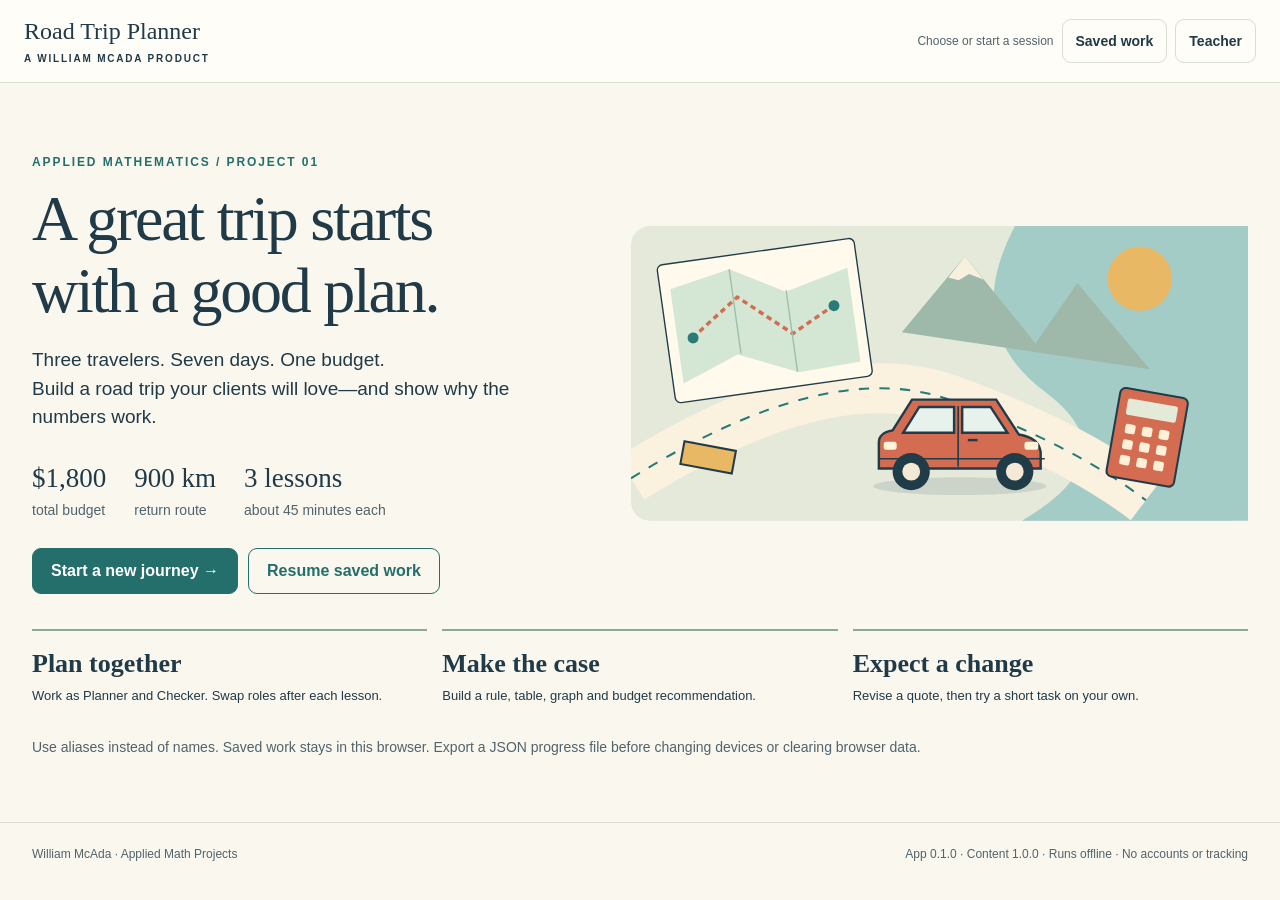
<file: road-trip-planner/index.html>
<!doctype html>
<html lang="en"><head><meta charset="utf-8"><meta name="viewport" content="width=device-width,initial-scale=1"><meta name="theme-color" content="#246f6b"><meta name="description" content="Plan a seven-day road trip. Model costs, compare choices, and explain a recommendation. A William McAda Product."><title>Road Trip Planner • William McAda</title><style>:root{--paper:#faf7ef;--ink:#203a47;--teal:#246f6b;--muted:#51636b;--line:#d8ded2;--coral:#bc503a;--soft:#e8efe5;--gold:#edbd70;--white:#fffdf7;font-family:Arial,Helvetica,sans-serif;color:var(--ink);background:var(--paper);font-size:16px;line-height:1.5}*{box-sizing:border-box}body{margin:0}button,input,select,textarea{font:inherit;color:inherit}button,a,input,select,textarea{touch-action:manipulation}button{min-height:44px;min-width:44px;padding:10px 18px;border:1px solid var(--teal);border-radius:9px;background:var(--teal);color:white;cursor:pointer;font-weight:700}button:hover{filter:brightness(.95)}button:disabled{opacity:.5;cursor:not-allowed}.secondary{background:transparent;color:var(--teal)}.danger{background:#a43d32;border-color:#a43d32}.quiet{background:transparent;color:var(--ink);border-color:var(--line)}:focus-visible{outline:3px solid #d26a37;outline-offset:3px}input,select,textarea{display:block;min-height:46px;width:100%;border:1.5px solid #788a87;background:#fffef9;padding:10px 12px;border-radius:7px;margin-top:6px}textarea{resize:vertical;min-height:88px}input[readonly]{background:var(--soft)}[aria-invalid=true]{border-color:#a43d32}a{color:var(--teal);overflow-wrap:anywhere}h1,h2,h3,p{margin-top:0}h1,h2{font-family:Georgia,'Times New Roman',serif;line-height:1.12;font-weight:400;letter-spacing:-.035em}h1{font-size:clamp(40px,5vw,64px);margin-bottom:20px}h2{font-size:clamp(30px,4vw,42px);margin-bottom:18px}h3{font-size:20px;line-height:1.3;margin-bottom:12px}.eyebrow{font-size:12px;font-weight:800;letter-spacing:.16em;text-transform:uppercase;margin-bottom:12px;color:var(--teal)}.muted,small,.caption{color:var(--muted)}small,.caption{font-size:14px}.lead{font-size:19px;max-width:630px}.topbar{border-bottom:1px solid var(--line);padding:18px max(24px,calc((100vw - 1380px)/2));display:flex;align-items:center;justify-content:space-between;gap:16px;background:#fffdf7}.brand{font-family:Georgia,serif;font-size:24px;line-height:1.15}.brand span{display:block;font-family:Arial,sans-serif;font-size:10px;letter-spacing:.18em;margin-top:7px;font-weight:800}.toolbar{display:flex;gap:8px;align-items:center;flex-wrap:wrap}.toolbar button{font-size:14px;padding:9px 13px}.save-label{font-size:12px;color:var(--muted);max-width:200px}.wrap{max-width:1380px;margin:auto;padding:28px 32px 50px}.hero{display:grid;grid-template-columns:1fr 1.12fr;align-items:center;gap:48px;padding:42px 0 35px}.hero svg{width:100%;height:auto;display:block}.tag{display:inline-block;padding:5px 9px;background:var(--soft);border-radius:5px;font-size:13px}.facts{display:flex;flex-wrap:wrap;gap:28px;margin:26px 0}.facts strong{font-family:Georgia,serif;font-size:27px;display:block;font-weight:400}.actions{display:flex;gap:10px;flex-wrap:wrap;margin-top:24px;align-items:center}.progress{display:grid;grid-template-columns:repeat(8,minmax(0,1fr));gap:6px;margin:4px 0 30px}.progress button{text-align:left;padding:10px 9px;background:transparent;color:var(--muted);border:1px solid var(--line);font-size:12px;font-weight:400;line-height:1.35}.progress button strong{display:block;font-size:15px;margin-bottom:5px}.progress button.active{background:var(--teal);border-color:var(--teal);color:white}.progress button.visited{border-color:#82a89a}.workspace{display:grid;grid-template-columns:minmax(0,1fr) 280px;gap:35px;align-items:start}.main{min-width:0}.sidebar{border-left:1px solid var(--line);padding-left:25px}.sidebar svg{width:100%;display:block}.sidebar dl{margin:0}.sidebar dt{font-size:12px;color:var(--muted);margin-top:12px}.sidebar dd{margin:0;font-size:15px}.sidebar .sum{padding:12px 0;border-bottom:1px solid var(--line)}.panel{background:var(--white);border:1px solid var(--line);border-radius:15px;padding:24px;margin:20px 0}.panel h3{display:flex;justify-content:space-between;align-items:center;gap:12px}.help{border-radius:50%;padding:4px;background:var(--soft);border:1px solid #acc4b4;color:var(--teal);font-size:20px;flex:0 0 44px}.checkpoint-id{font-size:12px;font-weight:700;letter-spacing:.08em;color:var(--teal);margin-bottom:6px}.fields{display:grid;grid-template-columns:repeat(2,minmax(0,1fr));gap:20px}.field{min-width:0;display:block}.field.wide{grid-column:1/-1}.field-label{font-weight:700;display:block}.unit{font-size:13px;font-weight:400;color:var(--muted);margin-left:7px}.hint{font-size:13px;color:var(--muted);display:block;margin-top:5px}.field-state{font-size:12px;display:block;margin-top:5px;min-height:18px}.verified{color:#235c47}.needsRecheck,.inProgress,.error{color:#9c392d}.overridden{color:#835415}.error-summary{background:#f8e8df;border-left:4px solid #a43d32;padding:18px;margin:20px 0}.error-summary p{margin-bottom:5px}.error-summary a{color:#923629}.notice{padding:13px 18px;background:#e3eddf;border-left:4px solid var(--teal);margin-bottom:20px}.warning{background:#faecd5;border-color:#b77722}.cards{display:grid;grid-template-columns:repeat(3,minmax(0,1fr));gap:12px}.choice{display:block;cursor:pointer;border:2px solid var(--line);border-radius:14px;overflow:hidden;background:var(--white);padding:0 0 12px}.choice.selected{border-color:var(--teal);background:#edf2e9}.choice svg{display:block;width:100%;height:auto}.choice input{display:inline-block;appearance:auto;min-height:22px;width:22px;height:22px;margin:10px 8px 0 12px;vertical-align:middle}.choice .name{display:block;font-size:15px;font-weight:700;padding:8px 12px 0}.choice .price{display:block;font-size:13px;padding:0 12px}.choice .fit{display:block;font-size:12px;color:var(--muted);padding:5px 12px}.choice:focus-within{outline:3px solid #d26a37;outline-offset:3px}.route-art svg{width:100%;height:auto;display:block}.source-grid{display:grid;grid-template-columns:repeat(3,1fr);gap:15px}.source-card{border-top:2px solid #8ba999;padding-top:13px}.source-card strong{font-family:Georgia,serif;font-size:26px;display:block}.source-card span{font-size:13px}.table-grid{display:grid;grid-template-columns:repeat(4,minmax(0,1fr));gap:12px}.graph{width:100%;height:auto;border:1px solid var(--line);border-radius:10px;background:#fffef9;display:block}.graph text{fill:var(--ink);font-family:Arial,sans-serif;font-size:13px}.graph path{fill:none}.graph .grid{stroke:#dce2d7;stroke-width:1}.graph .axis{stroke:#6f8881;stroke-width:1.6}.plot-select{max-width:310px;margin:20px 0}.pair-row{display:grid;grid-template-columns:50px 1fr 1fr;gap:12px;align-items:center;margin:10px 0}.pair-row .field-label{font-size:13px}.ending{display:grid;grid-template-columns:220px 1fr;gap:24px;align-items:center}.ending svg{width:100%}.tabs{display:flex;gap:10px;margin:20px 0}.tabs button[aria-pressed=true]{background:var(--teal);color:white}.lesson{background:#e4ece1;padding:16px 20px;border-radius:10px;margin:22px 0}.lesson p{margin:0}details{margin:15px 0;border:1px solid var(--line);border-radius:10px;padding:0 18px;background:var(--white)}summary{min-height:48px;cursor:pointer;padding:12px 0;font-weight:700}details .panel{border:0;padding:0;background:transparent}dialog{border:1px solid var(--line);border-radius:18px;background:var(--paper);color:var(--ink);max-width:min(840px,calc(100vw - 32px));width:740px;max-height:90vh;padding:28px;overflow:auto}dialog::backdrop{background:#152e38aa}.modal-head{display:flex;justify-content:space-between;gap:15px;align-items:start}.modal-head h2{font-size:32px}.modal-head button{flex-shrink:0}.session-row{border-top:1px solid var(--line);padding:18px 0}.session-row strong{overflow-wrap:anywhere}.session-row .actions{margin-top:12px}.report-preview{background:white;border:1px solid var(--line);padding:20px;margin-top:20px}.report-page{padding:20px 0;break-after:page;border-bottom:2px solid var(--line);overflow-wrap:anywhere}.report-page:last-child{break-after:auto}.report-page h2{font-size:28px}.report-page h3{font-size:18px;margin-top:18px}.report-page p{margin-bottom:8px}.report-page .graph{max-width:600px;max-height:245px}.report-header{display:flex;justify-content:space-between;gap:15px;font-size:10px;border-bottom:1px solid #7d8f87;padding-bottom:8px;margin-bottom:18px}.report-page table{width:100%;border-collapse:collapse;font-size:12px;margin:10px 0}.report-page td,.report-page th{text-align:left;border-bottom:1px solid #b6c3b8;padding:5px;vertical-align:top}.report-page .ending{grid-template-columns:150px 1fr}.frac{display:inline-flex;flex-direction:column;vertical-align:middle;text-align:center;line-height:1.1;font-size:.9em;margin:0 .15em}.frac span:first-child{border-bottom:1px solid currentColor;padding:0 .15em .12em}.frac span:last-child{padding:.12em .15em 0}.math{font-family:Georgia,serif;font-size:20px}.reading{max-width:650px}.reading h3{margin-top:20px}.reading p{margin-bottom:12px}.footer{border-top:1px solid var(--line);padding:22px 32px;font-size:12px;color:var(--muted);display:flex;justify-content:space-between;gap:20px;flex-wrap:wrap}.hidden,[hidden]{display:none!important}#print-root{display:none}.skip{position:absolute;left:10px;top:-100px;padding:12px;background:white;z-index:10}.skip:focus{top:10px}.role-pill{font-size:13px;padding:8px 10px;background:#f1e6d0;border-radius:6px}.compare{display:grid;grid-template-columns:repeat(3,1fr);gap:12px}.compare>div{padding:15px;border:1px solid var(--line);border-radius:10px}.compare strong{font-size:23px;font-family:Georgia,serif;display:block;font-weight:400}.overflow-safe{overflow-wrap:anywhere}.sr-only{position:absolute;width:1px;height:1px;padding:0;margin:-1px;overflow:hidden;clip:rect(0,0,0,0);white-space:nowrap;border:0}
@media(max-width:1050px){.workspace{grid-template-columns:minmax(0,1fr) 220px;gap:22px}.wrap{padding:24px}.sidebar{padding-left:18px}.hero{gap:25px}.progress button{font-size:11px}.topbar{padding:16px 24px}}
@media(max-width:800px){.workspace{grid-template-columns:1fr}.sidebar{border-left:0;border-top:1px solid var(--line);padding:24px 0 0;display:grid;grid-template-columns:170px 1fr;gap:20px}.progress{grid-template-columns:repeat(4,minmax(0,1fr))}.hero{grid-template-columns:1fr;gap:15px;padding-top:20px}.hero .hero-art{grid-row:1}.hero svg{max-height:290px}.hero h1{font-size:46px}.topbar{align-items:start}.save-label{display:block;width:100%}.brand{font-size:21px}.toolbar{justify-content:flex-end}.ending{grid-template-columns:160px 1fr}}
@media(max-width:550px){.wrap{padding:18px 16px}.topbar{padding:15px 16px;flex-wrap:wrap}.toolbar{justify-content:flex-start}.fields,.source-grid{grid-template-columns:1fr}.cards{grid-template-columns:1fr}.choice{display:grid;grid-template-columns:130px 1fr;position:relative;padding-bottom:5px}.choice svg{grid-row:1/5;align-self:center}.choice input{position:absolute;right:4px;bottom:8px}.choice .name,.choice .price,.choice .fit{grid-column:2}.choice .name{padding-top:12px}.table-grid{grid-template-columns:repeat(2,minmax(0,1fr))}.panel{padding:18px}.ending{grid-template-columns:1fr}.ending svg{max-width:230px}.compare{grid-template-columns:1fr}.sidebar{grid-template-columns:110px 1fr}.progress button{min-height:68px}.report-header{flex-wrap:wrap}.hero h1{font-size:39px}.pair-row{grid-template-columns:27px 1fr 1fr}.facts{gap:22px}}
@media(prefers-reduced-motion:reduce){*{scroll-behavior:auto!important;animation:none!important;transition:none!important}}
@page{size:auto;margin:12mm}
@media print{html,body{background:#fff!important}body>*{display:none!important}body>#print-root{display:block!important;color:#000;background:#fff;font-family:Arial,sans-serif;font-size:10pt;line-height:1.32}.report-page{height:auto;min-height:0;padding:0;border:0;break-after:page}.report-page:last-child{break-after:auto}.report-header{font-size:8pt;margin-bottom:12pt}.report-page h2{font-size:23pt;margin-bottom:10pt;color:#000}.report-page h3{font-size:12pt;margin:12pt 0 6pt}.report-page p{margin-bottom:6pt}.report-page table{font-size:8.5pt}.report-page td,.report-page th{padding:4pt}.report-page .graph{height:63mm;max-width:100%;border-color:#888}.report-page .ending{display:grid;grid-template-columns:35mm 1fr;gap:5mm}.report-page .ending svg{height:26mm}.report-page .compare{display:grid;grid-template-columns:repeat(3,1fr);gap:3mm}.report-page .compare>div{padding:6pt}.report-page .compare strong{font-size:16pt}.report-page svg{break-inside:avoid}.report-page .math{font-size:13pt}.report-page .caption,.report-page small{font-size:8pt}.report-page a{color:#000;text-decoration:none}.report-page .tag{background:#eee;font-size:8pt}.report-page .notice{padding:7pt;margin-bottom:8pt;border-color:#444;background:#eee}tr{break-inside:avoid}.slip{border:1px dashed #444;padding:12mm;margin-top:10mm}.slip .line{height:18mm;border-bottom:1px solid #888}.report-page *{box-shadow:none!important}}
</style></head><body><a class="skip" href="#main">Skip to your work</a><div id="app"></div><dialog id="modal" aria-labelledby="modal-title"></dialog><div id="print-root"></div><input type="file" id="import-file" accept=".json,application/json" hidden><noscript>This offline activity needs JavaScript enabled to check mathematics and save progress.</noscript><script>/* Road Trip Planner — A WILLIAM MCADA PRODUCT. App 0.1.0, content/schema 1.0.0. */
(function(root){
'use strict';
const VERSION='0.1.0', CONTENT='1.0.0', PREFIX='mcada:road-trip:', clone=x=>JSON.parse(JSON.stringify(x));
const gcd=(a,b)=>{a=a<0n?-a:a;b=b<0n?-b:b;while(b){[a,b]=[b,a%b]}return a||1n};
class Q{
 constructor(n,d=1n){n=BigInt(n);d=BigInt(d);if(!d)throw Error('The denominator cannot be zero.');if(d<0n){n=-n;d=-d}let g=gcd(n,d);this.n=n/g;this.d=d/g}
 add(b){b=q(b);return new Q(this.n*b.d+b.n*this.d,this.d*b.d)} sub(b){return this.add(q(b).neg())} mul(b){b=q(b);return new Q(this.n*b.n,this.d*b.d)} div(b){b=q(b);return new Q(this.n*b.d,this.d*b.n)} neg(){return new Q(-this.n,this.d)} eq(b){b=q(b);return this.n===b.n&&this.d===b.d} cmp(b){b=this.sub(b);return b.n<0n?-1:b.n>0n?1:0} num(){return Number(this.n)/Number(this.d)} str(){return this.d===1n?String(this.n):this.n+'/'+this.d} toJSON(){return this.str()}
 round(places=2){const scale=10n**BigInt(places),n=(this.n<0n?-this.n:this.n)*scale,c=(2n*n+this.d)/(2n*this.d);return new Q(this.n<0n?-c:c,scale)}
 fixed(places=2){const v=this.round(places),scale=10n**BigInt(places),i=v.n*scale/v.d,a=i<0n?-i:i;return (i<0n?'-':'')+(a/scale)+(places?'.'+String(a%scale).padStart(places,'0'):'')}
}
function q(v){if(v instanceof Q)return v;if(typeof v==='number'&&!Number.isFinite(v))throw Error('Use a finite number.');let s=String(v).trim();if(!/^[+-]?(?:\d+(?:\.\d*)?|\.\d+)$/.test(s)||s.replace(/\D/g,'').length>32)throw Error('Use a decimal or a fraction such as 3/4.');let neg=s[0]==='-';s=s.replace(/^[+-]/,'');let [a,b='']=s.split('.');return new Q(BigInt((a||'0')+b)*(neg?-1n:1n),10n**BigInt(b.length))}
function clean(s){if(typeof s!=='string'||s.length>256)throw Error('Use an expression with at most 256 characters.');s=s.trim().replace(/[−–]/g,'-').replace(/[×·]/g,'*').replace(/÷/g,'/');if(s.includes(',')){s=s.replace(/\b\d[\d,]*(?:\.\d+)?/g,t=>{if(!t.includes(','))return t;if(!/^\d{1,3}(,\d{3})+(\.\d+)?$/.test(t))throw Error('Use a decimal point; commas only separate thousands.');return t.replace(/,/g,'')});}return s}
function linear(raw){let s=clean(raw).replace(/\s/g,'');if(!s)throw Error('Enter your answer.');let ts=s.match(/(?:\d+(?:\.\d*)?|\.\d+)|d|[()+*/-]/g)||[];if(ts.join('')!==s)throw Error('Use numbers, d, parentheses, +, −, × and ÷ only.');let i=0,depth=0;const pair=(a,b)=>({m:q(a),b:q(b)}),add=(a,b)=>({m:a.m.add(b.m),b:a.b.add(b.b)}),neg=a=>({m:a.m.neg(),b:a.b.neg()});
 function mul(a,b){if(a.m.n&&b.m.n)throw Error('Use a linear rule; d × d is not linear.');return {m:a.m.mul(b.b).add(b.m.mul(a.b)),b:a.b.mul(b.b)}}
 function atom(){let t=ts[i++];if(t==='+'||t==='-'){let a=atom();return t==='-'?neg(a):a}if(t==='('){if(++depth>16)throw Error('Use fewer nested parentheses.');let a=expr();if(ts[i++]!==')')throw Error('Close each parenthesis.');depth--;return a}if(t==='d')return pair(1,0);if(t&&/^[\d.]/.test(t))return pair(0,q(t));throw Error('Check the numbers and operators in your expression.')}
 function term(){let a=atom();while(i<ts.length){let t=ts[i];if(t==='*'||t==='/'){i++;let b=atom();if(t==='/'){if(b.m.n)throw Error('Divide only by a constant number.');if(!b.b.n)throw Error('The denominator cannot be zero.');a={m:a.m.div(b.b),b:a.b.div(b.b)}}else a=mul(a,b)}else if(t==='d'||t==='('){a=mul(a,atom())}else break}return a}
 function expr(){let a=term();while(ts[i]==='+'||ts[i]==='-'){let t=ts[i++],b=term();a=add(a,t==='-'?neg(b):b)}return a}let ans=expr();if(i!==ts.length)throw Error('Check your parentheses and operators.');return ans;
}
function numeric(raw,unit=''){let s=clean(raw);if(unit==='USD')s=s.replace(/^\$\s*/,'').replace(/\s*(?:USD|dollars?)$/i,'');else if(unit==='USD/day')s=s.replace(/^\$\s*/,'').replace(/\s*(?:USD|dollars?)\s*\/\s*day$/i,'');else if(unit==='L')s=s.replace(/\s*(?:L|liters?)$/i,'');else if(unit==='%')s=s.replace(/\s*%$/,'');let a=linear(s);if(a.m.n)throw Error('Enter a number, not a rule containing d.');return a.b}
function equivalent(raw,m,b){const a=linear(raw);return a.m.eq(m)&&a.b.eq(b)}
function inequality(raw,m,b,B){let s=clean(raw).replace(/≤/g,'<=').replace(/≥/g,'>='),parts=s.split(/(<=|>=)/);if(parts.length!==3)throw Error('Use ≤ or ≥ to show the budget limit.');let l=linear(parts[0]),r=linear(parts[2]),a=l.m.sub(r.m),c=l.b.sub(r.b);if(parts[1]==='>='){a=a.neg();c=c.neg()}if(a.cmp(0)<=0)return false;return c.neg().div(a).eq(q(B).sub(b).div(m))}
const CAT={vehicle:[['basic','City compact',30,15],['standard','Coastal wagon',40,15],['touring','Touring van',60,15]],hotel:[['basic','Trail cabin',60,15],['standard','Lakeview lodge',90,30],['premium','Grand hotel',130,30]],food:[['simple','Picnic plan',10,10],['balanced','Local cafés',15,20],['full','Food explorer',20,25]],activities:[['light','Quiet days',10,10],['varied','A little of both',20,20],['full','Adventure pass',30,30]]};
const stages=['Commission','Route desk','Build the itinerary','Modeling studio','Forecast wall','Budget review','Hotel alert','Client presentation'];
const CLASS={classOne:'once',classFuel:'once',classVehicle:'day',classHotel:'night',classFood:'day',classActivities:'day'};
const labels={C01:'Classify costs',C02:'Fuel calculation',C03:'People and nights',C04:'Cost model',C05:'Table and graph',C06:'Affordability',C07:'Recommendation',C08:'Price-change revision',C09:'Individual transfer'};
const groups={C01:Object.keys(CLASS),C02:['liters','fuelCost'],C03:['partyFood','nights','hotelExpression'],C04:['expression','slope','constant','slopeMeaning','constantMeaning','domain'],C05:['table1','table3','table5','table7','xAxis','yAxis','yStep','x1','y1','x3','y3','x5','y5','x7','y7','budgetLine','budgetShape','rise'],C06:['inequality','bound','maxDays','costAtMax','nextDayCost'],C07:['total','reserve','percent','lodgingPriority','activityPriority','recommendation','evidenceType','evidenceValue','reason','reserveStatement'],C08:['deltaSlope','deltaConstant','deltaTotal','deltaReason'],C09:['transferModeA','transferExpressionA','transferTotalA','transferModeB','transferExpressionB','transferTotalB']};
const FIELD_GROUP=Object.fromEntries(Object.entries(groups).flatMap(([g,ks])=>ks.map(k=>[k,g])));
const setupKeys=['briefPriority1','briefPriority2','planner','routeMode','sourceTitle','sourceLink','accessDate','routeType','originalDistance','originalUnit','routeDistance','segments','routeReviewed','vehicle','hotel','food','activities','guided','termFixed','termFuel','termVehicle','termHotel','termFood','termActivities'];
const ALLOWED=new Set([...setupKeys,...Object.keys(FIELD_GROUP)]),now=()=>new Date().toISOString(),id=()=>typeof crypto!=='undefined'&&crypto.randomUUID?crypto.randomUUID():'s-'+Date.now().toString(36)+'-'+Math.random().toString(36).slice(2);
function newSession(alias=''){return {schema:'mcada-project-progress',schemaVersion:'1.0.0',projectId:'road-trip',appVersion:VERSION,contentVersion:CONTENT,sessionId:id(),scenarioId:'RT-BASE',teamAlias:alias,currentStage:1,maxStage:1,inputs:{vehicle:'standard',hotel:'standard',food:'full',activities:'full',planner:'A',routeMode:'provided',sourceTitle:'Harbor City–Lakeview classroom route',sourceLink:'',accessDate:'',routeType:'roundTrip',originalDistance:'900',originalUnit:'km',routeDistance:'900',segments:'',routeReviewed:'provided',yStep:'200',transferModeA:'digital',transferModeB:'digital',guided:'no'},attempts:[],checkpoints:{},teacherOverrides:[],completedAt:null,scenarioRevision:0,localRevision:0,updatedAt:now(),eventApplied:false,eventBaseline:null,eventEvidence:null,scenarioSnapshots:[],choiceHistory:[],reviews:[],support:[],imported:false,duplicateOf:null}}
function affordability(m,b,B,cap=14){m=q(m);b=q(b);B=q(B);const bound=B.sub(b).div(m);let max=null;for(let n=1;n<=cap;n++)if(m.mul(n).add(b).cmp(B)<=0)max=n;return {bound,max}}
function scenario(s){const x=s.inputs,selected={};for(const k of Object.keys(CAT)){selected[k]=CAT[k].find(a=>a[0]===x[k]);if(!selected[k])throw Error('Choose each itinerary option.')}const D=numeric(x.routeDistance||'900'),e=q(12),g=q('1.60'),F=q(200),p=3,d=7,B=q(1800);if(D.cmp(0)<=0)throw Error('Distance must be greater than zero.');const r=q(selected.vehicle[2]),h=q(selected.hotel[2]+(s.eventApplied?20:0)),f=q(selected.food[2]),a=q(selected.activities[2]);const liters=D.div(e),K=liters.mul(g).round(2),m=r.add(h).add(f.mul(p)).add(a),b=F.add(K).sub(h),cost=n=>m.mul(n).add(b),total=cost(d),reserve=B.sub(total),{bound,max}=affordability(m,b,B);return {D,e,g,F,p,d,B,r,h,f,a,liters,K,m,b,cost,total,reserve,bound,max,percent:total.div(B).mul(100).round(2),U:Object.values(selected).reduce((sum,row)=>sum+row[3],0),selected,reserveQuestion:reserve.cmp(0)<0||reserve.div(B).cmp(q('0.05'))>0}}
function context(s){const m=scenario(s);return {distance:m.D.str(),hotel:s.inputs.hotel,vehicle:s.inputs.vehicle,food:s.inputs.food,activities:s.inputs.activities,eventApplied:s.eventApplied,m:m.m.str(),b:m.b.str(),total:m.total.str(),budget:m.B.str(),U:m.U}}
function groupFor(key){return FIELD_GROUP[key]}
function definitions(s){const m=scenario(s),D={},num=(key,label,value,unit='',hint='Recheck the calculation using the given values.')=>D[key]={label,unit,kind:'numeric',expected:q(value),hint},sel=(key,label,value,hint='Choose the statement that matches the mathematics.')=>D[key]={label,unit:'',kind:'select',expected:value,hint},expr=(key,label,a,b)=>D[key]={label,kind:'expression',m:q(a),b:q(b),hint:'Check both the daily coefficient and the constant.'};
 for(const [k,v] of Object.entries(CLASS))sel(k,({classOne:'One-off expenses',classFuel:'Fuel for the fixed route',classVehicle:'Vehicle rental',classHotel:'Hotel',classFood:'Food per person',classActivities:'Group activities'})[k],v,k==='classFuel'?'The route stays fixed when the number of days changes. Fuel is once per route.':'Ask whether this happens once, every day, or every night.');
 num('liters','Fuel needed',m.liters,'L','Divide the total kilometers by kilometers per liter.');num('fuelCost','Fuel cost',m.K,'USD','Multiply the correct liters by $1.60/L; round only the fuel subtotal to cents.');num('partyFood','Food for the whole group each day',m.f.mul(3),'USD/day','Multiply the per-person price by three travelers.');num('nights','Nights in seven days',6,'','Seven days includes six overnight stays.');expr('hotelExpression','Hotel cost for d days',m.h,m.h.neg());expr('expression','Total cost C(d)',m.m,m.b);num('slope','Daily coefficient m',m.m,'USD/day');num('constant','Constant b',m.b,'USD','The hotel term h(d−1) subtracts h from the constant.');sel('slopeMeaning','Meaning of m','daily');sel('constantMeaning','Meaning of b','adjusted');sel('domain','Available travel days','whole');
 for(const d of [1,3,5,7]){num('table'+d,'Table: '+d+' days',m.cost(d),'USD');num('x'+d,'Point '+d+': days',d);num('y'+d,'Point '+d+': cost',m.cost(d),'USD')}sel('xAxis','Horizontal axis','days');sel('yAxis','Vertical axis','cost');D.yStep={label:'Cost-axis tick interval',kind:'oneOf',expected:['50','100','200','500','1000'],hint:'Choose a consistent cost-axis interval.'};num('budgetLine','Budget line height',m.B,'USD');sel('budgetShape','Budget line shape','horizontal');num('rise','Cost increase for one more day',m.m,'USD/day');
 D.inequality={label:'Budget inequality',kind:'inequality',hint:'The modeled cost must be less than or equal to the budget.'};num('bound','Exact continuous upper bound',m.bound,'','Use an exact fraction, or (budget − constant) ÷ daily coefficient.');sel('maxDays','Longest affordable whole-day trip',m.max===null?'none':String(m.max),'Use a whole number of days within 1–14.');num('costAtMax',m.max===null?'Cost of one day':m.max===14?'Cost of day 14':'Cost at your maximum whole days',m.cost(m.max||1),'USD');if(m.max!==null&&m.max<14)num('nextDayCost','Cost of the next whole day',m.cost(m.max+1),'USD');else D.nextDayCost={label:'Next-day check',kind:'notRequired'};
 num('total','Seven-day total',m.total,'USD');num('reserve','Budget left after seven days',m.reserve,'USD','Subtract trip cost from budget; an overspend gives a negative reserve.');num('percent','Budget spent, nearest 0.01%',m.percent,'%');sel('lodgingPriority','Preferred lodging included',s.inputs.hotel==='basic'?'no':'yes');sel('activityPriority','Full activity preference included',s.inputs.activities==='full'?'yes':'no');D.recommendation={label:'Your recommendation',kind:'oneOf',expected:['recommend','revise'],hint:'Choose a recommendation.'};D.evidenceType={label:'Number used as evidence',kind:'oneOf',expected:['total','reserve','percent'],hint:'Choose a verified quantity.'};num('evidenceValue','Your numerical evidence',({total:m.total,reserve:m.reserve,percent:m.percent})[s.inputs.evidenceType]||m.total,s.inputs.evidenceType==='percent'?'%':'USD');D.reason={label:'One sentence supporting your recommendation',kind:'text'};D.reserveStatement=m.reserveQuestion?{label:'Explain your reserve allocation or overspend revision',kind:'text'}:{label:'Reserve statement',kind:'notRequired'};
 num('deltaSlope','Change in m',20,'USD/day');num('deltaConstant','Change in b',-20,'USD');num('deltaTotal','Increase for the seven-day trip',120,'USD','Six nights × the $20 increase gives the trip increase.');sel('deltaReason','Why both coefficients change','nights');
 for(const a of ['A','B']){D['transferMode'+a]={label:'Learner '+a+' response mode',kind:'oneOf',expected:['digital','paper','oral'],hint:'Choose a response mode.'};expr('transferExpression'+a,'Learner '+a+' rule T(d)',a==='A'?160:145,a==='A'?240:310);num('transferTotal'+a,'Learner '+a+' trip total',a==='A'?880:1180,'USD');if(s.inputs['transferMode'+a]!=='digital'){D['transferExpression'+a].kind='notRequired';D['transferTotal'+a].kind='notRequired'}}for(const [key,def]of Object.entries(D)){const g=groupFor(key);def.id='RT-F'+g.slice(1)+'.'+key;def.objectiveId='RT-'+g.slice(1);def.sourceIds=({C01:['RT-D02','RT-D03','RT-D04','RT-D05','RT-D06','RT-D07'],C02:['RT-D02'],C03:['RT-D01','RT-D05','RT-D06'],C04:['RT-D01','RT-D02','RT-D03','RT-D04','RT-D05','RT-D06','RT-D07'],C05:['RT-D01','RT-C04'],C06:['RT-D01','RT-C04'],C07:['RT-D01','RT-D04','RT-D05','RT-D06','RT-D07'],C08:['RT-D08'],C09:[key.endsWith('A')?'RT-T01':'RT-T02']})[g];def.helpGroup=g;def.action='check';def.reviewPolicy=def.kind==='text'?'teacher reviews reasoning; automatic check records receipt only':'automatic exact/structural check';}return D;
}
function fingerprint(s,key){const m=scenario(s),x=s.inputs,g=groupFor(key);let v=[];if(g==='C01')v=[];else if(key==='liters')v=[m.D.str()];else if(key==='fuelCost')v=[m.D.str(),m.g.str()];else if(key==='partyFood')v=[m.f.str(),3];else if(key==='nights')v=[7];else if(key==='hotelExpression')v=[m.h.str()];else if(g==='C09')v=[key,x['transferMode'+key.slice(-1)]];else if(g==='C08')v=[s.eventBaseline?.revision??-1];else if(['xAxis','yAxis','yStep','budgetShape'].includes(key)||/^x[1357]$/.test(key))v=[];else if(key==='budgetLine')v=[m.B.str()];else if(['expression','slope','constant','slopeMeaning','constantMeaning','domain'].includes(key)||/^table|^y[1357]$|^rise$/.test(key))v=[m.m.str(),m.b.str()];else v=[m.m.str(),m.b.str(),m.B.str(),x.hotel,x.activities,key==='evidenceValue'?x.evidenceType:''];return JSON.stringify([CONTENT,key,...v])}
function evaluate(s,key,raw=s.inputs[key]||''){const d=definitions(s)[key];if(!d)return 'Unknown field.';try{if(d.kind==='notRequired')return null;if(!String(raw).trim())return 'Enter '+d.label.toLowerCase()+'.';if(d.kind==='text')return String(raw).trim().length<=280?null:'Use at most 280 characters.';if(d.kind==='select')return raw===d.expected?null:d.hint;if(d.kind==='oneOf')return d.expected.includes(raw)?null:d.hint;if(d.kind==='numeric')return numeric(raw,d.unit).eq(d.expected)?null:d.hint;if(d.kind==='expression')return equivalent(raw,d.m,d.b)?null:d.hint;if(d.kind==='inequality'){const m=scenario(s);return inequality(raw,m.m,m.b,m.B)?null:d.hint}}catch(e){return e.message}return 'Check this answer.'}
function rec(s,key){return s.checkpoints[groupFor(key)]?.fields?.[key]}
function state(s,key){const d=definitions(s)[key];if(d?.kind==='notRequired')return 'notRequired';const r=rec(s,key);if(!r)return 'unstarted';if(r.fingerprint!==fingerprint(s,key)||r.response!==(s.inputs[key]||''))return 'needsRecheck';return r.status}
function valid(s,key){return ['verified','overridden','notRequired'].includes(state(s,key))}
function groupOK(s,g){return groups[g].every(k=>valid(s,k))}
function check(s,keys){const errors=[];for(const key of keys){const def=definitions(s)[key];if(def.kind==='notRequired')continue;if(valid(s,key)&&state(s,key)==='verified')continue;const response=s.inputs[key]||'',error=evaluate(s,key,response),g=groupFor(key),fp=fingerprint(s,key);s.checkpoints[g]??={fields:{}};const old=rec(s,key),attempt={id:id(),key,checkpointId:'RT-'+g,scenarioRevision:s.scenarioRevision,response,passed:!error,timestamp:now(),fingerprint:fp};try{if(def.kind==='expression'){const a=linear(response);attempt.normalized={m:a.m.str(),b:a.b.str()}}else if(def.kind==='numeric')attempt.normalized={value:numeric(response,def.unit).str(),unit:def.unit}}catch{}s.attempts.push(attempt);s.checkpoints[g].fields[key]={status:error?'inProgress':'verified',fingerprint:fp,response,firstAttemptId:old?.fingerprint===fp?old.firstAttemptId:attempt.id,finalAttemptId:attempt.id};if(error)errors.push({key,message:error})}return errors}
function setInput(s,key,value){if(!ALLOWED.has(key))throw Error('Unsupported field.');value=String(value);const old=s.inputs[key];if(old===value)return;if(s.eventApplied&&!s.eventEvidence&&['vehicle','hotel','food','activities','routeDistance','routeMode'].includes(key))throw Error('Record the hotel comparison before changing the route or choices.');let before;try{before=context(s)}catch{}s.inputs[key]=value;let after;try{after=context(s)}catch{}if(before&&after&&JSON.stringify(before)!==JSON.stringify(after)){s.scenarioRevision++;s.choiceHistory.push({key,from:old||'',to:value,at:now(),revision:s.scenarioRevision});s.scenarioSnapshots.push({revision:s.scenarioRevision,scenario:after,at:now()})}}
const baseKeys=[...groups.C01,...groups.C02,...groups.C03,...groups.C04,...groups.C05,...groups.C06,...groups.C07];
function applyEvent(s){if(s.eventApplied)return false;if(!baseKeys.every(k=>valid(s,k)))throw Error('Finish the original plan checks before opening the new quote.');s.eventBaseline={revision:s.scenarioRevision,scenario:context(s),inputs:clone(s.inputs),at:now()};s.eventApplied=true;s.scenarioId='RT-HOTEL';s.scenarioRevision++;s.scenarioSnapshots.push({revision:s.scenarioRevision,scenario:context(s),at:now()});return true}
function recordEvent(s){if(!s.eventApplied)throw Error('Open the new hotel quote first.');if(!baseKeys.concat(groups.C08).every(k=>valid(s,k)))throw Error('Recheck the changed mathematics before revising another choice.');s.eventEvidence={revision:s.scenarioRevision,scenario:context(s),inputs:clone(s.inputs),at:now()};return true}
function reviewStatus(s,key){const fp=fingerprint(s,key),r=[...s.reviews].reverse().find(r=>r.key===key&&r.fingerprint===fp&&r.response===(s.inputs[key]||''));return r?.status||'pending'}
function outcome(s){let keys=baseKeys.concat(groups.C08,groups.C09);if(!s.eventEvidence||!keys.every(k=>valid(s,k))||['A','B'].some(a=>s.inputs['transferMode'+a]!=='digital'&&!s.reviews.some(r=>r.key==='transferMode'+a&&r.response===s.inputs['transferMode'+a]&&r.reviewer?.trim())))return {code:'draft',title:'Draft — finish checks'};if(keys.some(k=>state(s,k)==='overridden'))return {code:'provisional',title:'Provisional — teacher review'};let m=scenario(s);if(m.total.cmp(m.B)>0||m.U<65)return {code:'revision',title:'Revision requested'};if(m.U<85)return {code:'approved',title:'Trip approved'};return {code:'delighted',title:'Client delighted'}}
function bypass(s,g,reviewer,reason){if(!groups[g]||!reviewer.trim()||!reason.trim())throw Error('Supply a reviewer alias and reason.');let keys=groups[g];s.checkpoints[g]??={fields:{}};for(const key of keys){if(valid(s,key))continue;s.checkpoints[g].fields[key]={status:'overridden',fingerprint:fingerprint(s,key),response:s.inputs[key]||'',firstAttemptId:rec(s,key)?.firstAttemptId||null,finalAttemptId:null}}s.teacherOverrides.push({checkpointId:'RT-'+g,reviewer,reason,at:now()})}
function routeErrors(s){const x=s.inputs,errs=[];try{let d=numeric(x.routeDistance);if(d.cmp(0)<=0)throw Error('Enter a distance greater than zero.');if(x.routeMode==='provided'){if(!d.eq(900))throw Error('The provided route is 900 km in total.')}else{for(const k of ['sourceTitle','accessDate','originalDistance'])if(!x[k]?.trim())errs.push({key:k,message:'Complete this source field.'});if(!/^\d{4}-\d{2}-\d{2}$/.test(x.accessDate||''))errs.push({key:'accessDate',message:'Record the access date.'});let source=numeric(x.originalDistance||'0');if(x.originalUnit==='m')source=source.div(1000);if(x.routeType==='oneWay')source=source.mul(2);if(x.routeType==='segmentTotal'){let parts=(x.segments||'').split('+').map(a=>numeric(a));source=parts.reduce((a,b)=>a.add(b),q(0));if(x.originalUnit==='m')source=source.div(1000)}if(!d.eq(source))errs.push({key:'routeDistance',message:'Convert the recorded source distance into the total return-trip kilometers.'});if((d.cmp(100)<0||d.cmp(2400)>0)&&x.routeReviewed!=='verified')errs.push({key:'routeDistance',message:'Ask the teacher to review this distance outside the classroom range.'})}}catch(e){errs.push({key:'routeDistance',message:e.message})}return errs}
function stageKeys(stage,s){if(stage===3)return [...groups.C01,...groups.C02,...groups.C03];if(stage===4)return groups.C04;if(stage===5)return groups.C05;if(stage===6)return [...groups.C06,...groups.C07];if(stage===7)return [...baseKeys,...groups.C08];if(stage===8)return groups.C09;return []}
function canStage(s,n){if(n>=3&&routeErrors(s).length)return false;if(n<=3)return n<=s.maxStage;if(n===7&&s.eventApplied&&n<=s.maxStage)return true;const prereq=n===4?stageKeys(3,s):n===5?[...stageKeys(3,s),...groups.C04]:n===6?[...stageKeys(3,s),...groups.C04,...groups.C05]:baseKeys;return n<=s.maxStage&&prereq.every(k=>valid(s,k))&&(n<8||!!s.eventEvidence)}
const topKeys=Object.keys(newSession());
function validateSession(raw,imported=true){if(!raw||typeof raw!=='object'||Array.isArray(raw))throw Error('This is not a saved session.');if(Object.keys(raw).some(k=>!topKeys.includes(k)))throw Error('The save contains an unsupported field.');if(raw.schema!=='mcada-project-progress'||raw.projectId!=='road-trip')throw Error('This file belongs to a different project.');if(raw.appVersion!==VERSION||raw.schemaVersion!=='1.0.0'||raw.contentVersion!==CONTENT)throw Error('This save uses an unsupported or newer schema/content version.');if(typeof raw.sessionId!=='string'||!/^[\w-]{1,100}$/.test(raw.sessionId))throw Error('The saved session ID is invalid.');if(typeof raw.teamAlias!=='string'||raw.teamAlias.length>64)throw Error('Use an alias of at most 64 characters.');if(!Number.isInteger(raw.currentStage)||raw.currentStage<1||raw.currentStage>8||!Number.isInteger(raw.maxStage)||raw.maxStage<raw.currentStage||raw.maxStage>8)throw Error('The saved stage is invalid.');if(!raw.inputs||typeof raw.inputs!=='object'||Array.isArray(raw.inputs))throw Error('Missing input records.');for(const [k,v] of Object.entries(raw.inputs)){if(!ALLOWED.has(k)||typeof v!=='string'||v.length>(k==='sourceLink'?512:k==='reason'||k==='reserveStatement'?280:256))throw Error('Unsupported or oversized saved input: '+k)}for(const kind of Object.keys(CAT))if(!CAT[kind].some(x=>x[0]===raw.inputs[kind]))throw Error('Invalid saved itinerary choice.');if(!['provided','researched'].includes(raw.inputs.routeMode)||!['km','m'].includes(raw.inputs.originalUnit)||!['roundTrip','oneWay','segmentTotal'].includes(raw.inputs.routeType))throw Error('Invalid route/source format.');for(const k of ['scenarioRevision','localRevision'])if(!Number.isSafeInteger(raw[k])||raw[k]<0)throw Error('Invalid saved revision.');if(typeof raw.eventApplied!=='boolean')throw Error('Invalid event status.');
 for(const k of ['attempts','teacherOverrides','scenarioSnapshots','choiceHistory','reviews','support'])if(!Array.isArray(raw[k]))throw Error('Invalid saved history: '+k);
 if(!raw.checkpoints||typeof raw.checkpoints!=='object'||Array.isArray(raw.checkpoints))throw Error('Invalid checkpoint records.');for(const [g,c] of Object.entries(raw.checkpoints)){if(!groups[g]||!c.fields||Object.keys(c).some(k=>k!=='fields'))throw Error('Unknown checkpoint.');for(const [k,r] of Object.entries(c.fields)){if(!groups[g].includes(k)||!r||!['verified','inProgress','overridden','needsRecheck'].includes(r.status)||typeof r.fingerprint!=='string'||typeof r.response!=='string'||Object.keys(r).some(x=>!['status','fingerprint','response','firstAttemptId','finalAttemptId'].includes(x)))throw Error('Invalid field evidence.')}}
 function safeWalk(v,depth=0){if(depth>12)throw Error('The save is too deeply nested.');if(typeof v==='number'&&!Number.isFinite(v))throw Error('Nonfinite saved value.');if(typeof v==='string'&&v.length>2000)throw Error('Oversized saved text.');if(v&&typeof v==='object'){for(const k of Object.keys(v)){if(['__proto__','prototype','constructor'].includes(k))throw Error('Unsafe saved key.');safeWalk(v[k],depth+1)}}}safeWalk(raw);
 for(const a of raw.attempts)if(!ALLOWED.has(a.key)||typeof a.response!=='string'||typeof a.passed!=='boolean'||a.checkpointId!=='RT-'+groupFor(a.key))throw Error('Invalid attempt history.');for(const a of raw.reviews)if(!ALLOWED.has(a.key)||!['verified','pending','revise'].includes(a.status)||typeof a.reviewer!=='string')throw Error('Invalid review record.');for(const a of raw.teacherOverrides)if(!Object.keys(groups).some(g=>'RT-'+g===a.checkpointId)||typeof a.reason!=='string'||typeof a.reviewer!=='string')throw Error('Invalid teacher override.');
 if(raw.eventApplied!==!!raw.eventBaseline||raw.eventEvidence&&!raw.eventApplied)throw Error('Inconsistent event history.');for(const snap of [raw.eventBaseline,raw.eventEvidence].filter(Boolean)){if(!snap.inputs||!snap.scenario||!Number.isSafeInteger(snap.revision))throw Error('Invalid event snapshot.');const probe=clone(raw);probe.inputs=snap.inputs;probe.eventApplied=snap===raw.eventEvidence;if(JSON.stringify(context(probe))!==JSON.stringify(snap.scenario))throw Error('The event snapshot does not match its source values.');}if(raw.eventEvidence&&raw.eventBaseline){const b=raw.eventBaseline.scenario,e=raw.eventEvidence.scenario;if(['vehicle','hotel','food','activities','distance'].some(k=>b[k]!==e[k])||!numeric(e.total).sub(numeric(b.total)).eq(120))throw Error('The mandatory hotel comparison was altered.');}
 let s=clone(raw);try{scenario(s)}catch(e){if(s.currentStage>2)throw e;for(const [g,c]of Object.entries(s.checkpoints))if(!['C01','C09'].includes(g))for(const r of Object.values(c.fields))r.status='needsRecheck';s.imported=imported||raw.imported===true;return s}for(const key of Object.keys(FIELD_GROUP)){const r=rec(s,key);if(r?.status==='verified'&&(r.fingerprint!==fingerprint(s,key)||r.response!==(s.inputs[key]||'')||evaluate(s,key)))r.status='needsRecheck'}s.imported=imported||raw.imported===true;return s;
}
function parseImport(text){if(typeof text!=='string'||new TextEncoder().encode(text).length>20*1024*1024)throw Error('Import files must be at most 20 MiB.');let p;try{p=JSON.parse(text)}catch{throw Error('This file is not valid JSON.')}if(p.schema==='mcada-project-backup'){if(p.schemaVersion!=='1.0.0'||p.projectId!=='road-trip'||!Array.isArray(p.sessions)||p.sessions.length>100||!p.sessions.length||Object.keys(p).some(k=>!['schema','schemaVersion','projectId','exportedAt','sessions'].includes(k)))throw Error('Invalid Road Trip backup bundle.');if(new Set(p.sessions.map(s=>s.sessionId)).size!==p.sessions.length)throw Error('A bundle cannot repeat a session identity.');return p.sessions.map(s=>{if(new TextEncoder().encode(JSON.stringify(s)).length>2*1024*1024)throw Error('A session exceeds 2 MiB.');return validateSession(s)})}if(new TextEncoder().encode(text).length>2*1024*1024)throw Error('A single session must be at most 2 MiB.');return [validateSession(p)]}
class Store{
 constructor(storage){this.storage=storage;this.available=false;try{storage.setItem(PREFIX+'probe','1');if(storage.getItem(PREFIX+'probe')!=='1')throw Error('Storage check failed');storage.removeItem(PREFIX+'probe');this.available=true}catch{}}
 ids(){const a=[];if(!this.available)return a;for(let i=0;i<this.storage.length;i++){let k=this.storage.key(i);if(k?.startsWith(PREFIX+'session:'))a.push(k.slice((PREFIX+'session:').length))}return a}
 read(id){const t=this.storage.getItem(PREFIX+'session:'+id);if(t===null)return null;return validateSession(JSON.parse(t),false)}
 list(){return this.ids().map(id=>{try{return {id,session:this.read(id)}}catch(e){return {id,error:e.message}}})}
 saveMany(sessions){if(!this.available)throw Error('Device storage is unavailable. Export progress before leaving.');const keys=sessions.map(s=>PREFIX+'session:'+s.sessionId),indexKey=PREFIX+'index',all=[...keys,indexKey],old=new Map(all.map(k=>[k,this.storage.getItem(k)]));try{for(let i=0;i<sessions.length;i++)this.storage.setItem(keys[i],JSON.stringify(sessions[i]));this.storage.setItem(indexKey,JSON.stringify(this.ids()));}catch(e){let rollback=true;for(const [k,v]of old){try{if(v===null)this.storage.removeItem(k);else this.storage.setItem(k,v)}catch{rollback=false}}throw Error(rollback?'Could not save. Existing saved work was retained. Export your current work.':'Storage failed during rollback. Keep this page open and export; inspect saved sessions before continuing.')}return true}
 save(s){let prev;try{prev=this.read(s.sessionId)}catch{}if(prev&&prev.localRevision>s.localRevision)throw Error('CONFLICT');const old=s.localRevision,oldTime=s.updatedAt;s.localRevision++;s.updatedAt=now();try{this.saveMany([s])}catch(e){s.localRevision=old;s.updatedAt=oldTime;throw e}return true}
 remove(ids){let failed=[];for(const id of ids){try{this.storage.removeItem(PREFIX+'session:'+id);if(this.storage.getItem(PREFIX+'session:'+id)!==null)failed.push(id)}catch{failed.push(id)}}try{const remain=this.ids();if(remain.length)this.storage.setItem(PREFIX+'index',JSON.stringify(remain));else this.storage.removeItem(PREFIX+'index')}catch{failed.push('session index')}if(failed.length)throw Error('Deletion was incomplete. Records remaining: '+failed.join(', '));return true}
}
root.RTCore={VERSION,CONTENT,PREFIX,Q,q,linear,numeric,equivalent,inequality,CAT,stages,CLASS,groups,labels,ALLOWED,clone,now,id,newSession,affordability,scenario,context,definitions,fingerprint,evaluate,rec,state,valid,groupOK,check,setInput,baseKeys,applyEvent,recordEvent,reviewStatus,outcome,bypass,routeErrors,stageKeys,canStage,validateSession,parseImport,Store};
if(typeof module!=='undefined')module.exports=root.RTCore;
})(typeof globalThis!=='undefined'?globalThis:this);
</script><script>/* Original SVG artwork, created for Road Trip Planner. No remote assets. */
(function(){
const ink='#213c49',teal='#287b79',light='#d5e8de',coral='#d36c51',gold='#e9b865';
function svg(body,label,view='0 0 360 200'){return `<svg viewBox="${view}" role="img" aria-label="${label}" xmlns="http://www.w3.org/2000/svg">${body}</svg>`}
function car(kind='standard',x=0,y=0,scale=1){const wide=kind==='touring',basic=kind==='basic',color=wide?teal:basic?gold:coral;return `<g transform="translate(${x} ${y}) scale(${scale})"><ellipse cx="125" cy="153" rx="107" ry="11" fill="${ink}" opacity=".12"/><path d="M25 131V99q0-12 17-15l24-38h${wide?127:basic?81:104}l28 43q25 4 27 22v20Z" fill="${color}" stroke="${ink}" stroke-width="3"/><path d="M75 55h43v32H55ZM128 55h${wide?53:basic?21:35}l21 32h-${wide?74:basic?42:56}Z" fill="#e7f2ec" stroke="${ink}" stroke-width="3"/><path d="M24 119h206M123 54v75" fill="none" stroke="${ink}" stroke-width="2"/><rect x="31" y="98" width="16" height="10" rx="3" fill="#fff3d9"/><rect x="205" y="98" width="17" height="10" rx="3" fill="#fff3d9"/><path d="M135 96h12" stroke="${ink}" stroke-width="3"/><circle cx="65" cy="135" r="23" fill="${ink}"/><circle cx="65" cy="135" r="11" fill="#f3e9d6"/><circle cx="193" cy="135" r="23" fill="${ink}"/><circle cx="193" cy="135" r="11" fill="#f3e9d6"/>${wide?`<path d="M70 42h118l-9-15H83Z" fill="${gold}" stroke="${ink}" stroke-width="3"/>`:''}</g>`}
function house(kind='standard'){if(kind==='basic')return `<path d="M63 157V85l112-53 113 53v72Z" fill="${gold}" stroke="${ink}" stroke-width="3"/><path d="m48 87 127-66 126 66" fill="none" stroke="${coral}" stroke-width="14"/><path d="M146 157V99h54v58" fill="${teal}"/><path d="M83 100h40v32H83ZM223 100h40v32h-40Z" fill="#f7efda" stroke="${ink}" stroke-width="3"/>`;let big=kind==='premium';return `<rect x="${big?65:86}" y="${big?45:66}" width="${big?230:190}" height="115" fill="${big?'#e7b49a':light}" stroke="${ink}" stroke-width="3"/><path d="M${big?57:77} ${big?44:65}h${big?246:208}" stroke="${teal}" stroke-width="13"/>${[0,1,2,3].map(i=>`<rect x="${(big?83:100)+i*(big?52:43)}" y="${big?66:85}" width="25" height="27" rx="2" fill="#fcf5df" stroke="${ink}" stroke-width="2"/>`).join('')}<rect x="157" y="119" width="40" height="41" fill="${teal}"/>${big?`<path d="M150 42V21h43v21M164 25l7 7 13-12" fill="none" stroke="${gold}" stroke-width="7"/>`:''}`}
function scene(type,kind='standard'){
const bg=`<rect width="360" height="200" rx="18" fill="#e8eee1"/><circle cx="291" cy="46" r="25" fill="${gold}"/><path d="M0 136 71 67 134 133 224 61 360 139v61H0Z" fill="#b2cbc0"/><path d="M0 162q90-40 180 0t180-8v46H0Z" fill="${light}"/>`;
if(type==='vehicle')return svg(bg+car(kind,37,19,1.1),kind+' vehicle illustration');
if(type==='hotel')return svg(bg+house(kind)+'<path d="M0 172h360" stroke="#9ab9ac" stroke-width="3"/>',kind+' lodging illustration');
if(type==='food'){const i=['simple','balanced','full'].indexOf(kind);return svg(bg+`<ellipse cx="179" cy="138" rx="131" ry="41" fill="#faf4e6" stroke="${ink}" stroke-width="3"/><ellipse cx="179" cy="134" rx="95" ry="25" fill="#e9dbc2"/>`+(i===0?`<path d="m111 136 61-61 64 61Z" fill="${gold}" stroke="${ink}" stroke-width="3"/><path d="m123 125 100 1" stroke="${teal}" stroke-width="9"/>`:i===1?`<path d="M103 109h147q-8 62-72 62t-75-62" fill="${coral}" stroke="${ink}" stroke-width="3"/><ellipse cx="176" cy="109" rx="74" ry="22" fill="${teal}"/>${[130,155,180,205,222].map((x,i)=>`<circle cx="${x}" cy="${104+i%2*11}" r="10" fill="${i%2?gold:light}"/>`).join('')}`:`<ellipse cx="174" cy="128" rx="74" ry="28" fill="${coral}"/><path d="M115 128q23-58 60-12t55 11" fill="none" stroke="${gold}" stroke-width="16"/><path d="M285 80v63m-14-63v24h27V80" stroke="${ink}" stroke-width="5"/><circle cx="102" cy="89" r="19" fill="${teal}"/>`),kind+' food plan illustration')}
if(type==='activities')return svg(bg+(kind==='light'?`<path d="M83 122q88-33 188 0v51q-92-29-188 0Z" fill="#fff6e2" stroke="${ink}" stroke-width="3"/><path d="M177 111v52M101 135l49-7m51 0 50 8" stroke="${coral}" stroke-width="4"/>`:kind==='varied'?`<rect x="100" y="77" width="156" height="88" rx="15" fill="${coral}" stroke="${ink}" stroke-width="3"/><path d="M126 78V62h41v16" fill="${teal}" stroke="${ink}" stroke-width="3"/><circle cx="184" cy="122" r="32" fill="${ink}"/><circle cx="184" cy="122" r="22" fill="${light}"/><circle cx="238" cy="95" r="7" fill="${gold}"/>`:`<path d="m72 166 81-117 95 117Z" fill="${coral}" stroke="${ink}" stroke-width="3"/><path d="m106 165 50-78 43 78Z" fill="${gold}"/><path d="m156 87 0 78" stroke="${ink}" stroke-width="3"/><path d="M267 63v100m-31-62 31-47 31 47m-61 28 30-46 31 46" fill="${teal}" stroke="${ink}" stroke-width="3"/>`),kind+' activity illustration');
return svg(bg, 'Lake and mountain landscape');}
function route(){return svg(`<rect width="720" height="245" rx="22" fill="#e3ebe0"/><path d="M390 0q-50 77 60 138t-20 107h290V0Z" fill="#a4cdc6"/><path d="M22 42 90 6l44 61 55-40 77 89" fill="none" stroke="#b2c7b2" stroke-width="25"/><path d="M78 165C145 72 207 181 289 128S402 39 549 121" fill="none" stroke="#fff7e3" stroke-width="20"/><path d="M78 165C145 72 207 181 289 128S402 39 549 121" fill="none" stroke="${teal}" stroke-width="4" stroke-dasharray="9 8"/><circle cx="78" cy="165" r="12" fill="${coral}" stroke="${ink}" stroke-width="3"/><circle cx="549" cy="121" r="12" fill="${coral}" stroke="${ink}" stroke-width="3"/><text x="30" y="210" fill="${ink}" font-size="21" font-family="sans-serif">Harbor City</text><text x="532" y="166" fill="${ink}" font-size="21" font-family="sans-serif">Lakeview</text><path d="m293 75 14 7-14 8m-59 91-14-7 14-8" fill="none" stroke="${coral}" stroke-width="5"/>`, 'Schematic return route from Harbor City to Lakeview; not to scale','0 0 720 245')}
function hero(){return svg(`<rect width="900" height="430" rx="28" fill="#e4e9da"/><path d="M560 0q-80 150 45 243t-35 187h330V0Z" fill="#a4ccc6"/><circle cx="742" cy="77" r="47" fill="${gold}"/><path d="m395 155 92-111 103 127 61-88 106 126" fill="#9eb9aa"/><path d="m463 75 24-31 27 34-21-8-15 9Z" fill="#f8f0df"/><path d="M0 368q287-179 466-114t285 146" fill="none" stroke="#faf1de" stroke-width="73"/><path d="M0 368q287-179 466-114t285 146" fill="none" stroke="${teal}" stroke-width="3" stroke-dasharray="15 15"/><g transform="translate(52 37) rotate(-8 140 115)"><rect width="290" height="203" rx="8" fill="#fffaeb" stroke="${ink}" stroke-width="2"/><path d="m15 37 89-17 77 44 94-22v138l-91 3-85-38-84 31Z" fill="#d4e6d4"/><path d="m37 112 73-50 73 64 66-33" fill="none" stroke="${coral}" stroke-width="5" stroke-dasharray="8 6"/><circle cx="38" cy="112" r="8" fill="${teal}"/><circle cx="248" cy="94" r="8" fill="${teal}"/><path d="M104 20v124m78-82v120" stroke="#9fbdad" stroke-width="2"/></g>${car('standard',332,199,1.18)}<g transform="translate(715 235) rotate(10)"><rect width="100" height="131" rx="8" fill="${coral}" stroke="${ink}" stroke-width="3"/><rect x="13" y="14" width="74" height="24" rx="3" fill="#e4ead7"/>${[0,1,2].flatMap(y=>[0,1,2].map(x=>`<rect x="${16+x*25}" y="${51+y*23}" width="15" height="14" rx="3" fill="#fff0d7"/>`)).join('')}</g><path d="m78 314 75 14-6 33-75-14Z" fill="${gold}" stroke="${ink}" stroke-width="3"/>`, 'A travel desk with a route map, coral wagon, calculator, lake and mountains','0 0 900 430')}
function alertArt(){return svg(`<rect width="360" height="200" rx="18" fill="#f1e2cb"/><g transform="translate(91 20) rotate(-6 85 75)"><rect width="172" height="158" rx="5" fill="#fff9eb" stroke="${ink}" stroke-width="3"/><path d="M25 37h105M25 64h122M25 85h76M25 116h47" stroke="#95b3a5" stroke-width="7"/><circle cx="136" cy="121" r="28" fill="${coral}"/><path d="M136 104v19m0 8v5" stroke="#fff9eb" stroke-width="5"/></g>`,'An updated hotel quote with a calm attention marker')}
function postcard(code){const body=code==='delighted'?`<path d="m157 71 19-31 19 31 36 7-24 27 4 37-35-16-33 16 4-37-25-27Z" fill="${gold}" stroke="${ink}" stroke-width="3"/>`:code==='approved'?`<circle cx="178" cy="91" r="50" fill="${teal}"/><path d="m151 91 19 19 38-43" fill="none" stroke="#fff7e3" stroke-width="10"/>`:`<path d="M131 53h95v95h-95Z" fill="#fff7e3" stroke="${ink}" stroke-width="3"/><path d="m154 116 64-69 15 16-64 69-21 4Z" fill="${coral}" stroke="${ink}" stroke-width="3"/>`;return svg(`<rect width="360" height="200" rx="18" fill="${code==='delighted'?'#d9e8d9':code==='approved'?'#dce9e6':'#f0e2d2'}"/><path d="M0 160 63 125 113 173 257 118 360 158v42H0Z" fill="#b2c9b7"/>${body}`,(code==='delighted'?'Celebration star':code==='approved'?'Approved checkmark':'Revision notebook')+' postcard')}
window.RTArt={scene,route,hero,alertArt,postcard};
})();
</script><script>/* Student experience, local persistence and separate print views. */
(function(){
'use strict';
const C=window.RTCore,A=window.RTArt,$=x=>document.querySelector(x),h=v=>String(v??'').replace(/[&<>"']/g,c=>({'&':'&amp;','<':'&lt;','>':'&gt;','"':'&quot;',"'":'&#39;'}[c]));
let storage;try{storage=window.localStorage}catch{}const store=new C.Store(storage);
let s=null,errors=[],notice='',saveText='Choose or start a session',saveError='',teacher=false,learner='A',plotPoint=1,modalReturn=null,pendingImport=null,pendingDelete=[],pendingReplace=false,conflict=false,graphSerial=0;
const money=v=>{try{return '$'+C.q(v).fixed(2)}catch{return '$'+C.numeric(v).fixed(2)}},txt=k=>s?.inputs[k]||'',value=k=>h(txt(k)||'—');
function rational(v){try{const a=v instanceof C.Q?v:C.numeric(String(v));if(a.d===1n)return h(a.str());return `${a.n<0n?'−':''}<span class="frac" role="math" aria-label="${h(a.str())}"><span>${a.n<0n?-a.n:a.n}</span><span>${a.d}</span></span>`}catch{return h(v||'—')}}
const opts={classOne:[['once','Once for this route'],['day','Every day'],['night','Every night']],slopeMeaning:[['daily','Cost of one additional day (USD/day)'],['total','Cost of the seven-day trip'],['fixed','Fuel and one-off expenses']],constantMeaning:[['adjusted','One-off + fuel − one night of hotel (USD)'],['dayZero','Money literally spent on a zero-day trip'],['hotel','Only the hotel cost']],domain:[['whole','Whole days from 1 through 14'],['any','Any nonnegative decimal'],['seven','Only seven days']],xAxis:[['days','Days'],['cost','Cost (USD)']],yAxis:[['cost','Cost (USD)'],['days','Days']],yStep:['50','100','200','500','1000'],budgetShape:[['horizontal','Horizontal'],['sloped','Sloped with the trip-cost line'],['vertical','Vertical']],maxDays:[...Array.from({length:14},(_,i)=>String(i+1)),['none','No affordable trip']],lodgingPriority:[['yes','Yes'],['no','No']],activityPriority:[['yes','Yes'],['no','No']],recommendation:[['recommend','Recommend this plan'],['revise','Recommend a revision']],evidenceType:[['total','Trip total'],['reserve','Budget left'],['percent','Percent spent']],deltaReason:[['nights','The added term is 20(d − 1): six nights in seven days'],['days','The added term is 20d: seven nights in seven days'],['once','The increase is a single $20 charge']]};
for(const k of Object.keys(C.CLASS))opts[k]=opts.classOne;
const calculator=new Set(['liters','fuelCost','partyFood','table1','table3','table5','table7','costAtMax','nextDayCost','total','reserve','percent','deltaSlope','deltaConstant','deltaTotal','transferTotalA','transferTotalB']);
const statusName={unstarted:'Not checked',inProgress:'Try again',verified:'Checked',needsRecheck:'Needs recheck',overridden:'Teacher bypass — provisional',notRequired:'Not required'};
const helpText={
 C01:['A cost may happen once for the route, every day, or every night.','Choose one frequency for each cost. Food is priced per person per day.','Ask what changes when only the number of days changes.','$25 booking is once; $12/day rental is daily.'],
 C02:['km/L means kilometers traveled using one liter of fuel.','Liters: exact number or fraction. Fuel: USD rounded to cents.','Divide total km by km/L, then multiply liters by price/L. Keep exact fractions until the fuel subtotal.','240 km ÷ 12 km/L = 20 L. At $1.50/L, fuel is $30.'],
 C03:['Per-person food covers every traveler. Nights are one fewer than travel days.','Food: USD/group/day. Nights: whole number. Hotel: a rule using d.','Multiply food price by people; multiply hotel price by (d − 1).','Four people at $8 cost $32/day. Five days have four nights; a $50 hotel gives 50(d − 1).'],
 C04:['A model combines every cost. m is daily change; b is the constant after simplifying.','Use d for days, numbers, +, −, ×, ÷ and parentheses. Enter m and b independently.','Write each of the six cost terms. Expand the nightly term, then collect daily and constant parts.','50d + 70(d − 1) + 100 = 120d + 30. Here m = 120 USD/day and b = 30 USD.'],
 C05:['A point is (days, cost). Equal axis distances represent equal changes.','Table: USD. Horizontal axis: days; vertical axis: USD. Points accept exact cents.','Use your checked rule for each day. Plot each pair and draw a horizontal budget line. You can type every coordinate.','For C(d) = 100d + 50, three days gives (3, 350). A $600 budget lies at y = 600.'],
 C06:['The budget crossing may fall between whole-day trips.','Use ≤ or >= correctly. Enter an exact fraction or (budget − constant)/daily rate for the bound.','Set cost ≤ budget, solve for d, then check the last affordable whole day and the next day.','100d + 50 ≤ 600 gives d ≤ 5.5. Five days fit; six cost $650 and do not.'],
 C07:['Reserve is signed money left. Percent compares spending with the whole budget.','Money: USD. Percent: round half up to 0.01%. A short reason stays pending teacher review.','Subtract cost from budget. Divide cost by budget and multiply by 100. Explain one checked number.','$1,000 − $850 = $150; 850/1000 × 100 = 85%. A $1,050 cost gives −$50 reserve.'],
 C08:['A nightly increase changes both parts of a days-based rule.','Coefficient change: USD/day. Constant and total changes: USD; include a minus sign when needed.','Add the new nightly amount times (d − 1), then expand. Compare with the frozen original plan before changing choices.','A $10 rise over four nights adds $40. +10(d − 1) changes m by +10 and b by −10.'],
 C09:['A new trip has a daily part and a once-only part.','Use d in the rule. Enter the requested trip total in USD.','Work independently. Write daily rate × days + once-only cost, then substitute the requested days.','$90/day plus $120 once gives T(d) = 90d + 120. Three days cost $390.']};
function save(){if(!s)return;try{if(!s.completedAt&&C.outcome(s).code!=='draft')s.completedAt=C.now()}catch{}if(conflict){saveText='Conflict — choose reload or copy';return}try{store.save(s);saveText='Saved on this device';saveError=''}catch(e){saveText='Not saved on this device';if(e.message==='CONFLICT'){conflict=true;saveError='A newer copy exists in another tab. Reload it or save your current work as a new copy.'}else saveError=e.message}updateSave()}
function updateSave(){const el=$('#save-label');if(el)el.textContent=saveText;const warn=$('#storage-notice');if(warn){warn.hidden=!saveError;warn.innerHTML=h(saveError)+(conflict?' <button data-action="reload-conflict">Reload saved copy</button> <button data-action="copy-conflict">Save as new copy</button>':' <button data-action="export">Export current progress</button>')}}
function top(){return `<header class="topbar"><div class="brand">Road Trip Planner<span>A WILLIAM MCADA PRODUCT</span></div><div class="toolbar"><span id="save-label" class="save-label" role="status">${h(saveText)}</span>${s?'<button class="quiet" data-action="save">Save</button><button class="quiet" data-action="export">Export progress</button>':''}<button class="quiet" data-action="sessions">Saved work</button><button class="quiet" data-action="teacher">Teacher${teacher?' • on':''}</button></div></header>`}
function footer(){return '<footer class="footer"><span>William McAda · Applied Math Projects</span><span>App 0.1.0 · Content 1.0.0 · Runs offline · No accounts or tracking</span></footer>'}
function render(focus=false){const y=window.scrollY;$('#app').innerHTML=top()+`<div class="wrap"><div id="storage-notice" class="notice warning" role="status" ${saveError?'':'hidden'}></div>${s?workspace():home()}</div>`+footer();updateSave();if(focus){$('#main')?.focus();window.scrollTo(0,0)}else window.scrollTo(0,y)}
function home(){return `<main id="main" tabindex="-1"><section class="hero"><div><p class="eyebrow">Applied mathematics / Project 01</p><h1>A great trip starts<br>with a good plan.</h1><p class="lead">Three travelers. Seven days. One budget.<br>Build a road trip your clients will love—and show why the numbers work.</p><div class="facts"><div><strong>$1,800</strong><small>total budget</small></div><div><strong>900 km</strong><small>return route</small></div><div><strong>3 lessons</strong><small>about 45 minutes each</small></div></div><div class="actions"><button data-action="new">Start a new journey →</button><button class="secondary" data-action="sessions">Resume saved work</button></div></div><div class="hero-art">${A.hero()}</div></section><div class="source-grid"><div class="source-card"><strong>Plan together</strong><span>Work as Planner and Checker. Swap roles after each lesson.</span></div><div class="source-card"><strong>Make the case</strong><span>Build a rule, table, graph and budget recommendation.</span></div><div class="source-card"><strong>Expect a change</strong><span>Revise a quote, then try a short task on your own.</span></div></div><p class="caption" style="margin-top:30px">Use aliases instead of names. Saved work stays in this browser. Export a JSON progress file before changing devices or clearing browser data.</p></main>`}
function workspace(){let stage=s.currentStage;return `<nav class="progress" aria-label="Journey stages">${C.stages.map((label,i)=>`<button data-stage="${i+1}" class="${stage===i+1?'active':i<s.maxStage?'visited':''}" ${stage===i+1?'aria-current="step"':''}><strong>${String(i+1).padStart(2,'0')}</strong>${label}</button>`).join('')}</nav>${notice?`<div class="notice" role="status">${h(notice)}</div>`:''}<div class="workspace"><main id="main" class="main" tabindex="-1"><p class="eyebrow">Stage ${stage} of 8 · ${h(s.teamAlias||'Your team')}</p><h1>${h(C.stages[stage-1])}</h1>${errors.length?`<div class="error-summary" id="error-summary" tabindex="-1" role="alert"><strong>Check these fields</strong>${errors.map(e=>`<p><a href="#f-${h(e.key)}" data-error-link="${h(e.key)}">${h(e.message)}</a></p>`).join('')}</div>`:''}${stageContent(stage)}<div class="actions">${stage>1?'<button class="secondary" data-action="back">← Back</button>':''}${stage<8?`<button data-action="next">${stage===7?'Continue to client presentation':'Check & continue'} →</button>`:'<button data-action="finish">Check transfer & reveal outcome</button>'}<button class="quiet" data-action="proposal">Preview / print proposal</button></div></main>${sidebar()}</div>`}
function sidebar(){let m;try{m=C.scenario(s)}catch{return '<aside class="sidebar"><p>Finish the route details to update your itinerary.</p></aside>'}return `<aside class="sidebar" aria-label="Itinerary summary"><div>${A.scene('vehicle',txt('vehicle'))}<p class="caption">A schematic journey, not a live map.</p></div><div><p class="eyebrow">Your itinerary</p><div class="role-pill">Planner ${h(txt('planner'))} · Checker ${txt('planner')==='A'?'B':'A'}</div><dl>${Object.entries(m.selected).map(([k,v])=>`<dt>${h(k==='hotel'?'Lodging':k)}</dt><dd>${h(v[1])}</dd>`).join('')}</dl><div class="sum"><small>Client fit</small><br><strong>${m.U} / 100</strong> <small>preference rating</small></div><div class="sum"><small>Trip total</small><br><strong>${C.state(s,'total')==='verified'?money(m.total):'Calculate in Budget review'}</strong></div><p class="caption">${s.eventApplied?'Updated hotel prices are active.':'Original hotel quote is active.'} Client fit describes the design, not your math grade.</p><button class="quiet" data-action="ratings">View client priorities</button></div></aside>`}
function field(key){const d=C.definitions(s)[key];if(!d||d.kind==='notRequired')return '';let state=C.state(s,key),err=errors.find(e=>e.key===key),options=opts[key],control;const attr=`id="f-${key}" data-field="${key}" aria-describedby="hint-${key} status-${key}" ${err?'aria-invalid="true"':''}`;if(options){control=`<select ${attr}><option value="">Choose…</option>${options.map(o=>{let [v,label]=Array.isArray(o)?o:[o,o];return `<option value="${h(v)}" ${txt(key)===v?'selected':''}>${h(label)}</option>`}).join('')}</select>`}else if(d.kind==='text'){control=`<textarea ${attr} maxlength="280">${h(txt(key))}</textarea>`}else{control=`<input ${attr} type="text" inputmode="text" autocomplete="off" spellcheck="false" maxlength="256" value="${h(txt(key))}">`}return `<label class="field ${d.kind==='text'||['expression','hotelExpression','inequality','slopeMeaning','constantMeaning','domain','deltaReason'].includes(key)?'wide':''}" for="f-${key}"><span class="field-label">${h(d.label)}${d.unit?`<span class="unit">${h(d.unit)}</span>`:''}</span>${control}<span class="hint" id="hint-${key}">${calculator.has(key)?'Calculator allowed. ':''}${key==='bound'?'Exact fraction or quotient; a rounded decimal is not exact.':key==='fuelCost'?'Round only this fuel subtotal to cents.':key==='percent'?'Round to the nearest 0.01%.':d.kind==='text'?'Received as a response; reasoning quality needs teacher review.':d.kind==='expression'?'Use d for days. Equivalent linear forms are welcome.':''}</span><span id="status-${key}" class="field-state ${state}">${err?h(err.message):statusName[state]}${d.kind==='text'&&C.valid(s,key)?' · Review: '+C.reviewStatus(s,key):''}</span></label>`}
function group(g,keys=C.groups[g],intro=''){return `<section class="panel" aria-label="${h(C.labels[g])}"><div class="checkpoint-id">RT-${g}</div><h3>${C.labels[g]} <button class="help" data-help="${g}" aria-label="Help: ${C.labels[g]}">?</button></h3>${intro?`<p>${intro}</p>`:''}<div class="fields">${keys.map(field).join('')}</div><div class="actions"><button class="secondary" data-check="${g}">Check ${C.labels[g].toLowerCase()}</button></div></section>`}
function setupField(key,label,type='text',extra=''){return `<label class="field" for="f-${key}"><span class="field-label">${label}</span><input id="f-${key}" data-field="${key}" type="${type}" maxlength="${key==='sourceLink'?512:256}" value="${h(txt(key))}" ${extra}></label>`}
function pick(key,label,options){return `<label class="field" for="f-${key}"><span class="field-label">${label}</span><select id="f-${key}" data-field="${key}">${options.map(([v,l])=>`<option value="${h(v)}" ${v===txt(key)?'selected':''}>${h(l)}</option>`).join('')}</select></label>`}
function stageContent(n){switch(n){case 1:return `<p class="lead">Your clients want comfortable lodging and full activities. Plan seven days for three travelers, with a total budget of $1,800.</p><section class="panel"><div class="fields"><label class="field" for="team-alias"><span class="field-label">Team alias</span><input id="team-alias" maxlength="64" value="${h(s.teamAlias)}" autocomplete="off" placeholder="For example: Team Cedar"></label>${pick('planner','Who plans first?',[['A','Learner A — Planner'],['B','Learner B — Planner']])}${pick('briefPriority1','First client priority',[['','Choose…'],['lodging','Comfortable lodging'],['vehicle','The most expensive vehicle'],['food','The largest food budget']])}${pick('briefPriority2','Second client priority',[['','Choose…'],['activities','Full activities'],['vehicle','The largest vehicle'],['distance','The longest route']])}</div></section><p>The <strong>Planner</strong> enters the plan and explains each step. The <strong>Checker</strong> checks units, calculations and reasoning. Swap after lessons one and two.</p>${ratings()}<p class="caption">Client fit is a disclosed preference score. Correct mathematics can describe an unaffordable or less suitable trip; you will still be able to explain and revise it.</p>`;
case 2:return routeScreen();case 3:return choiceScreen()+group('C01',undefined,'Sort each cost by when it happens.')+group('C02',undefined,`The fixed route uses a vehicle rated at <strong>12 km/L</strong>. Fuel costs <strong>$1.60/L</strong>. The route distance is <strong>${h(txt('routeDistance'))} km</strong>.`)+group('C03')+lesson(1);
case 4:return `<p class="lead">Build a rule for the whole trip. Let <em>d</em> be the number of travel days, from 1 through 14.</p>${costFacts()}<section class="panel">${pick('guided','Rule-building mode',[['no','Type the whole expression'],['yes','Build six labeled terms']])}${txt('guided')==='yes'?`<p>Enter every term yourself. Your six terms will be joined into the full expression when you check.</p><div class="fields">${[['termFixed','One-off expenses'],['termFuel','Fuel for the fixed route'],['termVehicle','Vehicle for d days'],['termHotel','Hotel for d − 1 nights'],['termFood','Food for three people for d days'],['termActivities','Group activities for d days']].map(([k,l])=>setupField(k,l)).join('')}</div>`:''}</section>${group('C04')}`;
case 5:return forecast();case 6:return `<p class="lead">Find the longest trip the budget can cover, then make a recommendation for the requested seven days.</p>${group('C06')}${group('C07')}<p class="caption">A negative reserve or spending over 100% may be mathematically correct. A recommendation sentence is received here and reviewed by your teacher.</p>${lesson(2)}`;
case 7:return eventScreen();case 8:return presentation();}}
function ratings(){return `<section class="panel"><h3>The clients’ preferences</h3><p>At or below budget: <strong>85–100</strong> fit points → delighted; <strong>65–84</strong> → approved. Under 65, or over budget → revision requested.</p><div class="fields">${Object.entries(C.CAT).map(([k,rows])=>`<div><strong>${h(k==='hotel'?'Lodging':k[0].toUpperCase()+k.slice(1))}</strong>${rows.map(v=>`<div class="caption">${h(v[1])}: ${v[3]} points</div>`).join('')}</div>`).join('')}</div></section>`}
function routeScreen(){const research=txt('routeMode')==='researched';return `<p class="lead">One fixed return route. A longer stay changes the daily costs, but it does not make the route longer.</p><div class="route-art">${A.route()}</div><p class="caption">Schematic classroom route · not to scale</p><div class="source-grid"><div class="source-card"><strong>900 km</strong><span>Provided total return distance</span></div><div class="source-card"><strong>12 km/L</strong><span>Vehicle fuel efficiency</span></div><div class="source-card"><strong>$1.60/L</strong><span>Fuel price</span></div></div><section class="panel"><h3>Route source <button class="help" data-help="route" aria-label="Help: route source">?</button></h3>${pick('routeMode','Choose your source',[['provided','Use the provided classroom route'],['researched','Enter a researched route with teacher review']])}${research?`<div class="fields" style="margin-top:20px">${setupField('sourceTitle','Source title or provider')}${setupField('sourceLink','Provider or link (optional; inert text)')}${setupField('accessDate','Date accessed','date')}${pick('routeType','What does the source distance describe?',[['roundTrip','The whole return trip'],['oneWay','One way — double for return'],['segmentTotal','Sum of route segments']])}${setupField('originalDistance','Distance recorded from source')}${pick('originalUnit','Source unit',[['km','Kilometers (km)'],['m','Meters (m)']])}${txt('routeType')==='segmentTotal'?setupField('segments','Segments, joined with + (same source unit)'):''}</div><p class="caption">1 km = 1,000 m. Other units need a teacher-recorded conversion first. Format checks cannot verify whether a source is true. Research review: ${h(txt('routeReviewed')==='verified'?'verified':'pending')}.</p>${/^https?:\/\//i.test(txt('sourceLink'))?'<button class="quiet" data-action="open-source">Open source link</button>':''}`:'<p>Source: Harbor City–Lakeview authored classroom route, 900 km total return distance. No map service is required.</p>'}<div style="margin-top:18px">${setupField('routeDistance','Total distance this vehicle will travel (km)')}</div></section>`}
function choiceScreen(){const locked=s.eventApplied&&!s.eventEvidence;return `<p class="lead">Choose the trip, then work out how each cost behaves.</p><p>One-off expenses total <strong>$200</strong>: booking $40, luggage $80 and supplies $80.</p>${locked?'<div class="notice warning">Finish the hotel-change comparison before changing any itinerary choice.</div>':''}${Object.entries(C.CAT).map(([kind,rows])=>`<section style="margin:25px 0"><h3>${h(({vehicle:'Choose your vehicle',hotel:'Choose your lodging',food:'Choose your food plan',activities:'Choose your activities'})[kind])}</h3><div class="cards">${rows.map(row=>{const price=row[2]+(kind==='hotel'&&s.eventApplied?20:0);return `<label class="choice ${txt(kind)===row[0]?'selected':''}">${A.scene(kind,row[0])}<input type="radio" name="${kind}" data-field="${kind}" value="${row[0]}" ${txt(kind)===row[0]?'checked':''} ${locked?'disabled':''}><span class="name">${h(row[1])}</span><span class="price">$${price} / ${kind==='hotel'?'group / night':kind==='food'?'person / day':'group / day'}</span><span class="fit">Client fit: ${row[3]} points${kind==='vehicle'?' · 12 km/L':''}</span></label>`}).join('')}</div></section>`).join('')}`}
function costFacts(){const m=C.scenario(s);return `<div class="panel"><h3>Your quoted rates</h3><p>One-off: $200 · Fuel route: ${h(txt('routeDistance'))} km at 12 km/L and $1.60/L<br>Vehicle: ${money(m.r)}/group/day · Hotel: ${money(m.h)}/group/night<br>Food: ${money(m.f)}/person/day, three travelers · Activities: ${money(m.a)}/group/day</p><p class="caption">A d-day trip has d − 1 nights. The route is unchanged when d changes.</p></div>`}
function lesson(n){return `<div class="lesson"><strong>Lesson ${n} checkpoint</strong><p>Export progress, explain your thinking, then swap Planner and Checker before moving on.</p><div class="actions"><button class="secondary" data-action="export">Export progress</button><button class="quiet" data-action="swap">Swap roles</button></div></div>`}
function graph(interactive=false){const clip='plot-clip-'+(++graphSerial),m=C.scenario(s),step=Number(txt('yStep'))||200,upper=Math.ceil(Math.max(m.total.num(),1800)*1.12/step)*step,W=720,H=370,L=62,R=22,T=22,B=53,x=v=>L+v/14*(W-L-R),y=v=>H-B-v/upper*(H-T-B),maj=Math.max(1,Math.ceil(upper/step/12));let body=`<title>Student cost graph: horizontal axis ${h(txt('xAxis')||'unlabeled')}, vertical axis ${h(txt('yAxis')||'unlabeled')}</title><desc>Four exact ordered-pair inputs below provide the accessible data equivalent. Day zero is outside the trip domain.</desc><defs><clipPath id="${clip}"><rect x="${L}" y="${T}" width="${W-L-R}" height="${H-T-B}"/></clipPath></defs>`;for(let d=0;d<=14;d++)body+=`<path class="grid" d="M${x(d)} ${T}V${H-B}"/><text x="${x(d)}" y="${H-B+20}" text-anchor="middle">${d}</text>`;for(let i=0,stride=Math.max(1,Math.ceil(upper/step/120));i<=Math.ceil(upper/step);i+=stride){const v=i*step;body+=`<path class="grid" d="M${L} ${y(v)}H${W-R}"/>${i%maj===0||i===0?`<text x="${L-9}" y="${y(v)+4}" text-anchor="end">${v>=1000000?v.toExponential(1):v}</text>`:''}`;}body+=`<path class="axis" d="M${L} ${T}V${H-B}H${W-R}"/><text x="${W/2}" y="${H-8}" text-anchor="middle">${txt('xAxis')==='days'?'Days':txt('xAxis')==='cost'?'Cost (USD)':'Horizontal axis: choose a label'}</text><text transform="translate(15 ${H/2}) rotate(-90)" text-anchor="middle">${txt('yAxis')==='cost'?'Cost (USD)':txt('yAxis')==='days'?'Days':'Vertical axis: choose a label'}</text><g clip-path="url(#${clip})">`;try{let v=C.numeric(txt('budgetLine'),'USD').num();if(Number.isFinite(v)){body+=txt('budgetShape')==='vertical'?`<path d="M${x(v)} ${T}V${H-B}" stroke="#ad503a" stroke-width="2" stroke-dasharray="8 5"/>`:txt('budgetShape')==='sloped'?`<path d="M${x(0)} ${y(0)}L${x(14)} ${y(v)}" stroke="#ad503a" stroke-width="2" stroke-dasharray="8 5"/>`:`<path d="M${L} ${y(v)}H${W-R}" stroke="#ad503a" stroke-width="2" stroke-dasharray="8 5"/>`}}catch{}if(C.groupOK(s,'C05')&&C.groups.C05.every(k=>C.state(s,k)!=='overridden'))body+=`<path d="M${x(1)} ${y(m.cost(1).num())}L${x(14)} ${y(m.cost(14).num())}" fill="none" stroke="#246f6b" stroke-width="2.5"/>`;for(let d of [1,3,5,7])try{const px=C.numeric(txt('x'+d)).num(),py=C.numeric(txt('y'+d),'USD').num();if(Number.isFinite(px)&&Number.isFinite(py))body+=`<circle cx="${x(px)}" cy="${y(py)}" r="6" fill="#246f6b" stroke="#fffef9" stroke-width="2"/>`}catch{}body+='</g>';return `<svg class="graph" viewBox="0 0 ${W} ${H}" role="img" aria-label="Your cost graph" ${interactive?`data-plot="true" data-upper="${upper}"`:''}>${body}</svg>`}
function forecast(){return `<p class="lead">Connect your rule, table, and graph. Enter each point yourself; the checked line appears after your work passes.</p><section class="panel"><div class="checkpoint-id">RT-C05</div><h3>Table and graph <button class="help" data-help="C05" aria-label="Help: table and graph">?</button></h3><div class="table-grid">${[1,3,5,7].map(d=>field('table'+d)).join('')}</div><div class="fields" style="margin:24px 0">${['xAxis','yAxis','yStep'].map(field).join('')}</div>${graph(true)}<p class="caption">One-day horizontal ticks. Day 0 is outside the 1–14 day trip domain. Vertical minor ticks: $${h(txt('yStep'))}; some labels are spaced farther apart for readability.</p><label class="field plot-select">Point to place by tapping<select id="plot-point">${[1,3,5,7].map(d=>`<option value="${d}" ${plotPoint===d?'selected':''}>Point for ${d} days</option>`).join('')}</select></label><p class="caption">Tap to estimate a point, then enter exact coordinates below. Keyboard and touch users can enter every point here without dragging.</p>${[1,3,5,7].map(d=>`<div class="pair-row"><strong>${d} d</strong>${field('x'+d)}${field('y'+d)}</div>`).join('')}<div class="fields" style="margin-top:24px">${['budgetLine','budgetShape','rise'].map(field).join('')}</div><div class="actions"><button class="secondary" data-check="C05">Check table and graph</button></div></section>`}
function eventScreen(){if(!s.eventApplied)return `<div class="ending">${A.alertArt()}<div><p class="lead">An updated hotel quote has arrived.</p><p>Save your original plan, then open the new quote. You will compare both plans before changing other choices.</p><button data-action="apply-event">Open the hotel quote</button></div></div>`;const m=C.scenario(s),b=s.eventBaseline,baseHotel=C.CAT.hotel.find(a=>a[0]===b.inputs.hotel);return `<div class="ending">${A.alertArt()}<div><p class="eyebrow">Updated quote · applied once</p><h3>Every hotel now costs $20 more per night.</h3><p>Your original ${h(baseHotel[1])}: $${baseHotel[2]} → $${baseHotel[2]+20}/night. The same increase applies if you choose another hotel later.</p></div></div>${s.eventEvidence?`<div class="notice">The mandatory comparison is recorded. You can now revise a choice or keep the analyzed plan. Recheck any affected work before presenting.</div><div class="actions"><button class="secondary" data-action="revise">Revise choices</button><button class="quiet" data-action="keep-plan">Keep this analyzed plan</button></div>`:'<div class="notice warning">Keep the original choices while you update the calculations below. Your previous responses are retained; changed quantities need rechecking.</div>'}${group('C08')}<p>Recheck the affected parts of your active plan. The original and event snapshots remain available in your proposal.</p>${['C03','C04','C05','C06','C07'].map(g=>`<details ${!C.groupOK(s,g)?'open':''}><summary>${C.labels[g]} · ${C.groupOK(s,g)?'current':'needs work'}</summary>${g==='C05'?forecast():group(g)}</details>`).join('')}<div class="actions"><button data-action="record-event">${s.eventEvidence?'Recheck active plan':'Record hotel comparison'}</button></div>`}
function presentation(){const result=C.outcome(s),m=C.scenario(s),a=learner,other=a==='A'?'B':'A';return `<p class="lead">Tell the clients what you recommend. Then each learner completes a short, different problem.</p><section class="panel"><h3>Individual transfer <button class="help" data-help="C09" aria-label="Help: individual transfer">?</button></h3><p>Take turns. Learner ${a} works independently while learner ${other} looks away. This classroom activity does not claim to be proctored.</p><div class="tabs">${['A','B'].map(v=>`<button class="secondary" data-learner="${v}" aria-pressed="${v===a}">Learner ${v}</button>`).join('')}</div><p><strong>Learner ${a}:</strong> ${a==='A'?'A different trip costs $160 each day and $240 once. Write T(d). Find the cost for four days.':'Another trip costs $145 each day and $310 once. Write T(d). Find the cost for six days.'}</p>${teacher?pick('transferMode'+a,'Teacher-recorded response mode',[['digital','Digital response'],['paper','Paper submission'],['oral','Oral submission']]):`<p class="caption">Response mode: ${h(txt('transferMode'+a))}. Ask your teacher to record paper or oral work.</p>`}${txt('transferMode'+a)==='digital'?`<div class="fields">${field('transferExpression'+a)+field('transferTotal'+a)}</div><div class="actions"><button class="secondary" data-transfer="${a}">Check learner ${a}</button></div>`:`<p>Submission status: ${s.reviews.some(r=>r.key==='transferMode'+a&&r.response===txt('transferMode'+a))?'recorded; review '+C.reviewStatus(s,'transferMode'+a):'not yet recorded'}. No digital attempts are invented.</p>${teacher?`<button class="secondary" data-record-transfer="${a}">Record learner ${a} submission</button>`:''}`}<div class="actions"><button class="quiet" data-action="slips">Print separate transfer slips</button></div></section><section class="panel"><div class="ending">${A.postcard(result.code)}<div><p class="eyebrow">Client postcard</p><h2>${h(result.title)}</h2><p>${result.code==='draft'?'Finish any missing or stale checks before revealing the client decision.':`${h(m.selected.hotel[1])}, ${h(m.selected.food[1])} and ${h(m.selected.activities[1])}: ${money(m.total)} total, ${money(m.reserve)} left, ${m.U}/100 client fit.`}</p><p class="caption">${reviewSummary()}</p></div></div><div class="actions"><button class="secondary" data-action="revise">Back to revise</button><button class="quiet" data-action="duplicate-active">Duplicate for another revision</button><button class="quiet" data-action="export">Export progress</button></div></section>`}
function reviewSummary(){if(!s)return '';const a=[];for(const k of ['reason','reserveStatement'])if(C.definitions(s)[k].kind!=='notRequired')a.push((k==='reason'?'Recommendation reasoning':'Reserve statement')+': '+C.reviewStatus(s,k));if(txt('routeMode')==='researched')a.push('Research truth: '+(txt('routeReviewed')==='verified'?'verified':'pending'));for(const v of ['A','B'])if(txt('transferMode'+v)!=='digital')a.push('Learner '+v+' '+txt('transferMode'+v)+': '+C.reviewStatus(s,'transferMode'+v));return h(a.join(' · '))}
function capture(){if(!s)return;const alias=$('#team-alias');if(alias)s.teamAlias=alias.value;document.querySelectorAll('[data-field]').forEach(el=>{if(el.type==='radio'&&!el.checked)return;C.setInput(s,el.dataset.field,el.value)});if(txt('guided')==='yes'&&s.currentStage===4){const keys=['termFixed','termFuel','termVehicle','termHotel','termFood','termActivities'];C.setInput(s,'expression',keys.map(k=>'('+txt(k)+')').join(' + '))}}
function showErrors(es){errors=es;save();render();if(es.length){$('#error-summary')?.focus();$('#error-summary')?.scrollIntoView({block:'center'})}}
function checkKeys(keys){capture();const es=C.check(s,keys);showErrors(es);if(!es.length){notice='These checks are current. Your responses and earlier attempts are saved.';render()}return es.length===0}
function next(){capture();notice='';if(s.currentStage===1){let es=[];if(!s.teamAlias.trim())es.push({key:'team-alias',message:'Enter a team alias.'});if(txt('briefPriority1')!=='lodging')es.push({key:'briefPriority1',message:'The clients prioritize comfortable lodging.'});if(txt('briefPriority2')!=='activities')es.push({key:'briefPriority2',message:'The clients also prioritize full activities.'});if(es.length)return showErrors(es)}else if(s.currentStage===2){let es=C.routeErrors(s);if(es.length)return showErrors(es)}else if(s.currentStage===7){if(!s.eventApplied){notice='Open the hotel quote before continuing.';render();return}if(!checkKeys(C.stageKeys(7,s)))return;if(!s.eventEvidence)C.recordEvent(s)}else if(!checkKeys(C.stageKeys(s.currentStage,s)))return;s.currentStage=Math.min(8,s.currentStage+1);s.maxStage=Math.max(s.maxStage,s.currentStage);errors=[];save();render(true)}
function openModal(title,body){modalReturn=document.activeElement;const d=$('#modal');d.innerHTML=`<div class="modal-head"><h2 id="modal-title">${h(title)}</h2><button class="quiet" data-action="close" aria-label="Close dialog">×</button></div>${body}`;if(!d.open)d.showModal();d.scrollTop=0}
function closeModal(){const d=$('#modal');if(d.open)d.close();modalReturn?.isConnected&&modalReturn.focus()}
function showHelp(g){if(s){s.support.push({checkpointId:g==='route'?'route':'RT-'+g,at:C.now(),scenarioRevision:s.scenarioRevision});save()}if(g==='route')return openModal('Route source help','<div class="reading"><h3>Meaning</h3><p>Use the total distance the vehicle travels, including the return journey.</p><h3>Unit and format</h3><p>Enter kilometers or meters; 1 km = 1,000 m. Source links are plain text unless you open them.</p><h3>Procedure</h3><p>Convert units, then double a one-way distance or add all route segments. Record the title and access date. Ask a teacher to review source truth.</p><h3>Different-number example</h3><p>A one-way distance of 120,000 m is 120 km. The return journey totals 240 km.</p></div>');openModal(C.labels[g]+' — help',`<div class="reading">${['Meaning','Unit and format','Procedure','Different-number example'].map((l,i)=>`<h3>${l}</h3><p>${h(helpText[g][i])}</p>`).join('')}</div>`)}
function download(name,data,type='application/json'){const blob=new Blob([typeof data==='string'?data:JSON.stringify(data,null,2)],{type}),url=URL.createObjectURL(blob),a=document.createElement('a');a.href=url;a.download=name;a.click();setTimeout(()=>URL.revokeObjectURL(url),30000)}
function exportSession(){if(!s)return;capture();save();download('RoadTrip-'+s.sessionId+'.json',s);notice='Progress download requested. Check that the file was saved before leaving this page.';render()}
function bundle(sessions){return {schema:'mcada-project-backup',schemaVersion:'1.0.0',projectId:'road-trip',exportedAt:C.now(),sessions}}
function sessionsModal(){const list=store.list();openModal('Saved work',`<p>Each session includes its answers, attempts, help history, snapshots and teacher reviews.</p><div class="actions"><button data-action="new">New session</button><button class="secondary" data-action="import">Import progress</button>${list.length?'<button class="quiet" data-action="backup-all">Export all as backup</button>':''}</div>${list.length?list.map(row=>`<div class="session-row"><strong>${h(row.session?.teamAlias||'Unreadable session')}</strong><p class="caption">${row.error?h(row.error):`Stage ${row.session.currentStage} · App ${h(row.session.appVersion)} · ${h(row.session.updatedAt)}`}</p><div class="actions">${row.session?`<button class="secondary" data-resume="${h(row.id)}">Resume</button><button class="quiet" data-duplicate="${h(row.id)}">Duplicate</button>`:`<button class="quiet" data-recover="${h(row.id)}">Download raw recovery file</button>`}<button class="quiet" data-delete="${h(row.id)}">Delete</button></div></div>`).join(''):'<p style="margin-top:25px">No Road Trip sessions are saved on this device yet.</p>'}${list.length?'<div class="actions"><button class="danger" data-action="delete-all">Clear all Road Trip sessions</button></div>':''}<p class="caption">Downloaded files are separate from browser storage. An export is the portable copy for another device.</p>`)}
function makeCopy(source){const copy=C.clone(source);copy.duplicateOf=source.sessionId;copy.sessionId=C.id();copy.teamAlias=(source.teamAlias+' — copy').slice(0,64);copy.localRevision=0;copy.updatedAt=C.now();return copy}
function useSession(candidate){s=candidate;errors=[];notice='';conflict=false;saveError='';saveText=store.available?'Loaded saved work':'Device storage unavailable';closeModal();render(true)}
function newWork(){if(s){capture();save()}const fresh=C.newSession();useSession(fresh);save();render(true)}
function duplicate(source){const copy=makeCopy(source);if(store.available)store.save(copy);useSession(copy);notice='A separate copy is ready. Earlier history is retained and the original session is unchanged.';render(true)}
function deleteDialog(ids){pendingDelete=ids;const rows=ids.map(id=>{try{return {id,sess:store.read(id)}}catch{return {id,sess:null}}});openModal(ids.length===1?'Delete this session?':'Clear all Road Trip sessions?',`<div class="notice warning"><strong>${ids.length} session${ids.length===1?'':'s'} selected</strong><p>${rows.map(r=>h(r.sess?.teamAlias||r.id)).join('<br>')}</p></div><p>This removes the selected answers, attempts, help history, snapshots, overrides and reviews from this browser. Other apps and downloaded files are unaffected. Recovery requires an exported backup.</p><p class="caption">Export backup requests a download. Check that the file exists before confirming deletion. You may cancel at any time.</p><div class="actions"><button class="secondary" data-action="close">Cancel</button><button class="quiet" data-action="backup-selected">Export backup</button><button class="danger" data-action="confirm-delete">Delete ${ids.length} session${ids.length===1?'':'s'}</button></div>`)}
function backupIds(ids){let sessions=[],bad=[];for(const id of ids){try{const p=store.read(id);if(p)sessions.push(p)}catch{bad.push(id)}}if(bad.length){openModal('Backup needs recovery',`<p>${bad.length} unreadable session(s) cannot enter a validated backup bundle. Download their raw recovery files from Saved work. No records were removed.</p><div class="actions"><button class="secondary" data-action="sessions">Return to Saved work</button></div>`);return false}download('RoadTrip-backup-'+C.now().slice(0,10)+'.json',bundle(sessions));return true}
async function readImport(file){if(!file)return;try{if(file.size>20*1024*1024)throw Error('Choose a file no larger than 20 MiB.');pendingImport=C.parseImport(await file.text());const ids=store.ids(),collisions=pendingImport.filter(p=>ids.includes(p.sessionId));pendingReplace=false;openModal('Review import',`<p>${pendingImport.length} session(s) validated. Existing progress has not changed.</p>${pendingImport.map(p=>`<div class="session-row"><strong>${h(p.teamAlias||'Untitled team')}</strong><p class="caption">Stage ${p.currentStage} · App ${h(p.appVersion)} · Content ${h(p.contentVersion)}${ids.includes(p.sessionId)?' · Identity matches an existing session':''}</p></div>`).join('')}<p>Imported answers are checked against current mathematics. Reported history is labeled imported and does not certify independent work.</p><div class="actions"><button class="secondary" data-action="close">Cancel</button><button data-action="import-copy">Import as new copies</button>${collisions.length?'<button class="quiet" data-action="replace-preview">Replace matching sessions…</button>':''}</div>`)}catch(e){openModal('Import was not applied',`<p>${h(e.message)}</p><p>Your current and saved work have not changed.</p><button class="secondary" data-action="import">Choose another file</button>`)}}
function commitImport(replace){const incoming=pendingImport.map(p=>replace?C.clone(p):makeCopy(p));for(const p of incoming){p.imported=true;if(replace){let old;try{old=store.read(p.sessionId)}catch{}p.localRevision=(old?.localRevision||0)+1;p.updatedAt=C.now()}}store.saveMany(incoming);pendingImport=null;useSession(incoming[0]);notice=`Imported ${incoming.length} session(s). History is marked imported; current mathematical evidence was revalidated.`;render(true)}
function expected(def){if(def.kind==='expression')return `${def.m.str()}d ${def.b.cmp(0)<0?'−':'+'} ${def.b.cmp(0)<0?def.b.neg().str():def.b.str()}`;if(def.kind==='numeric')return def.expected.str()+(def.unit?' '+def.unit:'');if(def.kind==='inequality'){const m=C.scenario(s);return `${m.m.str()}d + (${m.b.str()}) ≤ 1800`};if(def.kind==='text')return 'Teacher review of reasoning';if(def.kind==='notRequired')return 'Not required for current state';return Array.isArray(def.expected)?def.expected.join(' / '):def.expected}
function teacherModal(){openModal('Teacher desk',`<p>This local classroom control shows solutions and review tools. It is not a password, secure concealment, or a tamper-proof gradebook.</p><button class="secondary" data-action="toggle-teacher">${teacher?'Leave':'Enter'} teacher mode</button>${teacher?`<div class="actions"><button class="quiet" data-action="teacher-print">Print teacher reference</button><button class="quiet" data-action="slips">Print transfer slips</button><button class="quiet" data-action="diagnostics">Export local diagnostics</button></div>${s?`<section class="panel"><h3>Record a review</h3><label class="field">Reviewer alias<input id="reviewer" maxlength="64" autocomplete="off"></label><label class="field">Evidence<select id="review-key"><option value="reason">Recommendation reasoning</option><option value="reserveStatement">Reserve statement</option><option value="routeReviewed">Research source truth / conversion</option><option value="transferModeA">Learner A transfer</option><option value="transferModeB">Learner B transfer</option></select></label><label class="field">Review status<select id="review-status"><option value="pending">Pending</option><option value="verified">Verified by teacher</option><option value="revise">Needs revision / follow-up</option></select></label><label class="field">Review note<input id="review-note" maxlength="280"></label><div class="actions"><button data-action="record-review">Record review</button></div></section><section class="panel"><h3>Explicit checkpoint bypass</h3><p>A bypass is logged with reviewer, reason and time. Active bypasses produce a provisional outcome.</p><label class="field">Checkpoint<select id="bypass-group">${Object.keys(C.groups).map(g=>`<option value="${g}">${g} · ${C.labels[g]}</option>`).join('')}</select></label><label class="field">Reason<input id="bypass-reason" maxlength="280"></label><div class="actions"><button class="secondary" data-action="bypass">Record bypass</button></div></section><details><summary>Active scenario solution key</summary>${Object.entries(C.groups).map(([g,ks])=>`<h3>${g} · ${C.labels[g]}</h3>${ks.map(k=>`<p class="caption"><strong>${h(C.definitions(s)[k].label)}:</strong> ${h(expected(C.definitions(s)[k]))}</p>`).join('')}`).join('')}</details>`:'<p>Start or resume a session to review its evidence.</p>'}`:''}`)}
function recordReview(key,status,reviewer,note=''){if(!reviewer.trim())throw Error('Enter a reviewer alias.');if(key==='routeReviewed'){C.setInput(s,'routeReviewed',status);key='routeReviewed'}s.reviews.push({key,status,reviewer:reviewer.trim(),note,at:C.now(),fingerprint:C.fingerprint(s,key),response:s.inputs[key]||''});save()}
function header(page,title){return `<div class="report-header"><span>A WILLIAM MCADA PRODUCT · Road Trip Planner</span><span>${h(s?.teamAlias||'Teacher reference')} · ${h(C.now().slice(0,10))} · App 0.1.0 / Content 1.0.0 · ${title} ${page}</span></div>`}
function studentReport(){const m=C.scenario(s),o=C.outcome(s),line=k=>`${value(k)} <small>(${h(statusName[C.state(s,k)])})</small>`,base=s.eventBaseline,event=s.eventEvidence,rows=[['Vehicle',m.selected.vehicle[1],money(m.r)+'/group/day','7 days'],['Lodging',m.selected.hotel[1],money(m.h)+'/group/night','6 nights'],['Food',m.selected.food[1],money(m.f)+'/person/day','3 people × 7 days'],['Activities',m.selected.activities[1],money(m.a)+'/group/day','7 days'],['One-off','Booking + luggage + supplies','$40 + $80 + $80','Once'],['Fuel',h(txt('routeDistance'))+' km','$1.60/L · 12 km/L','Once for route']];return `<section class="report-page">${header(1,'Proposal page')}<p class="eyebrow">Your seven-day client proposal</p><h2>${h(s.teamAlias||'Untitled team')}</h2><p><strong>${h(o.title)}</strong>${s.imported?' · Imported evidence':''}</p><p>Three travelers · Seven days · $1,800 budget · Whole-day model domain 1–14.</p><p>Priorities: comfortable lodging and full activities. Planner ${h(txt('planner'))}; Checker ${txt('planner')==='A'?'B':'A'}.</p><h3>Route and source</h3><p>Total route: ${value('routeDistance')} km. Fuel efficiency: 12 km/L. Fuel price: $1.60/L.</p><p>Source: ${h(txt('routeMode')==='provided'?'Harbor City–Lakeview authored classroom route':txt('sourceTitle'))}. ${txt('routeMode')==='researched'?`Recorded distance: ${value('originalDistance')} ${value('originalUnit')}; type: ${value('routeType')}; segments: ${value('segments')}. Accessed: ${value('accessDate')}. Source review: ${h(txt('routeReviewed'))}.`:''}</p>${txt('routeMode')==='researched'?`<p>Provider / link: ${value('sourceLink')}</p>`:''}<h3>Selected itinerary and prices</h3><table><thead><tr><th>Cost</th><th>Choice</th><th>Rate</th><th>Basis</th></tr></thead><tbody>${rows.map(r=>'<tr>'+r.map(c=>'<td>'+c+'</td>').join('')+'</tr>').join('')}</tbody></table><p>Fuel calculation entered: ${line('liters')} L; fuel subtotal entered: ${line('fuelCost')} USD. Food for the group/day: ${line('partyFood')} USD.</p><p>Hotel rule entered: <span class="math">${value('hotelExpression')}</span>. Nights entered: ${line('nights')}.</p><p>Active quote: ${s.eventApplied?'base hotel rate plus $20/night, applied once':'original catalog'}. Client fit: ${m.U}/100 (design preference, not an academic grade).</p><h3>Review status</h3><p>${reviewSummary()}</p><p class="caption">This proposal records submitted work. Unchecked or stale answers remain labeled; a printed draft is not a verified completion.</p></section>
<section class="report-page">${header(2,'Proposal page')}<h2>Show how the numbers work</h2><p>Student rule: <span class="math">C(d) = ${value('expression')}</span> · ${h(statusName[C.state(s,'expression')])}</p><p>m = ${line('slope')} USD/day · b = ${line('constant')} USD.</p><p class="caption">Selected interpretations: m — ${h((opts.slopeMeaning.find(a=>a[0]===txt('slopeMeaning'))||[])[1]||'not entered')}; b — ${h((opts.constantMeaning.find(a=>a[0]===txt('constantMeaning'))||[])[1]||'not entered')}. Domain: ${h((opts.domain.find(a=>a[0]===txt('domain'))||[])[1]||'not entered')}.</p><table><tr><th>Days</th>${[1,3,5,7].map(d=>'<th>'+d+'</th>').join('')}</tr><tr><th>Table cost (USD)</th>${[1,3,5,7].map(d=>'<td>'+line('table'+d)+'</td>').join('')}</tr><tr><th>Plotted pair</th>${[1,3,5,7].map(d=>'<td>('+value('x'+d)+', '+value('y'+d)+')</td>').join('')}</tr></table>${graph()}<p class="caption">Graph records entered points and budget height ${value('budgetLine')} USD. Checked model line is shown only after current plotting checks. Day zero is outside the trip domain. One-day rise entered: ${line('rise')} USD/day.</p><h3>Affordability</h3><p>Inequality: <span class="math">${value('inequality')}</span> · ${h(statusName[C.state(s,'inequality')])}</p><p>Continuous upper bound: <span class="math">${rational(txt('bound'))}</span> · ${h(statusName[C.state(s,'bound')])}; longest whole-day trip entered: ${line('maxDays')}.</p><p>Cost at maximum entered: ${line('costAtMax')} USD. ${C.definitions(s).nextDayCost.kind==='notRequired'?'Next-day check is outside the supported domain or no day is affordable.':'Next whole day entered: '+line('nextDayCost')+' USD.'}</p></section>
<section class="report-page">${header(3,'Proposal page')}<h2>A changed quote. A considered decision.</h2><div class="compare">${[['Before',base],['Hotel event',event],['Final active',null]].map(([title,snap])=>`<div><small>${title}</small><strong>${snap?money(snap.scenario.total):title==='Final active'&&C.state(s,'total')==='verified'?money(m.total):'Not checked'}</strong><span class="caption">${snap?`Historical snapshot · m ${h(snap.scenario.m)}, b ${h(snap.scenario.b)}`:title==='Final active'?`Active revision ${s.scenarioRevision}`:'No snapshot'}</span></div>`).join('')}</div><p class="caption">Historical amounts are the frozen scenario quantities, separate from current student responses. ${!s.eventEvidence?'The mandatory hotel comparison has not been completed.':''}</p><p>Hotel-event changes entered: m ${line('deltaSlope')} USD/day; b ${line('deltaConstant')} USD; seven-day cost ${line('deltaTotal')} USD.</p><h3>Recommendation</h3><p>Decision: ${h(txt('recommendation')==='recommend'?'Recommend this plan':txt('recommendation')==='revise'?'Recommend a revision':'Not entered')}. Evidence: ${value('evidenceType')} = ${line('evidenceValue')}.</p><p>${value('reason')}</p><p>Seven-day total: ${line('total')} USD. Reserve: ${line('reserve')} USD. Spending: ${line('percent')}%.</p><p>Reserve allocation / revision: ${C.definitions(s).reserveStatement.kind==='notRequired'?'No extra statement required for the 0–5% reserve band.':value('reserveStatement')}</p><div class="ending">${A.postcard(o.code)}<div><h3>${h(o.title)}</h3><p>${o.code==='draft'?'Finish missing or stale checks.':`${h(m.selected.hotel[1])} · ${h(m.selected.food[1])} · ${h(m.selected.activities[1])}. ${money(m.total)} total; ${money(m.reserve)} left; ${m.U}/100 client fit.`}</p></div></div><p>Review status: ${reviewSummary()}</p><p class="caption">Complete response first recorded: ${h(s.completedAt||'not yet complete')}. ${s.teacherOverrides.length} historical bypass(es); ${C.baseKeys.concat(C.groups.C08,C.groups.C09).filter(k=>C.state(s,k)==='overridden').length} active bypassed fields. A bypass never becomes ordinary verified work.</p></section>
<section class="report-page">${header(4,'Proposal page')}<h2>Individual work and learning evidence</h2>${['A','B'].map(a=>`<h3>Learner ${a}</h3><p>${a==='A'?'$160/day plus $240 once; find four-day cost.':'$145/day plus $310 once; find six-day cost.'} Mode: ${value('transferMode'+a)}.</p><p>${txt('transferMode'+a)==='digital'?`Rule entered: ${line('transferExpression'+a)}; total entered: ${line('transferTotal'+a)} USD.`:`Teacher-recorded evidence: ${C.reviewStatus(s,'transferMode'+a)}. No digital response is inferred.`}</p>`).join('')}<h3>First checks and corrections</h3><table><thead><tr><th>Checkpoint</th><th>First checked responses</th><th>Active final state</th><th>Attempts / help</th></tr></thead><tbody>${Object.entries(C.groups).map(([g,ks])=>{const attempts=s.attempts.filter(a=>a.checkpointId==='RT-'+g),first=ks.map(k=>attempts.find(a=>a.key===k)).filter(Boolean);return `<tr><td>${g} ${C.labels[g]}</td><td>${first.length?first.filter(a=>a.passed).length+' / '+first.length+' correct at first check':'Not checked'}</td><td>${C.groupOK(s,g)?ks.some(k=>C.state(s,k)==='overridden')?'Provisional bypass':'Current':'Incomplete / needs recheck'}</td><td>${attempts.length} / ${s.support.filter(a=>a.checkpointId==='RT-'+g).length}</td></tr>`}).join('')}</tbody></table><p class="caption">Counts are field submissions, not a mastery score. First and final raw responses, timestamps, scenario revisions, source snapshots, reviews and override reasons are retained in the exported JSON. Correct siblings are not resubmitted automatically. ${s.imported?'This history was imported and is not independently certified.':''}</p><p>Teacher reviews: ${reviewSummary()}</p><p class="caption">Sessions use aliases. This local activity does not securely conceal solutions or provide tamper-proof assessment. Teacher observation and individual follow-up remain separate.</p></section>`}
function teacherReport(){return `<section class="report-page">${header(1,'Teacher page')}<h2>Road Trip Planner — teacher reference</h2><p>Three lessons of about 45 minutes; pairs rotate Planner/Checker after stages 3 and 6. Prior knowledge: rational arithmetic, expressions, graph coordinates and simple inequalities. Advanced Grade 5 / Saxon 8/7 context; use teacher judgment.</p><h3>Canonical route and worked key</h3><p>3 travelers; 7 days / 6 nights; 900 km; 12 km/L; $1.60/L; one-off $200; budget $1,800. Fuel: 75 L, $120. Classification: one-off and fuel once; vehicle, food, activities daily; hotel nightly.</p><p class="math">C(d) = 200 + 120 + rd + h(d − 1) + 3fd + ad<br>m = r + h + 3f + a; b = 200 + 120 − h</p><table><tr><th>Scenario</th><th>m / b</th><th>C(1), C(3), C(5), C(7)</th><th>Reserve / spent</th><th>Bound / whole days</th></tr><tr><td>Base 40/90/20/30</td><td>220 / 230</td><td>450, 890, 1330, 1770</td><td>$30 / 98.33%</td><td>${rational('157/22')} / 7</td></tr><tr><td>Hotel 110</td><td>240 / 210</td><td>450, 930, 1410, 1890</td><td>−$90 / 105%</td><td>${rational('53/8')} / 6</td></tr><tr><td>Food revision 15</td><td>225 / 210</td><td>435, 885, 1335, 1785</td><td>$15 / 99.17%</td><td>${rational('106/15')} / 7</td></tr></table><p>Base C(8) = $1,990; revised C(8) = $2,010. Hotel changes: +20 to m, −20 to b, +120 total over six nights. Every hotel category receives the $20/night rise exactly once. Freeze and verify this event before permitting another choice revision.</p><p>Equivalent rules such as 220d + 230 and 200 + 120 + 40d + 90(d − 1) + 60d + 30d pass. A right seven-day total does not prove a full model. The intercept is an adjusted constant, not literal spending for a zero-day trip. Domain: whole days 1–14.</p><h3>Transfer keys — teacher only</h3><p>A: T(d) = 160d + 240, T(4) = $880. B: T(d) = 145d + 310, T(6) = $1,180. Show one learner at a time. Paper/oral submissions require a reviewer record and retain pending/verified/revise status.</p><h3>Review guidance</h3><p>Review reasoning quality, source truth, and oral/paper transfer separately from automatic arithmetic. Negative reserve and spending above 100% may be correct. Do not mark poor design as an arithmetic error. Any active bypass makes completion provisional. An independent correct recheck retires the active bypass while keeping history.</p><p class="caption">This reference contains keys; print separately from student proposals. No client-side teacher mode can securely conceal answers.</p></section><section class="report-page">${header(2,'Teacher page')}<h2>Choices, outcomes and classroom use</h2><table><tr><th>Category</th><th>Prices (USD)</th><th>Client fit points</th></tr>${Object.entries(C.CAT).map(([k,rows])=>`<tr><td>${h(k)}</td><td>${rows.map(v=>h(v[1])+': '+v[2]).join('<br>')}${k==='hotel'?'<br>All quotes rise by $20/night.':''}</td><td>${rows.map(v=>v[3]).join(' / ')}</td></tr>`).join('')}</table><h3>Outcome precedence</h3><p>Missing/stale work or no recorded hotel comparison: Draft. Active bypass: Provisional. Current plan over budget or fit &lt;65: Revision requested. Within budget and fit 65–84: Trip approved. Within budget and fit ≥85: Client delighted. Pending prose/research/transfer review is always separate.</p><table><tr><th>Final event-price example</th><th>Cost / fit</th><th>Outcome</th></tr><tr><td>Standard car, standard hotel, full food, full activities</td><td>$1,890 / 100</td><td>Revision requested</td></tr><tr><td>Standard car, standard hotel, balanced food, full activities</td><td>$1,785 / 95</td><td>Client delighted</td></tr><tr><td>Basic car, basic hotel, simple food, full activities</td><td>$1,430 / 70</td><td>Trip approved; reserve statement needed</td></tr><tr><td>Basic car, basic hotel, simple food, light activities</td><td>$1,290 / 50</td><td>Revision requested despite correct affordable math</td></tr><tr><td>Basic car, standard hotel, balanced food, varied activities</td><td>$1,645 / 85</td><td>Client delighted; a large justified reserve is allowed</td></tr></table><h3>Common misconceptions</h3><p>Fuel follows the route, not the number of days. Food price is per person. Seven days includes six nights. Expand h(d − 1) before collecting b. Points are (days, cost); budget is horizontal. Round fuel only at the subtotal and percentage to 0.01%; keep exact fractions for recurring bounds.</p><h3>Saving and recovery</h3><p>Use an alias. Export after each lesson and before moving devices. Import previews all records; copies are the default. Replacing or deleting requires a named confirmation and backup option. If device storage fails, keep the page open and export. A second tab offers reload or save as copy.</p><p>Calculator allowed for arithmetic; students must construct the model, inequality, graph and interpretation. Help examples use different numbers. Paper slips contain no keys. No timer, accounts, cloud synchronization, telemetry, or live map API.</p><p class="caption">Desktop offline and emulated-device verification do not replace a physical Safari iPad and school-network check.</p></section>`}
function slipsReport(){return ['A','B'].map((a,i)=>`<section class="report-page">${header(i+1,'Transfer slip')}<h2>Individual transfer · Learner ${a}</h2><p>Team alias: ____________________ &nbsp; Date: ____________________</p><div class="slip"><p>${a==='A'?'A different trip costs $160 each day and $240 once. Write T(d). Find the cost for four days.':'Another trip costs $145 each day and $310 once. Write T(d). Find the cost for six days.'}</p><p>My rule T(d):</p><div class="line"></div><p>My trip total (USD; calculator allowed):</p><div class="line"></div><p>How I know:</p><div class="line"></div></div><p>Work independently. Teacher review: pending / verified / follow-up.<br>Reviewer alias: ____________________</p><p class="caption">This slip contains no answer key. Keep learner responses separate during the task.</p></section>`).join('')}
function reportModal(type){if(s){capture();save()}const body=type==='student'?studentReport():type==='teacher'?teacherReport():slipsReport();$('#print-root').innerHTML=body;openModal(type==='student'?'Proposal preview':type==='teacher'?'Teacher reference':'Separate transfer slips',`<p>Use A4 or Letter, portrait, 100% scale. Disable browser headers/footers. ${type==='student'?'Four student pages; checked and pending work are labeled.':type==='teacher'?'Two pages, with teacher-only answers.':'Two pages, one learner per page; no keys.'}</p><div class="actions"><button data-action="print">Print / save PDF</button><button class="secondary" data-action="close">Close preview</button></div><div class="report-preview">${body.replaceAll('plot-clip-','preview-plot-clip-')}</div>`)}
function diagnose(){download('RoadTrip-diagnostics.json',{appVersion:C.VERSION,contentVersion:C.CONTENT,at:C.now(),storageAvailable:store.available,saveState:saveText,conflict,stage:s?.currentStage||0,eventApplied:s?.eventApplied||false,checkpoints:s?Object.fromEntries(Object.entries(C.groups).map(([g,ks])=>[g,Object.fromEntries(ks.map(k=>[k,C.state(s,k)]))])):{},validationErrorFields:errors.map(e=>e.key)});}
function complete(){capture();if(!checkKeys(C.groups.C09))return;const o=C.outcome(s);if(o.code!=='draft'&&!s.completedAt)s.completedAt=C.now();save();render(true)}
function reportError(e){openModal('Please check',`<p>${h(e.message||e)}</p>${s?'<button class="secondary" data-action="export">Export current progress</button>':''}`)}
document.addEventListener('click',async event=>{const target=event.target.closest('button,a,[data-plot]');if(!target)return;try{
 if(target.dataset.errorLink){event.preventDefault();let el=$('#f-'+target.dataset.errorLink)||$('#team-alias');el?.closest('details')?.setAttribute('open','');el?.focus();return}
 if(target.dataset.help)return showHelp(target.dataset.help);
 if(target.dataset.stage){capture();let n=Number(target.dataset.stage);if(n>s.maxStage||!C.canStage(s,n)){notice=n>s.maxStage?'Finish the current stage to unlock this part of the journey.':'Earlier calculations need rechecking. Return to the first affected stage.';render();return}s.currentStage=n;errors=[];notice='';save();render(true);return}
 if(target.dataset.check)return checkKeys(C.groups[target.dataset.check]);
 if(target.dataset.learner){capture();learner=target.dataset.learner;save();render();return}
 if(target.dataset.transfer)return checkKeys(['transferMode'+target.dataset.transfer,'transferExpression'+target.dataset.transfer,'transferTotal'+target.dataset.transfer]);
 if(target.dataset.recordTransfer){const a=target.dataset.recordTransfer;return openModal('Record learner '+a+' submission',`<p>Mode: ${h(txt('transferMode'+a))}. Record that the work was actually submitted. Review is initially pending.</p><label class="field">Reviewer alias<input id="submission-reviewer" maxlength="64"></label><div class="actions"><button data-submit-transfer="${a}">Record submitted work</button></div>`)}
 if(target.dataset.submitTransfer){const a=target.dataset.submitTransfer;recordReview('transferMode'+a,'pending',$('#submission-reviewer').value);C.check(s,['transferMode'+a]);save();closeModal();render();return}
 if(target.dataset.resume){if(s){capture();save()}const next=store.read(target.dataset.resume);if(next)useSession(next);return}
 if(target.dataset.duplicate)return duplicate(store.read(target.dataset.duplicate));
 if(target.dataset.delete)return deleteDialog([target.dataset.delete]);
 if(target.dataset.recover)return download('RoadTrip-recovery-'+target.dataset.recover+'.json',storage.getItem(C.PREFIX+'session:'+target.dataset.recover));
 if(target.dataset.plot){const b=target.getBoundingClientRect(),x=(event.clientX-b.left)/b.width*720,y=(event.clientY-b.top)/b.height*370,days=Math.max(1,Math.min(14,Math.round((x-62)/(720-62-22)*14))),cost=Math.max(0,(370-53-y)/(370-22-53)*Number(target.dataset.upper));C.setInput(s,'x'+plotPoint,String(days));C.setInput(s,'y'+plotPoint,cost.toFixed(2));save();render();return}
 const action=target.dataset.action;if(!action)return;
 switch(action){case 'close':closeModal();break;case 'new':newWork();break;case 'save':capture();save();render();break;case 'sessions':if(s){capture();save()}sessionsModal();break;case 'export':exportSession();break;case 'import':$('#import-file').value='';$('#import-file').click();break;case 'next':next();break;case 'back':capture();s.currentStage=Math.max(1,s.currentStage-1);errors=[];notice='';save();render(true);break;case 'swap':capture();C.setInput(s,'planner',txt('planner')==='A'?'B':'A');notice='Roles swapped. Planner '+txt('planner')+' enters; the other learner checks.';save();render();break;case 'ratings':openModal('Client priorities',ratings());break;case 'proposal':reportModal('student');break;case 'teacher':teacherModal();break;case 'toggle-teacher':teacher=!teacher;render();teacherModal();break;case 'teacher-print':if(teacher)reportModal('teacher');break;case 'slips':reportModal('slips');break;case 'print':window.print();break;case 'diagnostics':diagnose();break;case 'finish':complete();break;
 case 'apply-event':capture();C.applyEvent(s);errors=[];notice='The original plan is frozen. Update the hotel term, model and affected results.';save();render(true);break;
 case 'record-event':if(checkKeys(C.stageKeys(7,s))){if(!s.eventEvidence)C.recordEvent(s);notice='Hotel comparison recorded. You can revise choices or keep this analyzed plan.';save();render()}break;
 case 'revise':capture();if(s.eventApplied&&!s.eventEvidence)throw Error('Record the required hotel comparison before changing choices.');s.currentStage=3;errors=[];notice='Choose a revision, then recheck the affected calculations. Earlier work is retained.';save();render(true);break;
 case 'keep-plan':if(!C.baseKeys.every(k=>C.valid(s,k)))throw Error('Recheck the active plan before keeping it.');notice='This analyzed plan is retained. Continue to the client presentation.';render();break;
 case 'duplicate-active':capture();save();duplicate(s);break;case 'delete-all':deleteDialog(store.ids());break;case 'backup-all':backupIds(store.ids());break;case 'backup-selected':backupIds(pendingDelete);break;
 case 'confirm-delete':{const ids=[...pendingDelete];store.remove(ids);if(s&&ids.includes(s.sessionId)){s=null;saveError='';saveText='No active session'}pendingDelete=[];closeModal();render(true);sessionsModal();break}
 case 'import-copy':commitImport(false);break;
 case 'replace-preview':{const matching=pendingImport.filter(p=>store.ids().includes(p.sessionId));pendingReplace=true;openModal('Replace matching saved work?',`<p>This will replace ${matching.length} named session(s), including their current answers, attempts and reviews:</p><p>${matching.map(p=>h(p.teamAlias||p.sessionId)).join('<br>')}</p><p>Unmatched sessions will be added. Download a backup and verify it exists before replacing.</p><div class="actions"><button class="secondary" data-action="close">Cancel</button><button class="quiet" data-action="backup-replace">Export existing backup</button><button class="danger" data-action="confirm-replace">Confirm replacement</button></div>`);break}
 case 'backup-replace':backupIds(pendingImport.filter(p=>store.ids().includes(p.sessionId)).map(p=>p.sessionId));break;case 'confirm-replace':if(pendingReplace)commitImport(true);break;
 case 'reload-conflict':{const saved=store.read(s.sessionId);if(saved)useSession(saved);break}
 case 'copy-conflict':{const copy=makeCopy(s);store.save(copy);useSession(copy);notice='Your in-memory work was saved as a separate copy.';render();break}
 case 'record-review':recordReview($('#review-key').value,$('#review-status').value,$('#reviewer').value,$('#review-note').value);closeModal();notice='Teacher review recorded separately from arithmetic.';render();break;
 case 'bypass':C.bypass(s,$('#bypass-group').value,$('#reviewer').value,$('#bypass-reason').value);save();closeModal();notice='Teacher bypass logged. Active bypassed completion is provisional.';render();break;
 case 'open-source':{const u=new URL(txt('sourceLink'));if(!['http:','https:'].includes(u.protocol))throw Error('Only http or https source links can be opened.');window.open(u.href,'_blank','noopener,noreferrer');break}
 }
 }catch(e){reportError(e)}});
document.addEventListener('input',event=>{const el=event.target;if(!s)return;try{if(el.id==='team-alias')s.teamAlias=el.value;else if(el.dataset.field&&el.type!=='radio'&&el.tagName!=='SELECT')C.setInput(s,el.dataset.field,el.value)}catch(e){reportError(e)}});
document.addEventListener('change',event=>{const el=event.target;try{if(el.id==='import-file'){readImport(el.files[0]);return}if(el.id==='plot-point'){plotPoint=Number(el.value);return}if(!s)return;if(el.id==='team-alias'){s.teamAlias=el.value;save();return}const key=el.dataset.field;if(!key)return;C.setInput(s,key,el.value);errors=errors.filter(e=>e.key!==key);if(key==='routeMode'){if(el.value==='provided'){for(const [k,v]of Object.entries({sourceTitle:'Harbor City–Lakeview classroom route',routeDistance:'900',originalDistance:'900',originalUnit:'km',routeType:'roundTrip',routeReviewed:'provided'}))C.setInput(s,k,v)}else C.setInput(s,'routeReviewed','pending')}if(['sourceTitle','sourceLink','accessDate','originalDistance','originalUnit','segments','routeType','routeDistance'].includes(key)&&txt('routeMode')==='researched')C.setInput(s,'routeReviewed','pending');save();if(el.tagName==='SELECT'||el.type==='radio'){render();$('#f-'+key)?.focus()}}catch(e){reportError(e)}});
$('#modal').addEventListener('click',event=>{if(event.target===$('#modal')){const r=event.target.getBoundingClientRect();if(event.clientX<r.left||event.clientX>r.right||event.clientY<r.top||event.clientY>r.bottom)closeModal()}});
$('#modal').addEventListener('close',()=>{modalReturn?.isConnected&&modalReturn.focus()});
window.addEventListener('storage',event=>{if(!s||event.key!==C.PREFIX+'session:'+s.sessionId||!event.newValue)return;try{const p=JSON.parse(event.newValue);if(p.localRevision>s.localRevision){conflict=true;saveError='A newer copy exists in another tab. Reload it or save your current work as a new copy.';saveText='Conflict — current work retained';updateSave()}}catch{}});
window.addEventListener('beforeunload',()=>{if(s&&!conflict){try{capture();save()}catch{}}});
if(!store.available)saveError='Device storage is unavailable. Work can continue in memory; export progress before leaving.';
render();
})();
</script></body></html>
</file>
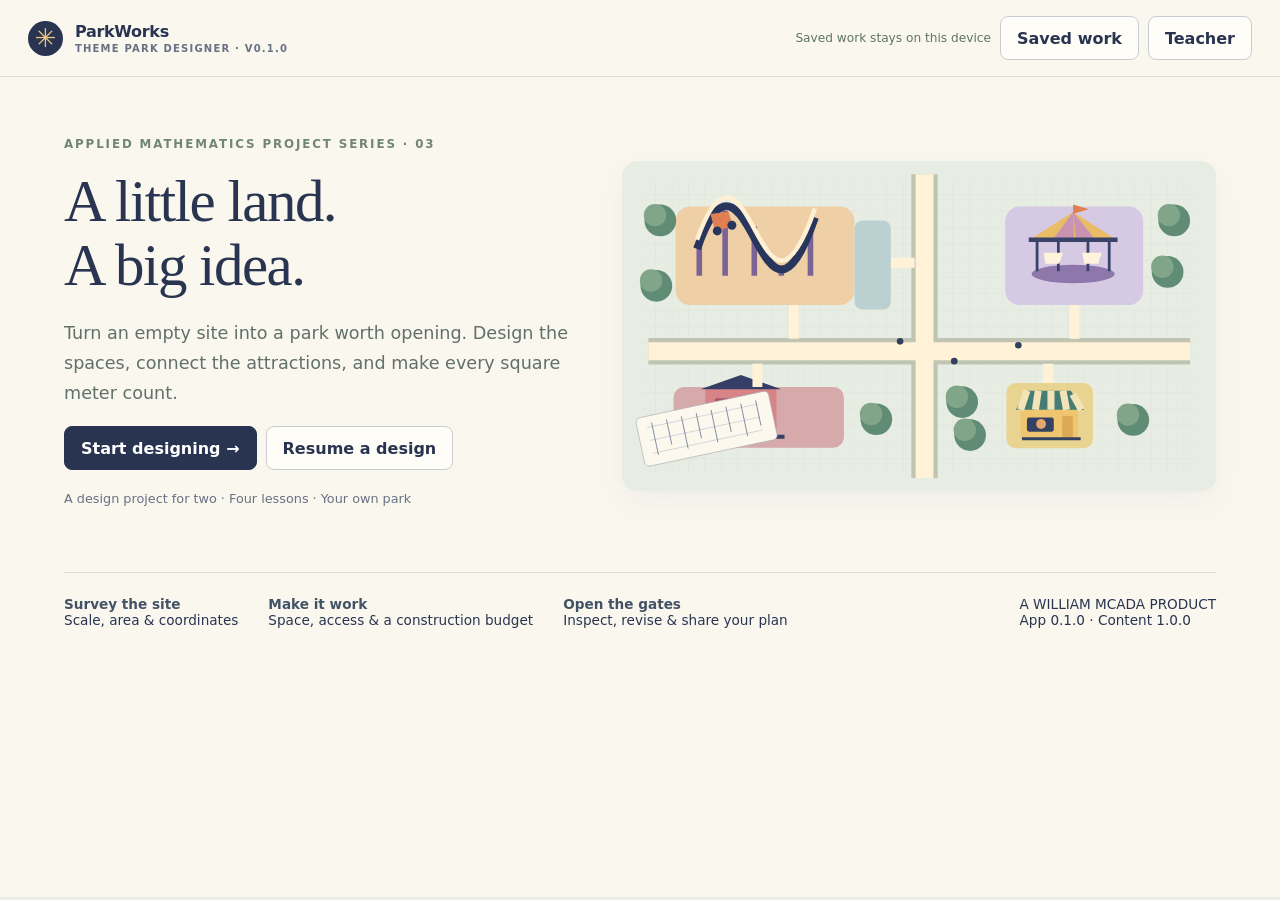
<file: theme-park-designer/index.html>
<!DOCTYPE html><html lang="en"><head><meta charset="utf-8"><meta name="viewport" content="width=device-width,initial-scale=1"><meta name="theme-color" content="#293450"><title>Theme Park Designer · ParkWorks · v0.1.0</title><style>:root{--ink:#293450;--muted:#687183;--paper:#faf7ef;--line:#d9dddc;--green:#477b64;--blue:#e8edf2;--accent:#eac681;--rust:#a44f39;font-family:ui-sans-serif,system-ui,-apple-system,BlinkMacSystemFont,"Segoe UI",sans-serif;color:var(--ink);background:#eeeee7;font-size:16px}*{box-sizing:border-box}body{margin:0}button,input,select,textarea{font:inherit}button{min-height:44px;border:1px solid #c7cdd2;border-radius:8px;background:#fffdf7;color:var(--ink);padding:10px 16px;cursor:pointer;font-weight:650;transition:background .15s,transform .15s}button:hover{background:#f1e8d5}button:disabled{cursor:not-allowed;opacity:.55}button.primary{background:var(--ink);color:white;border-color:var(--ink)}button.primary:hover{background:#445172}button.green{background:var(--green);color:white;border-color:var(--green)}button.danger{border-color:#b87464;color:#913d2a}button.small{padding:8px 12px;font-size:.9rem}button.help{width:44px;padding:6px;flex-shrink:0;border-radius:50%;font-family:Georgia,serif;font-size:1.15rem;background:#f3eedf}button.active{background:var(--ink);color:white}a{color:#345d84}button:focus-visible,input:focus-visible,select:focus-visible,textarea:focus-visible,[tabindex]:focus-visible{outline:3px solid #ba7436;outline-offset:3px}input:not([type=checkbox]),select,textarea{width:100%;border:1px solid #aeb9c3;border-radius:7px;padding:11px 12px;background:#fffefb;color:var(--ink);min-height:46px}input[type=checkbox]{width:21px;height:21px;vertical-align:middle;accent-color:var(--green)}textarea{resize:vertical;min-height:88px}label{font-size:.93rem;font-weight:650;display:block;margin-bottom:7px}.check-label{display:flex;align-items:flex-start;gap:10px;line-height:1.5;margin:18px 0}h1,h2,h3,p{margin-top:0}h1{font-family:Georgia,'Times New Roman',serif;font-weight:500;font-size:clamp(2.2rem,4vw,3.3rem);line-height:1.1;letter-spacing:-.025em;margin-bottom:20px}h2{font-size:1.45rem;font-weight:650}h3{font-size:1.1rem}p{line-height:1.65}small,.muted{color:var(--muted)}.eyebrow{text-transform:uppercase;font-size:.74rem;letter-spacing:.16em;font-weight:750;color:#64716c;margin-bottom:15px}.topbar{display:flex;align-items:center;justify-content:space-between;padding:16px 28px;border-bottom:1px solid var(--line);background:var(--paper);gap:16px;flex-wrap:wrap}.brand{display:flex;align-items:center;gap:12px;font-weight:750;letter-spacing:-.02em}.brand-mark{width:35px;height:35px;display:grid;place-items:center;background:var(--ink);color:var(--accent);font-size:26px;border-radius:50%}.brand small{display:block;letter-spacing:.12em;font-size:10px;text-transform:uppercase;margin-top:2px}.actions{display:flex;flex-wrap:wrap;align-items:center;gap:9px}.save-status{font-size:.76rem;color:#5e7466;max-width:200px}.workspace{display:grid;grid-template-columns:230px minmax(0,1fr);max-width:1600px;margin:auto;min-height:calc(100vh - 86px)}.sidebar{padding:26px 18px;background:#e9ece6;border-right:1px solid var(--line)}.side-label{font-size:.7rem;text-transform:uppercase;letter-spacing:.13em;font-weight:750;margin:8px 10px 22px;color:#6d796e}.steps{display:grid;gap:5px}.steps button{display:flex;align-items:center;gap:10px;text-align:left;background:transparent;border-color:transparent;padding:12px 9px;font-size:.87rem;font-weight:600}.steps button.active{background:var(--ink);color:#fff}.steps .step-num{font-size:.73rem;opacity:.7;font-variant-numeric:tabular-nums}.side-card{margin-top:30px;padding:17px 13px;border-top:1px solid #c5cec5;font-size:.85rem;line-height:1.6}.side-card strong{display:block}.credit{font-size:.63rem;letter-spacing:.09em;text-transform:uppercase;color:#798179;margin-top:30px}.main{padding:38px clamp(22px,4vw,65px) 60px;min-width:0;background:var(--paper)}.main-inner{max-width:1100px;margin:auto}.stage-head{display:flex;justify-content:space-between;gap:20px;align-items:start}.stage-head .eyebrow{margin-bottom:10px}.stage-head h1{margin-bottom:14px}.stage-desc{color:#596677;max-width:690px;font-size:1.06rem;line-height:1.6;margin-bottom:30px}.pill{display:inline-block;background:#e9eee8;border:1px solid #d2dcd1;color:#3f6650;font-size:.76rem;padding:7px 11px;border-radius:40px;white-space:nowrap}.hero-grid{display:grid;grid-template-columns:1fr 1.16fr;align-items:center;gap:45px}.hero-grid h1{font-size:clamp(2.6rem,4.6vw,4.8rem)}.hero-grid .intro{font-size:1.1rem;color:#617069;line-height:1.7}.hero-grid svg{width:100%;filter:drop-shadow(0 12px 16px #2438520c)}.home{padding:58px 5vw 50px;max-width:1500px;margin:auto;background:var(--paper);min-height:calc(100vh - 80px)}.home .eyebrow{color:#718673}.home-note{border-top:1px solid var(--line);margin-top:50px;padding-top:23px;display:flex;gap:30px;flex-wrap:wrap;font-size:.85rem}.home-note strong{display:block;color:#435366}.panel{background:#fffef9;border:1px solid var(--line);border-radius:12px;padding:24px;margin-bottom:24px;box-shadow:0 4px 12px #21304b03}.panel-head{display:flex;justify-content:space-between;gap:15px;align-items:center;margin-bottom:20px}.panel-head h2{margin:0}.kicker{font-size:.71rem;letter-spacing:.1em;text-transform:uppercase;color:#708273;margin:0 0 8px}.fields{display:grid;grid-template-columns:repeat(2,minmax(0,1fr));gap:22px 26px}.field{min-width:0}.field.wide{grid-column:1/-1}.field .input-wrap{display:flex;align-items:center;gap:9px}.unit{font-size:.85rem;white-space:nowrap;color:#65716e}.field-status{display:block;font-size:.75rem;margin-top:7px;line-height:1.4;min-height:17px}.field.checked input,.field.checked select{border-color:#769785;background:#f4f8ef}.field.checked .field-status{color:#3d7159}.field.stale .field-status,.field.retry .field-status{color:var(--rust)}.field.retry input,.field.retry select{border-color:#b86e59}.note,.notice{padding:17px 20px;border-left:3px solid #b6a175;background:#f2edde;border-radius:0 7px 7px 0;margin:20px 0;line-height:1.6}.notice{border-color:#647e9b;background:#edf1f3}.note p,.notice p{margin:6px 0 0}.errors{border:1px solid #c68874;background:#fff0e8;padding:18px;border-radius:10px;margin-bottom:22px;scroll-margin-top:15px}.errors ul{margin-bottom:0;padding-left:18px}.errors button{padding:4px 0;background:transparent;border:0;text-align:left;color:#8e3c2c;min-height:35px}.message{background:#edf1e8;border:1px solid #cbd8c6;border-radius:8px;padding:13px 17px;margin-bottom:20px;line-height:1.5}.stage-footer{margin-top:28px;padding-top:24px;border-top:1px solid var(--line);display:flex;justify-content:space-between;gap:10px}.group-foot{display:flex;justify-content:space-between;align-items:center;gap:15px;flex-wrap:wrap;margin-top:25px}.group-foot small{font-size:.8rem}.data-table{width:100%;border-collapse:collapse;font-size:.91rem;margin:15px 0}.data-table th{text-align:left;font-size:.76rem;text-transform:uppercase;letter-spacing:.05em;color:#65736c;background:#eef0e9}.data-table td,.data-table th{padding:12px;border-bottom:1px solid #e0e3da}.table-wrap{overflow:auto;max-width:100%}.facility-grid{display:grid;grid-template-columns:repeat(3,minmax(0,1fr));gap:12px;margin:20px 0}.facility-tile{padding:12px;border:1px solid #cfd6d8;border-radius:9px;background:#f6f3e8;min-height:130px;display:flex;flex-direction:column;align-items:center;justify-content:center;gap:5px;text-align:center}.facility-tile svg{height:62px;width:94px}.facility-tile span{font-size:.76rem;color:#586474}.facility-tile.active{outline:2px solid var(--ink);background:#e8e8ee;color:var(--ink)}.map-frame{background:#f1f2ec;padding:15px 16px 8px;border:1px solid #cfd7d5;border-radius:12px;position:relative;margin:20px 0}.park-map{display:block;width:100%;height:auto;max-height:700px;touch-action:pan-y}.map-hit{cursor:crosshair}.map-toolbar{display:flex;flex-wrap:wrap;justify-content:space-between;gap:10px;align-items:center}.legend{font-size:.75rem;display:flex;flex-wrap:wrap;gap:16px;line-height:1.6;color:#607069}.legend span:before{content:'';display:inline-block;width:10px;height:10px;margin-right:6px;background:var(--swatch,#cabfa3);border:1px solid #798877}.placement{display:grid;grid-template-columns:repeat(4,minmax(0,1fr));gap:14px;align-items:end}.placement button{height:46px}.land-tools{display:flex;gap:10px;flex-wrap:wrap;margin-bottom:20px}.dimensions-banner{display:flex;gap:28px;flex-wrap:wrap;padding:19px 22px;background:#e8ece8;border-radius:10px;margin-bottom:25px}.dimensions-banner strong{font-family:Georgia,serif;font-size:1.6rem;font-weight:500;display:block;margin-top:3px}.dimensions-banner span{font-size:.71rem;text-transform:uppercase;letter-spacing:.09em;color:#687369}.intro-card{display:grid;grid-template-columns:130px 1fr;gap:25px;align-items:center}.intro-card svg{width:130px}.snapshot-grid{display:grid;grid-template-columns:1fr 1fr;gap:18px}.snapshot-card{border:1px solid #d2d8da;background:#f4f5ed;border-radius:10px;padding:18px}.snapshot-card .park-map{max-height:200px}.inspector-result{display:flex;gap:24px;align-items:center;background:#e8eee4;border-radius:12px;padding:24px;margin-bottom:24px}.inspector-result svg{width:130px;flex-shrink:0}.inspector-result h2{font-family:Georgia,serif;font-weight:500;font-size:1.9rem;margin:5px 0 10px}.inspector-result p{margin:0}.status-list{list-style:none;padding:0}.status-list li{padding:10px 0;border-bottom:1px solid #ddd}.status-list .pass{color:#477b64}.dialog-backdrop{position:fixed;inset:0;background:#202b42aa;z-index:99;display:flex;align-items:center;justify-content:center;padding:20px}.dialog{background:var(--paper);width:min(800px,100%);max-height:90dvh;overflow:auto;border-radius:14px;padding:30px;box-shadow:0 20px 80px #07122644}.dialog-head{display:flex;justify-content:space-between;gap:20px;align-items:start;margin-bottom:15px}.dialog h2{font-family:Georgia,serif;font-size:1.8rem;font-weight:500}.dialog h3{margin-top:22px}.dialog-error{color:#9b452e;padding-top:10px}.session-row{border:1px solid var(--line);padding:18px;margin:12px 0;border-radius:8px}.print-preview{background:#deded4;padding:15px;overflow:auto;max-height:65vh}.paper{background:white;padding:17mm 12mm;width:185mm;min-height:250mm;max-width:100%;margin:0 auto 20px;color:#1e2b3e;font-size:11px;line-height:1.45}.paper h1{font-size:25px}.paper h2{font-size:18px}.paper h3{font-size:14px}.paper .data-table{font-size:10px}.paper .data-table td,.paper .data-table th{padding:6px}.paper .fields{gap:10px}.paper footer{border-top:1px solid #ccc;padding-top:8px;margin-top:14px;font-size:9px;display:flex;justify-content:space-between}.paper .scale-map{max-width:none;max-height:none;width:170mm;height:120mm}.calibration{width:50mm;border-top:1.3px solid #152846;margin:15px 0 7px;position:relative}.calibration:before,.calibration:after{content:'';position:absolute;height:7px;border-left:1.3px solid #152846;top:-4px}.calibration:after{right:0}.slip{border:1px solid #bbb;margin:20px 0;padding:18px;break-inside:avoid}.slip .blank{height:35px;border-bottom:1px solid #ddd}.hidden,#print-root{display:none}.sr-only{position:absolute;width:1px;height:1px;overflow:hidden;clip:rect(0,0,0,0)}
@media(max-width:1050px){.workspace{grid-template-columns:185px minmax(0,1fr)}.sidebar{padding:20px 10px}.main{padding:28px 24px 45px}.hero-grid{gap:25px}.placement{grid-template-columns:repeat(2,1fr)}.facility-grid{grid-template-columns:repeat(3,1fr)}}
@media(max-width:800px){.topbar{padding:14px 18px}.workspace{display:block}.sidebar{padding:9px 13px;border-right:0;border-bottom:1px solid var(--line)}.side-label,.side-card,.sidebar .credit{display:none}.steps{display:flex;overflow:auto;gap:5px}.steps button{white-space:nowrap;padding:12px}.main{padding:28px 18px 40px}.hero-grid{grid-template-columns:1fr;gap:30px}.hero-grid>div:first-child{max-width:600px}.hero-grid svg{max-height:370px}.home{padding:32px 22px}.home-note{margin-top:25px;gap:20px}.stage-head{display:block}.stage-head .pill{margin-bottom:20px}.panel{padding:20px}.fields{gap:20px}.snapshot-grid{grid-template-columns:1fr}.dialog{padding:23px}.topbar .actions{gap:6px}.topbar button{font-size:.8rem;padding:8px 10px}.save-status{max-width:none}.inspector-result{padding:20px;gap:15px}.inspector-result svg{width:95px}}
@media(max-width:500px){.fields{grid-template-columns:1fr}.placement{grid-template-columns:repeat(2,1fr)}.facility-grid{grid-template-columns:repeat(2,1fr)}.intro-card{grid-template-columns:1fr}.intro-card svg{width:100px}.inspector-result{display:block}.dimensions-banner{gap:18px}.dialog-backdrop{padding:10px}.paper{min-width:0;padding:15px}.stage-footer{flex-wrap:wrap}}
@media(prefers-reduced-motion:reduce){*{transition:none!important;scroll-behavior:auto!important}}
@page{margin:10mm}@media print{body{background:white}#app,#modal-root,#file-import{display:none!important}#print-root{display:block}.paper{width:185mm;max-width:none;min-height:0;margin:0;padding:5mm 6mm;break-after:page;box-shadow:none}.paper:last-child{break-after:auto}.paper h2,.paper h3{break-after:avoid}tr,svg,.calibration{break-inside:avoid}.paper .scale-map{width:170mm!important;height:120mm!important;max-width:none!important}.paper footer{font-size:9px}*{-webkit-print-color-adjust:exact;print-color-adjust:exact}}

.paper .park-map:not(.scale-map){height:80mm;max-height:80mm}
@media print{html,body{background:white!important}}
</style></head><body><div id="app"></div><div id="modal-root"></div><div id="print-root"></div><input id="file-import" type="file" accept="application/json,.json" hidden><script>/* Theme Park Designer · A WILLIAM MCADA PRODUCT. No runtime dependencies. */
(function(root){'use strict';
const VERSION='0.1.0',CONTENT='1.0.0',PREFIX='mcada:theme-park:',MAX_HISTORY=10000,MAX_SNAPSHOTS=30;
const clone=x=>JSON.parse(JSON.stringify(x)),now=()=>new Date().toISOString(),uid=()=>globalThis.crypto?.randomUUID?.()||'tp-'+Date.now().toString(36)+'-'+Math.random().toString(36).slice(2);
const gcd=(a,b)=>{a=a<0n?-a:a;b=b<0n?-b:b;while(b)[a,b]=[b,a%b];return a||1n};
class Q{constructor(n,d=1n){n=BigInt(n);d=BigInt(d);if(!d)throw Error('A fraction cannot have a zero denominator.');if(d<0n){n=-n;d=-d}const g=gcd(n,d);this.n=n/g;this.d=d/g}add(v){v=q(v);return new Q(this.n*v.d+v.n*this.d,this.d*v.d)}sub(v){v=q(v);return this.add(new Q(-v.n,v.d))}mul(v){v=q(v);return new Q(this.n*v.n,this.d*v.d)}div(v){v=q(v);return new Q(this.n*v.d,this.d*v.n)}eq(v){v=q(v);return this.n===v.n&&this.d===v.d}num(){return Number(this.n)/Number(this.d)}str(){return this.d===1n?''+this.n:this.n+'/'+this.d}round(p=1){const k=10n**BigInt(p),n=(this.n<0n?-this.n:this.n)*k,c=(2n*n+this.d)/(2n*this.d);return new Q(this.n<0n?-c:c,k)}toJSON(){return this.str()}}
function q(v){if(v instanceof Q)return v;let s=String(v);if(!/^[+-]?(?:\d+(?:\.\d*)?|\.\d+)$/.test(s)||s.replace(/\D/g,'').length>12)throw Error('Use a finite decimal with at most 12 digits.');let sign=s[0]==='-'?-1n:1n;s=s.replace(/^[+-]/,'');let[a,b='']=s.split('.');return new Q(BigInt((a||'0')+b)*sign,10n**BigInt(b.length))}
function numeric(raw,unit=''){let s=String(raw??'').trim().replace(/[−–]/g,'-');if(!s)throw Error('Enter an answer.');if(s.length>64)throw Error('Use at most 64 characters.');const units={m:/\s*m$/,cm:/\s*cm$/, 'm²':/\s*m(?:²|\^2|2)$/,cr:/\s*cr$/i,'%':/\s*%$/};if(units[unit])s=s.replace(units[unit],'').trim();if(s.includes(',')){if(!/^[+-]?\d{1,3}(,\d{3})+(\.\d+)?$/.test(s))throw Error('Use a decimal point; commas only separate thousands.');s=s.replace(/,/g,'')}if(s.includes('/')){const t=s.split('/');if(t.length!==2)throw Error('Use one fraction, such as 3/4.');return q(t[0].trim()).div(q(t[1].trim()))}return q(s)}
const FAC=[
{id:'coaster',name:'Coaster',w:20,h:12,cost:24000,color:'#f2a15b',door:[[8,12],[12,12]],base:[2,4]},
{id:'carousel',name:'Carousel',w:12,h:12,cost:12000,color:'#b49ad6',door:[[4,12],[8,12]],base:[42,4]},
{id:'theater',name:'Theater',w:16,h:10,cost:10000,color:'#e48688',door:[[6,0],[10,0]],base:[2,26]},
{id:'food',name:'Food pavilion',w:10,h:8,cost:8000,color:'#efc459',door:[[4,0],[8,0]],base:[42,26]},
{id:'services',name:'Services',w:6,h:8,cost:4000,color:'#85b9c5',door:[[6,2],[6,6]],base:[22,8]},
{id:'entrance',name:'Entrance',w:4,h:8,cost:2000,color:'#8396c4',door:[[4,2],[4,6]],street:[[0,0],[4,0]],base:[24,0]}];
const byId=Object.fromEntries(FAC.map(f=>[f.id,f]));
function rectCells(r){if(!Array.isArray(r)||r.length!==4||r.some(v=>!Number.isInteger(v)||v%2)||r[2]<=0||r[3]<=0)throw Error('Use positive dimensions and coordinates on the 2 m grid.');let[x,y,w,h]=r;if(x<0||y<0||x+w>60||y+h>40)throw Error('Keep the complete rectangle inside the 60 m × 40 m site.');let a=[];for(let j=y;j<y+h;j+=2)for(let i=x;i<x+w;i+=2)a.push(j/2*30+i/2);return a}
const MAIN=[...new Set([...rectCells([0,18,60,4]),...rectCells([28,0,4,40])])].sort((a,b)=>a-b),sortSet=a=>[...new Set(a)].sort((x,y)=>x-y),xy=i=>[i%30*2,Math.floor(i/30)*2];
function dims(f,t){return t?.rotation===90?[f.h,f.w]:[f.w,f.h]}
function segment(f,t,kind='door'){return f[kind].map(([u,v])=>t.rotation===90?[t.x+f.h-v,t.y+u]:[t.x+u,t.y+v])}
function touches(seg,i){let [[a,b],[c,d]]=seg,[x,y]=xy(i);return b===d?((b===y||b===y+2)&&Math.min(Math.max(a,c),x+2)>Math.max(Math.min(a,c),x)):((a===x||a===x+2)&&Math.min(Math.max(b,d),y+2)>Math.max(Math.min(b,d),y))}
function flood(paths,seeds){let available=new Set(paths),seen=new Set(),todo=seeds.filter(i=>available.has(i));while(todo.length){let i=todo.pop();if(seen.has(i))continue;seen.add(i);let c=i%30,r=Math.floor(i/30);for(let j of [c>0?i-1:-1,c<29?i+1:-1,r>0?i-30:-1,r<19?i+30:-1])if(available.has(j)&&!seen.has(j))todo.push(j)}return seen}
function newPlan(){return {revision:0,facilities:{},paths:[...MAIN],green:[],expansion:null,mainDrawn:false,rotationSeen:false,raw:{},evidence:{},history:[],support:[],overrides:[]}}
function baseline(){let p=newPlan();for(let f of FAC)p.facilities[f.id]={x:f.base[0],y:f.base[1],rotation:0};p.paths=sortSet([...MAIN,...[[10,16,4,2],[46,16,4,2],[8,22,4,4],[46,22,4,4]].flatMap(rectCells)]);p.green=sortSet([[0,0,24,4],[32,0,28,4],[0,36,28,4],[32,36,28,4],[20,26,6,8]].flatMap(rectCells));p.expansion=[32,4,10,14];p.mainDrawn=true;return p}
function designFP(p){return JSON.stringify([FAC.map(f=>[f.id,p.facilities[f.id]||null]),sortSet(p.paths),sortSet(p.green),p.expansion])}
function geometry(p){let errors=[],build=new Set(),owners={},paths=new Set(p.paths),green=new Set(p.green);for(let f of FAC){let t=p.facilities[f.id];if(!t){errors.push({kind:'missing',id:f.id,text:'Place the '+f.name.toLowerCase()+'.'});continue}try{if(![0,90].includes(t.rotation))throw Error('Use 0° or 90° rotation.');let[w,h]=dims(f,t),cs=rectCells([t.x,t.y,w,h]);for(let i of cs){if(build.has(i)){errors.push({kind:'overlap',id:f.id,cell:i,text:f.name+' overlaps '+byId[owners[i]].name+'.'});break}}cs.forEach(i=>{build.add(i);owners[i]=f.id});if(f.street){let seg=segment(f,t,'street'),legal=(seg.every(([x,y])=>y===0)||seg.every(([x,y])=>x===60));if(!legal)errors.push({kind:'street',id:f.id,text:'Place the entrance street edge on the south boundary (0°) or east boundary (90°).'})}}catch(e){errors.push({kind:'bounds',id:f.id,text:f.name+': '+e.message})}}
for(let [a,b,n]of [[paths,build,'Path overlaps a facility'],[green,build,'Green space overlaps a facility'],[green,paths,'Green space overlaps a path']]){let cell=[...a].find(i=>b.has(i));if(cell!==undefined)errors.push({kind:'allocation',cell,text:n+'. Erase that cell before changing its use.'})}if(MAIN.some(i=>!paths.has(i)))errors.push({kind:'main',text:'Restore both required main paths.'});let ent=p.facilities.entrance,roots=ent?[...paths].filter(i=>touches(segment(byId.entrance,ent),i)):[],connected=flood(paths,roots),doors={};for(let f of FAC){let t=p.facilities[f.id];doors[f.id]=!!t&&[...connected].some(i=>touches(segment(f,t),i))}
let expansionOK=false,expansionArea=0;if(p.expansion){try{let cs=rectCells(p.expansion);expansionArea=cs.length*4;expansionOK=cs.every(i=>!build.has(i)&&!paths.has(i)&&!green.has(i))}catch{}}let pathArea=paths.size*4,greenArea=green.size*4,facilityArea=build.size*4,unused=2400-facilityArea-pathArea-greenArea,cost=FAC.filter(f=>p.facilities[f.id]).reduce((n,f)=>n+f.cost,0)+pathArea*25+greenArea*10+4000,balance=90000-cost;
let findings=[];if(!roots.length)findings.push({id:'entrance',text:'The entrance park door has no connected path.'});for(let f of FAC.filter(f=>f.id!=='entrance'))if(!doors[f.id])findings.push({id:f.id,text:f.name+' has no route to the entrance.'});if(connected.size!==paths.size)findings.push({text:(paths.size-connected.size)+' path cells are disconnected from the entrance.'});if(pathArea<240||pathArea>600)findings.push({text:'Paths occupy '+pathArea+' m²; the allowed range is 240–600 m².'});if(greenArea<480)findings.push({text:'Green space needs '+(480-greenArea)+' m² more to reach 480 m² (20%).'});if(cost>90000)findings.push({text:'Construction is '+(cost-90000)+' cr over the budget.'});let feasible=!errors.length&&!findings.length,distinction=feasible&&balance>=4500&&expansionOK&&expansionArea>=100;
return {errors,build:[...build],owners,roots,connected:[...connected],doors,pathArea,greenArea,facilityArea,unused,cost,balance,expansionArea,expansionOK,findings,feasible,distinction,code:feasible?(distinction?'distinction':'approved'):'revision',pathPercent:q(pathArea).div(24).round(1),greenPercent:q(greenArea).div(24).round(1),reservePercent:q(balance).div(900).round(1)}}
function edit(p,fn){let old=clone(p),next=clone(p);fn(next);let g=geometry(next),blocking=g.errors.filter(e=>e.kind!=='missing');if(blocking.length)throw Error(blocking[0].text);next.revision++;Object.assign(p,next);return old}
function place(p,id,x,y,rotation){if(!byId[id])throw Error('Choose a known facility.');return edit(p,n=>{n.facilities[id]={x,y,rotation};if(rotation===90&&byId[id].w!==byId[id].h)n.rotationSeen=true})}
function paint(p,layer,ids,erase=false){if(!['paths','green'].includes(layer))throw Error('Choose a land layer.');if(ids.some(i=>!Number.isInteger(i)||i<0||i>=600))throw Error('Choose cells inside the site.');return edit(p,n=>{if(erase&&layer==='paths'&&ids.some(i=>MAIN.includes(i)))throw Error('The two main paths are required.');n[layer]=sortSet(erase?n[layer].filter(i=>!ids.includes(i)):[...n[layer],...ids])})}
function setExpansion(p,r){if(r)rectCells(r);return edit(p,n=>{n.expansion=r})}
function fresh(alias='Pair-01'){return {schema:'mcada-project-progress',schemaVersion:'1.0.0',projectId:'theme-park',appVersion:VERSION,contentVersion:CONTENT,sessionId:uid(),scenarioId:'TP-BASE',teamAlias:alias,partnerA:'Learner A',partnerB:'Learner B',parkName:'',planner:'A',brief:false,currentStage:1,maxStage:1,lessonSwaps:[],plan:newPlan(),snapshots:[],aId:null,bId:null,raw:{},evidence:{},history:[],support:[],overrides:[],reviews:[],transferMode:{A:'digital',B:'digital'},transferPaper:{},calculator:true,transferCalculator:false,localRevision:0,updatedAt:now(),completedAt:null}}
const stages=['Land offer','Survey desk','Attraction studio','Design table','Paths & landscape','Quantity surveyor','Inspection','Opening day'];
const labels={C01:'The scale drawing',C02:'Length and area scale',C03:'Areas of the park',C04:'Space a ride reserves',C05:'Place and rotate',C06:'The land-use ledger',C07:'Construction budget',C08:'Compare two plans',C09A:'Individual transfer · A',C09B:'Individual transfer · B'};
const help={
C01:['Scale','The scale compares drawing length with real length. Use the labeled units.','Divide real meters by meters per drawing centimeter. Put both lengths in the same unit for a ratio.','At 1 cm:5 m, a 20 m wall is 4 cm on paper; 1 cm:500 cm is 1:500.'],
C02:['Area scale','A square has two dimensions. Count columns and rows separately.','Square the length factor to find the area factor.','A 3 m square is 9 m². A 6 m square is 36 m²: twice the length, four times the area.'],
C03:['Shape areas','Use the rectangle, circle or triangle formula. Area is in square meters.','For a circle, halve the diameter first. For a triangle, use the perpendicular height. Use π=3.14.','A 6 m diameter circle has radius 3 m and area 28.26 m². A triangle with base 10 m and height 4 m has area 20 m².'],
C04:['Reserved footprint','The occupied shape and its reserved space are different. The roof is already inside its facility.','Count the whole reserved footprint in the land ledger. Subtract platform area to find clearance.','A 6×6 m reservation containing a 20 m² platform still reserves 36 m². Its clearance is 16 m².'],
C05:['Coordinates and rotation','Coordinates are actual meters from the lower-left. Use multiples of 2.','Choose a tile, set its lower-left point, and use 0° or 90°. A preview counts as rotation evidence.','A 6×10 m rectangle rotates to 10×6 m; both cover 60 m². Its door rotates with it.'],
C06:['Land allocation','Union means the space used at least once. Each grid cell is 4 m².','Add the two path areas, subtract overlap once, then count new connector cells once. Percentage = area ÷ 2400 × 100. Round percent answers to 0.1 percentage point.','Paths of 80 m² and 50 m² with a 10 m² overlap occupy 120 m². A 60 m² zone in a 300 m² site is 1/5 or 20%.'],
C07:['Quantity × rate','Area rates use m²; boundary treatment uses length in m. The quoted gate is included.','Multiply each quantity by its rate. Add the costs; subtract the total from the budget. Round the reserve percentage to 0.1 percentage point.','80 m² at 12 cr/m² costs 960 cr. A 1000 cr budget minus 1100 cr gives −100 cr: an overrun.'],
C08:['A numerical tradeoff','Compare actual checked snapshots. The best plan is not always the cheapest.','Choose a metric, enter its two values and B−A change, then recommend a plan using a short reason.','Adding 12 m² of green at 10 cr/m² costs 120 cr more. Landscape improves while budget reserve falls.'],
C09A:['Independent transfer','Use the new pavilion dimensions, not your pair’s park values.','Convert each length; calculate area; compare with the whole site. Record help or calculator use honestly.','At 1 cm:5 m, a 10×15 m pavilion is 2×3 cm. It uses 150 m². Rotation swaps the drawing lengths.'],
C09B:['Independent transfer','Use the new pavilion dimensions, not your pair’s park values.','Convert each length; calculate area; compare with the whole site. Record help or calculator use honestly.','At 1 cm:5 m, a 10×15 m pavilion is 2×3 cm. It uses 150 m². Rotation swaps the drawing lengths.']};
function snapshot(s,id){return s.snapshots.find(x=>x.id===id)}
function defs(s,p=s.plan){let d={},g=geometry(p);const num=(group,key,label,n,unit='',hint='Recheck the quantities and units.')=>d[key]={group,key,label,kind:'num',expected:q(n),unit,hint};const sel=(group,key,label,expected,options,hint='Choose the statement that matches the quantity.')=>d[key]={group,key,label,kind:'select',expected,options,hint};
num('C01','drawW','Drawing width',15,'cm');num('C01','drawH','Drawing height',10,'cm');num('C01','real35','Actual length represented by 3.5 cm',14,'m');d.ratio={group:'C01',key:'ratio',label:'Drawing : real (same-unit ratio)',kind:'ratio',expected:q(1).div(400),hint:'Convert meters to centimeters before comparing.'};
for(let[k,l,n,u]of [['cellArea','One 2 m square cell',4,'m²'],['doubleArea','One 4 m square',16,'m²'],['lengthFactor','Length scale factor',2,''],['areaFactor','Area scale factor',4,''],['columns','Number of columns',30,''],['rows','Number of rows',20,'']])num('C02',k,l,n,u);
num('C03','siteArea','Site area',2400,'m²');for(let f of FAC)num('C03','area_'+f.id,f.name+' reserved area',f.w*f.h,'m²');num('C03','radius','Carousel radius',5,'m','The diameter is twice the radius.');num('C03','circleArea','Carousel platform area',78.5,'m²','Use π=3.14 and radius 5 m, not diameter 10 m.');num('C03','triangleArea','Shade triangle area',24,'m²','Halve base × perpendicular height.');sel('C03','circleFormula','Circle calculation','radius',[['radius','π × radius × radius'],['diameter','π × diameter × diameter']]);sel('C03','triangleFormula','Triangle calculation','half',[['half','base × perpendicular height ÷ 2'],['rect','base × height']]);
num('C04','clearance','Reserved clearance',65.5,'m²');num('C04','rideLedger','Carousel area in land ledger',144,'m²');num('C04','shadeExtra','Additional land for shade roof',0,'m²');sel('C04','landClass','Platform and clearance are…','inside',[['inside','Both inside the reserved footprint'],['extra','Added to the footprint as extra land']]);
num('C05','beforeW','Preview: coaster width before rotation',20,'m');num('C05','beforeH','Preview: coaster height before rotation',12,'m');num('C05','afterW','Preview: coaster width after 90°',12,'m');num('C05','afterH','Preview: coaster height after 90°',20,'m');num('C05','beforeArea','Coaster area before',240,'m²');num('C05','afterArea','Coaster area after',240,'m²');d.layout={group:'C05',key:'layout',label:'All six placements and rotation preview',kind:'struct',expected:JSON.stringify([FAC.map(f=>[f.id,p.facilities[f.id]||null]),p.rotationSeen])};
for(let[k,l,n]of [['mainH','Horizontal main path',240],['mainV','Vertical main path',160],['cross','Crossroads overlap',16],['mainUnion','Main-path union',384],['pathArea','All paths',g.pathArea],['greenArea','Green space',g.greenArea],['facArea','All reserved facilities',g.facilityArea],['unused','Undeveloped land',g.unused]])num('C06',k,l,n,'m²');num('C06','pathPercent','Paths — nearest 0.1 percentage point',g.pathPercent,'%');num('C06','greenFraction','Green as a fraction of the site',q(g.greenArea).div(2400));num('C06','greenPercent','Green — nearest 0.1 percentage point',g.greenPercent,'%');sel('C06','expClass','Expansion is…','unused',[['unused','Part of undeveloped land'],['extra','An extra area added to the site']]);if(p.expansion)num('C06','expArea','Designated expansion rectangle',g.expansionArea,'m²');d.mainBuilt={group:'C06',key:'mainBuilt',label:'Construct both main paths',kind:'struct',expected:p.mainDrawn};
for(let[k,l,n,u]of [['perimeter','Full boundary length, including gate',200,'m'],['facilityCost','Six facilities',60000,'cr'],['pathCost','Paths at 25 cr/m²',g.pathArea*25,'cr'],['greenCost','Landscape at 10 cr/m²',g.greenArea*10,'cr'],['boundaryCost','Boundary at 20 cr/m',4000,'cr'],['total','Total construction cost',g.cost,'cr'],['balance','Signed budget balance',g.balance,'cr'],['reserve','Reserve — nearest 0.1 percentage point',g.reservePercent,'%']])num('C07',k,l,n,u);
let A=snapshot(s,s.aId),B=snapshot(s,s.bId);d.compare={group:'C08',key:'compare',label:'Two different inspected plans',kind:'struct',expected:[A?.id,B?.id,A?designFP(A.plan):'',B?designFP(B.plan):'']};const metrics=[['cost','Construction cost (cr)'],['greenArea','Green area (m²)'],['pathArea','Path area (m²)'],['unused','Unused area (m²)'],['balance','Budget balance (cr)'],['connectedDoors','Connected facility doors']];d.metric={group:'C08',key:'metric',label:'Compare this quantity',kind:'choice',options:metrics};let metric=s.raw.metric||'cost',value=z=>z?(metric==='connectedDoors'?Object.values(geometry(z.plan).doors).filter(Boolean).length:geometry(z.plan)[metric]):0;num('C08','valueA','Plan A value',value(A));num('C08','valueB','Plan B value',value(B));num('C08','delta','Change: B − A',value(B)-value(A));d.chosen={group:'C08',key:'chosen',label:'Our recommendation',kind:'choice',options:[['A','Plan A'],['B','Plan B']]};d.reason={group:'C08',key:'reason',label:'One short reason or teacher-recorded oral response',kind:'text'};
for(let who of ['A','B']){let gr='C09'+who,vals=who==='A'?[3,2,96,4,2,3]:[4,1.5,96,4,1.5,4];['width','height','area','percent','rotWidth','rotHeight'].forEach((k,i)=>num(gr,'transfer'+who+k,['Drawing width','Drawing height','Actual area','Percent of site','Rotated drawing width','Rotated drawing height'][i],vals[i],['cm','cm','m²','%','cm','cm'][i]));}
for(let v of Object.values(d)){v.global=v.group==='C08'||v.group.startsWith('C09');v.id='TP-'+v.group+'.'+v.key;v.objective='TP-'+v.group.slice(1,3)}return d}
const target=(s,d,p=s.plan)=>d.global?s:p;
function fp(s,key,p=s.plan){let d=defs(s,p)[key];if(!d)throw Error('Unknown field');return JSON.stringify([CONTENT,key,d.expected??d.options??d.kind,d.group==='C08'?[s.aId,s.bId,s.raw.metric,s.raw.chosen]:null])}
function evaluate(s,key,raw,p=s.plan){let d=defs(s,p)[key];if(!d)return 'Unknown field.';try{if(d.kind==='struct'){if(key==='layout'){let e=geometry(p).errors;return e.length?e[0].text:!p.rotationSeen?'Use the rotation preview at least once.':null}if(key==='mainBuilt')return p.mainDrawn?null:'Construct the two required main paths.';if(key==='compare'){let A=snapshot(s,s.aId),B=snapshot(s,s.bId);if(!A||!B)return 'Save an inspected Plan A and Plan B.';if(!planOK(s,A.plan)||!planOK(s,B.plan))return 'Both snapshots need current mathematics.';return designFP(A.plan)!==designFP(B.plan)?null:'Change a facility, path, green cell or expansion designation for Plan B.'}}if(!String(raw??'').trim())return 'Enter '+d.label.toLowerCase()+'.';if(d.kind==='num')return numeric(raw,d.unit).eq(d.expected)?null:d.hint;if(d.kind==='ratio'){let t=String(raw).split(':');return t.length===2&&numeric(t[0]).num()>0&&numeric(t[1]).num()>0&&numeric(t[0]).div(numeric(t[1])).eq(d.expected)?null:d.hint}if(d.kind==='select')return raw===d.expected?null:d.hint;if(d.kind==='choice')return d.options.some(x=>x[0]===raw)?null:'Choose an option.';if(d.kind==='text')return String(raw).length<=2000?null:'Use at most 2000 characters.'}catch(e){return e.message}return null}
function state(s,key,p=s.plan){let d=defs(s,p)[key],t=target(s,d,p),e=t.evidence[key];if(!e)return 'empty';let response=d.kind==='struct'?'':String(t.raw[key]??'');return e.fp===fp(s,key,p)&&e.response===response&&e.passed?'checked':e.fp!==fp(s,key,p)?'stale':'retry'}
function groupFingerprint(s,gr,p=s.plan){return JSON.stringify(Object.values(defs(s,p)).filter(d=>d.group===gr).map(d=>fp(s,d.key,p)))}
function overridden(s,gr,p=s.plan){let t=gr==='C08'||gr.startsWith('C09')?s:p;return t.overrides.some(x=>x.group===gr&&x.fp===groupFingerprint(s,gr,p))}
function groupOK(s,gr,p=s.plan){if(gr.startsWith('C09')&&s.transferMode[gr.slice(-1)]!=='digital')return !!s.transferPaper[gr.slice(-1)]||overridden(s,gr,p);if(gr==='C05'&&geometry(p).errors.length)return false;if(overridden(s,gr,p))return true;return Object.values(defs(s,p)).filter(d=>d.group===gr).every(d=>state(s,d.key,p)==='checked')}
function check(s,gr,p=s.plan){let errors=[],ds=Object.values(defs(s,p)).filter(d=>d.group===gr);if(gr.startsWith('C09')&&s.transferMode[gr.slice(-1)]!=='digital'){return s.transferPaper[gr.slice(-1)]?[]:[{key:'paper',message:'Ask the teacher to record this paper or oral response.'}]}let t=gr==='C08'||gr.startsWith('C09')?s:p;if(t.history.length+ds.length>MAX_HISTORY)throw Error('Attempt history is full. Export a backup before starting a new session.');for(let d of ds){let raw=d.kind==='struct'?'':String(t.raw[d.key]??''),err=evaluate(s,d.key,raw,p),a={key:d.key,group:gr,response:raw,fp:fp(s,d.key,p),passed:!err,at:now(),revision:p.revision};t.history.push(a);t.evidence[d.key]=clone(a);if(err)errors.push({key:d.key,message:err})}return errors}
function planOK(s,p=s.plan){return !geometry(p).errors.length&&['C01','C02','C03','C04','C05','C06','C07'].every(gr=>groupOK(s,gr,p))}
function saveSnapshot(s,label){if(!planOK(s))throw Error('Check all seven design checkpoints before saving an inspected plan.');if(s.snapshots.length>=MAX_SNAPSHOTS)throw Error('Snapshot limit reached. Export and delete an unneeded snapshot.');if(label==='B'){let a=snapshot(s,s.aId);if(!a)throw Error('Save Plan A first.');if(designFP(a.plan)===designFP(s.plan))throw Error('Plan B needs a change to the design, not just its name.')}let x={id:uid(),label,at:now(),plan:clone(s.plan)};s.snapshots.push(x);s[label==='A'?'aId':'bId']=x.id;s.completedAt=null;return x}
function deleteSnapshot(s,id){s.snapshots=s.snapshots.filter(x=>x.id!==id);if(s.aId===id)s.aId=null;if(s.bId===id)s.bId=null;s.completedAt=null;s.reviews=s.reviews.filter(r=>r.snapshotId!==id);s.history=s.history.filter(r=>r.snapshotId!==id)}
function outcome(s){let chosen=snapshot(s,s.raw.chosen==='A'?s.aId:s.bId),g=chosen?geometry(chosen.plan):geometry(s.plan);let complete=chosen&&planOK(s,chosen.plan)&&groupOK(s,'C08')&&groupOK(s,'C09A')&&groupOK(s,'C09B');let code=!complete?'draft':([...chosen.plan.overrides,...s.overrides].length?'provisional':g.code);return {...g,code,title:({draft:'Draft — finish checks',provisional:'Provisional — review required',distinction:'Opening-day distinction',approved:'Park approved',revision:'Return to the design table'})[code],chosen,complete:!!complete}}
function exportSession(s){const headers=['schema','schemaVersion','projectId','appVersion','contentVersion','sessionId','scenarioId','teamAlias','completedAt'];const out={};for(let k of headers)out[k]=clone(s[k]);out.currentStage='TP-S'+String(s.currentStage).padStart(2,'0');out.inputs={};for(let [k,v]of Object.entries(s))if(!headers.includes(k)&&!['currentStage','history','evidence','overrides'].includes(k))out.inputs[k]=clone(v);out.attempts=clone(s.history);out.checkpoints=clone(s.evidence);out.teacherOverrides=clone(s.overrides);return out}
function fromEnvelope(o){const keys=['schema','schemaVersion','projectId','appVersion','contentVersion','sessionId','scenarioId','teamAlias','completedAt','currentStage','inputs','attempts','checkpoints','teacherOverrides'];if(Object.keys(o).some(k=>!keys.includes(k))||keys.some(k=>!(k in o))||!/^TP-S0[1-8]$/.test(o.currentStage)||!o.inputs||typeof o.inputs!=='object'||Array.isArray(o.inputs))throw Error('Invalid portable progress envelope.');if(Object.keys(o.inputs).some(k=>keys.includes(k)||['history','evidence','overrides'].includes(k)))throw Error('Conflicting portable input keys.');let n={...o.inputs};for(let k of keys.slice(0,9))n[k]=o[k];n.currentStage=Number(o.currentStage.slice(-2));n.history=o.attempts;n.evidence=o.checkpoints;n.overrides=o.teacherOverrides;return n}
function validateSession(input){if(input&&'inputs' in input)input=fromEnvelope(input);if(!input||typeof input!=='object'||Array.isArray(input))throw Error('Choose a Theme Park progress file.');let s=clone(input);if(s.schema!=='mcada-project-progress'||s.projectId!=='theme-park')throw Error('This is not a Theme Park progress file.');if(s.schemaVersion!=='1.0.0'||s.contentVersion!==CONTENT||s.scenarioId!=='TP-BASE')throw Error('Unsupported schema, content version, or scenario. Current work is unchanged.');if(typeof s.appVersion!=='string'||!/^0\.1\.\d+$/.test(s.appVersion))throw Error('This application version needs a defined migration.');
const allowed=Object.keys(fresh());for(let k of Object.keys(s))if(!allowed.includes(k)&&!['duplicateOf','imported'].includes(k))throw Error('Unknown session field: '+k);let base=fresh();for(let k of allowed)if(!(k in s))throw Error('Missing required session field: '+k);for(let k of ['teamAlias','partnerA','partnerB','parkName'])if(typeof s[k]!=='string'||s[k].length>80)throw Error('Invalid '+k);if(typeof s.sessionId!=='string'||!/^[-\w]{1,100}$/.test(s.sessionId))throw Error('Invalid session identity.');if(!Number.isInteger(s.currentStage)||s.currentStage<1||s.currentStage>8||!Number.isInteger(s.maxStage)||s.maxStage<1||s.maxStage>8)throw Error('Invalid stage.');
function rawCheck(o){if(!o||typeof o!=='object'||Array.isArray(o))throw Error('Invalid response record.');for(let[k,v]of Object.entries(o))if(typeof v!=='string'||v.length>2000||['__proto__','constructor','prototype'].includes(k))throw Error('Invalid response value.');}
function history(a){if(!Array.isArray(a)||a.length>MAX_HISTORY)throw Error('Invalid or excessive history.');for(let x of a)if(!x||typeof x!=='object'||JSON.stringify(x).length>30000)throw Error('Invalid history record.')}
function planCheck(p){if(!p||typeof p!=='object')throw Error('Missing plan.');for(let k of Object.keys(p))if(!Object.keys(newPlan()).includes(k))throw Error('Unknown plan field: '+k);for(let k of Object.keys(newPlan()))if(!(k in p))throw Error('Missing plan field: '+k);if(!Number.isInteger(p.revision)||p.revision<0||typeof p.mainDrawn!=='boolean'||typeof p.rotationSeen!=='boolean')throw Error('Invalid plan metadata.');if(!p.facilities||typeof p.facilities!=='object'||Array.isArray(p.facilities))throw Error('Invalid facilities.');for(let[id,t]of Object.entries(p.facilities)){if(!byId[id]||!t||Object.keys(t).sort().join(',')!=='rotation,x,y'||![0,90].includes(t.rotation))throw Error('Invalid facility transform.');let[w,h]=dims(byId[id],t);rectCells([t.x,t.y,w,h])}for(let l of ['paths','green'])if(!Array.isArray(p[l])||p[l].length>600||p[l].some(i=>!Number.isInteger(i)||i<0||i>=600)||new Set(p[l]).size!==p[l].length)throw Error('Invalid or repeated land cells.');if(p.expansion)rectCells(p.expansion);rawCheck(p.raw);rawCheckEvidence(p.evidence);history(p.history);history(p.support);history(p.overrides);}
function rawCheckEvidence(o){if(!o||typeof o!=='object'||Array.isArray(o)||Object.keys(o).length>200)throw Error('Invalid checkpoint evidence.');for(let v of Object.values(o))if(!v||typeof v!=='object'||typeof v.fp!=='string'||v.fp.length>15000||typeof v.response!=='string'||v.response.length>2000||typeof v.passed!=='boolean')throw Error('Invalid checkpoint result.')}
planCheck(s.plan);if(!Array.isArray(s.snapshots)||s.snapshots.length>MAX_SNAPSHOTS)throw Error('Too many snapshots.');let ids=new Set();for(let x of s.snapshots){if(!x||typeof x.id!=='string'||ids.has(x.id)||!['A','B'].includes(x.label))throw Error('Invalid snapshot identity.');ids.add(x.id);planCheck(x.plan)}for(let id of [s.aId,s.bId])if(id!==null&&!ids.has(id))throw Error('A comparison points to a missing snapshot.');rawCheck(s.raw);rawCheckEvidence(s.evidence);for(let k of ['history','support','overrides','reviews','lessonSwaps'])history(s[k]);for(let who of ['A','B']){if(!['digital','paper','oral'].includes(s.transferMode?.[who]))throw Error('Invalid transfer mode.');if(s.transferPaper?.[who]&&(typeof s.transferPaper[who].note!=='string'||!s.transferPaper[who].note.trim()||s.transferPaper[who].note.length>2000))throw Error('Invalid paper review.');}
if(!Number.isInteger(s.localRevision)||s.localRevision<0||typeof s.brief!=='boolean'||typeof s.calculator!=='boolean'||typeof s.transferCalculator!=='boolean'||!['A','B'].includes(s.planner))throw Error('Invalid session settings.');
let all=Object.assign({},defs(s,baseline()),...([s.plan,...s.snapshots.map(x=>x.plan)].map(p=>defs(s,p))));for(let p of [s.plan,...s.snapshots.map(x=>x.plan)]){for(let k of Object.keys(p.raw))if(!all[k]||all[k].global)throw Error('Unknown plan answer: '+k);for(let[k,e]of Object.entries(p.evidence)){if(!all[k]||all[k].global)throw Error('Unknown checkpoint: '+k);if(defs(s,p)[k]&&e.fp===fp(s,k,p)&&evaluate(s,k,p.raw[k]??'',p)!==null)e.passed=false}}
for(let k of Object.keys(s.raw))if(!all[k]||!all[k].global)throw Error('Unknown global answer: '+k);for(let[k,e]of Object.entries(s.evidence)){if(!all[k]||!all[k].global)throw Error('Unknown checkpoint: '+k);if(e.fp===fp(s,k)&&evaluate(s,k,s.raw[k]??'')!==null)e.passed=false}
s.appVersion=VERSION;if(!outcome(s).complete)s.completedAt=null;return s}
function decode(text){if(new TextEncoder().encode(text).length>5*1024*1024)throw Error('Progress files must be no larger than 5 MiB.');let a;try{a=JSON.parse(text)}catch{throw Error('This file is not valid JSON.')}if(a?.schema==='theme-park-backup'){if(!Array.isArray(a.sessions)||a.sessions.length>100)throw Error('Invalid session backup.');return a.sessions.map(validateSession)}return [validateSession(a)]}
class Store{constructor(storage){this.storage=storage;this.available=true;try{storage.setItem(PREFIX+'probe','1');if(storage.getItem(PREFIX+'probe')!=='1')throw Error();storage.removeItem(PREFIX+'probe')}catch{this.available=false}}ids(){if(!this.available)return [];let ids=[];for(let i=0;i<this.storage.length;i++){let k=this.storage.key(i);if(k?.startsWith(PREFIX+'session:'))ids.push(k.slice((PREFIX+'session:').length))}return ids}read(id){return validateSession(JSON.parse(this.storage.getItem(PREFIX+'session:'+id)))}write(s){if(!this.available)throw Error('Storage unavailable. Export progress to keep your work.');let old=this.storage.getItem(PREFIX+'session:'+s.sessionId);if(old){let n=JSON.parse(old);if(n.localRevision>s.localRevision)throw Error('NEWER_REVISION')}let next=clone(s);next.localRevision++;next.updatedAt=now();this.storage.setItem(PREFIX+'session:'+s.sessionId,JSON.stringify(next));s.localRevision=next.localRevision;s.updatedAt=next.updatedAt;return s.updatedAt}delete(ids){for(let id of ids)this.storage.removeItem(PREFIX+'session:'+id);for(let id of ids)if(this.storage.getItem(PREFIX+'session:'+id)!==null)throw Error('Deletion could not be confirmed.');}}
function duplicate(s){let n=clone(s);n.duplicateOf=s.sessionId;n.sessionId=uid();n.localRevision=0;n.updatedAt=now();return n}
function bypass(s,gr,reason){if(!String(reason).trim())throw Error('Record a reason for the teacher bypass.');let t=gr==='C08'||gr.startsWith('C09')?s:s.plan;if(t.overrides.length>=1000)throw Error('Override limit reached.');t.overrides.push({group:gr,fp:groupFingerprint(s,gr),reason:String(reason).slice(0,2000),at:now()})}
function diagnostics(){let p=baseline(),g=geometry(p);return [['Facility area',g.facilityArea===704],['Path union',g.pathArea===432],['Green space',g.greenArea===480],['Budget',g.cost===79600&&g.balance===10400],['Rooted access',g.connected.length===108&&Object.values(g.doors).every(Boolean)],['Expansion',g.expansionOK&&g.expansionArea===140],['Corner contact rejected',!touches([[10,16],[14,16]],8*30+7)],['Exact fractions',numeric('157/2').eq('78.5')],['Baseline distinction',g.distinction]].map(([name,passed])=>({name,passed}))}
const API={VERSION,CONTENT,PREFIX,MAX_HISTORY,MAX_SNAPSHOTS,clone,now,uid,Q,q,numeric,FAC,byId,MAIN,rectCells,xy,dims,segment,touches,flood,newPlan,baseline,designFP,geometry,edit,place,paint,setExpansion,fresh,stages,labels,help,snapshot,defs,fp,evaluate,state,groupOK,check,planOK,saveSnapshot,deleteSnapshot,outcome,exportSession,validateSession,decode,Store,duplicate,bypass,diagnostics};root.TP=API;if(typeof module!=='undefined')module.exports=API;
})(globalThis);
</script><script>/* Original vector illustrations; geometry and labels are rendered separately. */
(function(root){'use strict';const C=root.TP;let mapSerial=0;
const esc=x=>String(x??'').replace(/[&<>"']/g,c=>({'&':'&amp;','<':'&lt;','>':'&gt;','"':'&quot;',"'":'&#39;'}[c]));
function icon(id){const wrap=b=>`<svg viewBox="0 0 120 90" aria-hidden="true">${b}</svg>`;const b={
coaster:'<path d="M10 74V45M33 74V16M59 74V30M83 74V65M109 74V27" stroke="#7c6395" stroke-width="5"/><path d="M8 50C30-12 45 14 60 42S89 91 113 22" fill="none" stroke="#28365d" stroke-width="7"/><path d="M8 42C30-20 45 6 60 34S89 83 113 14" fill="none" stroke="#fff0d4" stroke-width="4"/><path d="M20 19L36 17L40 30L24 34Z" fill="#df7f52"/><circle cx="26" cy="34" r="4" fill="#28365d"/><circle cx="39" cy="29" r="4" fill="#28365d"/>',
carousel:'<ellipse cx="60" cy="75" rx="45" ry="10" fill="#8e77aa"/><path d="M60 8L13 38H107Z" fill="#ebbc66"/><path d="M60 8L38 38H61Z" fill="#c994b2"/><path d="M60 8L84 38H63Z" fill="#c994b2"/><path d="M60 8V0L77 5L60 10" fill="#df7f52"/><path d="M21 40V72M44 40V72M76 40V72M99 40V72" stroke="#394367" stroke-width="3"/><path d="M28 52h21l-4 12H30Z M70 52h21l-4 12H72Z" fill="#fff4db"/><path d="M12 38H108" stroke="#394367" stroke-width="5"/>',
theater:'<rect x="15" y="20" width="90" height="59" rx="4" fill="#d78388"/><path d="M9 22L60 4L111 22" fill="#343e66"/><rect x="28" y="34" width="64" height="45" fill="#28365d"/><path d="M28 34h22v27L28 79ZM92 34H70v27L92 79Z" fill="#b25060"/><path d="M49 79V51H71V79" fill="#f6cf81"/><path d="M5 82H115" stroke="#343e66" stroke-width="5"/>',
food:'<rect x="20" y="36" width="81" height="43" rx="3" fill="#efc56f"/><path d="M13 38L30 11H91L110 38Z" fill="#477c75"/><path d="M29 11L20 38M45 11L41 38M63 11L63 38M80 11L85 38M94 16L106 38" stroke="#f2e4b7" stroke-width="10"/><rect x="29" y="49" width="38" height="20" rx="3" fill="#344262"/><path d="M79 79V47H94V79" fill="#dba854"/><circle cx="49" cy="58" r="7" fill="#e7a66e"/><path d="M22 79H105" stroke="#344262" stroke-width="4"/>',
services:'<rect x="21" y="24" width="77" height="56" rx="6" fill="#7ca8bd"/><path d="M11 29L60 4L110 29Z" fill="#344262"/><path d="M32 80V45H52V80M71 45H87V64H71Z" fill="#e6eedf"/><path d="M54 17h12M60 11v12" stroke="#fff" stroke-width="4"/><circle cx="48" cy="60" r="2" fill="#344262"/>',
entrance:'<rect x="13" y="17" width="21" height="63" rx="4" fill="#9d96bf"/><rect x="86" y="17" width="21" height="63" rx="4" fill="#9d96bf"/><path d="M25 45Q60-13 96 45" fill="none" stroke="#364264" stroke-width="14"/><path d="M23 80V2L44 8L23 16M97 80V2L117 8L97 16" fill="#e8b35f" stroke="#364264" stroke-width="2"/><path d="M36 80V55M48 80V55M60 80V55M72 80V55M84 80V55" stroke="#364264" stroke-width="3"/>'};return wrap(b[id]||b.services)}
function hero(){return `<svg viewBox="0 0 900 500" role="img" aria-label="Illustrated park design with attractions, green spaces and an architect’s scale plan"><defs><pattern id="heroGrid" width="25" height="25" patternUnits="userSpaceOnUse"><path d="M25 0H0V25" fill="none" stroke="#d8ddd7" stroke-width="1"/></pattern></defs><rect width="900" height="500" rx="24" fill="#e8ede4"/><rect x="30" y="28" width="840" height="444" rx="18" fill="url(#heroGrid)"/><path d="M40 288H860M458 20V480" stroke="#c0c5b3" stroke-width="40"/><path d="M40 288H860M458 20V480" stroke="#fff2d6" stroke-width="27"/><rect x="81" y="69" width="271" height="149" rx="22" fill="#efd0a6"/><rect x="580" y="69" width="209" height="149" rx="22" fill="#d6c9e4"/><rect x="78" y="342" width="258" height="92" rx="16" fill="#d6aaab"/><rect x="582" y="336" width="131" height="99" rx="14" fill="#e9d391"/><rect x="352" y="90" width="55" height="135" rx="12" fill="#bbd1d1"/><g transform="translate(100 48) scale(1.7)">${icon('coaster').replace(/^<svg[^>]*>|<\/svg>$/g,'')}</g><g transform="translate(599 66) scale(1.4)">${icon('carousel').replace(/^<svg[^>]*>|<\/svg>$/g,'')}</g><g transform="translate(108 319) scale(1.2)">${icon('theater').replace(/^<svg[^>]*>|<\/svg>$/g,'')}</g><g transform="translate(582 336) scale(1.07)">${icon('food').replace(/^<svg[^>]*>|<\/svg>$/g,'')}</g><path d="M260 218V269M685 218V269M205 307V342M645 307V336M407 154H443" stroke="#fff2d6" stroke-width="15"/><g fill="#608c75">${[[58,90],[52,189],[836,90],[826,168],[774,392],[515,365],[527,415],[385,391]].map(([x,y])=>`<circle cx="${x}" cy="${y}" r="24"/><circle cx="${x-8}" cy="${y-8}" r="17" fill="#81a588"/>`).join('')}</g><g transform="translate(20 390) rotate(-12)"><rect width="205" height="75" rx="7" fill="#fdf8ed" stroke="#aeb2b7"/><path d="M15 17H185M15 37H185M15 57H185" stroke="#c1c9d5"/><path d="M23 11V61M46 11V50M69 11V61M92 11V50M115 11V61M138 11V50M161 11V61M184 11V50" stroke="#536384"/></g><g fill="#303e60"><circle cx="421" cy="273" r="5"/><circle cx="503" cy="303" r="5"/><circle cx="600" cy="279" r="5"/></g></svg>`}
function map(p,{decorative=false,selected='',highlight=[],interactive=false,grid=true,print=false}={}){const mid='m'+(++mapSerial);let g=C.geometry(p),cell=(i,fill,extra='')=>{let[x,y]=C.xy(i);return `<rect x="${x}" y="${38-y}" width="2" height="2" fill="${fill}" ${extra}/>`};let layers=p.green.map(i=>cell(i,'url(#greenHatch)')).join('')+p.paths.map(i=>cell(i,p.mainDrawn?'#ece1be':'#e7e9ed')).join('');let trees=decorative?p.green.filter((_,i)=>i%4===0).map(i=>{let[x,y]=C.xy(i);return `<circle cx="${x+1}" cy="${39-y}" r=".8" fill="#51846a"/>`}).join(''):'';
let fac=C.FAC.map(f=>{let t=p.facilities[f.id];if(!t)return '';let[w,h]=C.dims(f,t),sy=40-t.y-h,door=C.segment(f,t),cx=t.x+w/2,cy=sy+h/2;let a=`<rect x="${t.x}" y="${sy}" width="${w}" height="${h}" rx="${decorative?'.45':'0'}" fill="${f.color}" fill-opacity=".83" stroke="${selected===f.id?'#151d41':'#465570'}" stroke-width="${selected===f.id?'.48':'.18'}"/>`;if(decorative){let k=Math.min(w/120,h/90)*.87;a+=`<g transform="translate(${cx-60*k} ${cy-45*k}) scale(${k})">${icon(f.id).replace(/^<svg[^>]*>|<\/svg>$/g,'')}</g>`}else {a+=`<text x="${cx}" y="${cy-.5}" text-anchor="middle" font-size="${w<8?'.72':'1'}" fill="#1e2c47">${esc(f.name)}</text><text x="${cx}" y="${cy+1}" text-anchor="middle" font-size=".8" fill="#1e2c47">${w} × ${h} m</text>`;if(f.id==='carousel')a+=`<circle cx="${cx}" cy="${cy}" r="5" fill="none" stroke="#5a4376" stroke-width=".18" stroke-dasharray=".6 .3"/>`;if(f.id==='food'){let pts=[[1,1],[9,1],[5,7]].map(([u,v])=>t.rotation===90?[t.x+f.h-v,40-t.y-u]:[t.x+u,40-t.y-v]);a+=`<path d="M${pts.map(v=>v.join(' ')).join('L')}Z" fill="none" stroke="#796328" stroke-width=".18"/>`};}a+=`<path d="M${door[0][0]} ${40-door[0][1]}L${door[1][0]} ${40-door[1][1]}" stroke="#fff" stroke-width=".7"/><path d="M${door[0][0]} ${40-door[0][1]}L${door[1][0]} ${40-door[1][1]}" stroke="#244d62" stroke-width=".26"/>`;if(f.street){let e=C.segment(f,t,'street');a+=`<path d="M${e[0][0]} ${40-e[0][1]}L${e[1][0]} ${40-e[1][1]}" stroke="#af632d" stroke-width=".5"/>`}return `<g data-facility="${f.id}">${a}</g>`}).join('');
let exp='';if(p.expansion){let[x,y,w,h]=p.expansion;exp=`<rect x="${x}" y="${40-y-h}" width="${w}" height="${h}" fill="url(#expandHatch)" stroke="${g.expansionOK?'#6265a0':'#b65346'}" stroke-width=".3" stroke-dasharray="1 .6"/><text x="${x+w/2}" y="${40-y-h/2}" text-anchor="middle" font-size=".85" fill="#42466a">Expansion</text>`}
let axes=[0,10,20,30,40,50,60].map(x=>`<text x="${x}" y="43" text-anchor="middle" font-size=".85">${x}</text>`).join('')+[0,10,20,30,40].map(y=>`<text x="-1" y="${40-y+.3}" text-anchor="end" font-size=".85">${y}</text>`).join('');let highlightLayer=highlight.map(i=>cell(i,'#da5b43','fill-opacity=".35" stroke="#a33224" stroke-width=".2"')).join('');return `<svg class="park-map ${print?'scale-map':''}" data-map="true" viewBox="-4 -3 68 48" role="img" aria-label="Park plan, 60 by 40 meters. Origin at lower left. Use the coordinate table for equivalent data." ${print?'style="width:170mm;height:120mm"':''}><defs><pattern id="mapGrid" width="2" height="2" patternUnits="userSpaceOnUse"><path d="M2 0H0V2" fill="none" stroke="#919faf" stroke-width=".07"/></pattern><pattern id="greenHatch" width="2" height="2" patternUnits="userSpaceOnUse"><rect width="2" height="2" fill="#c4d7b5"/><path d="M0 2L2 0" stroke="#89a982" stroke-width=".1"/></pattern><pattern id="expandHatch" width="2" height="2" patternUnits="userSpaceOnUse"><path d="M0 0L2 2" stroke="#9695b3" stroke-width=".08"/></pattern></defs><rect width="60" height="40" fill="#fbf9ef"/>${layers}${trees}${fac}${exp}${grid&&!decorative?'<rect width="60" height="40" fill="url(#mapGrid)" pointer-events="none"/>':''}${highlightLayer}<rect width="60" height="40" fill="none" stroke="#334566" stroke-width=".23"/>${axes}<text x="30" y="45" text-anchor="middle" font-size="1">x (meters) · 1 cell = 2 m × 2 m</text><text transform="translate(-3 20) rotate(-90)" text-anchor="middle" font-size="1">y (meters)</text>${interactive?'<rect width="60" height="40" fill="transparent" class="map-hit" tabindex="0" role="button" aria-label="Park placement surface. Use the coordinate controls below for keyboard placement."/>':''}</svg>`.replace(/mapGrid|greenHatch|expandHatch/g,n=>n+'-'+mid)}
function inspector(code='revision'){let col={distinction:'#59775f',approved:'#67799c',revision:'#b97755',draft:'#787e8d',provisional:'#9a7e48'}[code]||'#787e8d';return `<svg viewBox="0 0 180 130" role="img" aria-label="Planning inspector with a design checklist"><rect x="30" y="10" width="86" height="110" rx="9" fill="#e9debc"/><rect x="37" y="19" width="72" height="95" rx="3" fill="#fff8e9"/><rect x="50" y="5" width="47" height="18" rx="6" fill="#3f4a64"/><path d="M52 43h44M52 65h44M52 87h33" stroke="#bec4cb" stroke-width="5"/><circle cx="123" cy="86" r="34" fill="${col}"/><path d="${code==='distinction'||code==='approved'?'M105 85l12 12 25-29':'M109 97l27-27M110 70l26 27'}" stroke="#fff9e9" stroke-width="7" fill="none" stroke-linecap="round"/>${code==='distinction'?'<path d="M140 10l4 11 12 1-9 8 3 12-10-7-10 7 3-12-9-8 12-1Z" fill="#e8b963"/>':''}</svg>`}
function shapes(){return `<svg viewBox="0 0 640 160" role="img" aria-label="Carousel has diameter 10 m inside a 12 m square; shade triangle has base 8 m and perpendicular height 6 m"><rect x="40" y="15" width="120" height="120" fill="#e5d8ee" stroke="#514b73"/><circle cx="100" cy="75" r="50" fill="#c8afd8" stroke="#514b73"/><path d="M50 75H150" stroke="#514b73"/><text x="100" y="69" text-anchor="middle" font-size="13">diameter 10 m</text><text x="100" y="153" text-anchor="middle" font-size="13">reserved square: 12 m × 12 m</text><path d="M380 135H580L480 15Z" fill="#e9ca80" stroke="#665a3a"/><path d="M480 15V135m0-14h14v14" stroke="#665a3a" fill="none" stroke-dasharray="4 3"/><text x="492" y="82" font-size="14">height 6 m</text><text x="480" y="153" text-anchor="middle" font-size="14">base 8 m</text></svg>`}
root.TPArt={esc,icon,hero,map,inspector,shapes};
})(globalThis);
</script><script>/* Theme Park Designer UI. All imported text uses escaped rendering. */
(function(){'use strict';const C=TP,A=TPArt,esc=A.esc,$=q=>document.querySelector(q),fmt=n=>Number(n).toLocaleString('en-US'),btn=(label,action,extra='',cls='')=>`<button class="${cls}" data-action="${action}" ${extra}>${label}</button>`;
let storage;try{storage=localStorage}catch{storage={setItem(){throw Error()},getItem(){throw Error()}}}const db=new C.Store(storage);let s=null,errors=[],message='',saveMessage=db.available?'Saved work stays on this device':'Storage unavailable — export your work',selected='coaster',rotation=0,decorative=false,landLayer='paths',erase=false,undoStack=[],imported=[],deleteIds=[],deleteSnap=null,lastFocus=null,printHTML='',dragStart=null,conflict=false;
const stageGroups={1:[],2:['C01','C02'],3:['C03','C04'],4:['C05'],5:['C06'],6:['C07'],7:['C08'],8:['C09A','C09B']};
function save(){if(!s)return;try{db.write(s);saveMessage='Saved on this device · '+new Date(s.updatedAt).toLocaleTimeString([],{hour:'2-digit',minute:'2-digit'});conflict=false}catch(e){if(e.message==='NEWER_REVISION'){conflict=true;saveMessage='Newer work in another tab — resolve conflict'}else saveMessage='Not saved on this device — Export progress'}let x=$('#save-status');if(x)x.textContent=saveMessage}
function top(){return `<header class="topbar"><div class="brand"><span class="brand-mark" aria-hidden="true">✳</span><div>ParkWorks<small>Theme Park Designer · v${C.VERSION}</small></div></div><div class="actions"><span class="save-status" id="save-status" role="status">${esc(saveMessage)}</span>${s?btn('Save','save')+btn('Export','export'):''}${btn('Saved work','sessions')}${btn('Teacher','teacher')}</div></header>`}
function home(){return `${top()}<main class="home"><div class="hero-grid"><div><p class="eyebrow">Applied Mathematics Project Series · 03</p><h1>A little land.<br>A big idea.</h1><p class="intro">Turn an empty site into a park worth opening. Design the spaces, connect the attractions, and make every square meter count.</p><div class="actions">${btn('Start designing →','new','','primary')}${btn('Resume a design','sessions')}</div><p class="muted" style="font-size:.8rem;margin-top:18px">A design project for two · Four lessons · Your own park</p></div><div>${A.hero()}</div></div><div class="home-note"><div><strong>Survey the site</strong>Scale, area & coordinates</div><div><strong>Make it work</strong>Space, access & a construction budget</div><div><strong>Open the gates</strong>Inspect, revise & share your plan</div><div style="margin-left:auto">A WILLIAM MCADA PRODUCT<br>App 0.1.0 · Content 1.0.0</div></div></main>`}
function field(key){let d=C.defs(s)[key];if(!d||d.kind==='struct')return '';let t=d.global?s:s.plan,st=C.state(s,key),val=t.raw[key]??'',opts=d.options||[];let inp=['select','choice'].includes(d.kind)?`<select id="f-${key}" data-field="${key}"><option value="">Choose…</option>${opts.map(([v,l])=>`<option value="${esc(v)}" ${val===v?'selected':''}>${esc(l)}</option>`).join('')}</select>`:d.kind==='text'?`<textarea id="f-${key}" data-field="${key}" maxlength="2000">${esc(val)}</textarea>`:`<input id="f-${key}" data-field="${key}" value="${esc(val)}" maxlength="64" inputmode="${['ratio','num'].includes(d.kind)?'text':'text'}" autocomplete="off">`;let err=errors.find(e=>e.key===key),status=err?err.message:st==='checked'?(d.kind==='text'?'Submitted — teacher review':'Checked'):st==='stale'?'Needs recheck — the design or comparison changed':st==='retry'?'Check your answer with the current values':'';return `<div class="field ${st} ${d.kind==='text'?'wide':''}"><label for="f-${key}">${esc(d.label)}</label><div class="input-wrap">${inp}${d.unit?`<span class="unit">${d.unit}</span>`:''}</div><span class="field-status">${esc(status)}</span></div>`}
function group(gr,intro=''){let ds=Object.values(C.defs(s)).filter(d=>d.group===gr),ok=C.groupOK(s,gr);return `<section class="panel" id="group-${gr}"><div class="panel-head"><div><p class="kicker">Checkpoint ${gr.slice(1)} · ${gr.startsWith('C09')?'Independent evidence':'Your mathematics'}</p><h2>${C.labels[gr]}</h2></div>${btn('?','help',`data-group="${gr}" aria-label="Help: ${C.labels[gr]}"`,'help')}</div>${intro}<div class="fields">${ds.map(d=>field(d.key)).join('')}</div><div class="group-foot"><small>${ok?'✓ Current evidence checked':'Enter your answers, then check this checkpoint.'}</small>${btn('Check answers','check',`data-group="${gr}"`,'green')}</div></section>`}
function table(headers,rows){return `<div class="table-wrap"><table class="data-table"><thead><tr>${headers.map(x=>`<th>${x}</th>`).join('')}</tr></thead><tbody>${rows.map(r=>`<tr>${r.map(x=>`<td>${x}</td>`).join('')}</tr>`).join('')}</tbody></table></div>`}
function dimsBanner(){return `<div class="dimensions-banner"><div><span>Site</span><strong>60 × 40 m</strong></div><div><span>Drawing scale</span><strong>1 cm : 4 m</strong></div><div><span>Grid</span><strong>2 × 2 m</strong></div><div><span>Budget</span><strong>90,000 cr</strong></div></div>`}
function facilityTable(){return table(['Facility','Reserved size','Price'],C.FAC.map(f=>[f.name,f.w+' × '+f.h+' m',fmt(f.cost)+' cr']))}
function coordTable(p=s.plan){return table(['Facility','Lower-left (m)','Width × height','Rotation','Door center (m)'],C.FAC.map(f=>{let t=p.facilities[f.id];if(!t)return [f.name,'Not placed','—','—','—'];let[w,h]=C.dims(f,t),sg=C.segment(f,t);return [f.name,`(${t.x}, ${t.y})`,`${w} × ${h} m`,t.rotation+'°',`(${(sg[0][0]+sg[1][0])/2}, ${(sg[0][1]+sg[1][1])/2})`]}))}
function map(p=s.plan,interactive=false){let g=C.geometry(p),hi=g.errors.map(e=>e.cell).filter(i=>i!==undefined);return `<div class="map-frame"><div class="map-toolbar"><p class="kicker">${decorative?'Illustrated park':'Mathematical plan'} · ${esc(s.parkName||'Your park')}</p>${btn(decorative?'Show mathematical plan':'Show illustrated park','toggleMap','','small')}</div>${A.map(p,{decorative,selected:interactive?selected:'',highlight:hi,interactive})}<div class="legend"><span style="--swatch:#e5bd8b">Reserved facilities</span><span style="--swatch:#ece1be">Paths</span><span style="--swatch:#c4d7b5">Green</span><span style="--swatch:#c3c1d8">Expansion within unused land</span></div></div>`}
function coordinateTools(){let t=s.plan.facilities[selected],f=C.byId[selected];return `<section class="panel"><div class="panel-head"><div><p class="kicker">Selected facility</p><h2>${f.name}</h2></div>${btn('Rotation preview','rotationPreview')}</div><p class="muted">Set the lower-left corner in meters. Tap the map to place the selected tile, or enter coordinates. Shared boundaries are allowed; overlapping interiors are not.</p><div class="placement"><div><label for="place-x">x (m)</label><input id="place-x" type="number" min="0" max="60" step="2" value="${t?.x??0}"></div><div><label for="place-y">y (m)</label><input id="place-y" type="number" min="0" max="40" step="2" value="${t?.y??0}"></div><div><label for="place-rotation">Rotation</label><select id="place-rotation"><option value="0" ${rotation===0?'selected':''}>0°</option><option value="90" ${rotation===90?'selected':''}>90° counterclockwise</option></select></div>${btn('Place facility','place','','primary')}</div><p class="muted" style="margin-top:14px;font-size:.8rem">${f.id==='entrance'?'Street edge: south site boundary at 0°, east site boundary at 90°. The blue-marked door faces the park.':'The dark blue door segment rotates with the tile.'}</p></section>`}
function landscapeTools(){return `<section class="panel"><div class="panel-head"><div><p class="kicker">Land tools</p><h2>Connect. Plant. Leave room.</h2></div>${btn('?','help','data-group="C06" aria-label="Help: land tools"','help')}</div><div class="land-tools">${btn('Path cells','layer','data-layer="paths"',landLayer==='paths'?'active':'')}${btn('Green cells','layer','data-layer="green"',landLayer==='green'?'active':'')}${btn(erase?'Erase mode ✓':'Erase mode','erase','',''+(erase?'active':''))}${btn('Undo edit','undo')}</div><p class="muted">Tap a cell, drag a straight stroke, or fill a rectangle below. Use an erase action before changing a cell from path to green. Main paths are reserved and cannot be erased.</p><div class="placement"><div><label for="land-x">Left x (m)</label><input id="land-x" type="number" step="2" value="0"></div><div><label for="land-y">Bottom y (m)</label><input id="land-y" type="number" step="2" value="0"></div><div><label for="land-w">Width (m)</label><input id="land-w" type="number" step="2" min="2" value="2"></div><div><label for="land-h">Height (m)</label><input id="land-h" type="number" step="2" min="2" value="2"></div></div><div class="actions" style="margin-top:15px">${btn(erase?'Erase rectangle':'Fill rectangle','paintRect','','primary')}${btn('Designate expansion rectangle','expansion')}${btn('Remove expansion designation','removeExpansion')}</div><p class="muted" style="font-size:.8rem;margin-top:12px">Expansion uses the same rectangle controls. It must be unoccupied to qualify. It costs nothing and remains part of undeveloped land.</p></section>`}
function inspect(g){let structural=g.errors.length?g.errors:[];return `<div class="intro-card">${A.inspector(g.code)}<div><h2>${g.feasible?'The plan meets the opening criteria':'The inspector’s findings'}</h2><p>${g.feasible?'Now consider your reserve and future expansion. A good plan can still be improved.':'The inspector checks the actual plan. Correct mathematics stays correct even when a design needs revision.'}</p></div></div><ul class="status-list">${structural.map(e=>`<li>⚠ ${esc(e.text)}</li>`).join('')}${g.findings.map(e=>`<li>↳ ${esc((e.text.includes('Green space')||e.text.includes('Paths occupy'))&&!C.groupOK(s,'C06')?'Check the land-use ledger to evaluate this allocation.':e.text.includes('Construction is')&&!C.groupOK(s,'C07')?'Check the budget ledger to evaluate construction cost.':e.text)}</li>`).join('')}${g.feasible?'<li class="pass">✓ All six facilities, connected access, land allocation and budget meet the opening criteria.</li>':''}${s.plan.expansion&&!g.expansionOK?'<li>Expansion rectangle is occupied or invalid; it does not qualify.</li>':''}</ul>`}
function snapCard(x,title){if(!x)return `<div class="snapshot-card"><h3>${title}</h3><p>No inspected snapshot saved.</p></div>`;let g=C.geometry(x.plan);return `<div class="snapshot-card"><p class="kicker">${title}</p>${A.map(x.plan)}<p>${fmt(g.cost)} cr · ${g.greenArea} m² green · ${g.pathArea} m² paths</p><small>${new Date(x.at).toLocaleString()}</small><div class="actions" style="margin-top:12px">${btn('Use as working copy','loadSnapshot',`data-id="${x.id}"`,'small')}${btn('Delete snapshot','deleteSnapshot',`data-id="${x.id}"`,'small danger')}</div></div>`}
function stageContent(){let n=s.currentStage,p=s.plan,g=C.geometry(p);
if(n===1)return `${dimsBanner()}<div class="intro-card"><div>${A.icon('entrance')}</div><p>The town has offered your team this site. Your park needs six facilities, connected paths, at least 20% green space, and a construction budget that works. The inspector will review your plan before opening day.</p></div><section class="panel"><div class="fields"><div><label for="teamAlias">Team alias</label><input id="teamAlias" data-meta="teamAlias" value="${esc(s.teamAlias)}" maxlength="80"></div><div><label for="parkName">Park name</label><input id="parkName" data-meta="parkName" value="${esc(s.parkName)}" maxlength="80" placeholder="Name your big idea"></div><div><label for="partnerA">Learner A alias</label><input id="partnerA" data-meta="partnerA" value="${esc(s.partnerA)}" maxlength="80"></div><div><label for="partnerB">Learner B alias</label><input id="partnerB" data-meta="partnerB" value="${esc(s.partnerB)}" maxlength="80"></div></div>${facilityTable()}<label class="check-label"><input type="checkbox" data-meta="brief" ${s.brief?'checked':''}> We have read the six-facility brief, path range (10–25%), green-space minimum (20%), and 90,000 cr budget.</label><p class="muted">Planner enters and explains; Checker checks units and reasoning. Swap at lesson breaks. Use aliases, not full student names.</p></section>`;
if(n===2)return `${dimsBanner()}${map(p)}${group('C01','<p>Convert the actual site into a drawing. For the ratio, put drawing and real lengths in the same unit.</p>')}${group('C02','<p>Each grid cell has sides of 2 m. Compare it with a square whose sides are 4 m.</p>')}`;
if(n===3)return `<div class="facility-grid">${C.FAC.map(f=>`<div class="facility-tile">${A.icon(f.id)}<strong>${f.name}</strong><span>${f.w} × ${f.h} m · ${fmt(f.cost)} cr</span></div>`).join('')}</div>${A.shapes()}${group('C03','<p>Calculate the site and reserved footprints. For the carousel, use π = 3.14. The shade triangle is inside the food pavilion.</p>')}${group('C04','<p>The round ride and its clearance fit inside the reserved square. Decide what belongs in the land ledger.</p>')}`;
if(n===4)return `<div class="facility-grid">${C.FAC.map(f=>`<button class="facility-tile ${selected===f.id?'active':''}" data-action="selectFacility" data-id="${f.id}" draggable="true" aria-pressed="${selected===f.id}">${A.icon(f.id)}<strong>${f.name}</strong><span>${f.w} × ${f.h} m${p.facilities[f.id]?' · Placed':''}</span></button>`).join('')}</div>${map(p,true)}<div class="actions" style="margin-bottom:20px">${btn('Undo edit','undo')}${btn('Inspect current layout','inspect')}</div>${coordinateTools()}${coordTable()}${group('C05','<p>Use the rotation preview, then compare the coaster before and after its 90° rotation. Your final layout may use either orientation.</p>')}`;
if(n===5)return `<div class="notice"><strong>The two main paths</strong><p>Horizontal: lower-left (0,18), 60 × 4 m. Vertical: (28,0), 4 × 40 m. Their crossroads is a 4 × 4 m square.</p>${btn(p.mainDrawn?'Main paths constructed ✓':'Construct main paths','buildPaths','','small')}</div>${map(p,true)}${landscapeTools()}<div class="actions" style="margin-bottom:20px">${btn('Inspect access and allocation','inspect')}</div>${group('C06','<p>Find each area once. Percent answers use the whole 2,400 m² site. Round percentages to the nearest 0.1 percentage point; retain exact fractions.</p>')}`;
if(n===6)return `<div class="notice"><strong>Construction quotations</strong><p>Paths: 25 cr/m² · Green landscape: 10 cr/m² · Boundary treatment: 20 cr/m, including the gate segment. Budget: 90,000 cr.</p></div>${facilityTable()}${group('C07','<p>Build the ledger from your checked areas. A negative balance is a valid calculation: it tells the inspector that your plan costs too much.</p>')}`;
if(n===7)return `<section class="panel">${inspect(g)}<div class="actions">${btn('Save inspected Plan A','snapshot','data-label="A"','primary')}${btn('Save inspected Plan B','snapshot','data-label="B"','primary')}${btn('Revise working design','revise')}</div><p class="muted" style="margin-top:15px">Save A, make a real design change, then save B. Snapshots preserve the checked plan. You may recommend either.</p></section><div class="snapshot-grid">${snapCard(C.snapshot(s,s.aId),'Plan A')}${snapCard(C.snapshot(s,s.bId),'Plan B')}</div><div style="margin-top:24px">${group('C08','<p>Compare one quantity, then explain the tradeoff. Your short reason is submitted for teacher review.</p>')}</div>${s.snapshots.length>2?`<details><summary>All ${s.snapshots.length} saved snapshots</summary>${s.snapshots.map(x=>snapCard(x,x.label+' · '+new Date(x.at).toLocaleTimeString())).join('')}</details>`:''}`;
let o=C.outcome(s),cp=o.chosen?.plan||p;return `<div class="inspector-result">${A.inspector(o.code)}<div><p class="kicker">${esc(s.parkName||'Your park')} · Your plan’s next chapter</p><h2>${o.title}</h2><p>${o.complete?`The selected plan uses ${o.greenArea} m² of green space and leaves ${fmt(o.balance)} cr in the budget.`:'Finish the independent transfer and any remaining checks to complete the report.'}</p></div></div>${A.map(cp,{decorative:true})}${o.complete?`<section class="panel">${o.findings.length?o.findings.map(x=>`<p>${esc(x.text)}</p>`).join(''):`<p>${o.distinction?`Your park opens with ${o.greenPercent.num()}% green space and a ${o.expansionArea} m² expansion zone.`:'The park meets the opening criteria. To earn distinction, retain at least 4,500 cr and designate one clear expansion rectangle of at least 100 m².'}</p>`}<p class="muted">Corrected work and help remain visible. Design success is separate from independent mastery. Reflection status: ${s.reviews.some(x=>x.kind==='reflection'&&x.fp===C.fp(s,'reason')&&x.response===s.raw.reason)?'Teacher reviewed':'Submitted — teacher review pending'}.</p></section>`:''}<div class="actions" style="margin:20px 0">${btn('Student report','report','','primary')}${btn('Scale map','mapPrint')}${btn('Brochure / inspection','brochure')}${btn('Transfer slips','slips')}</div>${['A','B'].map(w=>transfer(w)).join('')}<div class="actions">${btn('Finish and review outcome','finish','','green')}</div>`}
function transfer(w){let digital=s.transferMode[w]==='digital',done=C.groupOK(s,'C09'+w),other=C.groupOK(s,'C09'+(w==='A'?'B':'A'));let inner=`<p><strong>${esc(w==='A'?s.partnerA:s.partnerB)}</strong>: your pavilion is ${w==='A'?'12 m × 8 m':'16 m × 6 m'}. Use 1 cm:4 m and a 2,400 m² site. Work independently from your partner.</p><label for="transfer-mode-${w}">Response mode</label><select id="transfer-mode-${w}" data-transfer="${w}"><option value="digital" ${digital?'selected':''}>Digital response</option><option value="paper" ${s.transferMode[w]==='paper'?'selected':''}>Paper — teacher records evidence</option><option value="oral" ${s.transferMode[w]==='oral'?'selected':''}>Oral — teacher records evidence</option></select>`;if(!digital)return `<section class="panel"><h2>Independent transfer · ${w}</h2>${inner}<p>${done?'Teacher submission recorded.':'Awaiting teacher entry/review. Printing alone does not complete the task.'}</p></section>`;if(done&&!other)return `<section class="panel"><h2>Independent transfer · ${w}</h2>${inner}<div class="notice">Response recorded. Values remain covered until both students submit.</div></section>`;return group('C09'+w,inner)}
function render(focus=false){if(!s){$('#app').innerHTML=home();return}let n=s.currentStage;$('#app').innerHTML=top()+`<div class="workspace"><aside class="sidebar"><p class="side-label">Your design journey</p><nav class="steps" aria-label="Project stages">${C.stages.map((t,i)=>btn(`<span class="step-num">${String(i+1).padStart(2,'0')}</span>${t}`,'stage',`data-stage="${i+1}" ${i+1===n?'aria-current="step"':''}`,i+1===n?'active':'')).join('')}</nav><div class="side-card"><strong>${esc(s.parkName||'A park in progress')}</strong>${esc(s.teamAlias)}<br>Planner: ${esc(s.planner==='A'?s.partnerA:s.partnerB)}<br>${btn('Swap roles','swap','','small')}<br><br>${btn('Glossary','glossary','','small')}${btn('Calculator','calculator','','small')}</div><p class="credit">A William McAda Product<br>Content / schema 1.0.0</p></aside><main class="main" id="main"><div class="main-inner"><div class="stage-head"><div><p class="eyebrow">ParkWorks / ${String(n).padStart(2,'0')} of 08</p><h1 tabindex="-1" id="stage-title">${C.stages[n-1]}</h1></div><span class="pill">${n<=2?'Lesson 1 · Survey':n<=4?'Lesson 2 · Design':n<=6?'Lesson 3 · Allocate':'Lesson 4 · Inspect'}</span></div><p class="stage-desc">${['Every park starts with a possibility. Read the offer and meet your design brief.','Before you build, learn how this piece of land fits on a page.','Every attraction needs room. Calculate what it uses—and what it reserves.','Give every facility a place. Keep the geometry honest as your park takes shape.','A park needs routes, breathing space, and room for its next big idea.','Put a price on your decisions. Check the plan against the construction budget.','Good designers revise. Compare two plans and make a case for the stronger one.','Your design has a story to tell. Show what works, what changed, and what comes next.'][n-1]}</p>${conflict?`<div class="errors">A newer revision was saved in another tab.<div class="actions">${btn('Reload newer work','conflictReload')}${btn('Save my work as a copy','conflictCopy')}</div></div>`:''}${message?`<div class="message" role="status">${esc(message)}</div>`:''}${errors.length?`<div class="errors" id="errors" tabindex="-1" role="alert"><strong>Check these before continuing</strong><ul>${errors.map(e=>`<li>${btn(esc(e.message),'focus',`data-key="${esc(e.key)}"`)}</li>`).join('')}</ul></div>`:''}${stageContent()}<div class="stage-footer">${btn('← Back','back',n===1?'disabled':'')}${n<8?btn('Check & continue →','next','','primary'):btn('Return to inspection','stage','data-stage="7"')}</div><p class="credit">William McAda · A WILLIAM MCADA PRODUCT · Theme Park Designer v${C.VERSION}</p></div></main></div>`;if(focus){(errors.length?$('#errors'):$('#stage-title'))?.focus();$('#main')?.scrollIntoView({block:'start'})}}
function dialog(title,content){lastFocus=document.activeElement;$('#modal-root').innerHTML=`<div class="dialog-backdrop"><section class="dialog" role="dialog" aria-modal="true" aria-labelledby="dialog-title"><div class="dialog-head"><h2 id="dialog-title">${esc(title)}</h2>${btn('Close','close','aria-label="Close dialog"')}</div>${content}<p class="dialog-error" id="dialog-error" role="alert"></p></section></div>`;$('.dialog button')?.focus()}
function close(){ $('#modal-root').innerHTML='';lastFocus?.isConnected&&lastFocus.focus()}
function download(obj,name){let text=typeof obj==='string'?obj:JSON.stringify(obj,null,2),blob=new Blob([text],{type:'application/json'}),url=URL.createObjectURL(blob),a=document.createElement('a');a.href=url;a.download=name;a.click();setTimeout(()=>URL.revokeObjectURL(url),1000)}
function exportCurrent(){if(s)download(C.exportSession(s),`ThemePark-${s.teamAlias.replace(/[^a-z0-9_-]/gi,'_')||'progress'}.json`)}
function sessions(){let ids=db.ids(),rows=ids.map(id=>{try{let x=db.read(id);return `<div class="session-row"><strong>${esc(x.parkName||'Untitled park')}</strong> · ${esc(x.teamAlias)}<p class="muted">Stage ${x.currentStage}/8 · ${x.snapshots.length} snapshots · ${new Date(x.updatedAt).toLocaleString()}</p><div class="actions">${btn('Resume','resume',`data-id="${id}"`)}${btn('Delete session','deleteSession',`data-id="${id}"`,'danger')}</div></div>`}catch{return `<div class="session-row">Unreadable saved record. Keep a raw backup before deleting.<div class="actions">${btn('Export raw record','rawBackup',`data-id="${id}"`)}${btn('Delete record','deleteSession',`data-id="${id}"`,'danger')}</div></div>`}}).join('');dialog('Saved designs',`<p>Work stays in this browser. Export a backup to move devices or recover deleted work.</p><div class="actions">${btn('New session','new','','primary')}${btn('Import progress','import')}${btn('Export all sessions','backup')}${btn('Clear all Theme Park work','clearAll','','danger')}</div>${rows||'<p style="margin-top:20px">No saved designs yet.</p>'}`)}
function backup(ids=db.ids()){let sessions=ids.map(id=>C.exportSession(db.read(id)));download({schema:'theme-park-backup',schemaVersion:'1.0.0',sessions},'ThemePark-backup.json')}
function confirmDelete(ids,snap=null){deleteIds=ids;deleteSnap=snap;if(snap){let x=C.snapshot(s,snap);dialog('Delete saved snapshot?',`<p>Remove snapshot ${esc(x?.label)} and its ${x?.plan.history.length||0} attempt records. Comparisons using this snapshot become incomplete. Other snapshots and the current working copy remain.</p><p>Deletion has no undo. Restore from an exported backup if needed.</p><div class="actions">${btn('Cancel','close')}${btn('Export session backup','export')}${btn('Confirm deletion','confirmDelete','','danger')}</div>`)}else {let recordCount=ids.reduce((n,id)=>{try{let x=db.read(id);return n+1+x.snapshots.length+x.plan.history.length+x.history.length}catch{return n+1}},0);dialog('Delete saved work?',`<p>Delete ${ids.length} Theme Park session(s), containing approximately ${recordCount} session, snapshot and attempt records, including their reviews, transfer work and reports. This affects only Theme Park work in this browser.</p><p>Deletion has no undo without an exported backup. Downloaded files and other projects remain.</p><div class="actions">${btn('Cancel','sessions')}${btn('Export affected backup','deleteBackup')}${btn('Confirm deletion','confirmDelete','','danger')}</div>`)}}
function teacher(){dialog('Teacher workspace',`<p>This local mode is a classroom convenience. Answers are in the application; this is not secure authentication.</p><div class="actions">${btn('Teacher reference','teacherPrint')}${btn('Transfer slips','slips')}${btn('Run diagnostics','diagnostics')}${btn('Export diagnostics','diagnosticExport')}${s?btn('Load reference layout','referenceLayout'):''}</div>${s?`<h3>Support settings</h3><label class="check-label"><input type="checkbox" id="calc-enabled" ${s.calculator?'checked':''}> Calculator for pair arithmetic</label><label class="check-label"><input type="checkbox" id="transfer-calc" ${s.transferCalculator?'checked':''}> Calculator during independent transfer (recorded support)</label>${btn('Save support settings','saveSettings')}<h3>Review and assistance</h3><label for="teacher-note">Review note / bypass reason</label><textarea id="teacher-note" maxlength="2000" placeholder="Record the evidence reviewed or the reason for a bypass"></textarea><div class="actions" style="margin-top:12px">${btn('Review reflection','reviewReflection')}${btn('Record A paper/oral response','reviewPaper','data-who="A"')}${btn('Record B paper/oral response','reviewPaper','data-who="B"')}</div><label for="bypass-group" style="margin-top:20px">Checkpoint to bypass</label><select id="bypass-group">${Object.entries(C.labels).map(([k,v])=>`<option value="${k}">${k} · ${v}</option>`).join('')}</select><p class="muted">Bypassed evidence is always reported as provisional. It cannot validate impossible geometry.</p>${btn('Record bypass','bypass','','danger')}`:''}`)}
function evidenceRows(p,global=false){let ds=C.defs(s,p),t=global?s:p;return Object.values(ds).filter(d=>d.global===global&&d.kind!=='text').map(d=>{let hs=t.history.filter(h=>h.key===d.key),first=hs[0],cur=t.raw[d.key]??'',st=C.state(s,d.key,p);return [esc(d.group+' · '+d.label),esc(first?.response|| (first?'Structure checked':'—')),esc(cur|| (d.kind==='struct'?'Structural check':'—')),st+' · '+hs.length+' check(s)']})}
function report(kind){let session=s||C.fresh('Teacher reference'),old=s;s=session;let o=C.outcome(s),p=o.chosen?.plan||s.plan,g=C.geometry(p),pages=[];const page=(title,body)=>pages.push(`<section class="paper"><p class="eyebrow">Theme Park Designer · ${esc(s.teamAlias)} · ${esc(s.parkName)}</p><h1>${title}</h1>${body}</section>`);const planMap=plan=>A.map(plan,{print:true})+'<div class="calibration"></div><p>5 cm calibration · Print at 100%, not Fit to page. Site: 15 × 10 cm; grid: 5 mm per cell. Scale 1 cm:4 m.</p>';
if(kind==='map')page('Scale plan',`<p>${o.title} · App ${C.VERSION} · Content ${C.CONTENT}</p>${planMap(p)}${coordTable(p)}`);
else if(kind==='slips'){page('Individual transfer',`<p>Use a fresh response for each learner. Scale: 1 cm represents 4 m. Site area: 2,400 m². No shared-plan answers are needed.</p>${['A','B'].map(w=>`<div class="slip"><h2>${esc(w==='A'?s.partnerA:s.partnerB)} · Variant ${w==='A'?'TP-T01':'TP-T02'}</h2><p>Pavilion: ${w==='A'?'12 × 8':'16 × 6'} m.</p>${['Drawing width and height (cm)','Actual area (m²)','Percent of the whole site','Drawing width and height after a 90° rotation'].map(t=>`<p>${t}</p><div class="blank"></div>`).join('')}</div>`).join('')}`)}
else if(kind==='brochure'){page(o.complete&&o.feasible?'Welcome to '+esc(s.parkName||'our park'):'Planning inspection',`${A.map(p,{decorative:true})}<h2>${o.title}</h2><p>${o.complete?g.greenArea+' m² green space · '+g.pathArea+' m² paths · '+fmt(g.balance)+' cr budget balance.':'Draft — land and budget calculations await completion.'}</p><p>${o.complete?(g.findings.map(f=>esc(f.text)).join(' ')||'All critical design constraints are met.'):'Draft — finish or recheck the required evidence before approval.'}</p><p>${g.expansionOK?'Designated expansion: '+g.expansionArea+' m².':'No valid designated expansion rectangle.'}</p><p>${esc(s.raw.reason||'Design reflection pending.')}</p>`)}
else if(kind==='teacher'){let b=C.baseline(),bg=C.geometry(b);page('Teacher reference',`<p>A WILLIAM MCADA PRODUCT · v${C.VERSION}. Four proposed 45-minute lessons. Pairs alternate Planner/Checker; individual transfer is separate. Unlimited corrections; hints do not reduce a grade. No automatic mastery score.</p>${planMap(b)}<p>Reference: 704 m² facilities, 432 m² paths, 480 m² green, 784 m² undeveloped. Cost 79,600 cr; reserve 10,400 cr. Designated expansion 140 m² qualifies for distinction.</p>`);let dd=Object.values(C.defs(s,p)).filter(d=>d.kind!=='struct'),rows=dd.map(d=>[d.group,esc(d.label),d.kind==='num'?d.expected.str()+' '+d.unit:d.kind==='ratio'?'1:400':d.kind==='select'?esc(d.expected):'Student choice / teacher review']);for(let i=0;i<rows.length;i+=19)page('Answer reference · '+(i/19+1),table(['Checkpoint','Field','Current answer'],rows.slice(i,i+19)));page('Teaching and interpretation',`<p>Current answer values above follow the selected report plan (or working draft when no selection exists). The fixed baseline map is a reference, not the only acceptable design.</p><p>Critical approval: six facilities, no overlap/out-of-bounds, rooted access, paths 240–600 m², green ≥480 m², cost ≤90,000 cr. Distinction adds reserve ≥4,500 cr and one designated empty rectangle ≥100 m².</p><p>Wrong mathematics blocks its checkpoint. Correct overspend or insufficient landscape reaches inspection and revision. Missing/stale work stays Draft; required teacher bypass stays Provisional.</p><p>Transfer A: 3 cm × 2 cm, 96 m², 4%, rotated 2 cm × 3 cm. Transfer B: 4 cm × 1.5 cm, 96 m², 4%, rotated 1.5 cm × 4 cm.</p><p>Before class: open on the school network and iPad, run diagnostics, export/import once, and measure the print calibration line. Embedded assets permit downloaded desktop offline use, not a guarantee of hosted offline reopening.</p><p>Common misconceptions: diameter is not radius; triangle is half a rectangle; reserve the full footprint; do not count the crossroads or expansion twice; boundary quotation includes the gate.</p>`)}
else {const shown=(key,unit='')=>C.state(s,key,p)==='checked'?esc(p.raw[key])+' '+unit:'Not yet checked';page('Design report',`<h2>${o.title}</h2><p>${o.complete?'Current required evidence is recorded.':'DRAFT: required evidence is missing, stale, or awaiting review.'} Student corrections and assistance are listed separately.</p>${planMap(p)}${coordTable(p)}`);page('Land and construction ledger',table(['Allocation','Area'],[['Facilities',shown('facArea','m²')],['Paths',shown('pathArea','m²')],['Green',shown('greenArea','m²')],['Undeveloped',shown('unused','m²')],['Expansion (within undeveloped)',p.expansion?shown('expArea','m²'):'Not designated']])+table(['Cost','Credits'],[['Facilities',shown('facilityCost')],['Paths',shown('pathCost')],['Landscape',shown('greenCost')],['Full boundary including gate',shown('boundaryCost')],['Total',shown('total')],['Budget balance',shown('balance')]])+`<p>${C.planOK(s,p)?g.findings.map(x=>esc(x.text)).join('<br>')||'All critical criteria met.':'Complete the current calculations before the full numerical inspection.'}</p><p>${g.errors.map(x=>esc(x.text)).join('<br>')}</p>`);page('Our revision',`<h2>Plan A</h2>${C.snapshot(s,s.aId)?A.map(C.snapshot(s,s.aId).plan):'<p>Not yet saved.</p>'}<h2>Plan B</h2>${C.snapshot(s,s.bId)?A.map(C.snapshot(s,s.bId).plan):'<p>Not yet saved.</p>'}<p>Recommended: ${esc(s.raw.chosen||'Pending')}. Compared ${esc(s.raw.metric||'—')}: ${esc(s.raw.valueA||'—')} → ${esc(s.raw.valueB||'—')}; change ${esc(s.raw.delta||'—')}.</p>`);page('Design reasoning and individual evidence',`<p>${esc(s.raw.reason||'Reflection not submitted.')}</p><p>Reflection: ${s.reviews.some(r=>r.kind==='reflection'&&r.fp===C.fp(s,'reason')&&r.response===s.raw.reason)?'Teacher reviewed':'Submitted / pending teacher review'}.</p>${table(['Learner','Response','Status'],['A','B'].map(w=>[esc(w==='A'?s.partnerA:s.partnerB),s.transferMode[w],C.groupOK(s,'C09'+w)?'Recorded':'Pending']))}<p>Planner/Checker swaps: ${s.lessonSwaps.length}. Pair help requests: ${p.support.length}. Global/transfer help: ${s.support.length}.</p><h3>Teacher review and assistance</h3>${[...p.overrides,...s.overrides,...s.reviews,...Object.values(s.transferPaper)].map(x=>`<p>${esc(x.group||x.kind||'Transfer review')}: ${esc(x.reason||x.note||'Recorded')} · ${esc(x.at||'')}</p>`).join('')||'<p>No overrides or teacher review records.</p>'}`);let rows=[...evidenceRows(p),...evidenceRows(p,true)];for(let i=0;i<rows.length;i+=16)page('Learning evidence · '+(i/16+1),'<p>First checked response and current response are distinct. Checked after correction does not establish independent mastery.</p>'+table(['Field','First check','Current response','Status / attempts'],rows.slice(i,i+16)));}
let out=pages.map((x,i)=>x.replace('</section>',`<footer><span>A WILLIAM MCADA PRODUCT · App ${C.VERSION} · Content ${C.CONTENT}</span><span>${i+1} / ${pages.length}</span></footer></section>`)).join('');s=old;return out}
function preview(kind){printHTML=report(kind);$('#print-root').innerHTML=printHTML;dialog(kind==='teacher'?'Teacher reference':kind==='map'?'Scale map':'Print preview',`<p>Choose A4 or Letter. For a measured scale plan, print at 100% and check the 5 cm calibration line.</p>${btn('Print / Save PDF','print','','primary')}<div class="print-preview" style="margin-top:20px">${printHTML.replace(/(mapGrid|greenHatch|expandHatch)-m(\d+)/g,'$1-preview-m$2')}</div>`)}
function recordEdit(old){undoStack.push(old);if(undoStack.length>30)undoStack.shift();s.completedAt=null;errors=[];message='Design updated. Affected answers may need rechecking.';save();render()}
function next(){errors=[];if(s.currentStage===1){if(!s.teamAlias.trim()||!s.parkName.trim()||!s.brief){errors=[{key:'parkName',message:'Enter a team alias and park name, then confirm the design brief.'}];render(true);return}}else{for(let gr of stageGroups[s.currentStage])errors.push(...C.check(s,gr));}if(errors.length){save();render(true);return}let old=s.currentStage;if([2,4,6].includes(old)&&!s.lessonSwaps.some(x=>x.stage===old)){s.planner=s.planner==='A'?'B':'A';s.lessonSwaps.push({stage:old,at:C.now()});message='Lesson checkpoint. Swap Planner and Checker, then export a backup.'}else message='';s.currentStage=Math.min(8,old+1);s.maxStage=Math.max(s.maxStage,s.currentStage);save();render(true)}
document.addEventListener('input',e=>{let el=e.target;if(!s)return;if(el.dataset.field){let d=C.defs(s)[el.dataset.field],t=d.global?s:s.plan;t.raw[d.key]=el.value;s.completedAt=null;save()}if(el.dataset.meta){s[el.dataset.meta]=el.type==='checkbox'?el.checked:el.value;save()}});
document.addEventListener('change',e=>{let el=e.target;if(el.id==='place-rotation')rotation=Number(el.value);if(el.dataset.transfer){s.transferMode[el.dataset.transfer]=el.value;save();render()}if(['metric','chosen'].includes(el.dataset.field)){save();render()}if(el.id==='calc-enabled'||el.id==='transfer-calc')return});
document.addEventListener('click',e=>{let b=e.target.closest('[data-action]');if(!b)return;let act=b.dataset.action;try{
if(act==='close'){close();return}if(act==='new'){s=C.fresh();undoStack=[];errors=[];message='';close();save();render(true);return}if(act==='sessions'){sessions();return}if(act==='resume'){s=db.read(b.dataset.id);undoStack=[];errors=[];message='Saved design resumed.';close();render(true);return}if(act==='save'){save();message=saveMessage;render();return}if(act==='export'){exportCurrent();return}if(act==='backup'){backup();return}if(act==='rawBackup'){download(db.storage.getItem(C.PREFIX+'session:'+b.dataset.id),'ThemePark-raw-recovery.json');return}if(act==='import'){$('#file-import').click();return}if(act==='importCommit'){for(let x of imported){let n=C.duplicate(x);n.imported=true;db.write(n);s=n}close();errors=[];message='Imported as a new session. Current mathematics was revalidated.';render(true);return}
if(act==='deleteSession'){confirmDelete([b.dataset.id]);return}if(act==='clearAll'){confirmDelete(db.ids());return}if(act==='deleteSnapshot'){confirmDelete([],b.dataset.id);return}if(act==='deleteBackup'){backup(deleteIds);return}if(act==='confirmDelete'){if(deleteSnap){C.deleteSnapshot(s,deleteSnap);deleteSnap=null;save();close();render();return}db.delete(deleteIds);if(s&&deleteIds.includes(s.sessionId))s=null;deleteIds=[];close();render();sessions();return}
if(act==='teacher'){teacher();return}if(act==='teacherPrint'){preview('teacher');return}if(act==='slips'){preview('slips');return}if(act==='report'){preview('student');return}if(act==='mapPrint'){preview('map');return}if(act==='brochure'){preview('brochure');return}if(act==='print'){window.print();return}if(act==='diagnostics'){dialog('Local diagnostics',C.diagnostics().map(x=>`<p>${x.passed?'Passed':'Failed'} · ${x.name}</p>`).join('')+'<p>These are reference calculations, not a physical-device or classroom test.</p>');return}if(act==='diagnosticExport'){download({projectId:'theme-park',appVersion:C.VERSION,checks:C.diagnostics(),stage:s?.currentStage,status:s?C.outcome(s).code:null},'ThemePark-diagnostics.json');return}
if(act==='referenceLayout'){dialog('Load reference layout?',`<p>This replaces only the working layout with the teacher’s TP-BASE geometry. Previously saved snapshots remain. Mathematics must still be checked. Export first if you want to keep the current draft.</p><div class="actions">${btn('Cancel','close')}${btn('Export current work','export')}${btn('Load layout','confirmReference')}</div>`);return}if(act==='confirmReference'){let p=C.baseline();p.raw=C.clone(s.plan.raw);p.evidence=C.clone(s.plan.evidence);p.history=C.clone(s.plan.history);p.support=C.clone(s.plan.support);p.overrides=C.clone(s.plan.overrides);undoStack.push(C.clone(s.plan));s.plan=p;s.completedAt=null;save();close();message='Reference geometry loaded. Student calculations are still required.';render();return}
if(act==='saveSettings'){s.calculator=$('#calc-enabled').checked;s.transferCalculator=$('#transfer-calc').checked;save();close();render();return}if(act==='reviewReflection'){let note=$('#teacher-note').value.trim();if(!note)throw Error('Record a short review note.');s.reviews.push({kind:'reflection',note,at:C.now(),fp:C.fp(s,'reason'),response:s.raw.reason||''});save();close();render();return}if(act==='reviewPaper'){let note=$('#teacher-note').value.trim(),w=b.dataset.who;if(!note)throw Error('Record what was reviewed.');if(s.transferMode[w]==='digital')throw Error('Select paper or oral mode in the student transfer panel first.');s.transferPaper[w]={note,at:C.now(),kind:'Transfer '+w};save();close();render();return}if(act==='bypass'){C.bypass(s,$('#bypass-group').value,$('#teacher-note').value);save();close();message='Teacher bypass recorded. Final status will be provisional.';render();return}
if(act==='help'){let gr=b.dataset.group,t=gr==='C08'||gr.startsWith('C09')?s:s.plan;if(t.support.length>=C.MAX_HISTORY)throw Error('Support history full. Export before starting fresh.');t.support.push({group:gr,kind:'help',at:C.now()});save();let h=C.help[gr];dialog('Help: '+h[0],['Meaning and format','Method','Different-number example'].map((t,i)=>`<h3>${t}</h3><p>${h[i+1]}</p>`).join(''));return}
if(act==='glossary'){dialog('The designer’s glossary',table(['Word','Meaning'],[['Scale','How drawing lengths correspond to real lengths.'],['Footprint','All land reserved for a facility, including its clearance.'],['Clearance','Space around a ride inside its reserved footprint.'],['Union','Land counted once even where two drawn paths overlap.'],['Perimeter','Length around a boundary.'],['Reserve','Budget left after paying all quoted costs.'],['Expansion','One designated unused rectangle kept for a future project.']])+`<div style="max-width:260px">${A.icon('carousel')}</div>`);return}
if(act==='calculator'){if(!s.calculator||(s.currentStage===8&&!s.transferCalculator))throw Error('The in-app calculator is off for this task. Ask the teacher if support is needed.');(s.currentStage===8?s:s.plan).support.push({kind:'calculator',at:C.now(),stage:s.currentStage});save();dialog('Calculator',`<p>Use arithmetic support after choosing the correct quantities and formula.</p><div class="placement"><div><label for="calc-a">First number</label><input id="calc-a"></div><div><label for="calc-op">Operation</label><select id="calc-op"><option value="add">+</option><option value="sub">−</option><option value="mul">×</option><option value="div">÷</option></select></div><div><label for="calc-b">Second number</label><input id="calc-b"></div>${btn('Calculate','calculate')}</div><p id="calc-result" role="status"></p>`);return}if(act==='calculate'){let a=C.numeric($('#calc-a').value),v=C.numeric($('#calc-b').value),r=a[$('#calc-op').value](v);$('#calc-result').textContent='Result: '+r.str()+(r.d!==1n?' ≈ '+r.num():'');return}
if(act==='focus'){let el=$('#f-'+b.dataset.key)||$('#'+b.dataset.key)||$('#group-C05');el?.focus();el?.scrollIntoView({block:'center'});return}if(act==='stage'){let n=Number(b.dataset.stage);if(n>s.maxStage){message='Complete the preceding stage before opening '+C.stages[n-1]+'.';render();return}s.currentStage=n;errors=[];message='';save();render(true);return}if(act==='next'){next();return}if(act==='back'){s.currentStage=Math.max(1,s.currentStage-1);errors=[];message='';save();render(true);return}if(act==='check'){errors=C.check(s,b.dataset.group);save();message=errors.length?'':'Checkpoint checked. Corrected work and support are retained.';render(true);return}if(act==='swap'){s.planner=s.planner==='A'?'B':'A';s.lessonSwaps.push({stage:s.currentStage,manual:true,at:C.now()});save();render();return}
if(act==='selectFacility'){selected=b.dataset.id;rotation=s.plan.facilities[selected]?.rotation||0;render();return}if(act==='place'){let old=C.place(s.plan,selected,Number($('#place-x').value),Number($('#place-y').value),Number($('#place-rotation').value));recordEdit(old);return}if(act==='rotationPreview'){s.plan.rotationSeen=true;save();dialog('Rotate a coaster',`<p>The unrotated coaster is 20 m wide and 12 m high. Turning it 90° swaps the dimensions to 12 m wide and 20 m high. Calculate both areas in your checkpoint.</p><svg viewBox="0 0 460 210" role="img" aria-label="A 20 by 12 rectangle rotates to a 12 by 20 rectangle"><rect x="15" y="50" width="180" height="108" fill="#f2c198" stroke="#293450"/><rect x="300" y="10" width="108" height="180" fill="#f2c198" stroke="#293450"/><text x="240" y="105" text-anchor="middle" font-size="25">↻</text><text x="105" y="180" text-anchor="middle">20 × 12 m</text><text x="354" y="207" text-anchor="middle">12 × 20 m</text></svg>`);return}if(act==='toggleMap'){decorative=!decorative;render();return}if(act==='undo'){if(!undoStack.length)throw Error('No geometry edit to undo.');let previous=undoStack.pop();previous.history=s.plan.history;previous.support=s.plan.support;s.plan=previous;s.completedAt=null;save();message='Last geometry edit undone. Attempt history is retained.';render();return}
if(act==='buildPaths'){let old=C.clone(s.plan);s.plan.mainDrawn=true;s.plan.revision++;recordEdit(old);return}if(act==='layer'){landLayer=b.dataset.layer;render();return}if(act==='erase'){erase=!erase;render();return}if(act==='paintRect'){let r=['x','y','w','h'].map(k=>Number($('#land-'+k).value)),old=C.paint(s.plan,landLayer,C.rectCells(r),erase);recordEdit(old);return}if(act==='expansion'){let r=['x','y','w','h'].map(k=>Number($('#land-'+k).value)),old=C.setExpansion(s.plan,r);recordEdit(old);return}if(act==='removeExpansion'){recordEdit(C.setExpansion(s.plan,null));return}if(act==='inspect'){dialog('Inspect this working plan',inspect(C.geometry(s.plan)));return}
if(act==='snapshot'){C.saveSnapshot(s,b.dataset.label);save();message='Inspected Plan '+b.dataset.label+' saved. It will not change when you edit the working design.';errors=[];render();return}if(act==='revise'){s.currentStage=4;errors=[];message='Revise the working design, recheck affected fields, then save it as Plan B.';save();render(true);return}if(act==='loadSnapshot'){let x=C.snapshot(s,b.dataset.id);if(!x)throw Error('That snapshot was deleted.');s.plan=C.clone(x.plan);s.plan.revision++;s.currentStage=4;s.completedAt=null;undoStack=[];save();message='A copy is now your working design. The saved snapshot is unchanged.';render(true);return}
if(act==='finish'){errors=[];for(let gr of ['C08','C09A','C09B'])if(!C.groupOK(s,gr))errors.push(...C.check(s,gr));let o=C.outcome(s);if(o.complete)s.completedAt=C.now();message=o.title;save();render(true);return}if(act==='conflictReload'){s=db.read(s.sessionId);conflict=false;message='Loaded the newer revision.';render(true);return}if(act==='conflictCopy'){s=C.duplicate(s);conflict=false;save();message='Saved current edits as a new session.';render(true);return}
}catch(err){let el=$('#dialog-error');if(el)el.textContent=err.message;else{message=err.message;render()}}});
$('#file-import').addEventListener('change',async e=>{let f=e.target.files[0];if(!f)return;try{if(f.size>5*1024*1024)throw Error('Progress files must be no larger than 5 MiB.');imported=C.decode(await f.text());dialog('Review import',`<p>${imported.length} Theme Park session(s) validated. Import creates new identities and keeps existing sessions.</p>${imported.map(x=>`<p>${esc(x.teamAlias)} · ${esc(x.parkName)} · stage ${x.currentStage}</p>`).join('')}<div class="actions">${btn('Cancel','close')}${btn('Import as new copies','importCommit','','primary')}</div>`)}catch(err){dialog('Import could not continue',`<p>${esc(err.message)}</p><p>Current work was not changed.</p>`)}e.target.value=''});
function mapPoint(e){let svg=e.target.closest('svg[data-map]');if(!svg)return null;let pt=svg.createSVGPoint();pt.x=e.clientX;pt.y=e.clientY;let v=pt.matrixTransform(svg.getScreenCTM().inverse());if(v.x<0||v.x>60||v.y<0||v.y>40)return null;return {x:Math.round(v.x/2)*2,y:Math.round((40-v.y)/2)*2,cell:Math.min(19,Math.floor((40-v.y)/2))*30+Math.min(29,Math.floor(v.x/2))}}
function applyMap(a,b=a){try{if(s.currentStage===4){recordEdit(C.place(s.plan,selected,a.x,a.y,rotation))}else if(s.currentStage===5){let [ax,ay]=C.xy(a.cell),[bx,by]=C.xy(b.cell),r=[Math.min(ax,bx),Math.min(ay,by),Math.abs(ax-bx)+2,Math.abs(ay-by)+2];recordEdit(C.paint(s.plan,landLayer,C.rectCells(r),erase))}}catch(err){message=err.message;render()}}
document.addEventListener('pointerdown',e=>{if(e.target.matches('.map-hit'))dragStart=mapPoint(e)});document.addEventListener('pointerup',e=>{if(dragStart){let end=mapPoint(e);if(end)applyMap(dragStart,end);dragStart=null}});document.addEventListener('dragstart',e=>{let f=e.target.closest('[data-facility],[data-action="selectFacility"]');if(f){selected=f.dataset.id||f.dataset.facility;e.dataTransfer.setData('text/plain',selected)}});document.addEventListener('dragover',e=>{if(e.target.closest('[data-map]'))e.preventDefault()});document.addEventListener('drop',e=>{if(e.target.closest('[data-map]')){e.preventDefault();let p=mapPoint(e);if(p)applyMap(p)}});
document.addEventListener('keydown',e=>{if(!$('.dialog'))return;if(e.key==='Escape'){e.preventDefault();close()}if(e.key==='Tab'){let els=[...$('.dialog').querySelectorAll('button,input,select,textarea,a[href]')].filter(x=>!x.disabled&&x.offsetParent!==null),first=els[0],last=els.at(-1);if(e.shiftKey&&document.activeElement===first){e.preventDefault();last?.focus()}else if(!e.shiftKey&&document.activeElement===last){e.preventDefault();first?.focus()}}});document.addEventListener('click',e=>{if(e.target.classList.contains('dialog-backdrop'))close()});window.addEventListener('storage',e=>{if(s&&e.key===C.PREFIX+'session:'+s.sessionId){conflict=true;message='This session changed in another tab. Resolve the conflict before saving.';render()}});
Object.defineProperty(globalThis,'TPApp',{value:{get session(){return s},get store(){return db},report,render},writable:false});render();
})();
</script></body></html>
</file>
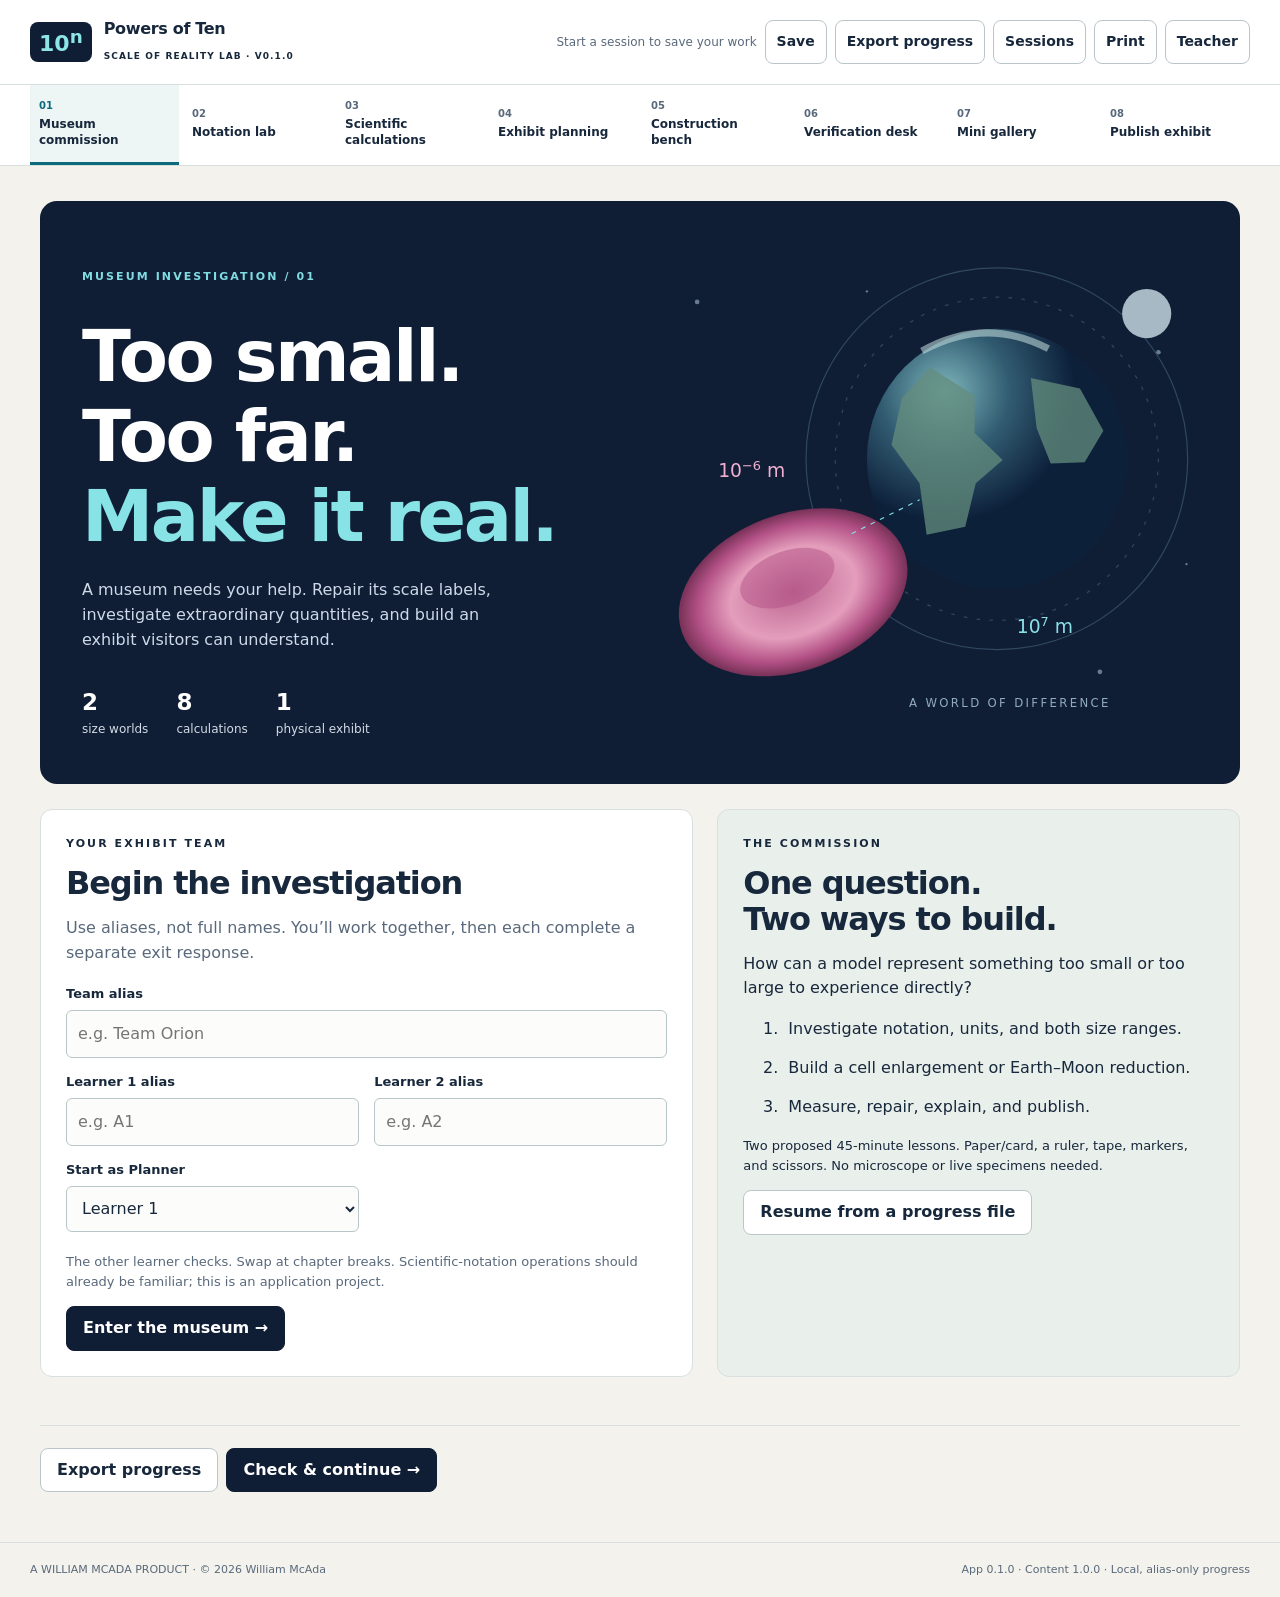
<file: powers-of-ten/PowersOfTen_v0.1.0.html>
<!doctype html>
<html lang="en"><head><meta charset="utf-8"><meta name="viewport" content="width=device-width,initial-scale=1"><meta name="theme-color" content="#101e35"><meta name="description" content="Build a museum exhibit across microscopic and astronomical scales. A William McAda product."><title>Powers of Ten · Scale of Reality Lab</title><link rel="icon" href="data:image/svg+xml,%3Csvg xmlns='http://www.w3.org/2000/svg' viewBox='0 0 40 40'%3E%3Crect width='40' height='40' rx='8' fill='%23101e35'/%3E%3Ctext x='6' y='28' font-size='23' fill='%236fe1ea'%3E10%3C/text%3E%3Ccircle cx='31' cy='8' r='4' fill='%23ff75ba'/%3E%3C/svg%3E"><style>:root{--navy:#101e35;--ink:#18283c;--muted:#59697b;--paper:#f3f2ec;--line:#d8dfdf;--cyan:#0b6b7a;--ice:#c9f3f1;--pink:#a2316b;--rose:#ffe5ef;--good:#216653;--warn:#865318}*{box-sizing:border-box}body{margin:0;background:var(--paper);color:var(--ink);font:16px/1.55 system-ui,-apple-system,BlinkMacSystemFont,"Segoe UI",sans-serif}button,input,select,textarea{font:inherit}button,a,input,select,textarea{touch-action:manipulation}button{cursor:pointer;min-height:44px;border:1px solid #bac6ca;border-radius:8px;background:white;color:var(--ink);padding:9px 16px;font-weight:650}button:hover{background:#eaf3f2;border-color:var(--cyan)}button:disabled{cursor:not-allowed;opacity:.55}button.primary{background:var(--navy);color:white;border-color:var(--navy)}button.primary:hover{background:#24405c}button.danger{color:#973847;border-color:#cb9ba3}button.small{font-size:14px;padding:8px 11px}button.help{border-radius:50%;width:44px;min-width:44px;padding:0;font-weight:750;background:#f8f9f6}a{color:var(--cyan);text-underline-offset:3px}a.skip{position:fixed;left:12px;top:-80px;background:white;padding:12px;z-index:20}a.skip:focus{top:12px}:focus-visible{outline:3px solid #168a9c;outline-offset:3px}h1,h2,h3,p{margin:0 0 14px}h1,h2,h3{line-height:1.12;letter-spacing:-.035em}h1{font-size:clamp(40px,5.6vw,74px);font-weight:750}h2{font-size:32px}h3{font-size:22px}small,.smallprint{font-size:13px}.muted{color:var(--muted)}.eyebrow{text-transform:uppercase;font-size:11px;font-weight:800;letter-spacing:.19em}.masthead{background:#fff;border-bottom:1px solid var(--line);padding:17px 30px;display:flex;justify-content:space-between;align-items:center;gap:20px}.brand{display:flex;align-items:center;gap:12px}.brand-icon{background:var(--navy);color:#8ce5e7;border-radius:8px;font-size:22px;font-weight:700;padding:5px 9px;line-height:1.1}.brand strong{display:block;letter-spacing:-.02em}.brand .eyebrow{font-size:9px;letter-spacing:.12em}.toolbar{display:flex;flex-wrap:wrap;gap:8px;align-items:center}.toolbar #save-status{font-size:12px;color:var(--muted);max-width:220px}.steps{display:flex;overflow-x:auto;background:#fff;border-bottom:1px solid var(--line);padding:0 30px;gap:4px}.step{flex:1;min-width:118px;border:0;border-radius:0;border-bottom:3px solid transparent;padding:14px 9px;text-align:left;background:white;font-size:12px;line-height:1.35;white-space:normal}.step span{font-size:10px;color:var(--muted);display:block;margin-bottom:4px}.step.active{border-color:var(--cyan);background:#eef6f5}.step.active span{color:var(--cyan)}main{max-width:1260px;margin:auto;padding:35px 30px 50px}.hero{background:var(--navy);color:#fff;position:relative;overflow:hidden;border-radius:17px;display:grid;grid-template-columns:1.05fr 1fr;min-height:440px}.hero-copy{padding:45px 42px;position:relative;z-index:1}.hero .eyebrow{color:#80dce2;margin-bottom:30px}.hero h1 em{font-style:normal;color:#87e3e5}.hero p{color:#cedae9;max-width:420px;margin-top:22px}.hero-art{min-width:0;display:flex;align-items:center}.hero-art svg{width:100%;height:auto}.hero .hero-count{display:flex;gap:28px;color:#d2dbe6;margin-top:32px;font-size:12px}.hero-count b{font-size:23px;color:white;display:block}.sectiontop{display:flex;justify-content:space-between;align-items:center;gap:20px;margin-bottom:25px}.sectiontop .eyebrow{color:var(--cyan);margin-bottom:10px}.sectiontop p{max-width:760px;color:var(--muted);margin-bottom:0}.layout{display:grid;grid-template-columns:1fr 300px;gap:24px}.panel,.card{background:white;border:1px solid var(--line);border-radius:12px;padding:25px;margin-bottom:20px}.panel.soft{background:#e9efea}.panel.dark{background:var(--navy);color:#fff}.panel.dark p{color:#cedae9}.cards{display:grid;grid-template-columns:1fr 1fr;gap:20px}.cards>.card{margin-bottom:0}.intro-grid{display:grid;grid-template-columns:1.25fr 1fr;gap:24px;margin-top:25px}.cardhead{display:flex;justify-content:space-between;gap:12px;margin-bottom:12px}.cardhead h3{margin:4px 0 8px}.tag{font-size:10px;font-weight:800;letter-spacing:.11em;text-transform:uppercase;color:var(--muted)}.badge{display:inline-block;font-size:11px;font-weight:700;border-radius:4px;background:#edf0f3;color:#43505e;padding:4px 8px;letter-spacing:.02em}.badge.checked{background:#dcf1e9;color:#205e49}.badge.needs-recheck,.badge.bypassed{background:#fff0d1;color:#794c17}.badge.needs-correction{background:#ffe5e9;color:#913d4a}.fields{display:grid;grid-template-columns:repeat(2,minmax(0,1fr));gap:15px;margin:20px 0}.fields.single{grid-template-columns:1fr}.field{display:flex;flex-direction:column;min-width:0;gap:6px}.field.wide{grid-column:1/-1}.field label{font-size:13px;font-weight:650;line-height:1.4}.field input,.field select,.field textarea{width:100%;min-width:0;border:1px solid #b8c6ca;border-radius:6px;padding:11px;background:#fcfcfa;color:var(--ink);min-height:46px}.field textarea{min-height:95px;resize:vertical}.field [aria-invalid=true]{border:2px solid #9c3f50}.field .error{font-size:12px;color:#a42d47;line-height:1.4}.numeric-wrap{display:flex;gap:4px}.numeric-wrap input{flex:1}.minus{width:38px;padding:0;min-width:38px;font-size:18px}.expression{background:#eef5f5;padding:16px 18px;border-left:3px solid #69c2cb;font-size:20px;letter-spacing:.02em;margin:16px 0;overflow-wrap:anywhere}.micro .expression{background:#fff0f5;border-color:#d986b3}.micro .tag{color:var(--pink)}.macro .tag{color:var(--cyan)}.checkline{display:flex;gap:12px;align-items:center;flex-wrap:wrap}.result{font-size:13px;color:var(--good)}.science-note{font-size:12px;color:var(--muted);border-top:1px solid var(--line);padding-top:12px;margin-top:16px}.navbottom{display:flex;justify-content:space-between;gap:12px;margin-top:28px;padding-top:22px;border-top:1px solid var(--line)}.navbottom .toolbar{justify-content:flex-end}.error-summary{background:#fff0f2;border:1px solid #d78e9d;border-radius:8px;padding:18px;margin-bottom:20px}.error-summary:empty{display:none}.error-summary h3{font-size:18px}.error-summary a{color:#8c2844}.sourcegrid{display:grid;grid-template-columns:repeat(4,1fr);gap:12px}.sourcecard{background:#f9faf8;border:1px solid var(--line);border-radius:10px;padding:14px;min-width:0}.sourcecard svg{height:90px;width:100%;display:block}.sourcecard h3{font-size:15px;margin-top:8px}.sourcecard p{font-size:12px;margin:4px 0}.sourcecard b{font-size:14px}.track-options{display:grid;grid-template-columns:1fr 1fr;gap:20px}.track-option{border:2px solid transparent;border-radius:12px;background:white;padding:20px;text-align:left}.track-option[aria-pressed=true]{border-color:var(--cyan);box-shadow:0 0 0 3px #d5eae9}.track-option svg{width:100%;height:190px}.track-option h3{margin-top:15px}.track-option p{font-size:14px;font-weight:400;color:var(--muted)}.track-option .badge{margin-bottom:10px}.track-banner{display:flex;gap:20px;align-items:center;background:#e9efef;border-radius:12px;padding:22px;margin-bottom:22px}.track-banner svg{width:180px;height:130px;flex-shrink:0}.track-banner h3{margin-bottom:10px}.track-banner p{font-size:14px;margin:0}.stats{display:grid;grid-template-columns:repeat(3,1fr);gap:14px;margin:22px 0}.stat{padding:15px;background:#eef3f2;border-radius:8px}.stat b{display:block;font-size:25px;color:var(--cyan)}.stat span{font-size:12px}.hint{background:#fff6dc;border:1px solid #eadcb5;border-radius:9px;padding:14px 17px;font-size:14px;margin:14px 0}.tabs{display:flex;gap:10px;margin:18px 0}.tabs button[aria-pressed=true]{background:var(--navy);color:white}table{border-collapse:collapse;width:100%;font-size:14px;margin:15px 0}th,td{text-align:left;border-bottom:1px solid var(--line);padding:10px 8px;vertical-align:top;overflow-wrap:anywhere}th{font-size:11px;text-transform:uppercase;letter-spacing:.05em;color:var(--muted)}.scrolltable{overflow:auto}.verdict{background:var(--navy);color:white;border-radius:14px;display:grid;grid-template-columns:1fr 340px;overflow:hidden;margin:22px 0}.verdict .copy{padding:32px}.verdict h2{font-size:38px;color:#91e8df}.verdict p{color:#dde6f2}.verdict svg{width:100%;height:260px}.placard{border:1px solid #b7c7cc;border-left:8px solid var(--cyan);padding:28px;background:white;margin:18px 0}.placard h3{font-size:30px}.footer{border-top:1px solid var(--line);padding:18px 30px;color:var(--muted);font-size:11px;display:flex;justify-content:space-between;gap:20px}.notice{position:fixed;bottom:15px;left:50%;transform:translateX(-50%);padding:13px 20px;background:#183945;color:white;border-radius:8px;box-shadow:0 4px 30px #10213830;max-width:90vw;z-index:12}.notice:empty{display:none}dialog{border:0;border-radius:14px;max-width:900px;width:calc(100% - 36px);max-height:90vh;padding:0;background:var(--paper);color:var(--ink);box-shadow:0 30px 90px #0005}dialog::backdrop{background:#0b1a34aa}#dialog-content{padding:28px}.dialoghead{display:flex;justify-content:space-between;align-items:center;gap:20px;margin-bottom:20px}.dialoghead h2{font-size:25px;margin:0}.dialogbody{max-height:70vh;overflow:auto;padding:3px}.session-row{display:flex;justify-content:space-between;gap:20px;align-items:center;padding:16px 0;border-top:1px solid var(--line)}.session-row strong{display:block}.inlinecheck{display:flex;gap:12px;align-items:center;padding:15px 0}.inlinecheck input{width:22px;height:22px}.reading{max-width:760px}details{border-top:1px solid var(--line);padding:16px 0}summary{cursor:pointer;font-weight:700;min-height:40px}ol.stepslist li{margin:14px 0;padding-left:5px}.progressbar{height:5px;background:#cbd7db;border-radius:4px;overflow:hidden;margin:10px 0}.progressbar i{display:block;background:#277b84;height:100%}.mathpreview{font-size:15px;color:var(--cyan);margin:8px 0;min-height:23px}.fraction{display:inline-flex;flex-direction:column;vertical-align:middle;text-align:center;line-height:1.25}.fraction>span:first-child{border-bottom:1px solid;padding:0 3px}.print-sheet{background:white;padding:25px;margin:20px 0;border:1px solid var(--line)}.print-sheet h1{font-size:28px}.print-sheet h2{font-size:21px}.print-sheet h3{font-size:17px}.print-sheet .fields{margin:10px 0}.print-sheet .art-preview{max-width:240px;max-height:150px}#print-root{display:none}.printfooter{border-top:1px solid #bbb;margin-top:15px;padding-top:8px;font-size:10px}.printheader{font-size:10px;letter-spacing:.07em;border-bottom:1px solid #bbb;padding-bottom:8px;margin-bottom:20px}.template-svg{display:block;flex:none;max-width:none!important}.answers dt{font-weight:650}.answers dd{margin:3px 0 15px}.factbox{font-size:14px;padding:12px 16px;background:#e8f4f3;border-radius:8px}.axis-wrap{overflow-x:auto}.axis-wrap svg{width:100%;min-width:500px;height:auto}.reviewrow{padding:16px 0;border-top:1px solid #ced7d9}
@media(max-width:950px){.masthead{align-items:flex-start}.toolbar #save-status{width:100%;max-width:100%}.layout{grid-template-columns:1fr}.hero-copy{padding:34px 25px}.hero{min-height:390px}.sourcegrid{grid-template-columns:repeat(2,1fr)}.verdict{grid-template-columns:1fr 240px}.steps{padding:0 15px}.intro-grid{grid-template-columns:1fr 1fr}}
@media(max-width:650px){.masthead{padding:14px 16px;display:block}.masthead .toolbar{margin-top:13px}.toolbar button{font-size:13px;padding:8px 10px}main{padding:25px 16px}.hero{display:flex;flex-direction:column}.hero-copy{padding:30px 25px}.hero-art{height:220px;justify-content:center}.hero-art svg{height:260px;width:auto;max-width:100%}.hero h1{font-size:49px}.hero .eyebrow{margin-bottom:20px}.intro-grid,.cards,.track-options{grid-template-columns:1fr}.track-option svg{height:160px}.panel,.card{padding:20px}.fields{gap:12px}.sectiontop{display:block}.sectiontop .toolbar{margin-top:15px}.verdict{display:block}.verdict svg{height:180px}.track-banner{display:block}.stats{grid-template-columns:1fr}.footer{display:block}dialog{width:calc(100% - 20px)}#dialog-content{padding:20px}.session-row{display:block}.session-row .toolbar{margin-top:10px}}
@media(prefers-reduced-motion:reduce){*{scroll-behavior:auto!important;animation:none!important;transition:none!important}}
@page{size:auto;margin:14mm}
@media print{body{background:white;color:#111;font-size:10pt}#app,#notice,dialog,.skip{display:none!important}#print-root{display:block!important}#print-root *{color:#111!important;box-shadow:none!important}#print-root .print-sheet{border:0;margin:0;padding:0;break-after:page;page-break-after:always;min-height:0}#print-root .print-sheet:last-child{break-after:auto;page-break-after:auto}.print-sheet h1{font-size:24pt}.print-sheet h2{font-size:17pt}.print-sheet h3{font-size:12pt}.print-sheet table{font-size:9pt;table-layout:fixed}.print-sheet th,.print-sheet td{padding:5px 4px}.print-sheet tr,.print-sheet svg,.print-sheet .keep{break-inside:avoid}.print-sheet .placard{border:1px solid black;border-left:5px solid black;padding:16px}.print-sheet a{color:black;text-decoration:none}.print-sheet p{margin-bottom:8px}.print-sheet .fields{gap:8px}.print-sheet .printfooter{font-size:8pt}.print-sheet .printheader{font-size:8pt}.print-sheet .template-svg{max-width:none!important;break-inside:avoid}.print-sheet .hint{background:white;border:1px solid #aaa}.print-sheet .fraction{line-height:1.1}.print-sheet .art-preview{width:170px;height:100px}.print-sheet .field{font-size:9pt}}

@media print{.dimension-sheet .printheader{margin-bottom:4px;padding-bottom:3px;font-size:7pt}.dimension-sheet .printfooter{margin-top:0;padding-top:3px;font-size:7pt}.dimension-sheet h1{font-size:15pt;margin:5px 0 10px}.dimension-sheet p{font-size:9pt}}

.gallery-report{table-layout:auto}.gallery-report>tbody>tr>td{padding:5px 0;border:0}.gallery-report table{margin:2px 0}.gallery-report p{margin:3px 0}.gallery-report h2{margin:3px 0}.gallery-report>thead>tr>th{font-size:7pt;padding:3px 0}
</style></head>
<body><a href="#main" class="skip">Skip to investigation</a><div id="app"></div><div id="notice" role="status" aria-live="polite"></div><dialog id="dialog"><div id="dialog-content"></div></dialog><div id="print-root"></div><script>/* Powers of Ten — A WILLIAM MCADA PRODUCT. Exact mathematics and evidence model. */
(function(root){'use strict';
const VERSION='0.1.0',CONTENT='1.0.0',PREFIX='mcada:powers-of-ten:',now=()=>new Date().toISOString(),clone=x=>JSON.parse(JSON.stringify(x)),uid=()=>globalThis.crypto?.randomUUID?.()||'sn-'+Date.now().toString(36)+'-'+Math.random().toString(36).slice(2);
const gcd=(a,b)=>{a=a<0n?-a:a;b=b<0n?-b:b;while(b)[a,b]=[b,a%b];return a||1n};
class Q{constructor(n,d=1n){n=BigInt(n);d=BigInt(d);if(!d)throw Error('A denominator cannot be zero.');if(d<0n){n=-n;d=-d}let g=gcd(n,d);this.n=n/g;this.d=d/g}add(b){b=q(b);return new Q(this.n*b.d+b.n*this.d,this.d*b.d)}sub(b){b=q(b);return new Q(this.n*b.d-b.n*this.d,this.d*b.d)}mul(b){b=q(b);return new Q(this.n*b.n,this.d*b.d)}div(b){b=q(b);return new Q(this.n*b.d,this.d*b.n)}eq(b){b=q(b);return this.n===b.n&&this.d===b.d}cmp(b){const x=this.sub(b);return x.n<0n?-1:x.n>0n?1:0}abs(){return new Q(this.n<0n?-this.n:this.n,this.d)}str(){return this.d===1n?String(this.n):this.n+'/'+this.d}num(){return Number(this.n)/Number(this.d)}toJSON(){return this.str()}}
const ten=n=>n>=0?new Q(10n**BigInt(n)):new Q(1n,10n**BigInt(-n));
function clean(raw){let s=String(raw??'').trim().replace(/[−–]/g,'-');if(s.length>100)throw Error('Use at most 100 characters.');if(s.includes(',')){if(!/^[+-]?\d{1,3}(,\d{3})+(\.\d+)?$/.test(s))throw Error('Use a decimal point; commas only group thousands.');s=s.replaceAll(',','')}return s}
function dec(raw){const s=clean(raw);if(!s)throw Error('Enter a value.');if(!/^[+-]?(?:\d+(?:\.\d*)?|\.\d+)$/.test(s))throw Error('Use ordinary decimal notation.');const neg=s.startsWith('-'),[a,b='']=s.replace(/^[+-]/,'').split('.');return new Q(BigInt((a||'0')+b)*(neg?-1n:1n),10n**BigInt(b.length))}
function integer(raw){const s=clean(raw);if(!/^[+-]?\d+$/.test(s))throw Error('Use a whole-number exponent.');const n=Number(s);if(!Number.isSafeInteger(n)||n< -24||n>24)throw Error('Use an exponent from −24 to 24.');return n}
function q(raw){if(raw instanceof Q)return raw;const s=clean(raw);if(s.includes('/')){const p=s.split('/');if(p.length!==2)throw Error('Use one fraction bar.');return dec(p[0]).div(dec(p[1]))}const m=s.match(/^(.+?)(?:[eE]|\s*[×*]\s*10\s*\^\s*)([+-]?\d+)$/);return m?dec(m[1]).mul(ten(integer(m[2]))):dec(s)}
function sci(a,n,normalized=true,allowInteger=false){const aa=clean(a);if(aa.replace(/^[+-]/,'').replace('.','').replace(/^0+/,'').length>12)throw Error('Use at most 12 significant coefficient digits.');const c=dec(a),e=allowInteger&&String(n??'').trim()===''?0:integer(n);if(normalized&&c.n!==0n&&(c.abs().cmp(1)<0||c.abs().cmp(10)>=0))throw Error('Normalize: the coefficient must be at least 1 and less than 10.');return c.mul(ten(e))}
function eq(raw,want){if(!q(raw).eq(want))throw Error('Recheck the calculation using the supplied values.');return true}
const unitFactors={m:'1000',cm:'10',mm:'1','µm':'0.001','μm':'0.001',um:'0.001',nm:'0.000001'};
function mm(v,u){if(!unitFactors[u])throw Error('Choose a supported length unit.');return q(v).mul(unitFactors[u])}
const stages=['Museum commission','Notation lab','Scientific calculations','Exhibit planning','Construction bench','Verification desk','Mini gallery','Publish exhibit'];
const objects=[['dna','DNA helix','width','2 × 10⁻⁹','m','R1'],['cell','Red blood cell','diameter','8 × 10⁻⁶','m','R2'],['earth','Earth','diameter','1.28 × 10⁷','m','R3'],['moon','Moon','diameter','3.5 × 10⁶','m','R4'],['distance','Earth–Moon','distance','3.84 × 10⁸','m','R4'],['sun','Sun','diameter','1.4 × 10⁹','m','R5'],['orbit','Earth–Sun','distance','1.5 × 10¹¹','m','R3'],['light','Light in vacuum','speed','3 × 10⁸','m/s','R6']];
const sources={R1:['NHGRI — DNA width','https://www.genome.gov/27550069/2012-release-new-nihnhgri-grants-to-harness-nanoscale-technologies-to-cut-dna-sequencing-costs'],R2:['Histology Guide — blood cells','https://histologyguide.com/slideview/MH-033hr-blood-smear/07-slide-1.html'],R3:['NASA — Earth facts','https://science.nasa.gov/earth/facts/'],R4:['NASA — Moon facts','https://science.nasa.gov/moon/facts/'],R5:['NASA — Sun facts','https://science.nasa.gov/sun/facts/'],R6:['NIST — meter','https://www.nist.gov/si-redefinition/meter']};
const ops=[
{id:'C04a',title:'A row of cells',domain:'Microscopic',op:'×',x:['8',-6],y:['2.5',1],unit:'m',prompt:'Place 25 cell diameters end to end. Calculate the total length.',expression:'(8 × 10⁻⁶ m) × (2.5 × 10¹)',c:'20',e:-5,a:'2',n:-4},
{id:'C04b',title:'A pulse of light',domain:'Astronomical',op:'×',x:['3',8],y:['1.28',0],unit:'m',prompt:'Light travels for 1.28 seconds in our model. How far does it travel?',expression:'(3 × 10⁸ m/s) × (1.28 s)',c:'3.84',e:8,a:'3.84',n:8},
{id:'C05a',title:'Across a viewing window',domain:'Microscopic',op:'÷',x:['6.4',-5],y:['8',-6],unit:'widths',prompt:'How many cell diameters span this viewing width? This counts a straight row, not cells packed into an area.',expression:'(6.4 × 10⁻⁵ m) ÷ (8 × 10⁻⁶ m)',c:'0.8',e:1,a:'8',n:0},
{id:'C05b',title:'Sunlight travel time',domain:'Astronomical',op:'÷',x:['1.5',11],y:['3',8],unit:'s',prompt:'Use our mean distance and rounded light speed to calculate the travel time.',expression:'(1.5 × 10¹¹ m) ÷ (3 × 10⁸ m/s)',c:'0.5',e:3,a:'5',n:2},
{id:'C06a',title:'A microscopic path',domain:'Microscopic',op:'+',x:['2.4',-5],y:['7.5',-6],unit:'m',prompt:'Add two straight microchannel segments. Rewrite both using the same power of ten.',expression:'2.4 × 10⁻⁵ m + 7.5 × 10⁻⁶ m',a:'3.15',n:-5},
{id:'C06b',title:'A probe’s logged journey',domain:'Astronomical',op:'+',x:['3.84',8],y:['6',7],unit:'m',prompt:'Add two sequential path lengths. These are logged travel distances, not orbital radii.',expression:'3.84 × 10⁸ m + 6 × 10⁷ m',a:'4.44',n:8},
{id:'C07a',title:'Beneath the coating',domain:'Microscopic',op:'−',x:['8',-6],y:['2',-6],unit:'m',prompt:'A specimen is 8 × 10⁻⁶ m deep. A coating occupies 2 × 10⁻⁶ m. Find the uncoated depth.',expression:'8 × 10⁻⁶ m − 2 × 10⁻⁶ m',a:'6',n:-6},
{id:'C07b',title:'Two very different diameters',domain:'Astronomical',op:'−',x:['1.4',9],y:['1.28',7],unit:'m',prompt:'Find the difference between the supplied Sun and Earth diameters.',expression:'1.4 × 10⁹ m − 1.28 × 10⁷ m',a:'1.3872',n:9}
];
const measurements={A:[['cell','Cell diameter','160','2']],B:[['earth','Earth diameter','20','1'],['moon','Moon diameter','5.5','1'],['centers','Center-to-center distance','600','5']]};
const help={
notation:['Coefficient and exponent','A coefficient tells how many; an exponent tells the power of ten.','Enter the coefficient and a signed whole-number exponent.','0.00045 = 4.5 × 10⁻⁴. For ordinary notation, write every digit.'],
magnitude:['Magnitude','One decade is a factor of ten, not an increase of ten.','Compare the complete values, including coefficients.','3 × 10⁻⁵ is smaller than 7 × 10⁻⁵; ten times 3 × 10⁻⁵ is 3 × 10⁻⁴.'],
units:['Preserve the quantity','The number changes with the unit; the length does not.','Use 1 m = 100 cm = 1000 mm = 10⁶ µm = 10⁹ nm.','12 µm = 0.012 mm = 0.000012 m.'],
multiply:['Multiply in scientific notation','Multiply coefficients; add exponents. Units multiply too.','Keep the raw coefficient/exponent work, then normalize.','(4 × 10⁻³)(3 × 10²) = 12 × 10⁻¹ = 1.2 × 10⁰.'],
divide:['Divide in scientific notation','Divide coefficients; subtract the second exponent.','Normalize afterwards. Length ÷ length is a count; length ÷ speed is time.','(9 × 10⁴)/(3 × 10⁻²) = 3 × 10⁶.'],
add:['Match powers before combining','Adding or subtracting needs the same power of ten.','Choose one exponent and rewrite both coefficients without changing either quantity.','2 × 10⁻³ + 4 × 10⁻⁴ = (2 + 0.4) × 10⁻³.'],
scale:['Model compared with actual','k = model length ÷ actual length, in the same units.','A ratio is model:actual. k > 1 enlarges; 0 < k < 1 reduces.','A 0.3 m model of a 0.003 m object gives k = 100 and model:actual = 100:1.'],
measure:['Report what you measured','A measurement records your physical model, not the ideal target.','Convert to mm; deviation = measured − target. Compare the absolute deviation with tolerance.','Target 50 mm, tolerance ±2 mm: 48 mm is within tolerance; 47 mm needs repair.'],
limit:['A model has limits','A linear scale preserves length ratios; it cannot make every detail practical.','Calculate a predicted size, then compare it with the available space or smallest visible detail.','A 4 m display with a 5 mm visible minimum has a size ratio of 800.'],
science:['Data, pictures, and evidence','Width, diameter, distance, and speed describe different properties.','A diagram explains; a measured observation needs a reliable method and scale. Name your source.','“The model preserves length ratios, but this illustration does not show surface detail.”'],
transfer:['Your own exit response','This is separate evidence for each learner.','Work independently; your first response is retained even if you revise.','For paper/oral work, a teacher records receipt and reviews the actual response.']};
function newSession(){return{schema:'mcada-project-progress',schemaVersion:'1.0.0',projectId:'powers-of-ten',appVersion:VERSION,contentVersion:CONTENT,sessionId:uid(),scenarioId:'SN-BASE',teamAlias:'',students:['',''],currentStage:1,track:'A',inputs:{},checkpoints:{},attempts:[],support:[],teacherOverrides:[],reviews:[],buildRevisions:{A:0,B:0},built:{A:false,B:false},roles:{planner:'1',builder:'1'},completedAt:null,localRevision:0,updatedAt:now(),imported:false,duplicateOf:null}}
const textfield=(id,label,expected,kind='num',options=null)=>({id,label,expected,kind,options});
function groups(s){const gs=[];const add=(id,stage,title,prompt,fields,type='normal',h='notation')=>gs.push({id,stage,title,prompt,fields,type,help:h});const f=textfield,choice=(id,label,w,options)=>f(id,label,w,'select',options);
[['a','0.000008 m → scientific notation','8',-6],['b','12,800,000 m → scientific notation','1.28',7]].forEach(([k,label,a,n])=>add('C01'+k,2,label,'Write the value in normalized scientific notation.',[f('a','Coefficient',a,'coefficient'),f('n','Exponent',n,'exponent')],'sci'));
add('C01c',2,'2 × 10⁻⁹ m → ordinary notation','Write every digit, using a decimal point.',[f('value','Length in meters','0.000000002','decimal')]);add('C01d',2,'3.84 × 10⁸ m → ordinary notation','Write the ordinary decimal value.',[f('value','Length in meters','384000000','decimal')]);
const order=[['dna','DNA • 2 × 10⁻⁹ m'],['depth','Specimen • 6 × 10⁻⁶ m'],['cell','Cell • 8 × 10⁻⁶ m']];add('C02',2,'Small, smaller, smallest','Order the three lengths, then multiply the cell diameter by ten.',[choice('first','Smallest','dna',order),choice('second','Middle','depth',order),choice('third','Largest','cell',order),f('a','Ten times cell: coefficient','8','coefficient'),f('n','Ten times cell: exponent',-5,'exponent'),choice('decade','Magnitude change','one',[['one','One decade larger'],['ten','Ten decades larger'],['same','Same decade']])],'normal','magnitude');
add('C03a',2,'One cell, three units','Convert 8 µm to the requested units.',[f('m','Meters','8e-6'),f('mm','Millimeters','0.008'),f('nm','Nanometers','8000')],'normal','units');add('C03b',2,'Centimeters to meters','Convert 1.28 × 10⁹ cm to meters.',[f('m','Meters','1.28e7')],'normal','units');
for(const o of ops){let fs;if(['×','÷'].includes(o.op))fs=[f('c','Coefficient '+(o.op==='×'?'product':'quotient'),o.c),f('e','Exponent '+(o.op==='×'?'sum':'difference'),o.e,'exponent')];else fs=[f('common','Chosen common exponent',null,'exponent'),f('left','Rewritten first coefficient',null),f('right','Rewritten second coefficient',null)];fs.push(f('a','Final coefficient',o.a,'coefficient'),f('n',o.id==='C05a'?'Final exponent (0 or blank)':'Final exponent',o.n,'exponent'),choice('unit','Result unit',o.unit,[['m','m — length'],['s','s — time'],['widths','diameter-widths — no length unit'],['m/s','m/s — speed']]));add(o.id,3,o.title,o.prompt,fs,'operation',o.op==='×'?'multiply':o.op==='÷'?'divide':'add');gs.at(-1).operation=o}
for(const t of ['A','B']){add('C08'+t,4,t==='A'?'Enlarge a cell':'Reduce Earth and Moon',t==='A'?'Use 16 cm for the model and 8 × 10⁻⁶ m for the actual diameter.':'Use 20 mm for Earth and 1.28 × 10⁷ m for its actual diameter.',[f('model','Model Earth/cell diameter (m)',t==='A'?'0.16':'0.02'),f('k','Scale factor k (fraction allowed)',t==='A'?'20000':'1/640000000'),f('ratioM','Model side of ratio',t==='A'?'20000':'1'),f('ratioA','Actual side of ratio',t==='A'?'1':'640000000'),choice('direction','Scale direction',t==='A'?'enlarge':'reduce',[['enlarge','Enlargement'],['reduce','Reduction']]),...(t==='B'?[f('moon','Exact Moon diameter (mm)','5.46875'),f('rounded','Moon construction target, nearest 0.1 mm','5.5'),f('distance','Earth–Moon center distance (mm)','600')]:[])],'scale','scale');
let fs=[];for(const [id,label]of measurements[t])fs.push(f(id,label+' — measured',null),choice(id+'Unit',label+' — unit',null,Object.keys(unitFactors).filter(x=>!['μm','um'].includes(x)).map(x=>[x,x])),f(id+'Deviation',label+' — deviation in mm',null));fs.push(f('tool','Measuring tool',null,'text'),f('resolution','Tool resolution / estimate (mm)',null));add('C09'+t,6,'Measure your '+(t==='A'?'cell':'Earth–Moon model'),'Enter actual measurements. A correctly reported mismatch is a repair opportunity.',fs,'measurement','measure');
add('C10'+t,7,'Where this scale stops working','Select a comparison and calculate its model size. Then compare the museum’s available ratio with Earth/cell.',[choice('comparison','Comparison',null,t==='A'?[['person','Hypothetical 1.7 m person (answer in m)'],['dna','2 nm DNA width (answer in mm)']]:[['sun','Sun diameter (answer in m)'],['orbit','Earth–Sun distance (answer in m)']]),f('size','Predicted model size in the selected unit',null),f('available','3 m display ÷ 2 mm minimum: ratio','1500'),f('actual','Earth diameter ÷ cell diameter: ratio','1.6e12'),choice('conclusion','One shared linear scale is…','impractical',[['impractical','Possible mathematically, impractical here'],['impossible','Mathematically impossible'],['practical','Practical within these limits']])],'limitation','limit');
add('C11'+t,7,'Tell visitors what your model means','Use one numerical fact and a source. Examine the other track or teacher example.',[f('interpretation','My model preserves… / cannot show…',null,'text'),f('visitor','Other model observed: one preserved or omitted feature',null,'text'),choice('otherDirection','Other model’s direction',t==='A'?'reduce':'enlarge',[['enlarge','Enlargement'],['reduce','Reduction']])],'normal','science');}
add('C11match',7,'Read the science labels','Match each quantity with the measured property. Every picture in this app is an original explanatory diagram.',objects.map(o=>choice(o[0],o[1],o[2],[['width','Width'],['diameter','Diameter'],['distance','Distance'],['speed','Speed']])).concat(choice('image','These original drawings are…','diagram',[['diagram','Explanatory diagrams'],['observation','New measured observations']])),'normal','science');
for(const t of ['1','2'])add('C12'+t,7,'Independent response — learner '+t,t==='1'?'Five strips are each 6 × 10⁻⁶ m long. Find the total. Interpret model:actual = 5000:1.':'A probe travels at 2 × 10⁷ m/s for 30 s. Find the distance. Interpret model:actual = 1:5000.',[choice('mode','Response mode',null,[['digital','On this device'],['paper','Paper / oral submission']]),f('a','Normalized coefficient',t==='1'?'3':'6','coefficient'),f('n','Exponent',t==='1'?-5:8,'exponent'),f('decimal','Ordinary decimal (m)',t==='1'?'0.00003':'600000000','decimal'),choice('direction','Scale direction',t==='1'?'enlarge':'reduce',[['enlarge','Enlargement'],['reduce','Reduction']]),f('scale',t==='1'?'1 mm actual → how many model mm?':'1 mm model → how many actual mm?','5000'),f('submission','Teacher receipt / oral response record',null,'text')],'transfer','transfer');return gs}
const getGroup=(s,id)=>groups(s).find(g=>g.id===id),key=(g,f)=>g+'.'+f;
function raw(s,g){return Object.fromEntries(getGroup(s,g).fields.map(f=>[f.id,s.inputs[key(g,f.id)]||'']))}
function activeGroups(s,stage=null){return groups(s).filter(g=>(stage===null||g.stage===stage)&&(!/^C(?:08|09|10|11)[AB]$/.test(g.id)||g.id.endsWith(s.track)))}
function fingerprint(s,g){const r=raw(s,g),t=/[AB]$/.test(g)?g.slice(-1):null;const dependency=t&&/^C(?:09|10|11)/.test(g)?{plan:raw(s,'C08'+t),build:s.buildRevisions[t]}:null;return JSON.stringify([CONTENT,r,dependency])}
function evaluate(s,gid){const g=getGroup(s,gid),r=raw(s,gid),errors={};const attempt=(f,fn)=>{try{fn()}catch(e){errors[f]=e.message}};
for(const f of g.fields){if(g.type==='transfer'&&((r.mode==='paper'&&!['mode','submission'].includes(f.id))||(r.mode!=='paper'&&f.id==='submission')))continue;
attempt(f.id,()=>{const v=r[f.id];if(f.kind==='text'){if(!v.trim())throw Error('Enter a short response or a teacher-recorded oral response.');if(v.length>600)throw Error('Use at most 600 characters.');return}if(f.kind==='select'){if(!f.options.some(o=>o[0]===v))throw Error('Choose an option.');if(f.expected!==null&&v!==f.expected)throw Error('Choose the property or statement that matches.');return}if(g.id==='C05a'&&f.id==='n'&&v.trim()==='')return;
let x=f.kind==='exponent'?new Q(integer(v)):f.kind==='decimal'?dec(v):q(v);if(f.kind==='coefficient')sci(v,'0');if(f.expected!==null&&!['ratioM','ratioA'].includes(f.id)&&!x.eq(f.expected))throw Error('Recheck the calculation using the supplied values.');});}
if(g.type==='scale')attempt('ratioA',()=>{if(q(r.ratioM).cmp(0)<=0||q(r.ratioA).cmp(0)<=0||!q(r.ratioM).div(r.ratioA).eq(g.id.endsWith('A')?'20000':'1/640000000'))throw Error('Use a positive model:actual ratio in the stated direction.');});
if(g.type==='operation'&&!['×','÷'].includes(g.operation.op)){const o=g.operation;attempt('common',()=>integer(r.common));for(const [name,pair]of [['left',o.x],['right',o.y]])attempt(name,()=>{if(!q(r[name]).mul(ten(integer(r.common))).eq(q(pair[0]).mul(ten(pair[1]))))throw Error('Rewrite this quantity using your chosen common exponent.');});}
if(g.type==='measurement'){for(const [id,,target]of measurements[gid.slice(-1)])attempt(id+'Deviation',()=>{const x=mm(r[id],r[id+'Unit']);if(x.cmp(0)<=0||x.cmp(10000)>0)throw Error('Measured length must be positive and at most 10,000 mm.');if(!q(r[id+'Deviation']).eq(x.sub(target)))throw Error('Deviation is measured length minus the target, in mm.');});attempt('resolution',()=>{if(q(r.resolution).cmp(0)<=0||q(r.resolution).cmp(100)>0)throw Error('State a positive tool resolution, at most 100 mm.');});}
if(g.type==='limitation')attempt('size',()=>eq(r.size,({person:'34000',dna:'0.04',sun:'2.1875',orbit:'234.375'})[r.comparison]||'0'));
return errors}
function status(s,id){const cp=s.checkpoints[id];if(!cp)return 'not-started';if(cp.fingerprint!==fingerprint(s,id))return 'needs-recheck';if(cp.bypass&&s.teacherOverrides.some(o=>o.id===cp.overrideId))return 'bypassed';return Object.keys(evaluate(s,id)).length?'needs-correction':cp.passed?'checked':'needs-correction'}
const ok=(s,id)=>['checked','bypassed'].includes(status(s,id));
function check(s,id){if(s.attempts.length>=10000)throw Error('Attempt limit reached. Export this session and start a new one.');const errors=evaluate(s,id),fp=fingerprint(s,id);s.attempts.push({id:uid(),group:id,track:s.track,buildRevision:s.buildRevisions[s.track],response:raw(s,id),fingerprint:fp,passed:!Object.keys(errors).length,at:now()});s.checkpoints[id]={fingerprint:fp,passed:!Object.keys(errors).length,bypass:false,overrideId:null};return errors}
function setInput(s,k,v){const validKeys=new Set(groups(s).flatMap(g=>g.fields.map(f=>key(g.id,f.id))));if(!validKeys.has(k)&&!/^placard[AB]\.(title|property|source|scaleConfirmed)$/.test(k))throw Error('Unknown field.');if(typeof v!=='string'||v.length>600)throw Error('Invalid or overlong field.');s.inputs[k]=v;}
function fit(s,t=s.track){const r=raw(s,'C09'+t);try{return measurements[t].every(([id,,target,tol])=>mm(r[id],r[id+'Unit']).sub(target).abs().cmp(tol)<=0)}catch{return false}}
function reviewFingerprint(s,type,t=s.track){if(type==='inspection')return JSON.stringify([s.buildRevisions[t],raw(s,'C08'+t),raw(s,'C09'+t)]);if(type==='interpretation')return JSON.stringify([raw(s,'C08'+t),raw(s,'C10'+t),raw(s,'C11'+t),placardData(s,t)]);return fingerprint(s,type)}
function reviewState(s,type,t=s.track){return [...s.reviews].reverse().find(r=>r.type===type&&(type.startsWith('C12')||r.track===t)&&r.fingerprint===reviewFingerprint(s,type,t))?.status||'pending'}
function review(s,type,reviewer,role,state,note,t=s.track){if(!['inspection','interpretation','C121','C122'].includes(type)||!['accepted','pending','repair-needed'].includes(state)||!['teacher','peer'].includes(role)||!reviewer.trim()||reviewer.length>64||!note.trim()||note.length>400)throw Error('Enter reviewer alias, role, status and an inspection/review note.');if(type!=='inspection'&&role!=='teacher')throw Error('Interpretation and transfer reviews need a teacher record.');if(type==='inspection'&&!ok(s,'C09'+t))throw Error('Check the actual measurement record before recording inspection.');s.reviews.push({type,track:t,reviewer,role,status:state,note,fingerprint:reviewFingerprint(s,type,t),at:now()});}
function bypass(s,id,reviewer,reason){if(!getGroup(s,id)||!reviewer.trim()||reviewer.length>64||!reason.trim()||reason.length>400)throw Error('Choose a checkpoint and enter reviewer alias and reason.');const oid=uid();s.teacherOverrides.push({id:oid,group:id,reviewer,reason,at:now()});s.checkpoints[id]={fingerprint:fingerprint(s,id),passed:false,bypass:true,overrideId:oid};}
function placardData(s,t=s.track){return Object.fromEntries(['title','property','source','scaleConfirmed'].map(f=>[f,s.inputs['placard'+t+'.'+f]||'']))}
function labelsOK(s){const p=placardData(s);return !!p.title.trim()&&p.property===(s.track==='A'?'diameter':'diameter-distance')&&p.source===(s.track==='A'?'R2':'R3/R4')&&p.scaleConfirmed==='yes'}
function submissionOK(s,id){const r=raw(s,id);return r.mode==='paper'?!!r.submission.trim():ok(s,id)}
function outcome(s){const required=activeGroups(s).filter(g=>g.type!=='transfer');if(required.some(g=>!ok(s,g.id))||!s.built[s.track]||!['C121','C122'].every(g=>submissionOK(s,g)))return 'Draft — finish checks';if(activeGroups(s).some(g=>status(s,g.id)==='bypassed'))return 'Provisional — teacher review';if(!fit(s)||!labelsOK(s)||['inspection','interpretation','C121','C122'].some(k=>reviewState(s,k)==='repair-needed'))return 'Calibration required';if(['inspection','interpretation'].some(k=>reviewState(s,k)!=='accepted')||['C121','C122'].some(k=>raw(s,k).mode==='paper'&&reviewState(s,k)!=='accepted'))return 'Exhibit ready for review';return 'Featured exhibit'}
function missing(s,stage){const ids=[];if(stage>1&&(!s.teamAlias.trim()||s.students.some(x=>!x.trim())||s.students[0]===s.students[1]))ids.push('Team and two different learner aliases');for(let n=2;n<stage;n++){if(n===5){if(!s.built[s.track])ids.push('Build confirmation');continue}for(const g of activeGroups(s,n))if(g.type==='transfer'?!submissionOK(s,g.id):!ok(s,g.id))ids.push(g.id)}return ids}
function duplicate(s){const c=clone(s);c.duplicateOf=s.sessionId;c.sessionId=uid();c.localRevision=0;c.teamAlias=(s.teamAlias+' — copy').slice(0,64);return c}
function validateSession(raw,imported=true){const obj=v=>v&&typeof v==='object'&&!Array.isArray(v),err=m=>{throw Error(m)},keys=(o,ks)=>obj(o)&&Object.keys(o).every(k=>ks.includes(k)),str=(s,n)=>typeof s==='string'&&s.length<=n,stamp=s=>str(s,40)&&Number.isFinite(Date.parse(s));if(!keys(raw,Object.keys(newSession())))err('Unsupported session fields.');if(raw.schema!=='mcada-project-progress'||raw.projectId!=='powers-of-ten')err('This is not Powers of Ten progress.');if(raw.schemaVersion!=='1.0.0'||raw.contentVersion!==CONTENT||!/^0\.1\.\d+$/.test(raw.appVersion))err('Unsupported application/content/schema version.');
if(!str(raw.sessionId,100)||!/^[-\w]+$/.test(raw.sessionId)||raw.scenarioId!=='SN-BASE'||!str(raw.teamAlias,64)||!Array.isArray(raw.students)||raw.students.length!==2||raw.students.some(x=>!str(x,64))||![1,2,3,4,5,6,7,8].includes(raw.currentStage)||!['A','B'].includes(raw.track)||!Number.isSafeInteger(raw.localRevision)||raw.localRevision<0||!stamp(raw.updatedAt)||!(raw.completedAt===null||stamp(raw.completedAt))||typeof raw.imported!=='boolean'||!(raw.duplicateOf===null||str(raw.duplicateOf,100)))err('Invalid session identity or stage.');
if(!keys(raw.buildRevisions,['A','B'])||!keys(raw.built,['A','B'])||['A','B'].some(t=>!Number.isInteger(raw.buildRevisions[t])||raw.buildRevisions[t]<0||raw.buildRevisions[t]>100||typeof raw.built[t]!=='boolean')||!keys(raw.roles,['planner','builder'])||!['1','2'].includes(raw.roles.planner)||!['1','2'].includes(raw.roles.builder))err('Invalid build or role records.');
function walk(v,d=0){if(d>15)err('Save nesting too deep.');if(typeof v==='number'&&!Number.isFinite(v))err('Nonfinite saved number.');if(typeof v==='string'&&v.length>12000)err('Oversized saved string.');if(obj(v)||Array.isArray(v))for(const k of Object.keys(v)){if(['__proto__','constructor','prototype'].includes(k))err('Unsafe saved key.');walk(v[k],d+1)}}walk(raw);
for(const k of ['attempts','support','teacherOverrides','reviews'])if(!Array.isArray(raw[k])||raw[k].length>10000)err('Invalid or oversized '+k);const s=clone(raw),defs=groups(s),ids=defs.map(g=>g.id),fieldMap=new Map(defs.flatMap(g=>g.fields.map(f=>[key(g.id,f.id),f])));
if(!obj(s.inputs)||!obj(s.checkpoints))err('Missing input/check records.');for(const [k,v]of Object.entries(s.inputs)){const f=fieldMap.get(k);if(!f&&!/^placard[AB]\.(title|property|source|scaleConfirmed)$/.test(k))err('Unknown answer field.');if(!str(v,f?.kind==='text'?600:f?100:64))err('Overlong answer field.');}
for(const [id,c]of Object.entries(s.checkpoints)){if(!ids.includes(id)||!keys(c,['fingerprint','passed','bypass','overrideId'])||!str(c.fingerprint,12000)||typeof c.passed!=='boolean'||typeof c.bypass!=='boolean'||!(c.overrideId===null||str(c.overrideId,100)))err('Invalid checkpoint record.');if(c.bypass&&!s.teacherOverrides.some(o=>o.id===c.overrideId&&o.group===id))err('Missing bypass history.');}
for(const a of s.attempts){if(!keys(a,['id','group','track','buildRevision','response','fingerprint','passed','at'])||!ids.includes(a.group)||!str(a.id,100)||!['A','B'].includes(a.track)||!Number.isInteger(a.buildRevision)||a.buildRevision<0||a.buildRevision>100||!obj(a.response)||!str(a.fingerprint,12000)||typeof a.passed!=='boolean'||!stamp(a.at))err('Invalid attempt.');const g=getGroup(s,a.group);if(!keys(a.response,g.fields.map(f=>f.id))||Object.entries(a.response).some(([k,v])=>!str(v,g.fields.find(f=>f.id===k)?.kind==='text'?600:100)))err('Invalid attempt response.');}
for(const a of s.support)if(!keys(a,['group','at'])||!ids.includes(a.group)||!stamp(a.at))err('Invalid help history.');
for(const a of s.teacherOverrides)if(!keys(a,['id','group','reviewer','reason','at'])||!ids.includes(a.group)||!str(a.id,100)||!str(a.reviewer,64)||!a.reviewer.trim()||!str(a.reason,400)||!a.reason.trim()||!stamp(a.at))err('Invalid override history.');
for(const a of s.reviews)if(!keys(a,['type','track','reviewer','role','status','note','fingerprint','at'])||!['inspection','interpretation','C121','C122'].includes(a.type)||!['A','B'].includes(a.track)||!str(a.reviewer,64)||!a.reviewer.trim()||!['teacher','peer'].includes(a.role)||(a.type!=='inspection'&&a.role!=='teacher')||!['pending','accepted','repair-needed'].includes(a.status)||!str(a.note,400)||!a.note.trim()||!str(a.fingerprint,12000)||!stamp(a.at))err('Invalid review history.');
s.imported=imported||s.imported;for(const id of Object.keys(s.checkpoints))if(s.checkpoints[id].passed&&Object.keys(evaluate(s,id)).length)s.checkpoints[id].passed=false;return s}
function parseImport(text){const size=new TextEncoder().encode(text).length;if(size>25*1024*1024)throw Error('Backup files must be at most 25 MiB.');let p;try{p=JSON.parse(text)}catch{throw Error('Choose a valid JSON progress file.')}if(p?.schema==='mcada-project-progress-bundle'){if(p.schemaVersion!=='1.0.0'||p.projectId!=='powers-of-ten'||!Array.isArray(p.sessions)||p.sessions.length<1||p.sessions.length>25||Object.keys(p).some(k=>!['schema','schemaVersion','projectId','exportedAt','sessions'].includes(k)))throw Error('Invalid Powers of Ten backup.');if(new Set(p.sessions.map(s=>s.sessionId)).size!==p.sessions.length)throw Error('Duplicate session IDs in backup.');return p.sessions.map(s=>{if(new TextEncoder().encode(JSON.stringify(s)).length>5*1024*1024)throw Error('Each session must be at most 5 MiB.');return validateSession(s)})}if(size>5*1024*1024)throw Error('A session file must be at most 5 MiB.');return [validateSession(p)]}
function bundle(sessions){if(!sessions.length||sessions.length>25)throw Error('A backup supports 1–25 sessions; export individual sessions if more exist.');return {schema:'mcada-project-progress-bundle',schemaVersion:'1.0.0',projectId:'powers-of-ten',exportedAt:now(),sessions}}
class Store{constructor(storage){this.storage=storage;this.available=false;try{storage.setItem(PREFIX+'probe','1');this.available=storage.getItem(PREFIX+'probe')==='1';storage.removeItem(PREFIX+'probe')}catch{}}ids(){const a=[];if(!this.available)return a;for(let i=0;i<this.storage.length;i++){const k=this.storage.key(i);if(k?.startsWith(PREFIX+'session:'))a.push(k.slice((PREFIX+'session:').length))}return a}read(id){const x=this.storage.getItem(PREFIX+'session:'+id);return x===null?null:validateSession(JSON.parse(x),false)}list(){return this.ids().map(id=>{try{return{id,session:this.read(id)}}catch(e){return{id,error:e.message}}})}saveMany(sessions){if(!this.available)throw Error('Storage unavailable. Export progress before closing.');const ks=sessions.map(s=>PREFIX+'session:'+s.sessionId),ix=PREFIX+'index',old=new Map([...ks,ix].map(k=>[k,this.storage.getItem(k)]));try{sessions.forEach((s,i)=>this.storage.setItem(ks[i],JSON.stringify(s)));this.storage.setItem(ix,JSON.stringify(this.ids()))}catch{let restored=true;for(const [k,v]of old){try{v===null?this.storage.removeItem(k):this.storage.setItem(k,v)}catch{restored=false}}throw Error(restored?'Saving failed. Previous records retained; export current work.':'Saving and rollback failed. Keep this page open and export current work.')}}save(s){const prior=this.read(s.sessionId);if(prior&&prior.localRevision>s.localRevision)throw Error('CONFLICT');const rev=s.localRevision,date=s.updatedAt;s.localRevision++;s.updatedAt=now();try{this.saveMany([s])}catch(e){s.localRevision=rev;s.updatedAt=date;throw e}}remove(ids){let bad=[];for(const id of ids)try{this.storage.removeItem(PREFIX+'session:'+id);if(this.storage.getItem(PREFIX+'session:'+id)!==null)bad.push(id)}catch{bad.push(id)}try{this.storage.setItem(PREFIX+'index',JSON.stringify(this.ids()))}catch{bad.push('index')}if(bad.length)throw Error('Deletion incomplete. Remaining records: '+bad.join(', '))}}
function diagnostics(){return [['Tiny exact value',q('2e-4').eq(q('8e-6').mul(25))],['Zero rejected',!q(0).eq('8e-6')],['Cosmic scale',q('.02').div('1.28e7').eq('1/640000000')],['Moon exact diameter',q('3.5e6').div(640000000).mul(1000).eq('5.46875')],['Common scale',q('1.28e7').div('8e-6').eq('1.6e12')],['Signed exponent',sci('3.15','−5').eq('0.0000315')]].map(([name,passed])=>({name,passed}))}
root.SN={VERSION,CONTENT,PREFIX,Q,q,dec,integer,sci,ten,eq,mm,now,clone,uid,stages,objects,sources,ops,measurements,help,newSession,groups,getGroup,key,raw,activeGroups,fingerprint,evaluate,status,ok,check,setInput,fit,reviewFingerprint,reviewState,review,bypass,placardData,labelsOK,submissionOK,outcome,missing,duplicate,validateSession,parseImport,bundle,Store,diagnostics};if(typeof module!=='undefined')module.exports=root.SN;
})(globalThis);
</script><script>(function(root){'use strict';let seq=0;
function svg(body,view='0 0 400 250',title='Explanatory diagram'){return `<svg xmlns="http://www.w3.org/2000/svg" viewBox="${view}" role="img" aria-label="${title}">${body}</svg>`}
function object(name){const id='a'+(++seq),defs=`<defs><radialGradient id="${id}p" cx="35%" cy="25%"><stop stop-color="#82cad7"/><stop offset=".5" stop-color="#357888"/><stop offset="1" stop-color="#152f4b"/></radialGradient><radialGradient id="${id}c"><stop stop-color="#bd5889"/><stop offset=".52" stop-color="#f4a0c1"/><stop offset=".82" stop-color="#cc5b95"/><stop offset="1" stop-color="#79345f"/></radialGradient><radialGradient id="${id}s" cx="40%" cy="30%"><stop stop-color="#fff4ba"/><stop offset=".6" stop-color="#f8c562"/><stop offset="1" stop-color="#cf7945"/></radialGradient></defs>`;
let b='';if(name==='cell')b=`<ellipse cx="200" cy="132" rx="88" ry="62" fill="#d894b0" opacity=".18"/><ellipse cx="200" cy="120" rx="85" ry="58" fill="url(#${id}c)"/><ellipse cx="200" cy="112" rx="39" ry="20" fill="#b74681" opacity=".36"/><path d="M135 94 Q173 54 230 71" fill="none" stroke="#ffe1ed" stroke-width="4" opacity=".7"/>`;
else if(name==='dna'){b='<g transform="translate(120,25)">';for(let i=0;i<12;i++){const y=i*16,x=40+40*Math.sin(i*.6),z=40-40*Math.sin(i*.6);b+=`<path d="M${x} ${y}H${z}" stroke="#73abb9" stroke-width="4"/><circle cx="${x}" cy="${y}" r="6" fill="#cd669f"/><circle cx="${z}" cy="${y}" r="6" fill="#51acbb"/>`}b+='</g>'}
else if(name==='sun')b=`<circle cx="200" cy="120" r="82" fill="#edb053" opacity=".15"/><circle cx="200" cy="120" r="69" fill="url(#${id}s)"/><path d="M147 110 Q166 67 204 73" fill="none" stroke="#fff7ca" stroke-width="3"/>`;
else if(name==='moon')b='<circle cx="200" cy="120" r="68" fill="#a8b9bc"/><path d="M207 53 A68 68 0 0 1 207 187 Q251 121 207 53" fill="#617c88"/><g fill="#81999f"><circle cx="177" cy="101" r="16"/><circle cx="205" cy="146" r="19"/><circle cx="161" cy="140" r="8"/></g>';
else if(name==='earth')b=`<circle cx="200" cy="120" r="71" fill="url(#${id}p)"/><path d="M147 79L165 73L176 92L198 85L215 109L198 120L195 143L172 163L165 128L144 115Z M232 90L254 98L261 128L243 139L227 117Z" fill="#77ae9a"/><path d="M156 67 Q204 47 238 76" fill="none" stroke="#def7ef" stroke-width="6" opacity=".6"/>`;
else if(name==='distance'||name==='orbit')b=`<circle cx="90" cy="128" r="36" fill="url(#${id}p)"/><circle cx="318" cy="128" r="${name==='orbit'?53:17}" fill="${name==='orbit'?'#e8b567':'#a1b9bf'}"/><path d="M90 128H318" stroke="#7a9faa" stroke-dasharray="5 5"/><path d="M90 180H318M90 172V188M318 172V188" stroke="#367887" stroke-width="2"/>`;
else if(name==='light')b='<path d="M40 130 Q65 50 90 130T140 130T190 130T240 130T290 130T340 130" fill="none" stroke="#318eaa" stroke-width="5"/><path d="M300 65H357L345 56M357 65L345 74" fill="none" stroke="#bf647e" stroke-width="3"/>';
return svg(defs+b,'0 0 400 250',name+' — original explanatory diagram, not a measured image')}
function hero(){return svg(`<defs><radialGradient id="heroEarth" cx="30%" cy="24%"><stop stop-color="#7db6bb"/><stop offset=".5" stop-color="#315b71"/><stop offset="1" stop-color="#0d203a"/></radialGradient><radialGradient id="heroCell"><stop stop-color="#bc6591"/><stop offset=".55" stop-color="#e49ebc"/><stop offset=".83" stop-color="#b35186"/><stop offset="1" stop-color="#773157"/></radialGradient></defs><g fill="#aecad5" opacity=".55"><circle cx="36" cy="52" r="2"/><circle cx="430" cy="95" r="2"/><circle cx="380" cy="368" r="2"/><circle cx="181" cy="43" r="1"/><circle cx="454" cy="276" r="1"/><circle cx="60" cy="346" r="1"/></g><circle cx="292" cy="186" r="163" fill="none" stroke="#2f4960"/><circle cx="292" cy="186" r="138" fill="none" stroke="#2f4960" stroke-dasharray="3 8"/><circle cx="292" cy="186" r="111" fill="url(#heroEarth)"/><path d="M211 134L235 108L273 132L273 164L297 187L274 207L265 244L232 251L226 207L202 174Z M321 117L363 126L383 162L367 189L338 190L326 160Z" fill="#638d7d" opacity=".75"/><path d="M228 94Q282 64 336 92" fill="none" stroke="#c7e2e0" stroke-width="6" opacity=".55"/><ellipse cx="118" cy="300" rx="101" ry="67" fill="url(#heroCell)" transform="rotate(-20 118 300)"/><ellipse cx="113" cy="288" rx="42" ry="23" fill="#af4e83" opacity=".45" transform="rotate(-20 113 288)"/><circle cx="420" cy="62" r="21" fill="#a7b9c4"/><path d="M168 250L226 221" stroke="#82e0dd" stroke-dasharray="4 5"/><text x="309" y="335" fill="#8be0e7" font-family="system-ui" font-size="16">10<tspan baseline-shift="super" font-size="11">7</tspan> m</text><text x="54" y="202" fill="#f1b0d2" font-family="system-ui" font-size="16">10<tspan baseline-shift="super" font-size="11">−6</tspan> m</text><text x="217" y="398" fill="#8fabc0" font-family="system-ui" font-size="10" letter-spacing="2">A WORLD OF DIFFERENCE</text>`,'0 0 500 430','Illustrative cell and Earth on different scales')}
function track(t){return t==='A'?object('cell'):object('distance')}
function outcome(name,t){const base=track(t).replace(/<\/svg>$/,'');const color=name==='Featured exhibit'?'#83dfbd':name==='Calibration required'?'#e5ba7c':'#a4bdce';return base+`<rect x="76" y="218" width="248" height="7" rx="3" fill="${color}"/><path d="M185 204H215L207 184H193Z" fill="${color}"/></svg>`}
function axis(){const dots=[[-9,'DNA'],[-6,'Cell'],[7,'Earth'],[8,'Moon distance'],[9,'Sun'],[11,'Sun distance']];return svg(`<path d="M25 100H975" stroke="#708b9a"/>`+Array.from({length:21},(_,i)=>{const x=25+i*47.5;return `<path d="M${x} 95V107" stroke="#708b9a"/><text x="${x}" y="128" font-size="12" text-anchor="middle" fill="#334b5d">10<tspan baseline-shift="super" font-size="8">${i-9}</tspan></text>`}).join('')+dots.map(([n,label],i)=>{const x=25+(n+9)*47.5;return `<path d="M${x} 100V${i%2?58:32}" stroke="#839cac"/><circle cx="${x}" cy="100" r="5" fill="${n<0?'#b75188':'#24768a'}"/><text x="${x}" y="${i%2?50:24}" text-anchor="${x<50?'start':x>940?'end':'middle'}" font-family="system-ui" font-size="12" fill="#334b5d">${label}</text>`}).join(''),'0 0 1000 150','Decade bins in meters. Equal spacing means multiply by ten, not equal physical distance.')}
root.SNArt={svg,object,hero,track,outcome,axis};})(globalThis);
</script><script>(function(){'use strict';
const C=SN,A=SNArt,$=s=>document.querySelector(s),esc=v=>String(v??'').replace(/[&<>"']/g,c=>({'&':'&amp;','<':'&lt;','>':'&gt;','"':'&quot;',"'":'&#39;'}[c]));
let storage;try{storage=localStorage}catch{}const db=new C.Store(storage);let s=C.newSession(),teacher=false,learner='1',errors={},saveMessage='Start a session to save your work',noticeTimer=null,pendingImport=null,printMode='report';
const btn=(action,label,cls='',extra='')=>`<button type="button" data-action="${action}" class="${cls}" ${extra}>${label}</button>`;
const src=(id)=>C.sources[id]?`<a href="${C.sources[id][1]}" target="_blank" rel="noopener">${esc(C.sources[id][0])}</a>`:esc(id);
const fieldId=(g,f)=>'field-'+g+'-'+f;
function toast(text){$('#notice').className='notice';$('#notice').textContent=text;clearTimeout(noticeTimer);noticeTimer=setTimeout(()=>$('#notice').textContent='',6500)}
function save(){try{db.save(s);saveMessage='Saved on this device · '+new Date(s.updatedAt).toLocaleTimeString([], {hour:'2-digit',minute:'2-digit'});$('#save-status')&&($('#save-status').textContent=saveMessage);return true}catch(e){saveMessage=e.message==='CONFLICT'?'Newer work exists in another tab. Open Sessions to reload or duplicate.':e.message;$('#save-status')&&($('#save-status').textContent=saveMessage);return false}}
function openDialog(title,body,footer=''){const d=$('#dialog');$('#dialog-content').innerHTML=`<div class="dialoghead"><h2>${esc(title)}</h2>${btn('close','Close','small')}</div><div class="dialogbody">${body}</div>${footer?'<div class="navbottom">'+footer+'</div>':''}`;if(!d.open)d.showModal();}
function summary(message=''){const items=Object.entries(errors);return `<div id="error-summary" class="error-summary" tabindex="-1">${message?'<p>'+esc(message)+'</p>':''}${items.length?'<h3>Let’s check these fields</h3><ul>'+items.map(([k,v])=>`<li><a href="#${esc(k)}">${esc(v)}</a></li>`).join('')+'</ul>':''}</div>`}
function inputHTML(g,f){const id=fieldId(g.id,f.id),k=C.key(g.id,f.id),v=s.inputs[k]||'',err=errors[id],attrs=`id="${id}" data-input="${k}" aria-invalid="${!!err}" ${err?`aria-describedby="${id}-error"`:''}`;let control;
if(f.kind==='select')control=`<select ${attrs}><option value="">Choose…</option>${f.options.map(([value,label])=>`<option value="${esc(value)}" ${v===value?'selected':''}>${esc(label)}</option>`).join('')}</select>`;
else if(f.kind==='text')control=`<textarea ${attrs} maxlength="600">${esc(v)}</textarea>`;
else control=`<div class="numeric-wrap"><input ${attrs} type="text" inputmode="${['exponent','coefficient','decimal'].includes(f.kind)?'decimal':'text'}" autocomplete="off" spellcheck="false" maxlength="100" value="${esc(v)}">${f.kind==='exponent'||f.id.endsWith('Deviation')?btn('minus','−','minus',`data-target="${id}" aria-label="Toggle minus sign for ${esc(f.label)}"`):''}</div>`;
return `<div class="field ${f.kind==='text'?'wide':''}"><label for="${id}">${esc(f.label)}</label>${control}${err?`<span class="error" id="${id}-error">${esc(err)}</span>`:''}</div>`}
function groupHTML(g){const state=C.status(s,g.id),r=C.raw(s,g.id),o=g.operation;let fields=g.fields;if(g.type==='transfer')fields=fields.filter(f=>r.mode==='paper'?['mode','submission'].includes(f.id):f.id!=='submission');const op=!!o;
return `<section class="card ${op?(o.domain==='Microscopic'?'micro':'macro'):''}" id="group-${g.id}"><div class="cardhead"><div><div class="tag">${esc(op?o.domain+' · '+o.op:g.id.replace(/[abAB]$/,''))}</div><h3>${esc(g.title)}</h3><span class="badge ${state}">${esc(state.replaceAll('-',' '))}</span></div>${g.type==='transfer'?'':btn('help','?','help',`data-group="${g.id}" aria-label="Help: ${esc(g.title)}"`)}</div><p>${esc(g.prompt)}</p>${o?'<div class="expression">'+esc(o.expression)+'</div>':''}${g.type==='scale'&&s.track==='B'?'<p class="smallprint muted">Moon diameter: 3.5 × 10⁶ m. Mean Earth–Moon distance: 3.84 × 10⁸ m.</p>':''}${g.type==='measurement'?measurementTargets():''}<div class="fields">${fields.map(f=>inputHTML(g,f)).join('')}</div>${fields.some(f=>f.id==='a')?`<div class="mathpreview" id="preview-${g.id}">${r.a?esc(r.a)+' × 10<sup>'+esc(r.n)+'</sup>':''}</div>`:''}<div class="checkline">${btn('check','Check work','primary',`data-group="${g.id}"`)}${state==='checked'?'<span class="result">Checked against the supplied model.</span>':state==='bypassed'?'<span class="result">Teacher bypass recorded; outcome stays provisional.</span>':''}</div>${op?'<p class="science-note">'+(o.id==='C04a'||o.id==='C05a'?'Ideal diameter model.':o.id==='C04b'||o.id==='C05b'||o.id==='C07b'?'Use the supplied rounded scientific values.':'Authored science-context example, not an experimental observation.')+'</p>':''}</section>`}
function measurementTargets(){return `<div class="factbox">${C.measurements[s.track].map(([,label,target,tol])=>esc(label)+': '+target+' mm, tolerance ±'+tol+' mm').join('<br>')}<br>Deviation = measured − target. Endpoints count as within tolerance.</div>`}
function countDone(){const gs=C.activeGroups(s);return [gs.filter(g=>g.type==='transfer'?C.submissionOK(s,g.id):C.ok(s,g.id)).length,gs.length]}
function header(){const [done,total]=countDone();return `<header class="masthead"><div class="brand"><div class="brand-icon">10<sup>n</sup></div><div><strong>Powers of Ten</strong><span class="eyebrow">Scale of Reality Lab · v${C.VERSION}</span></div></div><div class="toolbar"><span id="save-status">${esc(saveMessage)}</span>${btn('save','Save','small')}${btn('export','Export progress','small')}${btn('sessions','Sessions','small')}${btn('print-menu','Print','small')}${btn('teacher','Teacher','small')}</div></header><nav class="steps" aria-label="Investigation stages">${C.stages.map((name,i)=>`<button class="step ${s.currentStage===i+1?'active':''}" data-action="stage" data-stage="${i+1}" ${s.currentStage===i+1?'aria-current="step"':''}><span>0${i+1} ${i+1<s.currentStage?'·':''}</span>${esc(name)}</button>`).join('')}</nav>${!db.available?'<div class="hint" style="margin:15px 30px">Device storage is unavailable. Keep this tab open and export progress before leaving.</div>':''}<main id="main" tabindex="-1">${s.currentStage>1?`<div class="sectiontop"><div><p class="eyebrow">${s.currentStage<=4?'Day 1 · Investigate & plan':'Day 2 · Build & explain'} / Chapter 0${s.currentStage}</p><h2>${esc(C.stages[s.currentStage-1])}</h2><p>${esc(s.teamAlias||'Your exhibit team')} · ${esc(s.track==='A'?'Microscopic Enlargement':'Earth–Moon Desktop Model')}</p></div><div><span class="badge">${done} / ${total} checkpoints</span><div class="progressbar"><i style="width:${100*done/total}%"></i></div></div></div>`:''}${summary()}`}
function nav(){return `<div class="navbottom">${s.currentStage>1?btn('back','← Back'):''}<div class="toolbar">${btn('export','Export progress')}${s.currentStage<8?btn('next',s.currentStage===4?'Save plan · Day 2 →':'Check & continue →','primary'):btn('print-menu','Print your exhibit','primary')}</div></div>`}
function render(){const bodies=[commission,notation,calculations,planning,construction,verification,gallery,publish];$('#app').innerHTML=header()+bodies[s.currentStage-1]()+nav()+`</main><footer class="footer"><span>A WILLIAM MCADA PRODUCT · © 2026 William McAda</span><span>App ${C.VERSION} · Content ${C.CONTENT} · Local, alias-only progress</span></footer>`;}
function commission(){return `<section class="hero"><div class="hero-copy"><p class="eyebrow">Museum investigation / 01</p><h1>Too small.<br>Too far.<br><em>Make it real.</em></h1><p>A museum needs your help. Repair its scale labels, investigate extraordinary quantities, and build an exhibit visitors can understand.</p><div class="hero-count"><span><b>2</b>size worlds</span><span><b>8</b>calculations</span><span><b>1</b>physical exhibit</span></div></div><div class="hero-art">${A.hero()}</div></section><div class="intro-grid"><section class="panel"><p class="eyebrow">Your exhibit team</p><h2>Begin the investigation</h2><p class="muted">Use aliases, not full names. You’ll work together, then each complete a separate exit response.</p><div class="fields"><div class="field wide"><label for="team">Team alias</label><input id="team" data-meta="teamAlias" maxlength="64" value="${esc(s.teamAlias)}" placeholder="e.g. Team Orion"></div><div class="field"><label for="learner1">Learner 1 alias</label><input id="learner1" data-meta="student1" maxlength="64" value="${esc(s.students[0])}" placeholder="e.g. A1"></div><div class="field"><label for="learner2">Learner 2 alias</label><input id="learner2" data-meta="student2" maxlength="64" value="${esc(s.students[1])}" placeholder="e.g. A2"></div><div class="field"><label for="planner">Start as Planner</label><select id="planner" data-meta="planner"><option value="1" ${s.roles.planner==='1'?'selected':''}>Learner 1</option><option value="2" ${s.roles.planner==='2'?'selected':''}>Learner 2</option></select></div></div><p class="smallprint muted">The other learner checks. Swap at chapter breaks. Scientific-notation operations should already be familiar; this is an application project.</p>${btn('next','Enter the museum →','primary')}</section><aside class="panel soft"><p class="eyebrow">The commission</p><h2>One question.<br>Two ways to build.</h2><p>How can a model represent something too small or too large to experience directly?</p><ol class="stepslist"><li>Investigate notation, units, and both size ranges.</li><li>Build a cell enlargement or Earth–Moon reduction.</li><li>Measure, repair, explain, and publish.</li></ol><p class="smallprint">Two proposed 45-minute lessons. Paper/card, a ruler, tape, markers, and scissors. No microscope or live specimens needed.</p>${btn('import','Resume from a progress file')}</aside></div>`}
function notation(){return `<div class="panel"><h3>Move between worlds</h3><p>Use the complete values, not the exponent alone. These are decade bins for lengths in meters; icons are not drawn at one physical scale.</p><div class="axis-wrap">${A.axis()}</div><details><summary>Accessible magnitude-map description</summary><p>DNA width is in the 10⁻⁹ m decade; a cell diameter in 10⁻⁶; Earth diameter in 10⁷; Earth–Moon distance in 10⁸; Sun diameter in 10⁹; Earth–Sun distance in 10¹¹. Each step multiplies length by ten.</p></details><p class="factbox">Unit reference: 1 m = 100 cm = 1000 mm = 10⁶ µm = 10⁹ nm.</p></div><div class="cards">${C.activeGroups(s,2).map(groupHTML).join('')}</div>`}
function calculations(){return `<div class="panel"><div class="sectiontop"><div><h3>Eight repairs for the museum</h3><p>Work in both worlds. Show coefficient/exponent work, then give a normalized result and its unit.</p></div>${btn('calculator','Coefficient calculator')}</div><p class="smallprint muted">A calculator may help with coefficients. You still choose the exponent, units, and normalized representation. Swap Planner and Checker after each operation pair.</p></div><div class="cards">${C.activeGroups(s,3).map(groupHTML).join('')}</div>`}
function planning(){return `<div class="track-options">${['A','B'].map(t=>`<button class="track-option" data-action="track" data-track="${t}" aria-pressed="${s.track===t}"><span class="badge">Track ${t} · ${t==='A'?'Enlargement':'Reduction'}</span>${A.track(t)}<h3>${t==='A'?'Microscopic Enlargement':'Earth–Moon Desktop Model'}</h3><p>${t==='A'?'Turn an 8 µm cell into a 16 cm paper model. What will be too large—or too small—at the same scale?':'Let a 20 mm Earth set the scale for the Moon and its distance. Can the Sun fit on your desk?'}</p></button>`).join('')}</div><p class="smallprint muted" style="margin:18px 0">Switching tracks retains your other draft. Both tracks require all eight operations. You’ll inspect the other model in the gallery.</p>${groupHTML(C.getGroup(s,'C08'+s.track))}<div class="panel"><h3>Finish Day 1</h3><p>Check your plan, print the build sheet, export progress, and prepare materials. The model remains a plan until you build and measure it.</p><div class="toolbar">${btn('print-direct','Build sheet & templates','',`data-mode="build"`)}${btn('calculator','Coefficient calculator')}${btn('export','Export progress')}</div></div>`}
function trackBanner(){return `<div class="track-banner">${A.track(s.track)}<div><p class="eyebrow">${s.track==='A'?'Microscopic enlargement':'Desktop reduction'}</p><h3>${s.track==='A'?'A cell you can hold':'The space between worlds'}</h3><p>Original explanatory diagram. Responsive screen pictures are not physical rulers.</p></div></div>`}
function construction(){return trackBanner()+`<div class="layout"><section class="panel"><h3>Build from your checked plan</h3><ol class="stepslist">${s.track==='A'?'<li>Draw or use the calibrated guide for a 160 mm diameter paper/card cell.</li><li>Suggest a biconcave disc with a shallow depression. Keep the center intact: no nucleus and no hole.</li><li>Only diameter is part of the scale claim. Any thickness is illustrative.</li><li>Measure your finished model with a ruler; do not copy the planned target into the measurement record.</li>':'<li>Prepare a 20 mm Earth and a Moon with a 5.5 mm construction target. Keep the exact calculated Moon diameter on your sheet.</li><li>Mark both circle centers. Join three 200 mm distance segments, or measure 600 mm on a string/strip.</li><li>Put the centers at the endpoints. Edges can extend beyond the strip. The gap is measured center to center.</li><li>A larger Moon symbol must be labeled “not to size scale” and cannot replace the scaled Moon.</li>'}</ol><div class="hint">Print at 100%, not Fit to page. Measure the 50 mm calibration line first. If it differs by more than 0.5 mm, reprint or construct using a ruler.</div><label class="inlinecheck"><input type="checkbox" data-meta="built" ${s.built[s.track]?'checked':''}>We have constructed this physical model and are ready to measure it.</label><div class="field"><label for="builder">Builder (the other learner verifies)</label><select id="builder" data-meta="builder"><option value="1" ${s.roles.builder==='1'?'selected':''}>${esc(s.students[0]||'Learner 1')}</option><option value="2" ${s.roles.builder==='2'?'selected':''}>${esc(s.students[1]||'Learner 2')}</option></select></div><p style="margin-top:18px">${btn('rebuild','Record a rebuild / physical change')}</p></section><aside class="panel"><h3>Materials</h3><p>Paper/card, ruler, pencil, eraser, markers, tape, and child-appropriate scissors.</p>${s.track==='B'?'<p>Also: 60 cm string or joined paper strip.</p>':''}<p class="smallprint muted">A screen picture is not evidence of physical construction. Printer scaling and joins must be checked with a real ruler.</p>${btn('print-direct','Print build sheet','primary',`data-mode="build"`)}<p style="margin-top:12px">${btn('print-direct','Print dimensional templates','',`data-mode="templates"`)}</p></aside></div>`}
function verification(){const gid='C09'+s.track,checked=C.ok(s,gid);return trackBanner()+groupHTML(C.getGroup(s,gid))+(checked?`<section class="panel"><h3>${C.fit(s)?'Reported measurements fit the tolerance':'Your report is valid; the model needs repair'}</h3><p>${C.fit(s)?'This checks your numbers. A person still needs to inspect the physical object.':'Keep the honest measurement record. Adjust the physical model, record a rebuild, then measure again. You may continue to explain the mismatch.'}</p>${measurementTable()}<p>Physical inspection: <strong>${esc(C.reviewState(s,'inspection'))}</strong></p>${btn('teacher','Record teacher / peer inspection')}</section>`:'')}
function sourceCards(){return `<div class="sourcegrid">${C.objects.map(o=>`<article class="sourcecard">${A.object(o[0])}<h3>${esc(o[1])}</h3><p>${esc(o[2])}</p><b>${esc(o[3])} ${esc(o[4])}</b><p>${src(o[5])}</p><p>Rounded teaching value · diagram</p></article>`).join('')}</div>`}
function placardFields(){const t=s.track,p=C.placardData(s);function sel(f,label,opts){return `<div class="field"><label for="p-${f}">${label}</label><select id="p-${f}" data-input="placard${t}.${f}"><option value="">Choose…</option>${opts.map(([v,l])=>`<option value="${v}" ${p[f]===v?'selected':''}>${l}</option>`).join('')}</select></div>`}return `<section class="panel"><h3>Exhibit labels</h3><p>Missing or inconsistent labels lead to Calibration required. Your other checked mathematics stays intact.</p><div class="fields"><div class="field wide"><label for="p-title">Exhibit title</label><input id="p-title" maxlength="64" data-input="placard${t}.title" value="${esc(p.title)}"></div>${sel('property','What does the model show?',[['diameter','Cell diameter'],['diameter-distance','Earth/Moon diameters and center distance'],['mass','Mass']])}${sel('source','Source credit',[['R2','Histology Guide — cell'],['R3/R4','NASA — Earth and Moon'],['none','No source']])}${sel('scaleConfirmed','Confirm scale label',[['yes','I checked model:actual and direction'],['no','Needs checking']])}</div></section>`}
function gallery(){return `<div class="panel"><h3>The museum’s reference collection</h3><p class="muted">Use supplied rounded values consistently. Drawings explain; they are not new observations. The cell is a teaching exemplar, and orbital distances are mean values.</p>${sourceCards()}</div>${groupHTML(C.getGroup(s,'C10'+s.track))}${groupHTML(C.getGroup(s,'C11match'))}${groupHTML(C.getGroup(s,'C11'+s.track))}${placardFields()}<section class="panel"><div class="sectiontop"><div><p class="eyebrow">Separate evidence</p><h3>Each learner’s exit response</h3><p>Complete your own response without your partner’s help. Revisions are allowed and the first checked response is retained.</p></div>${btn('print-direct','Print answer-free slips','',`data-mode="transfers"`)}</div><div class="tabs">${['1','2'].map(t=>btn('learner',esc(s.students[Number(t)-1]||'Learner '+t),'',`data-learner="${t}" aria-pressed="${learner===t}"`)).join('')}</div>${groupHTML(C.getGroup(s,'C12'+learner))}</section>`}
function measurementTable(){const r=C.raw(s,'C09'+s.track);return `<table><thead><tr><th>Quantity</th><th>Target / tolerance</th><th>Reported measurement</th><th>Deviation (mm)</th></tr></thead><tbody>${C.measurements[s.track].map(([id,label,target,tol])=>`<tr><td>${label}</td><td>${target} ± ${tol} mm</td><td>${esc(r[id]||'Not recorded')} ${esc(r[id+'Unit'])}</td><td>${esc(r[id+'Deviation']||'Not checked')}</td></tr>`).join('')}</tbody></table>`}
function placard(){const p=C.placardData(s),r=C.raw(s,'C08'+s.track),m=C.raw(s,'C09'+s.track),l=C.raw(s,'C10'+s.track),text=C.raw(s,'C11'+s.track),source=s.track==='A'?'R2':'R3/R4';return `<article class="placard"><p class="eyebrow">Too Small, Too Far · ${esc(s.teamAlias)}</p><h3>${esc(p.title||'Untitled exhibit')}</h3><p>${s.track==='A'?'Red blood cell exemplar — supplied diameter 8 × 10⁻⁶ m.':'Earth: 1.28 × 10⁷ m diameter. Moon: 3.5 × 10⁶ m diameter. Mean center distance: 3.84 × 10⁸ m.'}</p><p><strong>Model:actual = ${esc(r.ratioM||'?')}:${esc(r.ratioA||'?')}</strong> · ${esc(r.direction==='enlarge'?'Enlargement':r.direction==='reduce'?'Reduction':'Direction not recorded')}</p><p>Reported ${s.track==='A'?'cell diameter: '+esc(m.cell||'not recorded')+' '+esc(m.cellUnit):'Earth diameter: '+esc(m.earth||'not recorded')+' '+esc(m.earthUnit)+'; Moon: '+esc(m.moon||'not recorded')+' '+esc(m.moonUnit)+'; center distance: '+esc(m.centers||'not recorded')+' '+esc(m.centersUnit)}.</p><p><strong>Model limit:</strong> ${esc(l.comparison||'Not selected')} → ${esc(l.size||'?')} ${l.comparison==='dna'?'mm':'m'}. ${esc(text.interpretation||'Interpretation not submitted.')}</p><p class="smallprint">Source credit entered: ${esc(p.source||'Missing')}. ${p.source===source?source.split('/').map(src).join(' / '):'Check source label.'}</p><p class="smallprint"><strong>${esc(C.outcome(s))}</strong> · Physical inspection: ${esc(C.reviewState(s,'inspection'))} · Interpretation: ${esc(C.reviewState(s,'interpretation'))}${s.imported?' · Imported evidence':''}</p></article>`}
function publish(){const out=C.outcome(s),[done,total]=countDone();return `<section class="verdict"><div class="copy"><p class="eyebrow">Your museum verdict</p><h2>${esc(out)}</h2><p>${out==='Featured exhibit'?'Your calculations, reported measurements, labels, and review records are current. Your exhibit can explain both what its scale preserves and what it leaves out.':out==='Calibration required'?'Your analyzed exhibit needs a repair. Check the measurements, labels, and review notes below; you can print this honest record and return to improve it.':out==='Exhibit ready for review'?'The submitted calculations and model measurements are current. A required human review is still pending.':out.startsWith('Provisional')?'A teacher bypass is active. The report preserves that context and does not treat it as checked mathematics.':'Finish or recheck the required evidence. You can still print a clearly labeled draft and export your work.'}</p></div>${A.outcome(out,s.track)}</section><div class="stats"><div class="stat"><b>${done}/${total}</b><span>Current/submitted checkpoints</span></div><div class="stat"><b>${s.attempts.length}</b><span>Retained checks · not a mastery score</span></div><div class="stat"><b>${C.fit(s)?'Within tolerance':'Check fit'}</b><span>Self-reported physical measurements</span></div></div>${placard()}<div class="cards"><section class="panel"><h3>Review desk</h3>${measurementTable()}<p>Physical inspection: <strong>${C.reviewState(s,'inspection')}</strong></p><p>Interpretation: <strong>${C.reviewState(s,'interpretation')}</strong></p><p>Labels: <strong>${C.labelsOK(s)?'Complete and consistent':'Repair required'}</strong></p>${btn('teacher','Open teacher review')}</section><section class="panel"><h3>Publish and preserve</h3><p>Print your exhibit, keep the progress file, and retain first-response evidence alongside corrected work.</p><div class="toolbar">${btn('print-direct','Student report','primary',`data-mode="report"`)}${btn('print-direct','Exhibit placard','',`data-mode="placard"`)}${btn('print-direct','Visitor passport','',`data-mode="visitor"`)}${btn('export','Export progress')}</div><p class="smallprint muted" style="margin-top:18px">Teacher review records are local classroom evidence, not tamper-proof certification. Pair work is not individual mastery.</p></section></div><details><summary>Checkpoint and review history</summary>${evidenceTable()}${reviewTable()}</details>`}
function evidenceTable(){return `<table><thead><tr><th>Checkpoint</th><th>Current state</th><th>Checks</th><th>First check</th><th>Help</th></tr></thead><tbody>${C.activeGroups(s).map(g=>{const a=s.attempts.filter(x=>x.group===g.id);return `<tr><td>${g.id}</td><td>${esc(C.status(s,g.id))}</td><td>${a.length}</td><td>${a.length?(a[0].passed?'Correct':'Needed revision'):'Not checked'}</td><td>${s.support.filter(h=>h.group===g.id).length}</td></tr>`}).join('')}</tbody></table>`}
function reviewTable(){return `<table><thead><tr><th>Review / track</th><th>Reviewer / status</th><th>Note</th></tr></thead><tbody>${s.reviews.map(r=>`<tr><td>${esc(r.type)} / ${r.track}</td><td>${esc(r.reviewer)} (${r.role}) — ${esc(r.status)}${r.fingerprint!==C.reviewFingerprint(s,r.type,r.track)?' · stale':''}</td><td>${esc(r.note)}</td></tr>`).join('')||'<tr><td colspan="3">No review recorded.</td></tr>'}</tbody></table>`}
function showHelp(gid){const g=C.getGroup(s,gid),h=C.help[g.help];s.support.push({group:gid,at:C.now()});save();openDialog('Help · '+g.title,`<dl class="answers"><dt>${esc(h[0])}</dt><dd>${esc(h[1])}</dd><dt>What to do</dt><dd>${esc(h[2])}</dd><dt>Different-number example</dt><dd>${esc(h[3])}</dd></dl>`)}
function checkGroup(id){const e=C.check(s,id);for(const k of Object.keys(errors))if(k.startsWith('field-'+id+'-'))delete errors[k];for(const [f,m]of Object.entries(e))errors[fieldId(id,f)]=C.getGroup(s,id).fields.find(x=>x.id===f).label+': '+m;save();render();if(Object.keys(e).length){$('#error-summary').focus();$('#error-summary').scrollIntoView({block:'start',behavior:'auto'})}else{toast('Work checked. Your first response and revisions are retained.');$('#group-'+id)?.scrollIntoView({block:'nearest'})}}
function proceed(){errors={};if(s.currentStage===1&&(!s.teamAlias.trim()||s.students.some(x=>!x.trim())||s.students[0]===s.students[1])){errors.team='Enter a team alias and two different learner aliases.'}else if(s.currentStage===5&&!s.built[s.track])errors['main']='Confirm that you constructed the physical model.';else for(const g of C.activeGroups(s,s.currentStage)){if(g.type==='transfer'&&C.submissionOK(s,g.id))continue;if(!C.ok(s,g.id)){const e=C.check(s,g.id);for(const [f,m]of Object.entries(e))errors[fieldId(g.id,f)]=g.title+': '+m;}}
if(Object.keys(errors).length){save();render();$('#error-summary').focus();return}if(s.currentStage===7&&C.outcome(s)!=='Draft — finish checks'&&!s.completedAt)s.completedAt=C.now();s.currentStage=Math.min(8,s.currentStage+1);save();render();window.scrollTo(0,0);$('#main').focus()}
function download(obj,name){const b=new Blob([JSON.stringify(obj,null,2)],{type:'application/json'}),url=URL.createObjectURL(b),a=document.createElement('a');a.href=url;a.download=name;document.body.append(a);a.click();a.remove();setTimeout(()=>URL.revokeObjectURL(url),1000)}
function exportCurrent(){download(s,'PowersOfTen_'+(s.teamAlias.replace(/[^\w-]/g,'_')||'session')+'.json');toast('Progress download requested. Keep the file as your portable backup.')}
function sessions(){let records=[];try{records=db.list()}catch(e){toast(e.message)}openDialog('Saved sessions',`<p>Each session includes both track drafts, attempts, reviews, and learner responses. Other applications use separate storage.</p><div class="toolbar">${btn('new','New session','primary')}${btn('duplicate','Duplicate current session')}${btn('import','Import progress')}${btn('backup','Export all as backup')}</div><p class="hint">If another tab holds newer work, choose its saved session below to reload, or duplicate your current in-memory work.</p>${records.map(r=>`<div class="session-row"><div><strong>${esc(r.session?.teamAlias||'Unreadable session')}</strong><span class="smallprint">${r.error?esc(r.error):esc(C.stages[r.session.currentStage-1])+' · '+esc(r.session.updatedAt)}</span></div><div class="toolbar">${r.session?btn('resume','Resume','small',`data-id="${esc(r.id)}"`):''}${btn('delete','Delete','small danger',`data-id="${esc(r.id)}"`)}</div></div>`).join('')||'<p style="margin-top:20px">No saved sessions yet.</p>'}<div class="navbottom">${btn('clear','Clear all Powers of Ten sessions','danger')}</div>`)}
function confirmDelete(ids){openDialog('Delete saved work?',`<p><strong>${ids.length} Powers of Ten session(s)</strong> will be deleted from this browser, including both track drafts, attempts, reviews, and transfers.</p><p>This is permanent locally. Recovery requires a previously exported progress file. Downloaded files and other apps remain unchanged.</p><div class="toolbar">${btn('backup','Export all as backup')}${btn('close','Cancel')}</div>`,btn('confirm-delete','Delete '+ids.length+' session(s)','danger',`data-ids="${esc(JSON.stringify(ids))}"`))}
function importFile(){const i=document.createElement('input');i.type='file';i.accept='.json,application/json';i.onchange=async()=>{try{if(!i.files[0])return;if(i.files[0].size>25*1024*1024)throw Error('File exceeds 25 MiB.');pendingImport=C.parseImport(await i.files[0].text());openDialog('Review imported progress',`<p>${pendingImport.length} valid session(s). Calculations are rechecked; imported reviews remain labeled as reported evidence.</p><ul>${pendingImport.map(x=>'<li>'+esc(x.teamAlias)+' · '+esc(C.stages[x.currentStage-1])+' · v'+esc(x.appVersion)+'</li>').join('')}</ul><p>Import as new copies preserves existing work. Replacing matching IDs requires a separate confirmation.</p><div class="toolbar">${btn('import-copies','Import as new copies','primary')}${btn('import-replace-preview','Replace matching IDs')}${btn('close','Cancel')}</div>`)}catch(e){openDialog('Import could not continue','<p>'+esc(e.message)+'</p><p>Current work has not been changed.</p>')}};i.click()}
function commitImport(replace){if(!pendingImport)return;const records=replace?pendingImport:pendingImport.map(C.duplicate);db.saveMany(records);s=records[0];pendingImport=null;$('#dialog').close();errors={};render();toast('Imported '+records.length+' session(s).')}
function teacherPanel(){teacher=true;openDialog('Teacher & inspection desk',`<p class="hint">Local classroom controls. Answers and records are not securely hidden or tamper-proof. Record an actual inspection or review; never substitute a software result for seeing the model.</p><div class="toolbar">${btn('print-direct','Teacher reference','',`data-mode="reference"`)}${btn('diagnostics','Run diagnostics')}${btn('diagnostic-export','Export diagnostics')}</div><h3 style="margin-top:25px">Record review for track ${s.track}</h3><p>Measurement truth is checked in person. The note must identify dimensions inspected and any disagreement. Amend the measurement record with a reason before accepting corrected data.</p><div class="fields"><div class="field"><label for="review-type">Review type</label><select id="review-type"><option value="inspection">Physical inspection</option><option value="interpretation">Scientific interpretation / labels</option><option value="C121">Learner 1 paper/oral transfer</option><option value="C122">Learner 2 paper/oral transfer</option></select></div><div class="field"><label for="reviewer">Reviewer alias</label><input id="reviewer" maxlength="64"></div><div class="field"><label for="review-role">Reviewer role</label><select id="review-role"><option value="teacher">Teacher</option><option value="peer">Peer (physical inspection only)</option></select></div><div class="field"><label for="review-status">Status</label><select id="review-status"><option value="pending">Pending</option><option value="accepted">Accepted</option><option value="repair-needed">Repair needed</option></select></div><div class="field wide"><label for="review-note">Actual inspection / review note (required)</label><textarea id="review-note" maxlength="400" placeholder="Name the measured quantities, values/units inspected, or reviewed interpretation. Record any mismatch."></textarea></div></div>${btn('record-review','Record review','primary')}${reviewTable()}<details><summary>Assistance / oral response / faulty checkpoint</summary><p>Oral responses can be transcribed in the corresponding response field before review. Bypass is for a faulty or inaccessible academic gate, with a recorded reason. It always produces a provisional outcome.</p><div class="fields"><div class="field"><label for="bypass-group">Checkpoint</label><select id="bypass-group">${C.activeGroups(s).map(g=>`<option value="${g.id}">${g.id} · ${esc(g.title)}</option>`).join('')}</select></div><div class="field"><label for="bypass-reviewer">Reviewer alias</label><input id="bypass-reviewer" maxlength="64"></div><div class="field wide"><label for="bypass-reason">Reason</label><textarea id="bypass-reason" maxlength="400"></textarea></div></div>${btn('bypass','Record provisional bypass','danger')}<p class="smallprint">Optional teacher rubric: math 8, representations 4, evidence/interpretation 4, usable documentation 4. Apply separately; no automatic gradebook mark.</p></details>`)}
function calculator(){openDialog('Coefficient calculator',`<p>Use this for coefficient arithmetic. You still enter and explain powers, units, and normalization.</p><div class="fields"><div class="field"><label for="calc-a">First number</label><input id="calc-a" inputmode="decimal"></div><div class="field"><label for="calc-b">Second number</label><input id="calc-b" inputmode="decimal"></div><div class="field"><label for="calc-op">Operation</label><select id="calc-op"><option>+</option><option>−</option><option>×</option><option>÷</option></select></div></div>${btn('calculate','Calculate','primary')}<p id="calc-result" role="status" style="margin-top:15px"></p>`)}
function printHeader(label,page){return `<div class="printheader">POWERS OF TEN / ${esc(label)} · ${esc(s.teamAlias||'Draft')} · ${esc(C.outcome(s))}</div><div class="printfooter">A WILLIAM MCADA PRODUCT · App ${C.VERSION} · Content ${C.CONTENT} · ${new Date().toLocaleDateString()} · Page ${page}</div>`}
function sheet(title,body,page){return `<section class="print-sheet">${printHeader(title,page)}<h1>${esc(title)}</h1>${body}</section>`}
function responseSummary(g,r){if(!r)return '';const pow=(a,n)=>esc(a||'?')+' × 10<sup>'+esc(n||'0')+'</sup>';if(g.operation){const o=g.operation;return (o.c?'Work: '+esc(r.c||'?')+' × 10<sup>'+esc(r.e||'?')+'</sup>':'Rewrite: ('+esc(r.left||'?')+' '+o.op+' '+esc(r.right||'?')+') × 10<sup>'+esc(r.common||'?')+'</sup>')+'<br>Final: '+pow(r.a,r.n)+' '+esc(r.unit||'?');}if(g.type==='sci')return pow(r.a,r.n)+' m';if(g.type==='transfer'&&r.mode!=='paper')return pow(r.a,r.n)+' m = '+esc(r.decimal||'?')+' m<br>'+esc(r.direction||'?')+'; scale interpretation '+esc(r.scale||'?')+' mm';return g.fields.filter(f=>r[f.id]).map(f=>esc(f.id)+': '+esc(r[f.id])).join('; ')}
function responseTable(gs){return `<table><thead><tr><th>Task</th><th>Current response / work</th><th>First checked response</th><th>State</th></tr></thead><tbody>${gs.map(g=>{const r=C.raw(s,g.id),first=s.attempts.find(a=>a.group===g.id),response=o=>responseSummary(g,o);return `<tr><td>${g.id}<br>${esc(g.title)}</td><td>${response(r)||'Not entered'}</td><td>${first?response(first.response):'Not checked'}</td><td>${esc(C.status(s,g.id))}<br>${s.support.filter(h=>h.group===g.id).length} help opens</td></tr>`}).join('')}</tbody></table>`}
function calibration(){return `<p>Print at <strong>100%, not Fit to page</strong>. Check this line: 50 mm (acceptable 49.5–50.5 mm). If incorrect, reprint or build with a ruler.</p><svg class="template-svg" xmlns="http://www.w3.org/2000/svg" width="60mm" height="12mm" viewBox="0 0 60 12" role="img" aria-label="50 millimeter calibration line"><path d="M5 6H55M5 2V10M55 2V10" stroke="black" stroke-width="0.3" fill="none"/></svg>`}
function buildPrint(){const t=s.track,r=C.raw(s,'C08'+t);return sheet('Physical model · build sheet',`<p>${t==='A'?'Microscopic Enlargement':'Earth–Moon Desktop Model'} · plan status: ${esc(C.status(s,'C08'+t))}</p><p>Model:actual = ${esc(r.ratioM||'?')}:${esc(r.ratioA||'?')} · ${esc(r.direction||'not selected')}. Check the plan before building.</p>${t==='A'?'<p>Actual diameter 8 × 10⁻⁶ m; planned model diameter 16 cm. Suggest a biconcave disc with an intact center, no nucleus or hole. Thickness is not part of this scale claim.</p>':'<p>Earth diameter 20 mm. Exact Moon calculation: '+esc(r.moon||'not checked')+' mm; construction target: '+esc(r.rounded||'not checked')+' mm. Center-to-center distance: '+esc(r.distance||'not checked')+' mm. Circle edges may overhang strip endpoints.</p>'}${calibration()}<table><thead><tr><th>Quantity</th><th>Target / tolerance</th><th>Actual measurement + unit</th><th>Measured − target (mm)</th></tr></thead><tbody>${C.measurements[t].map(([,label,target,tol])=>`<tr style="height:20mm"><td>${label}</td><td>${target} ± ${tol} mm</td><td></td><td></td></tr>`).join('')}</tbody></table><p>Tool / resolution: _______________________________</p><p>Inspector alias / role: ____________________________</p><p>Inspection status / values checked / note: __________________________________</p><p>Interpretation and review are separate from software checking. Never copy targets as measurements.</p>`,1)}
function templates(){let pages=[];if(s.track==='A'){pages.push(sheet('Cell model guide',calibration()+`<p>160 mm diameter. Depict a shallow depression; leave the center intact. Measure your finished model.</p><svg class="template-svg" xmlns="http://www.w3.org/2000/svg" width="170mm" height="170mm" viewBox="0 0 170 170" role="img" aria-label="160 mm cell diameter guide"><circle cx="85" cy="85" r="80" fill="none" stroke="black" stroke-width=".25"/><ellipse cx="85" cy="85" rx="33" ry="21" fill="none" stroke="#888" stroke-dasharray="1 2" stroke-width=".2"/><path d="M5 85H165M85 5V165" stroke="#aaa" stroke-width=".15"/></svg>`,1))}else{pages.push(sheet('Earth and Moon size guides',calibration()+`<p>Earth diameter 20 mm; Moon target 5.5 mm. Exact Moon calculation is 5.46875 mm, rounded once for construction.</p><svg class="template-svg" xmlns="http://www.w3.org/2000/svg" width="80mm" height="35mm" viewBox="0 0 80 35" role="img" aria-label="Earth 20 mm and Moon 5.5 mm diameter templates"><g fill="none" stroke="black" stroke-width=".2"><circle cx="20" cy="18" r="10"/><circle cx="58" cy="18" r="2.75"/><path d="M18 18H22M20 16V20M56 18H60M58 16V20"/></g></svg><p>Distance strips follow: three measured 200 mm segments = 600 mm. Extra tabs join the paper and do not add distance. Align the marked endpoints exactly, then measure the assembled center-to-center distance with a ruler.</p>`,1));for(let i=0;i<3;i++)pages.push(sheet('Distance segment '+(i+1)+' of 3',`<div style="display:flex;gap:8mm;align-items:flex-start"><svg class="template-svg" xmlns="http://www.w3.org/2000/svg" width="55mm" height="220mm" viewBox="0 0 55 220" role="img" aria-label="200 mm distance segment with joining tabs"><rect x="8" y="0.2" width="25" height="219.6" fill="none" stroke="#777" stroke-width=".2"/><path d="M20 10V210M10 10H30M10 210H30" stroke="black" stroke-width=".3"/><path d="M8 10H33M8 210H33" stroke="#888" stroke-width=".2" stroke-dasharray="1 1"/><text x="36" y="12" font-size="3">${i*200} mm</text><text x="36" y="211" font-size="3">${(i+1)*200} mm</text><text x="21" y="100" font-size="3" transform="rotate(90 21 100)">Segment ${i+1}: 200 mm</text></svg><div style="width:95mm"><p>200 mm measured length. Join endpoint to endpoint. Do not include the 10 mm tabs in the measured length.</p>${calibration()}<p>Assemble three segments and measure 600 mm between the two model centers. Do not measure between circle edges.</p></div></div>`,i+2))}return pages.join('').replaceAll('class="print-sheet"','class="print-sheet dimension-sheet"')}
function reference(){const data=C.objects.map(o=>`<tr><td>${esc(o[1])} — ${o[2]}</td><td>${esc(o[3])} ${esc(o[4])}</td><td>${src(o[5])}</td></tr>`).join('');return sheet('Teacher reference · notation and operations',`<p>Use exact classroom arithmetic on the rounded supplied values. Normalization is a separate requirement. No hidden significant-figure rule.</p><table><tr><th>Task</th><th>Answer / work</th></tr><tr><td>C01</td><td>8 × 10⁻⁶; 1.28 × 10⁷; 0.000000002; 384,000,000 m</td></tr><tr><td>C02</td><td>DNA &lt; specimen &lt; cell; ten times cell = 8 × 10⁻⁵ m; one decade larger.</td></tr><tr><td>C03</td><td>8 µm = 0.000008 m = 0.008 mm = 8000 nm; 1.28 × 10⁹ cm = 1.28 × 10⁷ m.</td></tr>${C.ops.map(o=>`<tr><td>${o.id}<br>${esc(o.expression)}</td><td>${o.c?`Raw coefficient ${o.c}, exponent ${o.e}. `:'Match either common exponent without changing inputs. '}Final ${o.a} × 10<sup>${o.n}</sup> ${o.unit==='widths'?'diameter-widths (dimensionless)':o.unit}.</td></tr>`).join('')}</table><p>C05a allows 8 or 8 × 10⁰; other operation finals require normalized notation. C06a equivalent 31.5 × 10⁻⁶ needs normalization. Zero is never accepted for a nonzero microscopic result.</p>`,1)+sheet('Teacher reference · models and review',`<h2>Microscopic Enlargement</h2><p>0.16 m ÷ (8 × 10⁻⁶ m) = 20,000; model:actual = 20,000:1. Target 160 mm ±2 mm. Person at scale: 34,000 m = 34 km; DNA width: 0.04 mm.</p><h2>Earth–Moon reduction</h2><p>k = 1/640,000,000 = 1.5625 × 10⁻⁹. Model:actual = 1:640,000,000. Earth 20 ±1 mm; Moon exact 5.46875 mm, construction 5.5 ±1 mm; centers 600 ±5 mm. Sun 2.1875 m; Earth–Sun distance 234.375 m.</p><h2>Common scale / transfers</h2><p>3 m ÷ 2 mm = 1500. Earth/cell = 1.6 × 10¹². One common linear scale exists mathematically but is impractical within the supplied limits.</p><p>Learner 1: 3 × 10⁻⁵ m = 0.00003 m; enlargement 5000:1; 1 mm actual → 5000 mm model. Learner 2: 6 × 10⁸ m = 600,000,000 m; reduction 1:5000; 1 mm model → 5000 mm actual.</p><h2>Review honestly</h2><p>All cell/Earth/Moon/Sun labels measure diameter; DNA measures width; Earth–Moon/Earth–Sun measure distance; light measures speed. Drawings are explanatory diagrams. Inspect a real model and record measured quantities/units, reviewer, and status. A correct report of an out-of-tolerance model is not bad arithmetic.</p><p>Featured requires all current academic checks, in-tolerance measurements, correct labels, accepted physical/interpretation reviews and required transfer review. Missing work is Draft; bypass is Provisional; known mismatch is Calibration required; pending human review is Exhibit ready for review.</p><p>Interpretations must use the selected numerical limitation and state what the model preserves/omits. Grammar and craftsmanship are not scored. Peer physical inspection is allowed; interpretation and paper/oral transfer review require a teacher record.</p>`,2)+sheet('Teacher reference · scientific sources',`<table><tr><th>Quantity / property</th><th>Teaching value</th><th>Reference</th></tr>${data}</table><p>8 µm is a chosen cell exemplar, not every cell’s diameter. Original illustrations are not observations. Microchannels, probe paths, and transfer scenarios are authored models. Data sources are optional reference links; core work runs offline.</p><p>Optional rubric (teacher-applied only): math 8, representations 4, evidence/interpretation 4, communication/documentation 4. Pair scores do not establish individual mastery.</p>`,3)}
function galleryReport(){const t=s.track,r=C.raw(s,'C11'+t),l=C.raw(s,'C10'+t),p=C.placardData(s),latest=[...s.reviews].reverse().find(x=>x.type==='interpretation'&&x.track===t);const rows=[`<h2>${esc(C.outcome(s))}</h2><p><strong>${esc(p.title||'Untitled exhibit')}</strong> · Source label ${esc(p.source||'missing')} · Scale/property labels ${C.labelsOK(s)?'consistent':'need repair'}.</p>`,responseTable([C.getGroup(s,'C10'+t)]),`<p><strong>Scientific interpretation (teacher review: ${C.reviewState(s,'interpretation')}):</strong> ${esc(r.interpretation||'Not submitted')}</p>`,`<p><strong>Other-track visit:</strong> ${esc(r.visitor||'Not submitted')} · ${esc(r.otherDirection||'direction missing')}.</p>`,`<p><strong>Property matching (${C.status(s,'C11match')}):</strong> ${responseSummary(C.getGroup(s,'C11match'),C.raw(s,'C11match'))}</p>`,responseTable([C.getGroup(s,'C121'),C.getGroup(s,'C122')]),`<p><strong>Latest interpretation reviewer:</strong> ${latest?esc(latest.reviewer)+' ('+latest.role+'), '+esc(latest.status)+'. '+esc(latest.note):'Pending'}</p><p>Help opens ${s.support.length}; bypass records ${s.teacherOverrides.length}. Complete original contexts and review histories remain in the progress export. Corrected pair work is not independent mastery.</p>`];return `<table class="gallery-report"><thead><tr><th>Gallery evidence · ${esc(s.teamAlias)} · v${C.VERSION} · continued on further pages if needed</th></tr></thead><tbody>${rows.map(x=>'<tr><td>'+x+'</td></tr>').join('')}</tbody></table>`}
function printHTML(mode){if(mode==='templates')return templates();if(mode==='build')return buildPrint();if(mode==='placard')return sheet('Museum exhibit placard',placard(),1);if(mode==='reference')return reference();if(mode==='visitor')return sheet('Visitor passport',`<p>Visit the other model type or a teacher example.</p><p>Model examined: __________________________________</p><p>Scale ratio and enlargement/reduction: ___________________________</p><p>One quantity/property preserved: _________________________________</p><p>One feature omitted or impractical: _______________________________</p><p>Numerical evidence: _____________________________________________</p>`,1);if(mode==='transfers')return ['1','2'].map((t,i)=>sheet('Independent exit · learner '+t,`<p>Alias: ________________________ · Complete independently.</p><p>${esc(C.getGroup(s,'C12'+t).prompt)}</p><p>Normalized result: ________________________ m</p><p>Ordinary decimal: _________________________ m</p><p>Scale direction: ___________________________</p><p>${t==='1'?'1 mm actual represents how many model mm?':'1 mm model represents how many actual mm?'} __________________</p><p>Work / explanation:</p><div style="height:75mm"></div><p>Teacher receipt / review: _____________________________</p>`,i+1)).join('');
return sheet('Investigation record · notation',`<p>Team ${esc(s.teamAlias)} · Learners ${s.students.map(esc).join(' / ')}. Track ${s.track}. ${s.imported?'Imported evidence; not newly observed.':''}</p>${responseTable(C.activeGroups(s,2))}`,1)+sheet('Scientific calculations',`<p>All eight operations apply to both tracks. Current and first checked responses are retained separately.</p>${responseTable(C.activeGroups(s,3))}`,2)+sheet('Physical exhibit · plan and measurement',`<p>${s.track==='A'?'Microscopic Enlargement':'Earth–Moon Desktop Model'} · Original explanatory diagram, not physical measurement.</p><div class="art-preview">${A.track(s.track)}</div>${responseTable(C.activeGroups(s,4))}${measurementTable()}<p>Tool: ${esc(C.raw(s,'C09'+s.track).tool)}. Resolution/estimate: ${esc(C.raw(s,'C09'+s.track).resolution)} mm. Physical fit: ${C.fit(s)?'Within tolerance (self-report)':'Needs checking/repair'}. Inspection: ${C.reviewState(s,'inspection')}.</p><p>Inspector / note: ${(()=>{const r=[...s.reviews].reverse().find(x=>x.type==='inspection'&&x.track===s.track);return r?esc(r.reviewer)+' ('+r.role+') — '+esc(r.note):'Pending'})()}</p><p>Exact calculation and construction targets remain separate; distance is center to center.</p>`,3)+sheet('Gallery, transfer, and museum outcome',galleryReport(),4)}
function printMenu(mode='report'){printMode=mode;openDialog('Print studio',`<p>Choose one output. Student views exclude the teacher reference. Use A4 or Letter, portrait, 100% scale; turn off browser headers/footers.</p><div class="toolbar">${[['report','Student report'],['build','Build sheet'],['templates','Dimensional templates'],['placard','Exhibit placard'],['visitor','Visitor passport'],['transfers','Exit slips'],...(teacher?[['reference','Teacher reference']]:[])].map(([m,l])=>btn('preview-print',l,m===mode?'primary':'',`data-mode="${m}"`)).join('')}</div><div id="print-preview">${printHTML(mode)}</div>`,btn('print-now','Print / Save PDF','primary'))}
$('#app').addEventListener('input',onInput);$('#dialog').addEventListener('input',onInput);
function onInput(e){const el=e.target;if(el.dataset.input){try{C.setInput(s,el.dataset.input,el.value);const gid=el.dataset.input.split('.')[0],pr=$('#preview-'+gid),r=C.getGroup(s,gid)?C.raw(s,gid):null;if(pr&&r)pr.innerHTML=esc(r.a)+' × 10<sup>'+esc(r.n)+'</sup>'}catch(err){toast(err.message)}}else if(el.dataset.meta){const k=el.dataset.meta;if(k==='teamAlias')s.teamAlias=el.value;if(k==='student1'||k==='student2')s.students[k==='student1'?0:1]=el.value;if(k==='built')s.built[s.track]=el.checked;if(k==='planner'||k==='builder')s.roles[k]=el.value;}}
document.addEventListener('change',e=>{if(e.target.dataset.input||e.target.dataset.meta){save();if(e.target.dataset.input?.endsWith('.mode'))render();}});
document.addEventListener('click',async e=>{const b=e.target.closest('[data-action]');if(!b)return;try{const a=b.dataset.action;if(a==='close'){$('#dialog').close();return}if(a==='save'){save();toast(saveMessage)}else if(a==='help')showHelp(b.dataset.group);else if(a==='check')checkGroup(b.dataset.group);else if(a==='next')proceed();else if(a==='back'){s.currentStage=Math.max(1,s.currentStage-1);errors={};save();render();window.scrollTo(0,0)}else if(a==='stage'){const n=Number(b.dataset.stage),m=C.missing(s,n);if(m.length&&n>s.currentStage){toast('First finish: '+m.join(', '));return}s.currentStage=n;errors={};save();render();window.scrollTo(0,0)}else if(a==='track'){s.track=b.dataset.track;errors={};save();render();toast('Track selected. The other draft and all operation evidence are retained.')}else if(a==='learner'){learner=b.dataset.learner;errors={};render();$('#group-C12'+learner)?.scrollIntoView({block:'center'})}else if(a==='minus'){const el=$('#'+b.dataset.target);el.value=el.value.startsWith('-')?el.value.slice(1):'-'+el.value;el.dispatchEvent(new Event('input',{bubbles:true}));save();el.focus()}else if(a==='rebuild'){if(s.buildRevisions[s.track]>=100)throw Error('Build revision limit reached. Export and start a new session.');s.buildRevisions[s.track]++;s.built[s.track]=false;save();render();toast('Rebuild recorded. Previous measurements retained; recheck after construction.')}else if(a==='export')exportCurrent();else if(a==='sessions')sessions();else if(a==='new'){if(!save()){openDialog('Preserve this work first','<p>The current session could not be saved. Export current progress before starting another session.</p><div class="toolbar">'+btn('export','Export progress')+btn('new-confirm','Start new session','danger')+btn('close','Cancel')+'</div>');return}s=C.newSession();errors={};$('#dialog').close();render()}else if(a==='new-confirm'){s=C.newSession();errors={};$('#dialog').close();render()}else if(a==='duplicate'){s=C.duplicate(s);save();$('#dialog').close();render()}else if(a==='resume'){const v=db.read(b.dataset.id);if(!v)throw Error('Session no longer exists.');s=v;errors={};$('#dialog').close();render()}else if(a==='backup'){const rows=db.list();if(rows.some(r=>r.error))throw Error('A saved record is unreadable. Export current work; recover unreadable data before clearing it.');download(C.bundle(rows.map(r=>r.session)),'PowersOfTen_all_sessions_backup.json');toast('Backup download requested.')}else if(a==='delete')confirmDelete([b.dataset.id]);else if(a==='clear')confirmDelete(db.ids());else if(a==='confirm-delete'){const ids=JSON.parse(b.dataset.ids);db.remove(ids);if(ids.includes(s.sessionId))s=C.newSession();$('#dialog').close();errors={};saveMessage='Deletion completed';render();toast('Deleted '+ids.length+' session(s).')}else if(a==='import')importFile();else if(a==='import-copies')commitImport(false);else if(a==='import-replace-preview')openDialog('Replace matching saved sessions?',`<p>This will replace records with the imported IDs: ${pendingImport.map(x=>esc(x.teamAlias)).join(', ')}. All other sessions remain.</p><p>Export a backup first. Cancellation keeps current work.</p><div class="toolbar">${btn('backup','Export current backup')}${btn('import-replace','Confirm replacement','danger')}${btn('close','Cancel')}</div>`);else if(a==='import-replace')commitImport(true);else if(a==='teacher')teacherPanel();else if(a==='record-review'){C.review(s,$('#review-type').value,$('#reviewer').value,$('#review-role').value,$('#review-status').value,$('#review-note').value);save();render();teacherPanel();toast('Review recorded for the current evidence.')}else if(a==='bypass'){C.bypass(s,$('#bypass-group').value,$('#bypass-reviewer').value,$('#bypass-reason').value);save();render();teacherPanel();toast('Provisional bypass recorded.')}else if(a==='diagnostics')openDialog('Built-in diagnostics','<ul>'+C.diagnostics().map(x=>'<li>'+esc(x.name)+': '+(x.passed?'Passed':'FAILED')+'</li>').join('')+'</ul><p>Reference arithmetic only. This does not test a physical model, printer, or device.</p>');else if(a==='diagnostic-export')download({project:'powers-of-ten',app:C.VERSION,content:C.CONTENT,at:C.now(),storageAvailable:db.available,checks:C.diagnostics()},'PowersOfTen_diagnostics.json');else if(a==='calculator')calculator();else if(a==='calculate'){const x=C.q($('#calc-a').value),y=C.q($('#calc-b').value),op=$('#calc-op').value,z=op==='+'?x.add(y):op==='−'?x.sub(y):op==='×'?x.mul(y):x.div(y);$('#calc-result').textContent='Exact result: '+z.str()+' · decimal display: '+z.num();}else if(a==='print-menu')printMenu();else if(a==='print-direct'||a==='preview-print'){if(b.dataset.mode==='reference'&&!teacher)return;printMenu(b.dataset.mode)}else if(a==='print-now'){$('#print-root').innerHTML=printHTML(printMode);$('#dialog').close();window.print();}}catch(err){toast(err.message);}});
$('#dialog').addEventListener('click',e=>{if(e.target===$('#dialog')){const r=e.target.getBoundingClientRect();if(e.clientX<r.left||e.clientX>r.right||e.clientY<r.top||e.clientY>r.bottom)e.target.close()}});
window.addEventListener('storage',e=>{if(e.key===C.PREFIX+'session:'+s.sessionId){saveMessage='Saved work changed in another tab. Open Sessions to reload or duplicate.';$('#save-status')&&($('#save-status').textContent=saveMessage)}});
window.addEventListener('beforeunload',e=>{if(!db.available){e.preventDefault();e.returnValue='Export progress before leaving.'}});
window.SNApp={get state(){return s},setState(v){s=C.validateSession(v,false);errors={};render()},render,printHTML,store:db};render();
})();
</script></body></html>
</file>
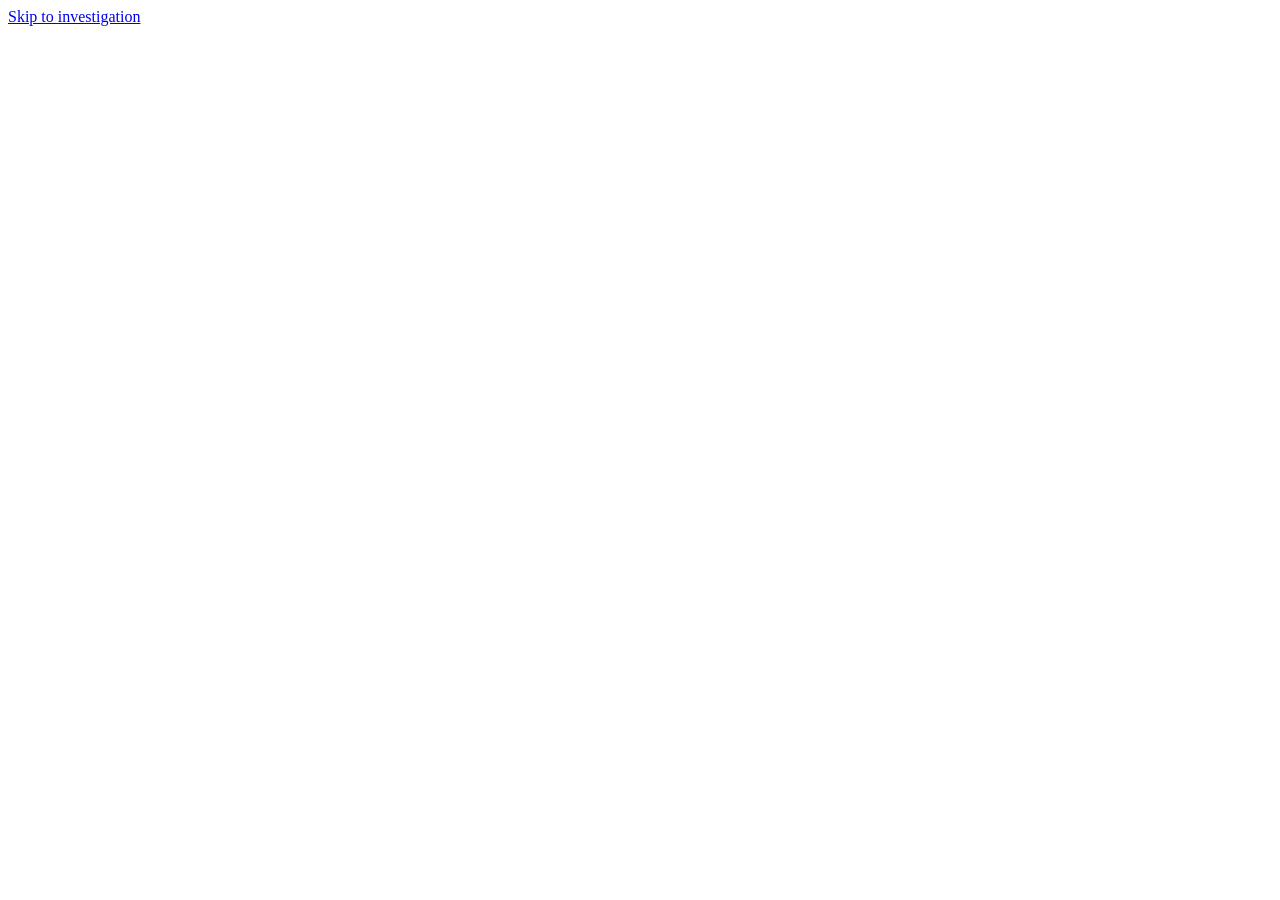
<file: powers-of-ten/src/template.html>
<!doctype html>
<html lang="en"><head><meta charset="utf-8"><meta name="viewport" content="width=device-width,initial-scale=1"><meta name="theme-color" content="#101e35"><meta name="description" content="Build a museum exhibit across microscopic and astronomical scales. A William McAda product."><title>Powers of Ten v0.2.0 · Science + Mathematics</title><link rel="icon" href="data:image/svg+xml,%3Csvg xmlns='http://www.w3.org/2000/svg' viewBox='0 0 40 40'%3E%3Crect width='40' height='40' rx='8' fill='%23101e35'/%3E%3Ctext x='6' y='28' font-size='23' fill='%236fe1ea'%3E10%3C/text%3E%3Ccircle cx='31' cy='8' r='4' fill='%23ff75ba'/%3E%3C/svg%3E"><style>/* STYLE */</style></head>
<body><a href="#main" class="skip">Skip to investigation</a><div id="app"></div><div id="notice" role="status" aria-live="polite"></div><dialog id="dialog"><div id="dialog-content"></div></dialog><div id="print-root"></div><script>/* LEGACY */</script><script>/* CORE */</script><script>/* ART */</script><script>/* UI */</script></body></html>
</file>
<file: launcher/style.css>
:root{font-family:Inter,ui-sans-serif,system-ui,-apple-system,BlinkMacSystemFont,"Segoe UI",sans-serif;color:#193e39;background:#f6f5ef;font-synthesis:none}*{box-sizing:border-box}body{margin:0}a{color:inherit}button,a{ -webkit-tap-highlight-color:transparent}button{font:inherit;cursor:pointer}button:focus-visible,a:focus-visible{outline:3px solid #c57025;outline-offset:4px}.skip{position:absolute;left:16px;top:-60px;background:white;padding:12px;z-index:3}.skip:focus{top:12px}header,main,footer{max-width:1240px;margin:auto}header{padding:28px 42px;display:flex;justify-content:space-between;align-items:center;border-bottom:1px solid #d8ddd1}.brand{display:flex;align-items:center;gap:12px;text-decoration:none;font-size:18px;font-weight:700}.brand b{color:#9baba2;font-weight:400}.mark{background:#193e39;color:#faf7e9;width:38px;height:38px;border-radius:9px;display:grid;place-content:center;font-family:Georgia,serif;font-size:26px;position:relative}.mark span{position:absolute;right:3px;top:1px;font:13px system-ui}.tag,.eyebrow{font-size:11px;letter-spacing:1.8px;font-weight:750}.tag{color:#61736a}main{padding:0 42px}.intro{display:grid;grid-template-columns:1.45fr 1fr;gap:72px;align-items:center;padding:60px 0 55px}.eyebrow{color:#5a7667;margin:0 0 20px}h1{font-family:Georgia,serif;font-size:clamp(48px,5.6vw,76px);font-weight:400;letter-spacing:-3px;line-height:1.02;margin:0 0 24px}.lead{max-width:550px;font-size:17px;line-height:1.7;color:#597067}.intro aside{background:#e6ecdf;border:1px solid #d3ddc9;border-radius:18px;padding:30px 32px;transform:rotate(1deg)}h2{font-size:23px;letter-spacing:-.5px}.intro aside h2{margin:0 0 18px}.intro ol{padding-left:22px;line-height:1.65}.intro li{padding:5px 0 5px 5px}.intro aside>p:last-child{font-size:13px;color:#61736a;margin:18px 0 0}.section-heading{display:flex;justify-content:space-between;align-items:center;margin-bottom:20px}.section-heading h2{margin:0}.section-heading p{font-size:13px;color:#65776b}.grid{display:grid;grid-template-columns:1fr 1fr;gap:26px}article{border:1px solid #d9dfd3;border-radius:18px;background:#fffef9;overflow:hidden;box-shadow:0 5px 18px #183e3905;display:flex;flex-direction:column}.art{height:225px;background:#e5e9db;overflow:hidden;border-bottom:1px solid #e1e4d9}.art img{display:block;width:100%;height:100%;object-fit:cover}.art.scale{background:#102439}.art.scale img{object-fit:contain}.card-body{padding:25px 27px 26px;flex:1;display:flex;flex-direction:column}.meta{font-size:10px;font-weight:750;letter-spacing:1.1px;color:var(--accent);display:flex;justify-content:space-between;gap:8px;margin:0 0 13px}.meta span{white-space:nowrap;color:#6f7b70;letter-spacing:0;font-weight:500}h3{font-size:26px;letter-spacing:-.65px;margin:0 0 12px}.card-body>p:not(.meta){font-size:15px;color:#627268;line-height:1.6;margin:0 0 16px;max-width:410px}.card-body>p.skills{font-size:12px;color:var(--accent);font-weight:650;margin-top:auto}.actions{display:flex;align-items:center;gap:12px;margin-top:10px}.open,button{min-height:44px;border-radius:8px;padding:12px 15px;font-size:13px;font-weight:650;border:1px solid #c9d2c5;text-decoration:none;background:#fffef9}.open{display:inline-flex;gap:16px;align-items:center}.actions button{background:#193e39;color:white;border-color:#193e39;margin-left:auto}.open:hover,button:hover{filter:brightness(.94)}.coming{display:flex;gap:22px;align-items:center;padding:26px 28px;margin:26px 0 0;border:1px dashed #bdcbbb;border-radius:14px}.coming>span:first-child{font-size:40px;color:#bd7254}.coming h3{font-size:18px;margin:0 0 6px}.coming p{font-size:14px;color:#68786c;margin:0}.coming .tag{margin-left:auto}.note{padding:32px 0 40px;max-width:820px}.note h2{font-size:17px}.note p{font-size:13px;line-height:1.75;color:#69786c}footer{display:flex;justify-content:space-between;padding:25px 42px;border-top:1px solid #d8ddd1;font-size:10px;letter-spacing:1px;color:#738174}dialog{border:0;border-radius:20px;background:#fffef9;color:#193e39;padding:36px;width:min(680px,calc(100% - 24px));max-height:95dvh;overflow:auto;text-align:center;box-shadow:0 20px 100px #0004}dialog::backdrop{background:#102e29c9}dialog .eyebrow{margin:0 32px 12px}dialog h2{font-size:30px;margin:12px 24px}dialog p{line-height:1.5}.close{position:absolute;right:12px;top:12px;border:0;background:transparent;font-size:20px}#qr{max-width:340px;width:100%;margin:20px auto;background:white}#qr svg{display:block;width:100%;height:auto}#project-url{display:block;overflow-wrap:anywhere;font-size:14px;margin-bottom:22px}.share-actions{display:flex;flex-wrap:wrap;justify-content:center;gap:10px}#status{min-height:21px;font-size:13px;margin-bottom:0}dialog.projecting,dialog:fullscreen{width:100%;height:100dvh;max-width:none;max-height:none;border-radius:0;margin:0;display:flex;flex-direction:column;align-items:center;justify-content:center;padding:24px}dialog.projecting #qr,dialog:fullscreen #qr{width:min(60vh,540px);max-width:75vw;margin:8px auto}dialog.projecting p,dialog:fullscreen p{margin:8px}dialog.projecting h2,dialog:fullscreen h2{margin:8px;font-size:clamp(24px,4vw,42px)}@media(max-width:760px){header{padding:20px}header>.tag{display:none}main{padding:0 20px}.intro{grid-template-columns:1fr;gap:25px;padding:36px 0}.intro aside{transform:none;padding:24px}.section-heading{display:block}.grid{gap:20px;grid-template-columns:1fr}.art{height:220px}.coming{padding:20px}.coming .tag{display:none}footer{padding:22px 20px;gap:20px}.card-body{padding:23px}.actions{gap:8px}.actions a,.actions button{padding:12px 10px;font-size:12px}dialog{padding:30px 18px}dialog h2{font-size:25px}.brand{font-size:16px}h1{letter-spacing:-2px}}
</file>
